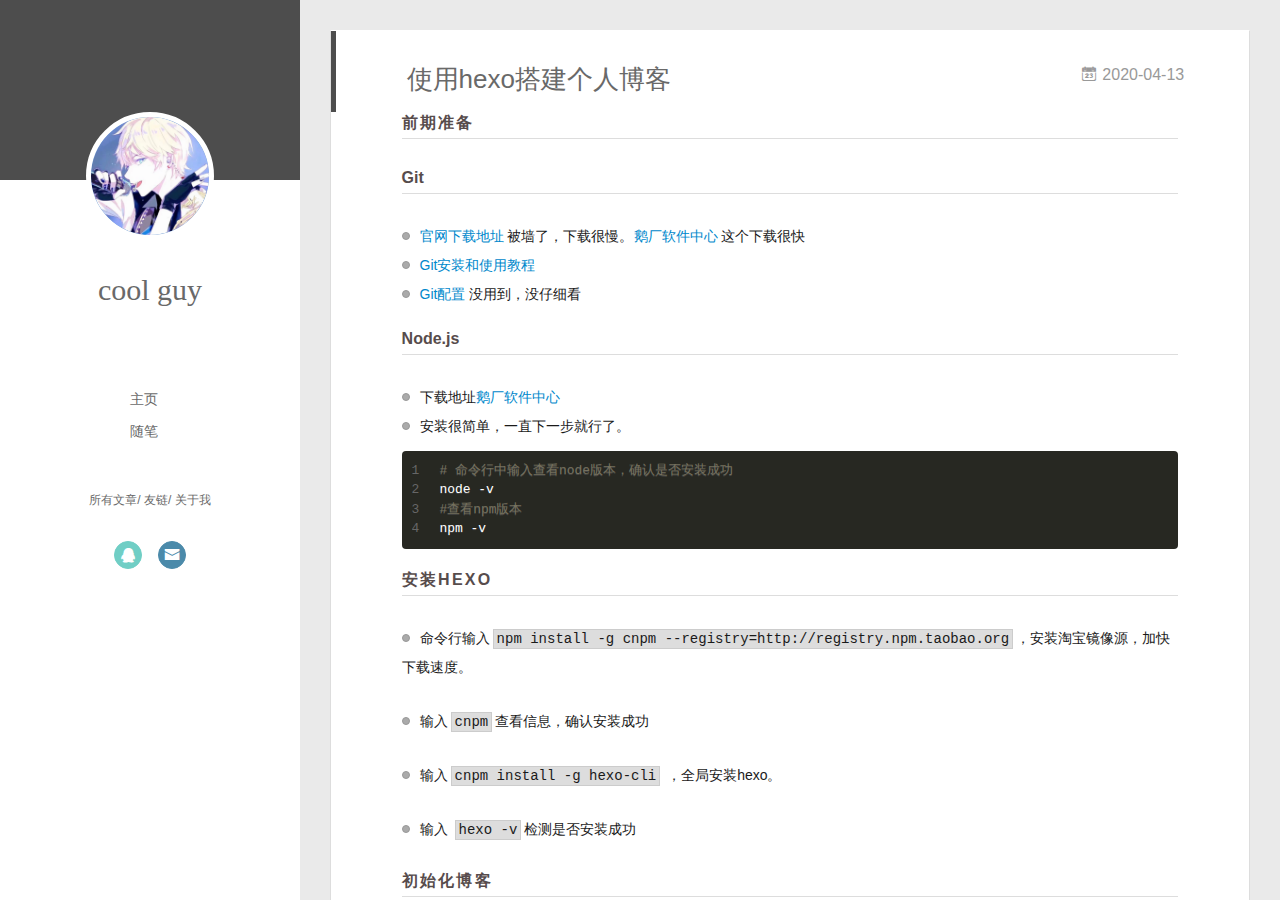
<file: index.html>
<!DOCTYPE html>
<html>
<head>
  <meta charset="utf-8">
  
  <meta name="renderer" content="webkit">
  <meta http-equiv="X-UA-Compatible" content="IE=edge" >
  <link rel="dns-prefetch" href="http://yoursite.com">
  <title>BestWebSite</title>
  <meta name="viewport" content="width=device-width, initial-scale=1, maximum-scale=1">
  <meta property="og:type" content="website">
<meta property="og:title" content="BestWebSite">
<meta property="og:url" content="http://yoursite.com/index.html">
<meta property="og:site_name" content="BestWebSite">
<meta property="og:locale" content="en_US">
<meta property="article:author" content="cool guy">
<meta name="twitter:card" content="summary">
  
    <link rel="alternative" href="/atom.xml" title="BestWebSite" type="application/atom+xml">
  
  
    <link rel="icon" href="/favicon.png">
  
  <link rel="stylesheet" type="text/css" href="/./main.0cf68a.css">
  <style type="text/css">
  
    #container.show {
      background: linear-gradient(200deg,#a0cfe4,#e8c37e);
    }
  </style>
  

  

<meta name="generator" content="Hexo 4.2.0"></head>

<body>
  <div id="container" q-class="show:isCtnShow">
    <canvas id="anm-canvas" class="anm-canvas"></canvas>
    <div class="left-col" q-class="show:isShow">
      
<div class="overlay" style="background: #4d4d4d"></div>
<div class="intrude-less">
	<header id="header" class="inner">
		<a href="/" class="profilepic">
			<img src="/assets/head.jpg" class="js-avatar">
		</a>
		<hgroup>
		  <h1 class="header-author"><a href="/">cool guy</a></h1>
		</hgroup>
		

		<nav class="header-menu">
			<ul>
			
				<li><a href="/">主页</a></li>
	        
				<li><a href="/tags/%E9%9A%8F%E7%AC%94/">随笔</a></li>
	        
			</ul>
		</nav>
		<nav class="header-smart-menu">
    		
    			
    			<a q-on="click: openSlider(e, 'innerArchive')" href="javascript:void(0)">所有文章</a>
    			
            
    			
    			<a q-on="click: openSlider(e, 'friends')" href="javascript:void(0)">友链</a>
    			
            
    			
    			<a q-on="click: openSlider(e, 'aboutme')" href="javascript:void(0)">关于我</a>
    			
            
		</nav>
		<nav class="header-nav">
			<div class="social">
				
					<a class="qq" target="_blank" href="/assets/qq.jpg" title="qq"><i class="icon-qq"></i></a>
		        
					<a class="mail" target="_blank" href="mailto:1715109157@qq.com" title="mail"><i class="icon-mail"></i></a>
		        
			</div>
		</nav>
	</header>		
</div>

    </div>
    <div class="mid-col" q-class="show:isShow,hide:isShow|isFalse">
      
<nav id="mobile-nav">
  	<div class="overlay js-overlay" style="background: #4d4d4d"></div>
	<div class="btnctn js-mobile-btnctn">
  		<div class="slider-trigger list" q-on="click: openSlider(e)"><i class="icon icon-sort"></i></div>
	</div>
	<div class="intrude-less">
		<header id="header" class="inner">
			<div class="profilepic">
				<img src="/assets/head.jpg" class="js-avatar">
			</div>
			<hgroup>
			  <h1 class="header-author js-header-author">cool guy</h1>
			</hgroup>
			
			
			
				
			
				
			
			
			
			<nav class="header-nav">
				<div class="social">
					
						<a class="qq" target="_blank" href="/assets/qq.jpg" title="qq"><i class="icon-qq"></i></a>
			        
						<a class="mail" target="_blank" href="mailto:1715109157@qq.com" title="mail"><i class="icon-mail"></i></a>
			        
				</div>
			</nav>

			<nav class="header-menu js-header-menu">
				<ul style="width: 50%">
				
				
					<li style="width: 50%"><a href="/">主页</a></li>
		        
					<li style="width: 50%"><a href="/tags/%E9%9A%8F%E7%AC%94/">随笔</a></li>
		        
				</ul>
			</nav>
		</header>				
	</div>
	<div class="mobile-mask" style="display:none" q-show="isShow"></div>
</nav>

      <div id="wrapper" class="body-wrap">
        <div class="menu-l">
          <div class="canvas-wrap">
            <canvas data-colors="#eaeaea" data-sectionHeight="100" data-contentId="js-content" id="myCanvas1" class="anm-canvas"></canvas>
          </div>
          <div id="js-content" class="content-ll">
            
  
    <article id="post-使用hexo搭建个人博客" class="article article-type-post  article-index" itemscope itemprop="blogPost">
  <div class="article-inner">
    
      <header class="article-header">
        
  
    <h1 itemprop="name">
      <a class="article-title" href="/2020/04/13/%E4%BD%BF%E7%94%A8hexo%E6%90%AD%E5%BB%BA%E4%B8%AA%E4%BA%BA%E5%8D%9A%E5%AE%A2/">使用hexo搭建个人博客</a>
    </h1>
  

        
        <a href="/2020/04/13/%E4%BD%BF%E7%94%A8hexo%E6%90%AD%E5%BB%BA%E4%B8%AA%E4%BA%BA%E5%8D%9A%E5%AE%A2/" class="archive-article-date">
  	<time datetime="2020-04-13T13:53:31.000Z" itemprop="datePublished"><i class="icon-calendar icon"></i>2020-04-13</time>
</a>
        
      </header>
    
    <div class="article-entry" itemprop="articleBody">
      
        <h4 id="前期准备"><a href="#前期准备" class="headerlink" title="前期准备"></a>前期准备</h4><h5 id="Git"><a href="#Git" class="headerlink" title="Git"></a>Git</h5><ul>
<li><a href="https://git-scm.com/" target="_blank" rel="noopener">官网下载地址</a> 被墙了，下载很慢。<a href="https://pc.qq.com/category/c13.html" target="_blank" rel="noopener">鹅厂软件中心</a> 这个下载很快</li>
<li><a href="https://www.cnblogs.com/ximiaomiao/p/7140456.html" target="_blank" rel="noopener">Git安装和使用教程</a></li>
<li><a href="http://www.xuanfengge.com/using-ssh-key-link-github-photo-tour.html" target="_blank" rel="noopener">Git配置</a> 没用到，没仔细看</li>
</ul>
<h5 id="Node-js"><a href="#Node-js" class="headerlink" title="Node.js"></a>Node.js</h5><ul>
<li>下载地址<a href="https://pc.qq.com/category/c13.html" target="_blank" rel="noopener">鹅厂软件中心</a></li>
<li>安装很简单，一直下一步就行了。</li>
</ul>
<figure class="highlight bash"><table><tr><td class="gutter"><pre><span class="line">1</span><br><span class="line">2</span><br><span class="line">3</span><br><span class="line">4</span><br></pre></td><td class="code"><pre><span class="line"><span class="comment"># 命令行中输入查看node版本，确认是否安装成功</span></span><br><span class="line">node -v   </span><br><span class="line"><span class="comment">#查看npm版本</span></span><br><span class="line">npm -v</span><br></pre></td></tr></table></figure>



<h4 id="安装hexo"><a href="#安装hexo" class="headerlink" title="安装hexo"></a>安装hexo</h4><ul>
<li><p>命令行输入<code>npm install -g cnpm --registry=http://registry.npm.taobao.org</code>，安装淘宝镜像源，加快下载速度。</p>
</li>
<li><p>输入<code>cnpm</code>查看信息，确认安装成功</p>
</li>
<li><p>输入<code>cnpm install -g hexo-cli</code> ，全局安装hexo。</p>
</li>
<li><p>输入 <code>hexo -v</code>检测是否安装成功</p>
</li>
</ul>
<h4 id="初始化博客"><a href="#初始化博客" class="headerlink" title="初始化博客"></a>初始化博客</h4><pre><code>- 在本地创建一个文件夹，命名为blog。之后的操作都在这个文件夹之内，如果出现问题可以删掉文件夹重来。
- 在blog目录下右键，点击git bash here。
- 输入 `hexo init` ，作用是初始化hexo。 这时可以看到blog目录下出现了一些文件。
- 输入`hexo s` ，启动hexo。这样就可以在http://localhost:4000 中查看网站了，按&lt;kbd&gt;Ctrl&lt;/kbd&gt; + &lt;kbd&gt;C&lt;/kbd&gt; 可以关闭。</code></pre><h4 id="创建一篇博客"><a href="#创建一篇博客" class="headerlink" title="创建一篇博客"></a>创建一篇博客</h4><ul>
<li>在blog目录下命令行输入<code>hexo new &quot;博客的标题&quot;</code> ， 创建新文章，之后可以用  Typora编写markdown文件。E:\Blog\source\_posts 这个目录下会出现一个新的.md文件。</li>
<li><code>hexo clean</code> 清理</li>
<li><code>hexo g</code> 生成</li>
<li><code>hexo s</code> 可以看到网站内多了一篇文章</li>
</ul>
<h4 id="将个人博客部署到github上"><a href="#将个人博客部署到github上" class="headerlink" title="将个人博客部署到github上"></a>将个人博客部署到github上</h4><ul>
<li><p>注册一个github账号，创建一个新的仓库，取名为 <code>你的github用户名.github.io</code> </p>
</li>
<li><p>命令 <code>cnpm install --save hexo-deployer-git</code> ， 在blog目录下安装git部署插件。</p>
<p>（后来有一次$ hexo d  时出现了 ERROR Deployer not found: git， 再安装一次就好了）</p>
</li>
<li><p>配置 blog\_config.yml 文件 ，再文件末尾添加下面几句</p>
<figure class="highlight yml"><table><tr><td class="gutter"><pre><span class="line">1</span><br><span class="line">2</span><br><span class="line">3</span><br><span class="line">4</span><br><span class="line">5</span><br><span class="line">6</span><br></pre></td><td class="code"><pre><span class="line"><span class="comment"># Deployment</span></span><br><span class="line"><span class="comment">## Docs: https://hexo.io/docs/deployment.html</span></span><br><span class="line"><span class="attr">deploy:</span></span><br><span class="line">  <span class="attr">type:</span> <span class="string">git</span></span><br><span class="line">  <span class="attr">repo:</span> <span class="string">https://github.com/YourGithubName/YourGithubName.github.io.git</span></span><br><span class="line">  <span class="attr">branch:</span> <span class="string">master</span></span><br></pre></td></tr></table></figure>
</li>
<li><p><code>git config --global user.name &quot;yourname&quot;</code> git中设置用户名。<code>git config --global user.email &quot;aa@qq.com&quot;</code> 设置邮箱。用户名和邮箱应与github账号的相同。</p>
</li>
<li><p>命令行输入<code>hexo d</code> ， 将网站部署到github仓库里。中途会询问用户名和密码，输入github中注册的账号的用户名和密码即可。</p>
</li>
<li><p>部署完成，<a href="http://YourGithubName.github.io/" target="_blank" rel="noopener">http://YourGithubName.github.io/</a> 这个网址可以访问个人博客。</p>
</li>
</ul>
<h4 id="更换博客主题"><a href="#更换博客主题" class="headerlink" title="更换博客主题"></a>更换博客主题</h4><ul>
<li><code>git clone https://github.com/litten/hexo-theme-yilia.git themes/yilia</code> ，这个命令用来下载yilia主题到themes目录下。可以到<a href="https://hexo.io/themes/" target="_blank" rel="noopener">官方网站</a>自由选择其他的博客主题下载。</li>
<li>修改hexo根目录下的 _config.yml 文件 ： theme: yilia</li>
<li><code>hexo clean</code> + <code>hexo g</code> + <code>hexo d</code> 重新查看个人博客，发现主题已经更换成功！</li>
</ul>

      

      
    </div>
    <div class="article-info article-info-index">
      
      
      

      
        <p class="article-more-link">
          <a class="article-more-a" href="/2020/04/13/%E4%BD%BF%E7%94%A8hexo%E6%90%AD%E5%BB%BA%E4%B8%AA%E4%BA%BA%E5%8D%9A%E5%AE%A2/">展开全文 >></a>
        </p>
      

      
      <div class="clearfix"></div>
    </div>
  </div>
</article>

<aside class="wrap-side-operation">
    <div class="mod-side-operation">
        
        <div class="jump-container" id="js-jump-container" style="display:none;">
            <a href="javascript:void(0)" class="mod-side-operation__jump-to-top">
                <i class="icon-font icon-back"></i>
            </a>
            <div id="js-jump-plan-container" class="jump-plan-container" style="top: -11px;">
                <i class="icon-font icon-plane jump-plane"></i>
            </div>
        </div>
        
        
    </div>
</aside>




  
    <article id="post-我的第一篇博客文章" class="article article-type-post  article-index" itemscope itemprop="blogPost">
  <div class="article-inner">
    
      <header class="article-header">
        
  
    <h1 itemprop="name">
      <a class="article-title" href="/2020/04/13/%E6%88%91%E7%9A%84%E7%AC%AC%E4%B8%80%E7%AF%87%E5%8D%9A%E5%AE%A2%E6%96%87%E7%AB%A0/">我的第一篇博客文章</a>
    </h1>
  

        
        <a href="/2020/04/13/%E6%88%91%E7%9A%84%E7%AC%AC%E4%B8%80%E7%AF%87%E5%8D%9A%E5%AE%A2%E6%96%87%E7%AB%A0/" class="archive-article-date">
  	<time datetime="2020-04-13T13:35:43.000Z" itemprop="datePublished"><i class="icon-calendar icon"></i>2020-04-13</time>
</a>
        
      </header>
    
    <div class="article-entry" itemprop="articleBody">
      
        <h3 id="我的第一篇博客文章"><a href="#我的第一篇博客文章" class="headerlink" title="我的第一篇博客文章"></a>我的第一篇博客文章</h3><h4 id="第一章"><a href="#第一章" class="headerlink" title="第一章"></a>第一章</h4><p>内容</p>
<hr>
<h4 id="第二章"><a href="#第二章" class="headerlink" title="第二章"></a>第二章</h4><p>内容</p>
<hr>
<h4 id="参考文献"><a href="#参考文献" class="headerlink" title="参考文献"></a>参考文献</h4><p><a href="http://www.baidu.com" target="_blank" rel="noopener">www.baidu.com</a></p>
<hr>

      

      
    </div>
    <div class="article-info article-info-index">
      
      
      

      
        <p class="article-more-link">
          <a class="article-more-a" href="/2020/04/13/%E6%88%91%E7%9A%84%E7%AC%AC%E4%B8%80%E7%AF%87%E5%8D%9A%E5%AE%A2%E6%96%87%E7%AB%A0/">展开全文 >></a>
        </p>
      

      
      <div class="clearfix"></div>
    </div>
  </div>
</article>

<aside class="wrap-side-operation">
    <div class="mod-side-operation">
        
        <div class="jump-container" id="js-jump-container" style="display:none;">
            <a href="javascript:void(0)" class="mod-side-operation__jump-to-top">
                <i class="icon-font icon-back"></i>
            </a>
            <div id="js-jump-plan-container" class="jump-plan-container" style="top: -11px;">
                <i class="icon-font icon-plane jump-plane"></i>
            </div>
        </div>
        
        
    </div>
</aside>




  
    <article id="post-hello-world" class="article article-type-post  article-index" itemscope itemprop="blogPost">
  <div class="article-inner">
    
      <header class="article-header">
        
  
    <h1 itemprop="name">
      <a class="article-title" href="/2020/04/11/hello-world/">Hello World</a>
    </h1>
  

        
        <a href="/2020/04/11/hello-world/" class="archive-article-date">
  	<time datetime="2020-04-11T07:18:00.422Z" itemprop="datePublished"><i class="icon-calendar icon"></i>2020-04-11</time>
</a>
        
      </header>
    
    <div class="article-entry" itemprop="articleBody">
      
        <p>Welcome to <a href="https://hexo.io/" target="_blank" rel="noopener">Hexo</a>! This is your very first post. Check <a href="https://hexo.io/docs/" target="_blank" rel="noopener">documentation</a> for more info. If you get any problems when using Hexo, you can find the answer in <a href="https://hexo.io/docs/troubleshooting.html" target="_blank" rel="noopener">troubleshooting</a> or you can ask me on <a href="https://github.com/hexojs/hexo/issues" target="_blank" rel="noopener">GitHub</a>.</p>
<h2 id="Quick-Start"><a href="#Quick-Start" class="headerlink" title="Quick Start"></a>Quick Start</h2><h3 id="Create-a-new-post"><a href="#Create-a-new-post" class="headerlink" title="Create a new post"></a>Create a new post</h3><figure class="highlight bash"><table><tr><td class="gutter"><pre><span class="line">1</span><br></pre></td><td class="code"><pre><span class="line">$ hexo new <span class="string">"My New Post"</span></span><br></pre></td></tr></table></figure>

<p>More info: <a href="https://hexo.io/docs/writing.html" target="_blank" rel="noopener">Writing</a></p>
        
      

      
    </div>
    <div class="article-info article-info-index">
      
      
      

      
        <p class="article-more-link">
          <a class="article-more-a" href="/2020/04/11/hello-world/">展开全文 >></a>
        </p>
      

      
      <div class="clearfix"></div>
    </div>
  </div>
</article>

<aside class="wrap-side-operation">
    <div class="mod-side-operation">
        
        <div class="jump-container" id="js-jump-container" style="display:none;">
            <a href="javascript:void(0)" class="mod-side-operation__jump-to-top">
                <i class="icon-font icon-back"></i>
            </a>
            <div id="js-jump-plan-container" class="jump-plan-container" style="top: -11px;">
                <i class="icon-font icon-plane jump-plane"></i>
            </div>
        </div>
        
        
    </div>
</aside>




  
  


          </div>
        </div>
      </div>
      <footer id="footer">
  <div class="outer">
    <div id="footer-info">
    	<div class="footer-left">
    		&copy; 2020 cool guy
    	</div>
      	<div class="footer-right">
      		<a href="http://hexo.io/" target="_blank">Hexo</a>  Theme <a href="https://github.com/litten/hexo-theme-yilia" target="_blank">Yilia</a> by Litten
      	</div>
    </div>
  </div>
</footer>
    </div>
    <script>
	var yiliaConfig = {
		mathjax: false,
		isHome: true,
		isPost: false,
		isArchive: false,
		isTag: false,
		isCategory: false,
		open_in_new: false,
		toc_hide_index: true,
		root: "/",
		innerArchive: true,
		showTags: false
	}
</script>

<script>!function(t){function n(e){if(r[e])return r[e].exports;var i=r[e]={exports:{},id:e,loaded:!1};return t[e].call(i.exports,i,i.exports,n),i.loaded=!0,i.exports}var r={};n.m=t,n.c=r,n.p="./",n(0)}([function(t,n,r){r(195),t.exports=r(191)},function(t,n,r){var e=r(3),i=r(52),o=r(27),u=r(28),c=r(53),f="prototype",a=function(t,n,r){var s,l,h,v,p=t&a.F,d=t&a.G,y=t&a.S,g=t&a.P,b=t&a.B,m=d?e:y?e[n]||(e[n]={}):(e[n]||{})[f],x=d?i:i[n]||(i[n]={}),w=x[f]||(x[f]={});d&&(r=n);for(s in r)l=!p&&m&&void 0!==m[s],h=(l?m:r)[s],v=b&&l?c(h,e):g&&"function"==typeof h?c(Function.call,h):h,m&&u(m,s,h,t&a.U),x[s]!=h&&o(x,s,v),g&&w[s]!=h&&(w[s]=h)};e.core=i,a.F=1,a.G=2,a.S=4,a.P=8,a.B=16,a.W=32,a.U=64,a.R=128,t.exports=a},function(t,n,r){var e=r(6);t.exports=function(t){if(!e(t))throw TypeError(t+" is not an object!");return t}},function(t,n){var r=t.exports="undefined"!=typeof window&&window.Math==Math?window:"undefined"!=typeof self&&self.Math==Math?self:Function("return this")();"number"==typeof __g&&(__g=r)},function(t,n){t.exports=function(t){try{return!!t()}catch(t){return!0}}},function(t,n){var r=t.exports="undefined"!=typeof window&&window.Math==Math?window:"undefined"!=typeof self&&self.Math==Math?self:Function("return this")();"number"==typeof __g&&(__g=r)},function(t,n){t.exports=function(t){return"object"==typeof t?null!==t:"function"==typeof t}},function(t,n,r){var e=r(126)("wks"),i=r(76),o=r(3).Symbol,u="function"==typeof o;(t.exports=function(t){return e[t]||(e[t]=u&&o[t]||(u?o:i)("Symbol."+t))}).store=e},function(t,n){var r={}.hasOwnProperty;t.exports=function(t,n){return r.call(t,n)}},function(t,n,r){var e=r(94),i=r(33);t.exports=function(t){return e(i(t))}},function(t,n,r){t.exports=!r(4)(function(){return 7!=Object.defineProperty({},"a",{get:function(){return 7}}).a})},function(t,n,r){var e=r(2),i=r(167),o=r(50),u=Object.defineProperty;n.f=r(10)?Object.defineProperty:function(t,n,r){if(e(t),n=o(n,!0),e(r),i)try{return u(t,n,r)}catch(t){}if("get"in r||"set"in r)throw TypeError("Accessors not supported!");return"value"in r&&(t[n]=r.value),t}},function(t,n,r){t.exports=!r(18)(function(){return 7!=Object.defineProperty({},"a",{get:function(){return 7}}).a})},function(t,n,r){var e=r(14),i=r(22);t.exports=r(12)?function(t,n,r){return e.f(t,n,i(1,r))}:function(t,n,r){return t[n]=r,t}},function(t,n,r){var e=r(20),i=r(58),o=r(42),u=Object.defineProperty;n.f=r(12)?Object.defineProperty:function(t,n,r){if(e(t),n=o(n,!0),e(r),i)try{return u(t,n,r)}catch(t){}if("get"in r||"set"in r)throw TypeError("Accessors not supported!");return"value"in r&&(t[n]=r.value),t}},function(t,n,r){var e=r(40)("wks"),i=r(23),o=r(5).Symbol,u="function"==typeof o;(t.exports=function(t){return e[t]||(e[t]=u&&o[t]||(u?o:i)("Symbol."+t))}).store=e},function(t,n,r){var e=r(67),i=Math.min;t.exports=function(t){return t>0?i(e(t),9007199254740991):0}},function(t,n,r){var e=r(46);t.exports=function(t){return Object(e(t))}},function(t,n){t.exports=function(t){try{return!!t()}catch(t){return!0}}},function(t,n,r){var e=r(63),i=r(34);t.exports=Object.keys||function(t){return e(t,i)}},function(t,n,r){var e=r(21);t.exports=function(t){if(!e(t))throw TypeError(t+" is not an object!");return t}},function(t,n){t.exports=function(t){return"object"==typeof t?null!==t:"function"==typeof t}},function(t,n){t.exports=function(t,n){return{enumerable:!(1&t),configurable:!(2&t),writable:!(4&t),value:n}}},function(t,n){var r=0,e=Math.random();t.exports=function(t){return"Symbol(".concat(void 0===t?"":t,")_",(++r+e).toString(36))}},function(t,n){var r={}.hasOwnProperty;t.exports=function(t,n){return r.call(t,n)}},function(t,n){var r=t.exports={version:"2.4.0"};"number"==typeof __e&&(__e=r)},function(t,n){t.exports=function(t){if("function"!=typeof t)throw TypeError(t+" is not a function!");return t}},function(t,n,r){var e=r(11),i=r(66);t.exports=r(10)?function(t,n,r){return e.f(t,n,i(1,r))}:function(t,n,r){return t[n]=r,t}},function(t,n,r){var e=r(3),i=r(27),o=r(24),u=r(76)("src"),c="toString",f=Function[c],a=(""+f).split(c);r(52).inspectSource=function(t){return f.call(t)},(t.exports=function(t,n,r,c){var f="function"==typeof r;f&&(o(r,"name")||i(r,"name",n)),t[n]!==r&&(f&&(o(r,u)||i(r,u,t[n]?""+t[n]:a.join(String(n)))),t===e?t[n]=r:c?t[n]?t[n]=r:i(t,n,r):(delete t[n],i(t,n,r)))})(Function.prototype,c,function(){return"function"==typeof this&&this[u]||f.call(this)})},function(t,n,r){var e=r(1),i=r(4),o=r(46),u=function(t,n,r,e){var i=String(o(t)),u="<"+n;return""!==r&&(u+=" "+r+'="'+String(e).replace(/"/g,"&quot;")+'"'),u+">"+i+"</"+n+">"};t.exports=function(t,n){var r={};r[t]=n(u),e(e.P+e.F*i(function(){var n=""[t]('"');return n!==n.toLowerCase()||n.split('"').length>3}),"String",r)}},function(t,n,r){var e=r(115),i=r(46);t.exports=function(t){return e(i(t))}},function(t,n,r){var e=r(116),i=r(66),o=r(30),u=r(50),c=r(24),f=r(167),a=Object.getOwnPropertyDescriptor;n.f=r(10)?a:function(t,n){if(t=o(t),n=u(n,!0),f)try{return a(t,n)}catch(t){}if(c(t,n))return i(!e.f.call(t,n),t[n])}},function(t,n,r){var e=r(24),i=r(17),o=r(145)("IE_PROTO"),u=Object.prototype;t.exports=Object.getPrototypeOf||function(t){return t=i(t),e(t,o)?t[o]:"function"==typeof t.constructor&&t instanceof t.constructor?t.constructor.prototype:t instanceof Object?u:null}},function(t,n){t.exports=function(t){if(void 0==t)throw TypeError("Can't call method on  "+t);return t}},function(t,n){t.exports="constructor,hasOwnProperty,isPrototypeOf,propertyIsEnumerable,toLocaleString,toString,valueOf".split(",")},function(t,n){t.exports={}},function(t,n){t.exports=!0},function(t,n){n.f={}.propertyIsEnumerable},function(t,n,r){var e=r(14).f,i=r(8),o=r(15)("toStringTag");t.exports=function(t,n,r){t&&!i(t=r?t:t.prototype,o)&&e(t,o,{configurable:!0,value:n})}},function(t,n,r){var e=r(40)("keys"),i=r(23);t.exports=function(t){return e[t]||(e[t]=i(t))}},function(t,n,r){var e=r(5),i="__core-js_shared__",o=e[i]||(e[i]={});t.exports=function(t){return o[t]||(o[t]={})}},function(t,n){var r=Math.ceil,e=Math.floor;t.exports=function(t){return isNaN(t=+t)?0:(t>0?e:r)(t)}},function(t,n,r){var e=r(21);t.exports=function(t,n){if(!e(t))return t;var r,i;if(n&&"function"==typeof(r=t.toString)&&!e(i=r.call(t)))return i;if("function"==typeof(r=t.valueOf)&&!e(i=r.call(t)))return i;if(!n&&"function"==typeof(r=t.toString)&&!e(i=r.call(t)))return i;throw TypeError("Can't convert object to primitive value")}},function(t,n,r){var e=r(5),i=r(25),o=r(36),u=r(44),c=r(14).f;t.exports=function(t){var n=i.Symbol||(i.Symbol=o?{}:e.Symbol||{});"_"==t.charAt(0)||t in n||c(n,t,{value:u.f(t)})}},function(t,n,r){n.f=r(15)},function(t,n){var r={}.toString;t.exports=function(t){return r.call(t).slice(8,-1)}},function(t,n){t.exports=function(t){if(void 0==t)throw TypeError("Can't call method on  "+t);return t}},function(t,n,r){var e=r(4);t.exports=function(t,n){return!!t&&e(function(){n?t.call(null,function(){},1):t.call(null)})}},function(t,n,r){var e=r(53),i=r(115),o=r(17),u=r(16),c=r(203);t.exports=function(t,n){var r=1==t,f=2==t,a=3==t,s=4==t,l=6==t,h=5==t||l,v=n||c;return function(n,c,p){for(var d,y,g=o(n),b=i(g),m=e(c,p,3),x=u(b.length),w=0,S=r?v(n,x):f?v(n,0):void 0;x>w;w++)if((h||w in b)&&(d=b[w],y=m(d,w,g),t))if(r)S[w]=y;else if(y)switch(t){case 3:return!0;case 5:return d;case 6:return w;case 2:S.push(d)}else if(s)return!1;return l?-1:a||s?s:S}}},function(t,n,r){var e=r(1),i=r(52),o=r(4);t.exports=function(t,n){var r=(i.Object||{})[t]||Object[t],u={};u[t]=n(r),e(e.S+e.F*o(function(){r(1)}),"Object",u)}},function(t,n,r){var e=r(6);t.exports=function(t,n){if(!e(t))return t;var r,i;if(n&&"function"==typeof(r=t.toString)&&!e(i=r.call(t)))return i;if("function"==typeof(r=t.valueOf)&&!e(i=r.call(t)))return i;if(!n&&"function"==typeof(r=t.toString)&&!e(i=r.call(t)))return i;throw TypeError("Can't convert object to primitive value")}},function(t,n,r){var e=r(5),i=r(25),o=r(91),u=r(13),c="prototype",f=function(t,n,r){var a,s,l,h=t&f.F,v=t&f.G,p=t&f.S,d=t&f.P,y=t&f.B,g=t&f.W,b=v?i:i[n]||(i[n]={}),m=b[c],x=v?e:p?e[n]:(e[n]||{})[c];v&&(r=n);for(a in r)(s=!h&&x&&void 0!==x[a])&&a in b||(l=s?x[a]:r[a],b[a]=v&&"function"!=typeof x[a]?r[a]:y&&s?o(l,e):g&&x[a]==l?function(t){var n=function(n,r,e){if(this instanceof t){switch(arguments.length){case 0:return new t;case 1:return new t(n);case 2:return new t(n,r)}return new t(n,r,e)}return t.apply(this,arguments)};return n[c]=t[c],n}(l):d&&"function"==typeof l?o(Function.call,l):l,d&&((b.virtual||(b.virtual={}))[a]=l,t&f.R&&m&&!m[a]&&u(m,a,l)))};f.F=1,f.G=2,f.S=4,f.P=8,f.B=16,f.W=32,f.U=64,f.R=128,t.exports=f},function(t,n){var r=t.exports={version:"2.4.0"};"number"==typeof __e&&(__e=r)},function(t,n,r){var e=r(26);t.exports=function(t,n,r){if(e(t),void 0===n)return t;switch(r){case 1:return function(r){return t.call(n,r)};case 2:return function(r,e){return t.call(n,r,e)};case 3:return function(r,e,i){return t.call(n,r,e,i)}}return function(){return t.apply(n,arguments)}}},function(t,n,r){var e=r(183),i=r(1),o=r(126)("metadata"),u=o.store||(o.store=new(r(186))),c=function(t,n,r){var i=u.get(t);if(!i){if(!r)return;u.set(t,i=new e)}var o=i.get(n);if(!o){if(!r)return;i.set(n,o=new e)}return o},f=function(t,n,r){var e=c(n,r,!1);return void 0!==e&&e.has(t)},a=function(t,n,r){var e=c(n,r,!1);return void 0===e?void 0:e.get(t)},s=function(t,n,r,e){c(r,e,!0).set(t,n)},l=function(t,n){var r=c(t,n,!1),e=[];return r&&r.forEach(function(t,n){e.push(n)}),e},h=function(t){return void 0===t||"symbol"==typeof t?t:String(t)},v=function(t){i(i.S,"Reflect",t)};t.exports={store:u,map:c,has:f,get:a,set:s,keys:l,key:h,exp:v}},function(t,n,r){"use strict";if(r(10)){var e=r(69),i=r(3),o=r(4),u=r(1),c=r(127),f=r(152),a=r(53),s=r(68),l=r(66),h=r(27),v=r(73),p=r(67),d=r(16),y=r(75),g=r(50),b=r(24),m=r(180),x=r(114),w=r(6),S=r(17),_=r(137),O=r(70),E=r(32),P=r(71).f,j=r(154),F=r(76),M=r(7),A=r(48),N=r(117),T=r(146),I=r(155),k=r(80),L=r(123),R=r(74),C=r(130),D=r(160),U=r(11),W=r(31),G=U.f,B=W.f,V=i.RangeError,z=i.TypeError,q=i.Uint8Array,K="ArrayBuffer",J="Shared"+K,Y="BYTES_PER_ELEMENT",H="prototype",$=Array[H],X=f.ArrayBuffer,Q=f.DataView,Z=A(0),tt=A(2),nt=A(3),rt=A(4),et=A(5),it=A(6),ot=N(!0),ut=N(!1),ct=I.values,ft=I.keys,at=I.entries,st=$.lastIndexOf,lt=$.reduce,ht=$.reduceRight,vt=$.join,pt=$.sort,dt=$.slice,yt=$.toString,gt=$.toLocaleString,bt=M("iterator"),mt=M("toStringTag"),xt=F("typed_constructor"),wt=F("def_constructor"),St=c.CONSTR,_t=c.TYPED,Ot=c.VIEW,Et="Wrong length!",Pt=A(1,function(t,n){return Tt(T(t,t[wt]),n)}),jt=o(function(){return 1===new q(new Uint16Array([1]).buffer)[0]}),Ft=!!q&&!!q[H].set&&o(function(){new q(1).set({})}),Mt=function(t,n){if(void 0===t)throw z(Et);var r=+t,e=d(t);if(n&&!m(r,e))throw V(Et);return e},At=function(t,n){var r=p(t);if(r<0||r%n)throw V("Wrong offset!");return r},Nt=function(t){if(w(t)&&_t in t)return t;throw z(t+" is not a typed array!")},Tt=function(t,n){if(!(w(t)&&xt in t))throw z("It is not a typed array constructor!");return new t(n)},It=function(t,n){return kt(T(t,t[wt]),n)},kt=function(t,n){for(var r=0,e=n.length,i=Tt(t,e);e>r;)i[r]=n[r++];return i},Lt=function(t,n,r){G(t,n,{get:function(){return this._d[r]}})},Rt=function(t){var n,r,e,i,o,u,c=S(t),f=arguments.length,s=f>1?arguments[1]:void 0,l=void 0!==s,h=j(c);if(void 0!=h&&!_(h)){for(u=h.call(c),e=[],n=0;!(o=u.next()).done;n++)e.push(o.value);c=e}for(l&&f>2&&(s=a(s,arguments[2],2)),n=0,r=d(c.length),i=Tt(this,r);r>n;n++)i[n]=l?s(c[n],n):c[n];return i},Ct=function(){for(var t=0,n=arguments.length,r=Tt(this,n);n>t;)r[t]=arguments[t++];return r},Dt=!!q&&o(function(){gt.call(new q(1))}),Ut=function(){return gt.apply(Dt?dt.call(Nt(this)):Nt(this),arguments)},Wt={copyWithin:function(t,n){return D.call(Nt(this),t,n,arguments.length>2?arguments[2]:void 0)},every:function(t){return rt(Nt(this),t,arguments.length>1?arguments[1]:void 0)},fill:function(t){return C.apply(Nt(this),arguments)},filter:function(t){return It(this,tt(Nt(this),t,arguments.length>1?arguments[1]:void 0))},find:function(t){return et(Nt(this),t,arguments.length>1?arguments[1]:void 0)},findIndex:function(t){return it(Nt(this),t,arguments.length>1?arguments[1]:void 0)},forEach:function(t){Z(Nt(this),t,arguments.length>1?arguments[1]:void 0)},indexOf:function(t){return ut(Nt(this),t,arguments.length>1?arguments[1]:void 0)},includes:function(t){return ot(Nt(this),t,arguments.length>1?arguments[1]:void 0)},join:function(t){return vt.apply(Nt(this),arguments)},lastIndexOf:function(t){return st.apply(Nt(this),arguments)},map:function(t){return Pt(Nt(this),t,arguments.length>1?arguments[1]:void 0)},reduce:function(t){return lt.apply(Nt(this),arguments)},reduceRight:function(t){return ht.apply(Nt(this),arguments)},reverse:function(){for(var t,n=this,r=Nt(n).length,e=Math.floor(r/2),i=0;i<e;)t=n[i],n[i++]=n[--r],n[r]=t;return n},some:function(t){return nt(Nt(this),t,arguments.length>1?arguments[1]:void 0)},sort:function(t){return pt.call(Nt(this),t)},subarray:function(t,n){var r=Nt(this),e=r.length,i=y(t,e);return new(T(r,r[wt]))(r.buffer,r.byteOffset+i*r.BYTES_PER_ELEMENT,d((void 0===n?e:y(n,e))-i))}},Gt=function(t,n){return It(this,dt.call(Nt(this),t,n))},Bt=function(t){Nt(this);var n=At(arguments[1],1),r=this.length,e=S(t),i=d(e.length),o=0;if(i+n>r)throw V(Et);for(;o<i;)this[n+o]=e[o++]},Vt={entries:function(){return at.call(Nt(this))},keys:function(){return ft.call(Nt(this))},values:function(){return ct.call(Nt(this))}},zt=function(t,n){return w(t)&&t[_t]&&"symbol"!=typeof n&&n in t&&String(+n)==String(n)},qt=function(t,n){return zt(t,n=g(n,!0))?l(2,t[n]):B(t,n)},Kt=function(t,n,r){return!(zt(t,n=g(n,!0))&&w(r)&&b(r,"value"))||b(r,"get")||b(r,"set")||r.configurable||b(r,"writable")&&!r.writable||b(r,"enumerable")&&!r.enumerable?G(t,n,r):(t[n]=r.value,t)};St||(W.f=qt,U.f=Kt),u(u.S+u.F*!St,"Object",{getOwnPropertyDescriptor:qt,defineProperty:Kt}),o(function(){yt.call({})})&&(yt=gt=function(){return vt.call(this)});var Jt=v({},Wt);v(Jt,Vt),h(Jt,bt,Vt.values),v(Jt,{slice:Gt,set:Bt,constructor:function(){},toString:yt,toLocaleString:Ut}),Lt(Jt,"buffer","b"),Lt(Jt,"byteOffset","o"),Lt(Jt,"byteLength","l"),Lt(Jt,"length","e"),G(Jt,mt,{get:function(){return this[_t]}}),t.exports=function(t,n,r,f){f=!!f;var a=t+(f?"Clamped":"")+"Array",l="Uint8Array"!=a,v="get"+t,p="set"+t,y=i[a],g=y||{},b=y&&E(y),m=!y||!c.ABV,S={},_=y&&y[H],j=function(t,r){var e=t._d;return e.v[v](r*n+e.o,jt)},F=function(t,r,e){var i=t._d;f&&(e=(e=Math.round(e))<0?0:e>255?255:255&e),i.v[p](r*n+i.o,e,jt)},M=function(t,n){G(t,n,{get:function(){return j(this,n)},set:function(t){return F(this,n,t)},enumerable:!0})};m?(y=r(function(t,r,e,i){s(t,y,a,"_d");var o,u,c,f,l=0,v=0;if(w(r)){if(!(r instanceof X||(f=x(r))==K||f==J))return _t in r?kt(y,r):Rt.call(y,r);o=r,v=At(e,n);var p=r.byteLength;if(void 0===i){if(p%n)throw V(Et);if((u=p-v)<0)throw V(Et)}else if((u=d(i)*n)+v>p)throw V(Et);c=u/n}else c=Mt(r,!0),u=c*n,o=new X(u);for(h(t,"_d",{b:o,o:v,l:u,e:c,v:new Q(o)});l<c;)M(t,l++)}),_=y[H]=O(Jt),h(_,"constructor",y)):L(function(t){new y(null),new y(t)},!0)||(y=r(function(t,r,e,i){s(t,y,a);var o;return w(r)?r instanceof X||(o=x(r))==K||o==J?void 0!==i?new g(r,At(e,n),i):void 0!==e?new g(r,At(e,n)):new g(r):_t in r?kt(y,r):Rt.call(y,r):new g(Mt(r,l))}),Z(b!==Function.prototype?P(g).concat(P(b)):P(g),function(t){t in y||h(y,t,g[t])}),y[H]=_,e||(_.constructor=y));var A=_[bt],N=!!A&&("values"==A.name||void 0==A.name),T=Vt.values;h(y,xt,!0),h(_,_t,a),h(_,Ot,!0),h(_,wt,y),(f?new y(1)[mt]==a:mt in _)||G(_,mt,{get:function(){return a}}),S[a]=y,u(u.G+u.W+u.F*(y!=g),S),u(u.S,a,{BYTES_PER_ELEMENT:n,from:Rt,of:Ct}),Y in _||h(_,Y,n),u(u.P,a,Wt),R(a),u(u.P+u.F*Ft,a,{set:Bt}),u(u.P+u.F*!N,a,Vt),u(u.P+u.F*(_.toString!=yt),a,{toString:yt}),u(u.P+u.F*o(function(){new y(1).slice()}),a,{slice:Gt}),u(u.P+u.F*(o(function(){return[1,2].toLocaleString()!=new y([1,2]).toLocaleString()})||!o(function(){_.toLocaleString.call([1,2])})),a,{toLocaleString:Ut}),k[a]=N?A:T,e||N||h(_,bt,T)}}else t.exports=function(){}},function(t,n){var r={}.toString;t.exports=function(t){return r.call(t).slice(8,-1)}},function(t,n,r){var e=r(21),i=r(5).document,o=e(i)&&e(i.createElement);t.exports=function(t){return o?i.createElement(t):{}}},function(t,n,r){t.exports=!r(12)&&!r(18)(function(){return 7!=Object.defineProperty(r(57)("div"),"a",{get:function(){return 7}}).a})},function(t,n,r){"use strict";var e=r(36),i=r(51),o=r(64),u=r(13),c=r(8),f=r(35),a=r(96),s=r(38),l=r(103),h=r(15)("iterator"),v=!([].keys&&"next"in[].keys()),p="keys",d="values",y=function(){return this};t.exports=function(t,n,r,g,b,m,x){a(r,n,g);var w,S,_,O=function(t){if(!v&&t in F)return F[t];switch(t){case p:case d:return function(){return new r(this,t)}}return function(){return new r(this,t)}},E=n+" Iterator",P=b==d,j=!1,F=t.prototype,M=F[h]||F["@@iterator"]||b&&F[b],A=M||O(b),N=b?P?O("entries"):A:void 0,T="Array"==n?F.entries||M:M;if(T&&(_=l(T.call(new t)))!==Object.prototype&&(s(_,E,!0),e||c(_,h)||u(_,h,y)),P&&M&&M.name!==d&&(j=!0,A=function(){return M.call(this)}),e&&!x||!v&&!j&&F[h]||u(F,h,A),f[n]=A,f[E]=y,b)if(w={values:P?A:O(d),keys:m?A:O(p),entries:N},x)for(S in w)S in F||o(F,S,w[S]);else i(i.P+i.F*(v||j),n,w);return w}},function(t,n,r){var e=r(20),i=r(100),o=r(34),u=r(39)("IE_PROTO"),c=function(){},f="prototype",a=function(){var t,n=r(57)("iframe"),e=o.length;for(n.style.display="none",r(93).appendChild(n),n.src="javascript:",t=n.contentWindow.document,t.open(),t.write("<script>document.F=Object<\/script>"),t.close(),a=t.F;e--;)delete a[f][o[e]];return a()};t.exports=Object.create||function(t,n){var r;return null!==t?(c[f]=e(t),r=new c,c[f]=null,r[u]=t):r=a(),void 0===n?r:i(r,n)}},function(t,n,r){var e=r(63),i=r(34).concat("length","prototype");n.f=Object.getOwnPropertyNames||function(t){return e(t,i)}},function(t,n){n.f=Object.getOwnPropertySymbols},function(t,n,r){var e=r(8),i=r(9),o=r(90)(!1),u=r(39)("IE_PROTO");t.exports=function(t,n){var r,c=i(t),f=0,a=[];for(r in c)r!=u&&e(c,r)&&a.push(r);for(;n.length>f;)e(c,r=n[f++])&&(~o(a,r)||a.push(r));return a}},function(t,n,r){t.exports=r(13)},function(t,n,r){var e=r(76)("meta"),i=r(6),o=r(24),u=r(11).f,c=0,f=Object.isExtensible||function(){return!0},a=!r(4)(function(){return f(Object.preventExtensions({}))}),s=function(t){u(t,e,{value:{i:"O"+ ++c,w:{}}})},l=function(t,n){if(!i(t))return"symbol"==typeof t?t:("string"==typeof t?"S":"P")+t;if(!o(t,e)){if(!f(t))return"F";if(!n)return"E";s(t)}return t[e].i},h=function(t,n){if(!o(t,e)){if(!f(t))return!0;if(!n)return!1;s(t)}return t[e].w},v=function(t){return a&&p.NEED&&f(t)&&!o(t,e)&&s(t),t},p=t.exports={KEY:e,NEED:!1,fastKey:l,getWeak:h,onFreeze:v}},function(t,n){t.exports=function(t,n){return{enumerable:!(1&t),configurable:!(2&t),writable:!(4&t),value:n}}},function(t,n){var r=Math.ceil,e=Math.floor;t.exports=function(t){return isNaN(t=+t)?0:(t>0?e:r)(t)}},function(t,n){t.exports=function(t,n,r,e){if(!(t instanceof n)||void 0!==e&&e in t)throw TypeError(r+": incorrect invocation!");return t}},function(t,n){t.exports=!1},function(t,n,r){var e=r(2),i=r(173),o=r(133),u=r(145)("IE_PROTO"),c=function(){},f="prototype",a=function(){var t,n=r(132)("iframe"),e=o.length;for(n.style.display="none",r(135).appendChild(n),n.src="javascript:",t=n.contentWindow.document,t.open(),t.write("<script>document.F=Object<\/script>"),t.close(),a=t.F;e--;)delete a[f][o[e]];return a()};t.exports=Object.create||function(t,n){var r;return null!==t?(c[f]=e(t),r=new c,c[f]=null,r[u]=t):r=a(),void 0===n?r:i(r,n)}},function(t,n,r){var e=r(175),i=r(133).concat("length","prototype");n.f=Object.getOwnPropertyNames||function(t){return e(t,i)}},function(t,n,r){var e=r(175),i=r(133);t.exports=Object.keys||function(t){return e(t,i)}},function(t,n,r){var e=r(28);t.exports=function(t,n,r){for(var i in n)e(t,i,n[i],r);return t}},function(t,n,r){"use strict";var e=r(3),i=r(11),o=r(10),u=r(7)("species");t.exports=function(t){var n=e[t];o&&n&&!n[u]&&i.f(n,u,{configurable:!0,get:function(){return this}})}},function(t,n,r){var e=r(67),i=Math.max,o=Math.min;t.exports=function(t,n){return t=e(t),t<0?i(t+n,0):o(t,n)}},function(t,n){var r=0,e=Math.random();t.exports=function(t){return"Symbol(".concat(void 0===t?"":t,")_",(++r+e).toString(36))}},function(t,n,r){var e=r(33);t.exports=function(t){return Object(e(t))}},function(t,n,r){var e=r(7)("unscopables"),i=Array.prototype;void 0==i[e]&&r(27)(i,e,{}),t.exports=function(t){i[e][t]=!0}},function(t,n,r){var e=r(53),i=r(169),o=r(137),u=r(2),c=r(16),f=r(154),a={},s={},n=t.exports=function(t,n,r,l,h){var v,p,d,y,g=h?function(){return t}:f(t),b=e(r,l,n?2:1),m=0;if("function"!=typeof g)throw TypeError(t+" is not iterable!");if(o(g)){for(v=c(t.length);v>m;m++)if((y=n?b(u(p=t[m])[0],p[1]):b(t[m]))===a||y===s)return y}else for(d=g.call(t);!(p=d.next()).done;)if((y=i(d,b,p.value,n))===a||y===s)return y};n.BREAK=a,n.RETURN=s},function(t,n){t.exports={}},function(t,n,r){var e=r(11).f,i=r(24),o=r(7)("toStringTag");t.exports=function(t,n,r){t&&!i(t=r?t:t.prototype,o)&&e(t,o,{configurable:!0,value:n})}},function(t,n,r){var e=r(1),i=r(46),o=r(4),u=r(150),c="["+u+"]",f="​",a=RegExp("^"+c+c+"*"),s=RegExp(c+c+"*$"),l=function(t,n,r){var i={},c=o(function(){return!!u[t]()||f[t]()!=f}),a=i[t]=c?n(h):u[t];r&&(i[r]=a),e(e.P+e.F*c,"String",i)},h=l.trim=function(t,n){return t=String(i(t)),1&n&&(t=t.replace(a,"")),2&n&&(t=t.replace(s,"")),t};t.exports=l},function(t,n,r){t.exports={default:r(86),__esModule:!0}},function(t,n,r){t.exports={default:r(87),__esModule:!0}},function(t,n,r){"use strict";function e(t){return t&&t.__esModule?t:{default:t}}n.__esModule=!0;var i=r(84),o=e(i),u=r(83),c=e(u),f="function"==typeof c.default&&"symbol"==typeof o.default?function(t){return typeof t}:function(t){return t&&"function"==typeof c.default&&t.constructor===c.default&&t!==c.default.prototype?"symbol":typeof t};n.default="function"==typeof c.default&&"symbol"===f(o.default)?function(t){return void 0===t?"undefined":f(t)}:function(t){return t&&"function"==typeof c.default&&t.constructor===c.default&&t!==c.default.prototype?"symbol":void 0===t?"undefined":f(t)}},function(t,n,r){r(110),r(108),r(111),r(112),t.exports=r(25).Symbol},function(t,n,r){r(109),r(113),t.exports=r(44).f("iterator")},function(t,n){t.exports=function(t){if("function"!=typeof t)throw TypeError(t+" is not a function!");return t}},function(t,n){t.exports=function(){}},function(t,n,r){var e=r(9),i=r(106),o=r(105);t.exports=function(t){return function(n,r,u){var c,f=e(n),a=i(f.length),s=o(u,a);if(t&&r!=r){for(;a>s;)if((c=f[s++])!=c)return!0}else for(;a>s;s++)if((t||s in f)&&f[s]===r)return t||s||0;return!t&&-1}}},function(t,n,r){var e=r(88);t.exports=function(t,n,r){if(e(t),void 0===n)return t;switch(r){case 1:return function(r){return t.call(n,r)};case 2:return function(r,e){return t.call(n,r,e)};case 3:return function(r,e,i){return t.call(n,r,e,i)}}return function(){return t.apply(n,arguments)}}},function(t,n,r){var e=r(19),i=r(62),o=r(37);t.exports=function(t){var n=e(t),r=i.f;if(r)for(var u,c=r(t),f=o.f,a=0;c.length>a;)f.call(t,u=c[a++])&&n.push(u);return n}},function(t,n,r){t.exports=r(5).document&&document.documentElement},function(t,n,r){var e=r(56);t.exports=Object("z").propertyIsEnumerable(0)?Object:function(t){return"String"==e(t)?t.split(""):Object(t)}},function(t,n,r){var e=r(56);t.exports=Array.isArray||function(t){return"Array"==e(t)}},function(t,n,r){"use strict";var e=r(60),i=r(22),o=r(38),u={};r(13)(u,r(15)("iterator"),function(){return this}),t.exports=function(t,n,r){t.prototype=e(u,{next:i(1,r)}),o(t,n+" Iterator")}},function(t,n){t.exports=function(t,n){return{value:n,done:!!t}}},function(t,n,r){var e=r(19),i=r(9);t.exports=function(t,n){for(var r,o=i(t),u=e(o),c=u.length,f=0;c>f;)if(o[r=u[f++]]===n)return r}},function(t,n,r){var e=r(23)("meta"),i=r(21),o=r(8),u=r(14).f,c=0,f=Object.isExtensible||function(){return!0},a=!r(18)(function(){return f(Object.preventExtensions({}))}),s=function(t){u(t,e,{value:{i:"O"+ ++c,w:{}}})},l=function(t,n){if(!i(t))return"symbol"==typeof t?t:("string"==typeof t?"S":"P")+t;if(!o(t,e)){if(!f(t))return"F";if(!n)return"E";s(t)}return t[e].i},h=function(t,n){if(!o(t,e)){if(!f(t))return!0;if(!n)return!1;s(t)}return t[e].w},v=function(t){return a&&p.NEED&&f(t)&&!o(t,e)&&s(t),t},p=t.exports={KEY:e,NEED:!1,fastKey:l,getWeak:h,onFreeze:v}},function(t,n,r){var e=r(14),i=r(20),o=r(19);t.exports=r(12)?Object.defineProperties:function(t,n){i(t);for(var r,u=o(n),c=u.length,f=0;c>f;)e.f(t,r=u[f++],n[r]);return t}},function(t,n,r){var e=r(37),i=r(22),o=r(9),u=r(42),c=r(8),f=r(58),a=Object.getOwnPropertyDescriptor;n.f=r(12)?a:function(t,n){if(t=o(t),n=u(n,!0),f)try{return a(t,n)}catch(t){}if(c(t,n))return i(!e.f.call(t,n),t[n])}},function(t,n,r){var e=r(9),i=r(61).f,o={}.toString,u="object"==typeof window&&window&&Object.getOwnPropertyNames?Object.getOwnPropertyNames(window):[],c=function(t){try{return i(t)}catch(t){return u.slice()}};t.exports.f=function(t){return u&&"[object Window]"==o.call(t)?c(t):i(e(t))}},function(t,n,r){var e=r(8),i=r(77),o=r(39)("IE_PROTO"),u=Object.prototype;t.exports=Object.getPrototypeOf||function(t){return t=i(t),e(t,o)?t[o]:"function"==typeof t.constructor&&t instanceof t.constructor?t.constructor.prototype:t instanceof Object?u:null}},function(t,n,r){var e=r(41),i=r(33);t.exports=function(t){return function(n,r){var o,u,c=String(i(n)),f=e(r),a=c.length;return f<0||f>=a?t?"":void 0:(o=c.charCodeAt(f),o<55296||o>56319||f+1===a||(u=c.charCodeAt(f+1))<56320||u>57343?t?c.charAt(f):o:t?c.slice(f,f+2):u-56320+(o-55296<<10)+65536)}}},function(t,n,r){var e=r(41),i=Math.max,o=Math.min;t.exports=function(t,n){return t=e(t),t<0?i(t+n,0):o(t,n)}},function(t,n,r){var e=r(41),i=Math.min;t.exports=function(t){return t>0?i(e(t),9007199254740991):0}},function(t,n,r){"use strict";var e=r(89),i=r(97),o=r(35),u=r(9);t.exports=r(59)(Array,"Array",function(t,n){this._t=u(t),this._i=0,this._k=n},function(){var t=this._t,n=this._k,r=this._i++;return!t||r>=t.length?(this._t=void 0,i(1)):"keys"==n?i(0,r):"values"==n?i(0,t[r]):i(0,[r,t[r]])},"values"),o.Arguments=o.Array,e("keys"),e("values"),e("entries")},function(t,n){},function(t,n,r){"use strict";var e=r(104)(!0);r(59)(String,"String",function(t){this._t=String(t),this._i=0},function(){var t,n=this._t,r=this._i;return r>=n.length?{value:void 0,done:!0}:(t=e(n,r),this._i+=t.length,{value:t,done:!1})})},function(t,n,r){"use strict";var e=r(5),i=r(8),o=r(12),u=r(51),c=r(64),f=r(99).KEY,a=r(18),s=r(40),l=r(38),h=r(23),v=r(15),p=r(44),d=r(43),y=r(98),g=r(92),b=r(95),m=r(20),x=r(9),w=r(42),S=r(22),_=r(60),O=r(102),E=r(101),P=r(14),j=r(19),F=E.f,M=P.f,A=O.f,N=e.Symbol,T=e.JSON,I=T&&T.stringify,k="prototype",L=v("_hidden"),R=v("toPrimitive"),C={}.propertyIsEnumerable,D=s("symbol-registry"),U=s("symbols"),W=s("op-symbols"),G=Object[k],B="function"==typeof N,V=e.QObject,z=!V||!V[k]||!V[k].findChild,q=o&&a(function(){return 7!=_(M({},"a",{get:function(){return M(this,"a",{value:7}).a}})).a})?function(t,n,r){var e=F(G,n);e&&delete G[n],M(t,n,r),e&&t!==G&&M(G,n,e)}:M,K=function(t){var n=U[t]=_(N[k]);return n._k=t,n},J=B&&"symbol"==typeof N.iterator?function(t){return"symbol"==typeof t}:function(t){return t instanceof N},Y=function(t,n,r){return t===G&&Y(W,n,r),m(t),n=w(n,!0),m(r),i(U,n)?(r.enumerable?(i(t,L)&&t[L][n]&&(t[L][n]=!1),r=_(r,{enumerable:S(0,!1)})):(i(t,L)||M(t,L,S(1,{})),t[L][n]=!0),q(t,n,r)):M(t,n,r)},H=function(t,n){m(t);for(var r,e=g(n=x(n)),i=0,o=e.length;o>i;)Y(t,r=e[i++],n[r]);return t},$=function(t,n){return void 0===n?_(t):H(_(t),n)},X=function(t){var n=C.call(this,t=w(t,!0));return!(this===G&&i(U,t)&&!i(W,t))&&(!(n||!i(this,t)||!i(U,t)||i(this,L)&&this[L][t])||n)},Q=function(t,n){if(t=x(t),n=w(n,!0),t!==G||!i(U,n)||i(W,n)){var r=F(t,n);return!r||!i(U,n)||i(t,L)&&t[L][n]||(r.enumerable=!0),r}},Z=function(t){for(var n,r=A(x(t)),e=[],o=0;r.length>o;)i(U,n=r[o++])||n==L||n==f||e.push(n);return e},tt=function(t){for(var n,r=t===G,e=A(r?W:x(t)),o=[],u=0;e.length>u;)!i(U,n=e[u++])||r&&!i(G,n)||o.push(U[n]);return o};B||(N=function(){if(this instanceof N)throw TypeError("Symbol is not a constructor!");var t=h(arguments.length>0?arguments[0]:void 0),n=function(r){this===G&&n.call(W,r),i(this,L)&&i(this[L],t)&&(this[L][t]=!1),q(this,t,S(1,r))};return o&&z&&q(G,t,{configurable:!0,set:n}),K(t)},c(N[k],"toString",function(){return this._k}),E.f=Q,P.f=Y,r(61).f=O.f=Z,r(37).f=X,r(62).f=tt,o&&!r(36)&&c(G,"propertyIsEnumerable",X,!0),p.f=function(t){return K(v(t))}),u(u.G+u.W+u.F*!B,{Symbol:N});for(var nt="hasInstance,isConcatSpreadable,iterator,match,replace,search,species,split,toPrimitive,toStringTag,unscopables".split(","),rt=0;nt.length>rt;)v(nt[rt++]);for(var nt=j(v.store),rt=0;nt.length>rt;)d(nt[rt++]);u(u.S+u.F*!B,"Symbol",{for:function(t){return i(D,t+="")?D[t]:D[t]=N(t)},keyFor:function(t){if(J(t))return y(D,t);throw TypeError(t+" is not a symbol!")},useSetter:function(){z=!0},useSimple:function(){z=!1}}),u(u.S+u.F*!B,"Object",{create:$,defineProperty:Y,defineProperties:H,getOwnPropertyDescriptor:Q,getOwnPropertyNames:Z,getOwnPropertySymbols:tt}),T&&u(u.S+u.F*(!B||a(function(){var t=N();return"[null]"!=I([t])||"{}"!=I({a:t})||"{}"!=I(Object(t))})),"JSON",{stringify:function(t){if(void 0!==t&&!J(t)){for(var n,r,e=[t],i=1;arguments.length>i;)e.push(arguments[i++]);return n=e[1],"function"==typeof n&&(r=n),!r&&b(n)||(n=function(t,n){if(r&&(n=r.call(this,t,n)),!J(n))return n}),e[1]=n,I.apply(T,e)}}}),N[k][R]||r(13)(N[k],R,N[k].valueOf),l(N,"Symbol"),l(Math,"Math",!0),l(e.JSON,"JSON",!0)},function(t,n,r){r(43)("asyncIterator")},function(t,n,r){r(43)("observable")},function(t,n,r){r(107);for(var e=r(5),i=r(13),o=r(35),u=r(15)("toStringTag"),c=["NodeList","DOMTokenList","MediaList","StyleSheetList","CSSRuleList"],f=0;f<5;f++){var a=c[f],s=e[a],l=s&&s.prototype;l&&!l[u]&&i(l,u,a),o[a]=o.Array}},function(t,n,r){var e=r(45),i=r(7)("toStringTag"),o="Arguments"==e(function(){return arguments}()),u=function(t,n){try{return t[n]}catch(t){}};t.exports=function(t){var n,r,c;return void 0===t?"Undefined":null===t?"Null":"string"==typeof(r=u(n=Object(t),i))?r:o?e(n):"Object"==(c=e(n))&&"function"==typeof n.callee?"Arguments":c}},function(t,n,r){var e=r(45);t.exports=Object("z").propertyIsEnumerable(0)?Object:function(t){return"String"==e(t)?t.split(""):Object(t)}},function(t,n){n.f={}.propertyIsEnumerable},function(t,n,r){var e=r(30),i=r(16),o=r(75);t.exports=function(t){return function(n,r,u){var c,f=e(n),a=i(f.length),s=o(u,a);if(t&&r!=r){for(;a>s;)if((c=f[s++])!=c)return!0}else for(;a>s;s++)if((t||s in f)&&f[s]===r)return t||s||0;return!t&&-1}}},function(t,n,r){"use strict";var e=r(3),i=r(1),o=r(28),u=r(73),c=r(65),f=r(79),a=r(68),s=r(6),l=r(4),h=r(123),v=r(81),p=r(136);t.exports=function(t,n,r,d,y,g){var b=e[t],m=b,x=y?"set":"add",w=m&&m.prototype,S={},_=function(t){var n=w[t];o(w,t,"delete"==t?function(t){return!(g&&!s(t))&&n.call(this,0===t?0:t)}:"has"==t?function(t){return!(g&&!s(t))&&n.call(this,0===t?0:t)}:"get"==t?function(t){return g&&!s(t)?void 0:n.call(this,0===t?0:t)}:"add"==t?function(t){return n.call(this,0===t?0:t),this}:function(t,r){return n.call(this,0===t?0:t,r),this})};if("function"==typeof m&&(g||w.forEach&&!l(function(){(new m).entries().next()}))){var O=new m,E=O[x](g?{}:-0,1)!=O,P=l(function(){O.has(1)}),j=h(function(t){new m(t)}),F=!g&&l(function(){for(var t=new m,n=5;n--;)t[x](n,n);return!t.has(-0)});j||(m=n(function(n,r){a(n,m,t);var e=p(new b,n,m);return void 0!=r&&f(r,y,e[x],e),e}),m.prototype=w,w.constructor=m),(P||F)&&(_("delete"),_("has"),y&&_("get")),(F||E)&&_(x),g&&w.clear&&delete w.clear}else m=d.getConstructor(n,t,y,x),u(m.prototype,r),c.NEED=!0;return v(m,t),S[t]=m,i(i.G+i.W+i.F*(m!=b),S),g||d.setStrong(m,t,y),m}},function(t,n,r){"use strict";var e=r(27),i=r(28),o=r(4),u=r(46),c=r(7);t.exports=function(t,n,r){var f=c(t),a=r(u,f,""[t]),s=a[0],l=a[1];o(function(){var n={};return n[f]=function(){return 7},7!=""[t](n)})&&(i(String.prototype,t,s),e(RegExp.prototype,f,2==n?function(t,n){return l.call(t,this,n)}:function(t){return l.call(t,this)}))}
},function(t,n,r){"use strict";var e=r(2);t.exports=function(){var t=e(this),n="";return t.global&&(n+="g"),t.ignoreCase&&(n+="i"),t.multiline&&(n+="m"),t.unicode&&(n+="u"),t.sticky&&(n+="y"),n}},function(t,n){t.exports=function(t,n,r){var e=void 0===r;switch(n.length){case 0:return e?t():t.call(r);case 1:return e?t(n[0]):t.call(r,n[0]);case 2:return e?t(n[0],n[1]):t.call(r,n[0],n[1]);case 3:return e?t(n[0],n[1],n[2]):t.call(r,n[0],n[1],n[2]);case 4:return e?t(n[0],n[1],n[2],n[3]):t.call(r,n[0],n[1],n[2],n[3])}return t.apply(r,n)}},function(t,n,r){var e=r(6),i=r(45),o=r(7)("match");t.exports=function(t){var n;return e(t)&&(void 0!==(n=t[o])?!!n:"RegExp"==i(t))}},function(t,n,r){var e=r(7)("iterator"),i=!1;try{var o=[7][e]();o.return=function(){i=!0},Array.from(o,function(){throw 2})}catch(t){}t.exports=function(t,n){if(!n&&!i)return!1;var r=!1;try{var o=[7],u=o[e]();u.next=function(){return{done:r=!0}},o[e]=function(){return u},t(o)}catch(t){}return r}},function(t,n,r){t.exports=r(69)||!r(4)(function(){var t=Math.random();__defineSetter__.call(null,t,function(){}),delete r(3)[t]})},function(t,n){n.f=Object.getOwnPropertySymbols},function(t,n,r){var e=r(3),i="__core-js_shared__",o=e[i]||(e[i]={});t.exports=function(t){return o[t]||(o[t]={})}},function(t,n,r){for(var e,i=r(3),o=r(27),u=r(76),c=u("typed_array"),f=u("view"),a=!(!i.ArrayBuffer||!i.DataView),s=a,l=0,h="Int8Array,Uint8Array,Uint8ClampedArray,Int16Array,Uint16Array,Int32Array,Uint32Array,Float32Array,Float64Array".split(",");l<9;)(e=i[h[l++]])?(o(e.prototype,c,!0),o(e.prototype,f,!0)):s=!1;t.exports={ABV:a,CONSTR:s,TYPED:c,VIEW:f}},function(t,n){"use strict";var r={versions:function(){var t=window.navigator.userAgent;return{trident:t.indexOf("Trident")>-1,presto:t.indexOf("Presto")>-1,webKit:t.indexOf("AppleWebKit")>-1,gecko:t.indexOf("Gecko")>-1&&-1==t.indexOf("KHTML"),mobile:!!t.match(/AppleWebKit.*Mobile.*/),ios:!!t.match(/\(i[^;]+;( U;)? CPU.+Mac OS X/),android:t.indexOf("Android")>-1||t.indexOf("Linux")>-1,iPhone:t.indexOf("iPhone")>-1||t.indexOf("Mac")>-1,iPad:t.indexOf("iPad")>-1,webApp:-1==t.indexOf("Safari"),weixin:-1==t.indexOf("MicroMessenger")}}()};t.exports=r},function(t,n,r){"use strict";var e=r(85),i=function(t){return t&&t.__esModule?t:{default:t}}(e),o=function(){function t(t,n,e){return n||e?String.fromCharCode(n||e):r[t]||t}function n(t){return e[t]}var r={"&quot;":'"',"&lt;":"<","&gt;":">","&amp;":"&","&nbsp;":" "},e={};for(var u in r)e[r[u]]=u;return r["&apos;"]="'",e["'"]="&#39;",{encode:function(t){return t?(""+t).replace(/['<> "&]/g,n).replace(/\r?\n/g,"<br/>").replace(/\s/g,"&nbsp;"):""},decode:function(n){return n?(""+n).replace(/<br\s*\/?>/gi,"\n").replace(/&quot;|&lt;|&gt;|&amp;|&nbsp;|&apos;|&#(\d+);|&#(\d+)/g,t).replace(/\u00a0/g," "):""},encodeBase16:function(t){if(!t)return t;t+="";for(var n=[],r=0,e=t.length;e>r;r++)n.push(t.charCodeAt(r).toString(16).toUpperCase());return n.join("")},encodeBase16forJSON:function(t){if(!t)return t;t=t.replace(/[\u4E00-\u9FBF]/gi,function(t){return escape(t).replace("%u","\\u")});for(var n=[],r=0,e=t.length;e>r;r++)n.push(t.charCodeAt(r).toString(16).toUpperCase());return n.join("")},decodeBase16:function(t){if(!t)return t;t+="";for(var n=[],r=0,e=t.length;e>r;r+=2)n.push(String.fromCharCode("0x"+t.slice(r,r+2)));return n.join("")},encodeObject:function(t){if(t instanceof Array)for(var n=0,r=t.length;r>n;n++)t[n]=o.encodeObject(t[n]);else if("object"==(void 0===t?"undefined":(0,i.default)(t)))for(var e in t)t[e]=o.encodeObject(t[e]);else if("string"==typeof t)return o.encode(t);return t},loadScript:function(t){var n=document.createElement("script");document.getElementsByTagName("body")[0].appendChild(n),n.setAttribute("src",t)},addLoadEvent:function(t){var n=window.onload;"function"!=typeof window.onload?window.onload=t:window.onload=function(){n(),t()}}}}();t.exports=o},function(t,n,r){"use strict";var e=r(17),i=r(75),o=r(16);t.exports=function(t){for(var n=e(this),r=o(n.length),u=arguments.length,c=i(u>1?arguments[1]:void 0,r),f=u>2?arguments[2]:void 0,a=void 0===f?r:i(f,r);a>c;)n[c++]=t;return n}},function(t,n,r){"use strict";var e=r(11),i=r(66);t.exports=function(t,n,r){n in t?e.f(t,n,i(0,r)):t[n]=r}},function(t,n,r){var e=r(6),i=r(3).document,o=e(i)&&e(i.createElement);t.exports=function(t){return o?i.createElement(t):{}}},function(t,n){t.exports="constructor,hasOwnProperty,isPrototypeOf,propertyIsEnumerable,toLocaleString,toString,valueOf".split(",")},function(t,n,r){var e=r(7)("match");t.exports=function(t){var n=/./;try{"/./"[t](n)}catch(r){try{return n[e]=!1,!"/./"[t](n)}catch(t){}}return!0}},function(t,n,r){t.exports=r(3).document&&document.documentElement},function(t,n,r){var e=r(6),i=r(144).set;t.exports=function(t,n,r){var o,u=n.constructor;return u!==r&&"function"==typeof u&&(o=u.prototype)!==r.prototype&&e(o)&&i&&i(t,o),t}},function(t,n,r){var e=r(80),i=r(7)("iterator"),o=Array.prototype;t.exports=function(t){return void 0!==t&&(e.Array===t||o[i]===t)}},function(t,n,r){var e=r(45);t.exports=Array.isArray||function(t){return"Array"==e(t)}},function(t,n,r){"use strict";var e=r(70),i=r(66),o=r(81),u={};r(27)(u,r(7)("iterator"),function(){return this}),t.exports=function(t,n,r){t.prototype=e(u,{next:i(1,r)}),o(t,n+" Iterator")}},function(t,n,r){"use strict";var e=r(69),i=r(1),o=r(28),u=r(27),c=r(24),f=r(80),a=r(139),s=r(81),l=r(32),h=r(7)("iterator"),v=!([].keys&&"next"in[].keys()),p="keys",d="values",y=function(){return this};t.exports=function(t,n,r,g,b,m,x){a(r,n,g);var w,S,_,O=function(t){if(!v&&t in F)return F[t];switch(t){case p:case d:return function(){return new r(this,t)}}return function(){return new r(this,t)}},E=n+" Iterator",P=b==d,j=!1,F=t.prototype,M=F[h]||F["@@iterator"]||b&&F[b],A=M||O(b),N=b?P?O("entries"):A:void 0,T="Array"==n?F.entries||M:M;if(T&&(_=l(T.call(new t)))!==Object.prototype&&(s(_,E,!0),e||c(_,h)||u(_,h,y)),P&&M&&M.name!==d&&(j=!0,A=function(){return M.call(this)}),e&&!x||!v&&!j&&F[h]||u(F,h,A),f[n]=A,f[E]=y,b)if(w={values:P?A:O(d),keys:m?A:O(p),entries:N},x)for(S in w)S in F||o(F,S,w[S]);else i(i.P+i.F*(v||j),n,w);return w}},function(t,n){var r=Math.expm1;t.exports=!r||r(10)>22025.465794806718||r(10)<22025.465794806718||-2e-17!=r(-2e-17)?function(t){return 0==(t=+t)?t:t>-1e-6&&t<1e-6?t+t*t/2:Math.exp(t)-1}:r},function(t,n){t.exports=Math.sign||function(t){return 0==(t=+t)||t!=t?t:t<0?-1:1}},function(t,n,r){var e=r(3),i=r(151).set,o=e.MutationObserver||e.WebKitMutationObserver,u=e.process,c=e.Promise,f="process"==r(45)(u);t.exports=function(){var t,n,r,a=function(){var e,i;for(f&&(e=u.domain)&&e.exit();t;){i=t.fn,t=t.next;try{i()}catch(e){throw t?r():n=void 0,e}}n=void 0,e&&e.enter()};if(f)r=function(){u.nextTick(a)};else if(o){var s=!0,l=document.createTextNode("");new o(a).observe(l,{characterData:!0}),r=function(){l.data=s=!s}}else if(c&&c.resolve){var h=c.resolve();r=function(){h.then(a)}}else r=function(){i.call(e,a)};return function(e){var i={fn:e,next:void 0};n&&(n.next=i),t||(t=i,r()),n=i}}},function(t,n,r){var e=r(6),i=r(2),o=function(t,n){if(i(t),!e(n)&&null!==n)throw TypeError(n+": can't set as prototype!")};t.exports={set:Object.setPrototypeOf||("__proto__"in{}?function(t,n,e){try{e=r(53)(Function.call,r(31).f(Object.prototype,"__proto__").set,2),e(t,[]),n=!(t instanceof Array)}catch(t){n=!0}return function(t,r){return o(t,r),n?t.__proto__=r:e(t,r),t}}({},!1):void 0),check:o}},function(t,n,r){var e=r(126)("keys"),i=r(76);t.exports=function(t){return e[t]||(e[t]=i(t))}},function(t,n,r){var e=r(2),i=r(26),o=r(7)("species");t.exports=function(t,n){var r,u=e(t).constructor;return void 0===u||void 0==(r=e(u)[o])?n:i(r)}},function(t,n,r){var e=r(67),i=r(46);t.exports=function(t){return function(n,r){var o,u,c=String(i(n)),f=e(r),a=c.length;return f<0||f>=a?t?"":void 0:(o=c.charCodeAt(f),o<55296||o>56319||f+1===a||(u=c.charCodeAt(f+1))<56320||u>57343?t?c.charAt(f):o:t?c.slice(f,f+2):u-56320+(o-55296<<10)+65536)}}},function(t,n,r){var e=r(122),i=r(46);t.exports=function(t,n,r){if(e(n))throw TypeError("String#"+r+" doesn't accept regex!");return String(i(t))}},function(t,n,r){"use strict";var e=r(67),i=r(46);t.exports=function(t){var n=String(i(this)),r="",o=e(t);if(o<0||o==1/0)throw RangeError("Count can't be negative");for(;o>0;(o>>>=1)&&(n+=n))1&o&&(r+=n);return r}},function(t,n){t.exports="\t\n\v\f\r   ᠎             　\u2028\u2029\ufeff"},function(t,n,r){var e,i,o,u=r(53),c=r(121),f=r(135),a=r(132),s=r(3),l=s.process,h=s.setImmediate,v=s.clearImmediate,p=s.MessageChannel,d=0,y={},g="onreadystatechange",b=function(){var t=+this;if(y.hasOwnProperty(t)){var n=y[t];delete y[t],n()}},m=function(t){b.call(t.data)};h&&v||(h=function(t){for(var n=[],r=1;arguments.length>r;)n.push(arguments[r++]);return y[++d]=function(){c("function"==typeof t?t:Function(t),n)},e(d),d},v=function(t){delete y[t]},"process"==r(45)(l)?e=function(t){l.nextTick(u(b,t,1))}:p?(i=new p,o=i.port2,i.port1.onmessage=m,e=u(o.postMessage,o,1)):s.addEventListener&&"function"==typeof postMessage&&!s.importScripts?(e=function(t){s.postMessage(t+"","*")},s.addEventListener("message",m,!1)):e=g in a("script")?function(t){f.appendChild(a("script"))[g]=function(){f.removeChild(this),b.call(t)}}:function(t){setTimeout(u(b,t,1),0)}),t.exports={set:h,clear:v}},function(t,n,r){"use strict";var e=r(3),i=r(10),o=r(69),u=r(127),c=r(27),f=r(73),a=r(4),s=r(68),l=r(67),h=r(16),v=r(71).f,p=r(11).f,d=r(130),y=r(81),g="ArrayBuffer",b="DataView",m="prototype",x="Wrong length!",w="Wrong index!",S=e[g],_=e[b],O=e.Math,E=e.RangeError,P=e.Infinity,j=S,F=O.abs,M=O.pow,A=O.floor,N=O.log,T=O.LN2,I="buffer",k="byteLength",L="byteOffset",R=i?"_b":I,C=i?"_l":k,D=i?"_o":L,U=function(t,n,r){var e,i,o,u=Array(r),c=8*r-n-1,f=(1<<c)-1,a=f>>1,s=23===n?M(2,-24)-M(2,-77):0,l=0,h=t<0||0===t&&1/t<0?1:0;for(t=F(t),t!=t||t===P?(i=t!=t?1:0,e=f):(e=A(N(t)/T),t*(o=M(2,-e))<1&&(e--,o*=2),t+=e+a>=1?s/o:s*M(2,1-a),t*o>=2&&(e++,o/=2),e+a>=f?(i=0,e=f):e+a>=1?(i=(t*o-1)*M(2,n),e+=a):(i=t*M(2,a-1)*M(2,n),e=0));n>=8;u[l++]=255&i,i/=256,n-=8);for(e=e<<n|i,c+=n;c>0;u[l++]=255&e,e/=256,c-=8);return u[--l]|=128*h,u},W=function(t,n,r){var e,i=8*r-n-1,o=(1<<i)-1,u=o>>1,c=i-7,f=r-1,a=t[f--],s=127&a;for(a>>=7;c>0;s=256*s+t[f],f--,c-=8);for(e=s&(1<<-c)-1,s>>=-c,c+=n;c>0;e=256*e+t[f],f--,c-=8);if(0===s)s=1-u;else{if(s===o)return e?NaN:a?-P:P;e+=M(2,n),s-=u}return(a?-1:1)*e*M(2,s-n)},G=function(t){return t[3]<<24|t[2]<<16|t[1]<<8|t[0]},B=function(t){return[255&t]},V=function(t){return[255&t,t>>8&255]},z=function(t){return[255&t,t>>8&255,t>>16&255,t>>24&255]},q=function(t){return U(t,52,8)},K=function(t){return U(t,23,4)},J=function(t,n,r){p(t[m],n,{get:function(){return this[r]}})},Y=function(t,n,r,e){var i=+r,o=l(i);if(i!=o||o<0||o+n>t[C])throw E(w);var u=t[R]._b,c=o+t[D],f=u.slice(c,c+n);return e?f:f.reverse()},H=function(t,n,r,e,i,o){var u=+r,c=l(u);if(u!=c||c<0||c+n>t[C])throw E(w);for(var f=t[R]._b,a=c+t[D],s=e(+i),h=0;h<n;h++)f[a+h]=s[o?h:n-h-1]},$=function(t,n){s(t,S,g);var r=+n,e=h(r);if(r!=e)throw E(x);return e};if(u.ABV){if(!a(function(){new S})||!a(function(){new S(.5)})){S=function(t){return new j($(this,t))};for(var X,Q=S[m]=j[m],Z=v(j),tt=0;Z.length>tt;)(X=Z[tt++])in S||c(S,X,j[X]);o||(Q.constructor=S)}var nt=new _(new S(2)),rt=_[m].setInt8;nt.setInt8(0,2147483648),nt.setInt8(1,2147483649),!nt.getInt8(0)&&nt.getInt8(1)||f(_[m],{setInt8:function(t,n){rt.call(this,t,n<<24>>24)},setUint8:function(t,n){rt.call(this,t,n<<24>>24)}},!0)}else S=function(t){var n=$(this,t);this._b=d.call(Array(n),0),this[C]=n},_=function(t,n,r){s(this,_,b),s(t,S,b);var e=t[C],i=l(n);if(i<0||i>e)throw E("Wrong offset!");if(r=void 0===r?e-i:h(r),i+r>e)throw E(x);this[R]=t,this[D]=i,this[C]=r},i&&(J(S,k,"_l"),J(_,I,"_b"),J(_,k,"_l"),J(_,L,"_o")),f(_[m],{getInt8:function(t){return Y(this,1,t)[0]<<24>>24},getUint8:function(t){return Y(this,1,t)[0]},getInt16:function(t){var n=Y(this,2,t,arguments[1]);return(n[1]<<8|n[0])<<16>>16},getUint16:function(t){var n=Y(this,2,t,arguments[1]);return n[1]<<8|n[0]},getInt32:function(t){return G(Y(this,4,t,arguments[1]))},getUint32:function(t){return G(Y(this,4,t,arguments[1]))>>>0},getFloat32:function(t){return W(Y(this,4,t,arguments[1]),23,4)},getFloat64:function(t){return W(Y(this,8,t,arguments[1]),52,8)},setInt8:function(t,n){H(this,1,t,B,n)},setUint8:function(t,n){H(this,1,t,B,n)},setInt16:function(t,n){H(this,2,t,V,n,arguments[2])},setUint16:function(t,n){H(this,2,t,V,n,arguments[2])},setInt32:function(t,n){H(this,4,t,z,n,arguments[2])},setUint32:function(t,n){H(this,4,t,z,n,arguments[2])},setFloat32:function(t,n){H(this,4,t,K,n,arguments[2])},setFloat64:function(t,n){H(this,8,t,q,n,arguments[2])}});y(S,g),y(_,b),c(_[m],u.VIEW,!0),n[g]=S,n[b]=_},function(t,n,r){var e=r(3),i=r(52),o=r(69),u=r(182),c=r(11).f;t.exports=function(t){var n=i.Symbol||(i.Symbol=o?{}:e.Symbol||{});"_"==t.charAt(0)||t in n||c(n,t,{value:u.f(t)})}},function(t,n,r){var e=r(114),i=r(7)("iterator"),o=r(80);t.exports=r(52).getIteratorMethod=function(t){if(void 0!=t)return t[i]||t["@@iterator"]||o[e(t)]}},function(t,n,r){"use strict";var e=r(78),i=r(170),o=r(80),u=r(30);t.exports=r(140)(Array,"Array",function(t,n){this._t=u(t),this._i=0,this._k=n},function(){var t=this._t,n=this._k,r=this._i++;return!t||r>=t.length?(this._t=void 0,i(1)):"keys"==n?i(0,r):"values"==n?i(0,t[r]):i(0,[r,t[r]])},"values"),o.Arguments=o.Array,e("keys"),e("values"),e("entries")},function(t,n){function r(t,n){t.classList?t.classList.add(n):t.className+=" "+n}t.exports=r},function(t,n){function r(t,n){if(t.classList)t.classList.remove(n);else{var r=new RegExp("(^|\\b)"+n.split(" ").join("|")+"(\\b|$)","gi");t.className=t.className.replace(r," ")}}t.exports=r},function(t,n){function r(){throw new Error("setTimeout has not been defined")}function e(){throw new Error("clearTimeout has not been defined")}function i(t){if(s===setTimeout)return setTimeout(t,0);if((s===r||!s)&&setTimeout)return s=setTimeout,setTimeout(t,0);try{return s(t,0)}catch(n){try{return s.call(null,t,0)}catch(n){return s.call(this,t,0)}}}function o(t){if(l===clearTimeout)return clearTimeout(t);if((l===e||!l)&&clearTimeout)return l=clearTimeout,clearTimeout(t);try{return l(t)}catch(n){try{return l.call(null,t)}catch(n){return l.call(this,t)}}}function u(){d&&v&&(d=!1,v.length?p=v.concat(p):y=-1,p.length&&c())}function c(){if(!d){var t=i(u);d=!0;for(var n=p.length;n;){for(v=p,p=[];++y<n;)v&&v[y].run();y=-1,n=p.length}v=null,d=!1,o(t)}}function f(t,n){this.fun=t,this.array=n}function a(){}var s,l,h=t.exports={};!function(){try{s="function"==typeof setTimeout?setTimeout:r}catch(t){s=r}try{l="function"==typeof clearTimeout?clearTimeout:e}catch(t){l=e}}();var v,p=[],d=!1,y=-1;h.nextTick=function(t){var n=new Array(arguments.length-1);if(arguments.length>1)for(var r=1;r<arguments.length;r++)n[r-1]=arguments[r];p.push(new f(t,n)),1!==p.length||d||i(c)},f.prototype.run=function(){this.fun.apply(null,this.array)},h.title="browser",h.browser=!0,h.env={},h.argv=[],h.version="",h.versions={},h.on=a,h.addListener=a,h.once=a,h.off=a,h.removeListener=a,h.removeAllListeners=a,h.emit=a,h.prependListener=a,h.prependOnceListener=a,h.listeners=function(t){return[]},h.binding=function(t){throw new Error("process.binding is not supported")},h.cwd=function(){return"/"},h.chdir=function(t){throw new Error("process.chdir is not supported")},h.umask=function(){return 0}},function(t,n,r){var e=r(45);t.exports=function(t,n){if("number"!=typeof t&&"Number"!=e(t))throw TypeError(n);return+t}},function(t,n,r){"use strict";var e=r(17),i=r(75),o=r(16);t.exports=[].copyWithin||function(t,n){var r=e(this),u=o(r.length),c=i(t,u),f=i(n,u),a=arguments.length>2?arguments[2]:void 0,s=Math.min((void 0===a?u:i(a,u))-f,u-c),l=1;for(f<c&&c<f+s&&(l=-1,f+=s-1,c+=s-1);s-- >0;)f in r?r[c]=r[f]:delete r[c],c+=l,f+=l;return r}},function(t,n,r){var e=r(79);t.exports=function(t,n){var r=[];return e(t,!1,r.push,r,n),r}},function(t,n,r){var e=r(26),i=r(17),o=r(115),u=r(16);t.exports=function(t,n,r,c,f){e(n);var a=i(t),s=o(a),l=u(a.length),h=f?l-1:0,v=f?-1:1;if(r<2)for(;;){if(h in s){c=s[h],h+=v;break}if(h+=v,f?h<0:l<=h)throw TypeError("Reduce of empty array with no initial value")}for(;f?h>=0:l>h;h+=v)h in s&&(c=n(c,s[h],h,a));return c}},function(t,n,r){"use strict";var e=r(26),i=r(6),o=r(121),u=[].slice,c={},f=function(t,n,r){if(!(n in c)){for(var e=[],i=0;i<n;i++)e[i]="a["+i+"]";c[n]=Function("F,a","return new F("+e.join(",")+")")}return c[n](t,r)};t.exports=Function.bind||function(t){var n=e(this),r=u.call(arguments,1),c=function(){var e=r.concat(u.call(arguments));return this instanceof c?f(n,e.length,e):o(n,e,t)};return i(n.prototype)&&(c.prototype=n.prototype),c}},function(t,n,r){"use strict";var e=r(11).f,i=r(70),o=r(73),u=r(53),c=r(68),f=r(46),a=r(79),s=r(140),l=r(170),h=r(74),v=r(10),p=r(65).fastKey,d=v?"_s":"size",y=function(t,n){var r,e=p(n);if("F"!==e)return t._i[e];for(r=t._f;r;r=r.n)if(r.k==n)return r};t.exports={getConstructor:function(t,n,r,s){var l=t(function(t,e){c(t,l,n,"_i"),t._i=i(null),t._f=void 0,t._l=void 0,t[d]=0,void 0!=e&&a(e,r,t[s],t)});return o(l.prototype,{clear:function(){for(var t=this,n=t._i,r=t._f;r;r=r.n)r.r=!0,r.p&&(r.p=r.p.n=void 0),delete n[r.i];t._f=t._l=void 0,t[d]=0},delete:function(t){var n=this,r=y(n,t);if(r){var e=r.n,i=r.p;delete n._i[r.i],r.r=!0,i&&(i.n=e),e&&(e.p=i),n._f==r&&(n._f=e),n._l==r&&(n._l=i),n[d]--}return!!r},forEach:function(t){c(this,l,"forEach");for(var n,r=u(t,arguments.length>1?arguments[1]:void 0,3);n=n?n.n:this._f;)for(r(n.v,n.k,this);n&&n.r;)n=n.p},has:function(t){return!!y(this,t)}}),v&&e(l.prototype,"size",{get:function(){return f(this[d])}}),l},def:function(t,n,r){var e,i,o=y(t,n);return o?o.v=r:(t._l=o={i:i=p(n,!0),k:n,v:r,p:e=t._l,n:void 0,r:!1},t._f||(t._f=o),e&&(e.n=o),t[d]++,"F"!==i&&(t._i[i]=o)),t},getEntry:y,setStrong:function(t,n,r){s(t,n,function(t,n){this._t=t,this._k=n,this._l=void 0},function(){for(var t=this,n=t._k,r=t._l;r&&r.r;)r=r.p;return t._t&&(t._l=r=r?r.n:t._t._f)?"keys"==n?l(0,r.k):"values"==n?l(0,r.v):l(0,[r.k,r.v]):(t._t=void 0,l(1))},r?"entries":"values",!r,!0),h(n)}}},function(t,n,r){var e=r(114),i=r(161);t.exports=function(t){return function(){if(e(this)!=t)throw TypeError(t+"#toJSON isn't generic");return i(this)}}},function(t,n,r){"use strict";var e=r(73),i=r(65).getWeak,o=r(2),u=r(6),c=r(68),f=r(79),a=r(48),s=r(24),l=a(5),h=a(6),v=0,p=function(t){return t._l||(t._l=new d)},d=function(){this.a=[]},y=function(t,n){return l(t.a,function(t){return t[0]===n})};d.prototype={get:function(t){var n=y(this,t);if(n)return n[1]},has:function(t){return!!y(this,t)},set:function(t,n){var r=y(this,t);r?r[1]=n:this.a.push([t,n])},delete:function(t){var n=h(this.a,function(n){return n[0]===t});return~n&&this.a.splice(n,1),!!~n}},t.exports={getConstructor:function(t,n,r,o){var a=t(function(t,e){c(t,a,n,"_i"),t._i=v++,t._l=void 0,void 0!=e&&f(e,r,t[o],t)});return e(a.prototype,{delete:function(t){if(!u(t))return!1;var n=i(t);return!0===n?p(this).delete(t):n&&s(n,this._i)&&delete n[this._i]},has:function(t){if(!u(t))return!1;var n=i(t);return!0===n?p(this).has(t):n&&s(n,this._i)}}),a},def:function(t,n,r){var e=i(o(n),!0);return!0===e?p(t).set(n,r):e[t._i]=r,t},ufstore:p}},function(t,n,r){t.exports=!r(10)&&!r(4)(function(){return 7!=Object.defineProperty(r(132)("div"),"a",{get:function(){return 7}}).a})},function(t,n,r){var e=r(6),i=Math.floor;t.exports=function(t){return!e(t)&&isFinite(t)&&i(t)===t}},function(t,n,r){var e=r(2);t.exports=function(t,n,r,i){try{return i?n(e(r)[0],r[1]):n(r)}catch(n){var o=t.return;throw void 0!==o&&e(o.call(t)),n}}},function(t,n){t.exports=function(t,n){return{value:n,done:!!t}}},function(t,n){t.exports=Math.log1p||function(t){return(t=+t)>-1e-8&&t<1e-8?t-t*t/2:Math.log(1+t)}},function(t,n,r){"use strict";var e=r(72),i=r(125),o=r(116),u=r(17),c=r(115),f=Object.assign;t.exports=!f||r(4)(function(){var t={},n={},r=Symbol(),e="abcdefghijklmnopqrst";return t[r]=7,e.split("").forEach(function(t){n[t]=t}),7!=f({},t)[r]||Object.keys(f({},n)).join("")!=e})?function(t,n){for(var r=u(t),f=arguments.length,a=1,s=i.f,l=o.f;f>a;)for(var h,v=c(arguments[a++]),p=s?e(v).concat(s(v)):e(v),d=p.length,y=0;d>y;)l.call(v,h=p[y++])&&(r[h]=v[h]);return r}:f},function(t,n,r){var e=r(11),i=r(2),o=r(72);t.exports=r(10)?Object.defineProperties:function(t,n){i(t);for(var r,u=o(n),c=u.length,f=0;c>f;)e.f(t,r=u[f++],n[r]);return t}},function(t,n,r){var e=r(30),i=r(71).f,o={}.toString,u="object"==typeof window&&window&&Object.getOwnPropertyNames?Object.getOwnPropertyNames(window):[],c=function(t){try{return i(t)}catch(t){return u.slice()}};t.exports.f=function(t){return u&&"[object Window]"==o.call(t)?c(t):i(e(t))}},function(t,n,r){var e=r(24),i=r(30),o=r(117)(!1),u=r(145)("IE_PROTO");t.exports=function(t,n){var r,c=i(t),f=0,a=[];for(r in c)r!=u&&e(c,r)&&a.push(r);for(;n.length>f;)e(c,r=n[f++])&&(~o(a,r)||a.push(r));return a}},function(t,n,r){var e=r(72),i=r(30),o=r(116).f;t.exports=function(t){return function(n){for(var r,u=i(n),c=e(u),f=c.length,a=0,s=[];f>a;)o.call(u,r=c[a++])&&s.push(t?[r,u[r]]:u[r]);return s}}},function(t,n,r){var e=r(71),i=r(125),o=r(2),u=r(3).Reflect;t.exports=u&&u.ownKeys||function(t){var n=e.f(o(t)),r=i.f;return r?n.concat(r(t)):n}},function(t,n,r){var e=r(3).parseFloat,i=r(82).trim;t.exports=1/e(r(150)+"-0")!=-1/0?function(t){var n=i(String(t),3),r=e(n);return 0===r&&"-"==n.charAt(0)?-0:r}:e},function(t,n,r){var e=r(3).parseInt,i=r(82).trim,o=r(150),u=/^[\-+]?0[xX]/;t.exports=8!==e(o+"08")||22!==e(o+"0x16")?function(t,n){var r=i(String(t),3);return e(r,n>>>0||(u.test(r)?16:10))}:e},function(t,n){t.exports=Object.is||function(t,n){return t===n?0!==t||1/t==1/n:t!=t&&n!=n}},function(t,n,r){var e=r(16),i=r(149),o=r(46);t.exports=function(t,n,r,u){var c=String(o(t)),f=c.length,a=void 0===r?" ":String(r),s=e(n);if(s<=f||""==a)return c;var l=s-f,h=i.call(a,Math.ceil(l/a.length));return h.length>l&&(h=h.slice(0,l)),u?h+c:c+h}},function(t,n,r){n.f=r(7)},function(t,n,r){"use strict";var e=r(164);t.exports=r(118)("Map",function(t){return function(){return t(this,arguments.length>0?arguments[0]:void 0)}},{get:function(t){var n=e.getEntry(this,t);return n&&n.v},set:function(t,n){return e.def(this,0===t?0:t,n)}},e,!0)},function(t,n,r){r(10)&&"g"!=/./g.flags&&r(11).f(RegExp.prototype,"flags",{configurable:!0,get:r(120)})},function(t,n,r){"use strict";var e=r(164);t.exports=r(118)("Set",function(t){return function(){return t(this,arguments.length>0?arguments[0]:void 0)}},{add:function(t){return e.def(this,t=0===t?0:t,t)}},e)},function(t,n,r){"use strict";var e,i=r(48)(0),o=r(28),u=r(65),c=r(172),f=r(166),a=r(6),s=u.getWeak,l=Object.isExtensible,h=f.ufstore,v={},p=function(t){return function(){return t(this,arguments.length>0?arguments[0]:void 0)}},d={get:function(t){if(a(t)){var n=s(t);return!0===n?h(this).get(t):n?n[this._i]:void 0}},set:function(t,n){return f.def(this,t,n)}},y=t.exports=r(118)("WeakMap",p,d,f,!0,!0);7!=(new y).set((Object.freeze||Object)(v),7).get(v)&&(e=f.getConstructor(p),c(e.prototype,d),u.NEED=!0,i(["delete","has","get","set"],function(t){var n=y.prototype,r=n[t];o(n,t,function(n,i){if(a(n)&&!l(n)){this._f||(this._f=new e);var o=this._f[t](n,i);return"set"==t?this:o}return r.call(this,n,i)})}))},,,,function(t,n){"use strict";function r(){var t=document.querySelector("#page-nav");if(t&&!document.querySelector("#page-nav .extend.prev")&&(t.innerHTML='<a class="extend prev disabled" rel="prev">&laquo; Prev</a>'+t.innerHTML),t&&!document.querySelector("#page-nav .extend.next")&&(t.innerHTML=t.innerHTML+'<a class="extend next disabled" rel="next">Next &raquo;</a>'),yiliaConfig&&yiliaConfig.open_in_new){document.querySelectorAll(".article-entry a:not(.article-more-a)").forEach(function(t){var n=t.getAttribute("target");n&&""!==n||t.setAttribute("target","_blank")})}if(yiliaConfig&&yiliaConfig.toc_hide_index){document.querySelectorAll(".toc-number").forEach(function(t){t.style.display="none"})}var n=document.querySelector("#js-aboutme");n&&0!==n.length&&(n.innerHTML=n.innerText)}t.exports={init:r}},function(t,n,r){"use strict";function e(t){return t&&t.__esModule?t:{default:t}}function i(t,n){var r=/\/|index.html/g;return t.replace(r,"")===n.replace(r,"")}function o(){for(var t=document.querySelectorAll(".js-header-menu li a"),n=window.location.pathname,r=0,e=t.length;r<e;r++){var o=t[r];i(n,o.getAttribute("href"))&&(0,h.default)(o,"active")}}function u(t){for(var n=t.offsetLeft,r=t.offsetParent;null!==r;)n+=r.offsetLeft,r=r.offsetParent;return n}function c(t){for(var n=t.offsetTop,r=t.offsetParent;null!==r;)n+=r.offsetTop,r=r.offsetParent;return n}function f(t,n,r,e,i){var o=u(t),f=c(t)-n;if(f-r<=i){var a=t.$newDom;a||(a=t.cloneNode(!0),(0,d.default)(t,a),t.$newDom=a,a.style.position="fixed",a.style.top=(r||f)+"px",a.style.left=o+"px",a.style.zIndex=e||2,a.style.width="100%",a.style.color="#fff"),a.style.visibility="visible",t.style.visibility="hidden"}else{t.style.visibility="visible";var s=t.$newDom;s&&(s.style.visibility="hidden")}}function a(){var t=document.querySelector(".js-overlay"),n=document.querySelector(".js-header-menu");f(t,document.body.scrollTop,-63,2,0),f(n,document.body.scrollTop,1,3,0)}function s(){document.querySelector("#container").addEventListener("scroll",function(t){a()}),window.addEventListener("scroll",function(t){a()}),a()}var l=r(156),h=e(l),v=r(157),p=(e(v),r(382)),d=e(p),y=r(128),g=e(y),b=r(190),m=e(b),x=r(129);(function(){g.default.versions.mobile&&window.screen.width<800&&(o(),s())})(),(0,x.addLoadEvent)(function(){m.default.init()}),t.exports={}},,,,function(t,n,r){(function(t){"use strict";function n(t,n,r){t[n]||Object[e](t,n,{writable:!0,configurable:!0,value:r})}if(r(381),r(391),r(198),t._babelPolyfill)throw new Error("only one instance of babel-polyfill is allowed");t._babelPolyfill=!0;var e="defineProperty";n(String.prototype,"padLeft","".padStart),n(String.prototype,"padRight","".padEnd),"pop,reverse,shift,keys,values,entries,indexOf,every,some,forEach,map,filter,find,findIndex,includes,join,slice,concat,push,splice,unshift,sort,lastIndexOf,reduce,reduceRight,copyWithin,fill".split(",").forEach(function(t){[][t]&&n(Array,t,Function.call.bind([][t]))})}).call(n,function(){return this}())},,,function(t,n,r){r(210),t.exports=r(52).RegExp.escape},,,,function(t,n,r){var e=r(6),i=r(138),o=r(7)("species");t.exports=function(t){var n;return i(t)&&(n=t.constructor,"function"!=typeof n||n!==Array&&!i(n.prototype)||(n=void 0),e(n)&&null===(n=n[o])&&(n=void 0)),void 0===n?Array:n}},function(t,n,r){var e=r(202);t.exports=function(t,n){return new(e(t))(n)}},function(t,n,r){"use strict";var e=r(2),i=r(50),o="number";t.exports=function(t){if("string"!==t&&t!==o&&"default"!==t)throw TypeError("Incorrect hint");return i(e(this),t!=o)}},function(t,n,r){var e=r(72),i=r(125),o=r(116);t.exports=function(t){var n=e(t),r=i.f;if(r)for(var u,c=r(t),f=o.f,a=0;c.length>a;)f.call(t,u=c[a++])&&n.push(u);return n}},function(t,n,r){var e=r(72),i=r(30);t.exports=function(t,n){for(var r,o=i(t),u=e(o),c=u.length,f=0;c>f;)if(o[r=u[f++]]===n)return r}},function(t,n,r){"use strict";var e=r(208),i=r(121),o=r(26);t.exports=function(){for(var t=o(this),n=arguments.length,r=Array(n),u=0,c=e._,f=!1;n>u;)(r[u]=arguments[u++])===c&&(f=!0);return function(){var e,o=this,u=arguments.length,a=0,s=0;if(!f&&!u)return i(t,r,o);if(e=r.slice(),f)for(;n>a;a++)e[a]===c&&(e[a]=arguments[s++]);for(;u>s;)e.push(arguments[s++]);return i(t,e,o)}}},function(t,n,r){t.exports=r(3)},function(t,n){t.exports=function(t,n){var r=n===Object(n)?function(t){return n[t]}:n;return function(n){return String(n).replace(t,r)}}},function(t,n,r){var e=r(1),i=r(209)(/[\\^$*+?.()|[\]{}]/g,"\\$&");e(e.S,"RegExp",{escape:function(t){return i(t)}})},function(t,n,r){var e=r(1);e(e.P,"Array",{copyWithin:r(160)}),r(78)("copyWithin")},function(t,n,r){"use strict";var e=r(1),i=r(48)(4);e(e.P+e.F*!r(47)([].every,!0),"Array",{every:function(t){return i(this,t,arguments[1])}})},function(t,n,r){var e=r(1);e(e.P,"Array",{fill:r(130)}),r(78)("fill")},function(t,n,r){"use strict";var e=r(1),i=r(48)(2);e(e.P+e.F*!r(47)([].filter,!0),"Array",{filter:function(t){return i(this,t,arguments[1])}})},function(t,n,r){"use strict";var e=r(1),i=r(48)(6),o="findIndex",u=!0;o in[]&&Array(1)[o](function(){u=!1}),e(e.P+e.F*u,"Array",{findIndex:function(t){return i(this,t,arguments.length>1?arguments[1]:void 0)}}),r(78)(o)},function(t,n,r){"use strict";var e=r(1),i=r(48)(5),o="find",u=!0;o in[]&&Array(1)[o](function(){u=!1}),e(e.P+e.F*u,"Array",{find:function(t){return i(this,t,arguments.length>1?arguments[1]:void 0)}}),r(78)(o)},function(t,n,r){"use strict";var e=r(1),i=r(48)(0),o=r(47)([].forEach,!0);e(e.P+e.F*!o,"Array",{forEach:function(t){return i(this,t,arguments[1])}})},function(t,n,r){"use strict";var e=r(53),i=r(1),o=r(17),u=r(169),c=r(137),f=r(16),a=r(131),s=r(154);i(i.S+i.F*!r(123)(function(t){Array.from(t)}),"Array",{from:function(t){var n,r,i,l,h=o(t),v="function"==typeof this?this:Array,p=arguments.length,d=p>1?arguments[1]:void 0,y=void 0!==d,g=0,b=s(h);if(y&&(d=e(d,p>2?arguments[2]:void 0,2)),void 0==b||v==Array&&c(b))for(n=f(h.length),r=new v(n);n>g;g++)a(r,g,y?d(h[g],g):h[g]);else for(l=b.call(h),r=new v;!(i=l.next()).done;g++)a(r,g,y?u(l,d,[i.value,g],!0):i.value);return r.length=g,r}})},function(t,n,r){"use strict";var e=r(1),i=r(117)(!1),o=[].indexOf,u=!!o&&1/[1].indexOf(1,-0)<0;e(e.P+e.F*(u||!r(47)(o)),"Array",{indexOf:function(t){return u?o.apply(this,arguments)||0:i(this,t,arguments[1])}})},function(t,n,r){var e=r(1);e(e.S,"Array",{isArray:r(138)})},function(t,n,r){"use strict";var e=r(1),i=r(30),o=[].join;e(e.P+e.F*(r(115)!=Object||!r(47)(o)),"Array",{join:function(t){return o.call(i(this),void 0===t?",":t)}})},function(t,n,r){"use strict";var e=r(1),i=r(30),o=r(67),u=r(16),c=[].lastIndexOf,f=!!c&&1/[1].lastIndexOf(1,-0)<0;e(e.P+e.F*(f||!r(47)(c)),"Array",{lastIndexOf:function(t){if(f)return c.apply(this,arguments)||0;var n=i(this),r=u(n.length),e=r-1;for(arguments.length>1&&(e=Math.min(e,o(arguments[1]))),e<0&&(e=r+e);e>=0;e--)if(e in n&&n[e]===t)return e||0;return-1}})},function(t,n,r){"use strict";var e=r(1),i=r(48)(1);e(e.P+e.F*!r(47)([].map,!0),"Array",{map:function(t){return i(this,t,arguments[1])}})},function(t,n,r){"use strict";var e=r(1),i=r(131);e(e.S+e.F*r(4)(function(){function t(){}return!(Array.of.call(t)instanceof t)}),"Array",{of:function(){for(var t=0,n=arguments.length,r=new("function"==typeof this?this:Array)(n);n>t;)i(r,t,arguments[t++]);return r.length=n,r}})},function(t,n,r){"use strict";var e=r(1),i=r(162);e(e.P+e.F*!r(47)([].reduceRight,!0),"Array",{reduceRight:function(t){return i(this,t,arguments.length,arguments[1],!0)}})},function(t,n,r){"use strict";var e=r(1),i=r(162);e(e.P+e.F*!r(47)([].reduce,!0),"Array",{reduce:function(t){return i(this,t,arguments.length,arguments[1],!1)}})},function(t,n,r){"use strict";var e=r(1),i=r(135),o=r(45),u=r(75),c=r(16),f=[].slice;e(e.P+e.F*r(4)(function(){i&&f.call(i)}),"Array",{slice:function(t,n){var r=c(this.length),e=o(this);if(n=void 0===n?r:n,"Array"==e)return f.call(this,t,n);for(var i=u(t,r),a=u(n,r),s=c(a-i),l=Array(s),h=0;h<s;h++)l[h]="String"==e?this.charAt(i+h):this[i+h];return l}})},function(t,n,r){"use strict";var e=r(1),i=r(48)(3);e(e.P+e.F*!r(47)([].some,!0),"Array",{some:function(t){return i(this,t,arguments[1])}})},function(t,n,r){"use strict";var e=r(1),i=r(26),o=r(17),u=r(4),c=[].sort,f=[1,2,3];e(e.P+e.F*(u(function(){f.sort(void 0)})||!u(function(){f.sort(null)})||!r(47)(c)),"Array",{sort:function(t){return void 0===t?c.call(o(this)):c.call(o(this),i(t))}})},function(t,n,r){r(74)("Array")},function(t,n,r){var e=r(1);e(e.S,"Date",{now:function(){return(new Date).getTime()}})},function(t,n,r){"use strict";var e=r(1),i=r(4),o=Date.prototype.getTime,u=function(t){return t>9?t:"0"+t};e(e.P+e.F*(i(function(){return"0385-07-25T07:06:39.999Z"!=new Date(-5e13-1).toISOString()})||!i(function(){new Date(NaN).toISOString()})),"Date",{toISOString:function(){
if(!isFinite(o.call(this)))throw RangeError("Invalid time value");var t=this,n=t.getUTCFullYear(),r=t.getUTCMilliseconds(),e=n<0?"-":n>9999?"+":"";return e+("00000"+Math.abs(n)).slice(e?-6:-4)+"-"+u(t.getUTCMonth()+1)+"-"+u(t.getUTCDate())+"T"+u(t.getUTCHours())+":"+u(t.getUTCMinutes())+":"+u(t.getUTCSeconds())+"."+(r>99?r:"0"+u(r))+"Z"}})},function(t,n,r){"use strict";var e=r(1),i=r(17),o=r(50);e(e.P+e.F*r(4)(function(){return null!==new Date(NaN).toJSON()||1!==Date.prototype.toJSON.call({toISOString:function(){return 1}})}),"Date",{toJSON:function(t){var n=i(this),r=o(n);return"number"!=typeof r||isFinite(r)?n.toISOString():null}})},function(t,n,r){var e=r(7)("toPrimitive"),i=Date.prototype;e in i||r(27)(i,e,r(204))},function(t,n,r){var e=Date.prototype,i="Invalid Date",o="toString",u=e[o],c=e.getTime;new Date(NaN)+""!=i&&r(28)(e,o,function(){var t=c.call(this);return t===t?u.call(this):i})},function(t,n,r){var e=r(1);e(e.P,"Function",{bind:r(163)})},function(t,n,r){"use strict";var e=r(6),i=r(32),o=r(7)("hasInstance"),u=Function.prototype;o in u||r(11).f(u,o,{value:function(t){if("function"!=typeof this||!e(t))return!1;if(!e(this.prototype))return t instanceof this;for(;t=i(t);)if(this.prototype===t)return!0;return!1}})},function(t,n,r){var e=r(11).f,i=r(66),o=r(24),u=Function.prototype,c="name",f=Object.isExtensible||function(){return!0};c in u||r(10)&&e(u,c,{configurable:!0,get:function(){try{var t=this,n=(""+t).match(/^\s*function ([^ (]*)/)[1];return o(t,c)||!f(t)||e(t,c,i(5,n)),n}catch(t){return""}}})},function(t,n,r){var e=r(1),i=r(171),o=Math.sqrt,u=Math.acosh;e(e.S+e.F*!(u&&710==Math.floor(u(Number.MAX_VALUE))&&u(1/0)==1/0),"Math",{acosh:function(t){return(t=+t)<1?NaN:t>94906265.62425156?Math.log(t)+Math.LN2:i(t-1+o(t-1)*o(t+1))}})},function(t,n,r){function e(t){return isFinite(t=+t)&&0!=t?t<0?-e(-t):Math.log(t+Math.sqrt(t*t+1)):t}var i=r(1),o=Math.asinh;i(i.S+i.F*!(o&&1/o(0)>0),"Math",{asinh:e})},function(t,n,r){var e=r(1),i=Math.atanh;e(e.S+e.F*!(i&&1/i(-0)<0),"Math",{atanh:function(t){return 0==(t=+t)?t:Math.log((1+t)/(1-t))/2}})},function(t,n,r){var e=r(1),i=r(142);e(e.S,"Math",{cbrt:function(t){return i(t=+t)*Math.pow(Math.abs(t),1/3)}})},function(t,n,r){var e=r(1);e(e.S,"Math",{clz32:function(t){return(t>>>=0)?31-Math.floor(Math.log(t+.5)*Math.LOG2E):32}})},function(t,n,r){var e=r(1),i=Math.exp;e(e.S,"Math",{cosh:function(t){return(i(t=+t)+i(-t))/2}})},function(t,n,r){var e=r(1),i=r(141);e(e.S+e.F*(i!=Math.expm1),"Math",{expm1:i})},function(t,n,r){var e=r(1),i=r(142),o=Math.pow,u=o(2,-52),c=o(2,-23),f=o(2,127)*(2-c),a=o(2,-126),s=function(t){return t+1/u-1/u};e(e.S,"Math",{fround:function(t){var n,r,e=Math.abs(t),o=i(t);return e<a?o*s(e/a/c)*a*c:(n=(1+c/u)*e,r=n-(n-e),r>f||r!=r?o*(1/0):o*r)}})},function(t,n,r){var e=r(1),i=Math.abs;e(e.S,"Math",{hypot:function(t,n){for(var r,e,o=0,u=0,c=arguments.length,f=0;u<c;)r=i(arguments[u++]),f<r?(e=f/r,o=o*e*e+1,f=r):r>0?(e=r/f,o+=e*e):o+=r;return f===1/0?1/0:f*Math.sqrt(o)}})},function(t,n,r){var e=r(1),i=Math.imul;e(e.S+e.F*r(4)(function(){return-5!=i(4294967295,5)||2!=i.length}),"Math",{imul:function(t,n){var r=65535,e=+t,i=+n,o=r&e,u=r&i;return 0|o*u+((r&e>>>16)*u+o*(r&i>>>16)<<16>>>0)}})},function(t,n,r){var e=r(1);e(e.S,"Math",{log10:function(t){return Math.log(t)/Math.LN10}})},function(t,n,r){var e=r(1);e(e.S,"Math",{log1p:r(171)})},function(t,n,r){var e=r(1);e(e.S,"Math",{log2:function(t){return Math.log(t)/Math.LN2}})},function(t,n,r){var e=r(1);e(e.S,"Math",{sign:r(142)})},function(t,n,r){var e=r(1),i=r(141),o=Math.exp;e(e.S+e.F*r(4)(function(){return-2e-17!=!Math.sinh(-2e-17)}),"Math",{sinh:function(t){return Math.abs(t=+t)<1?(i(t)-i(-t))/2:(o(t-1)-o(-t-1))*(Math.E/2)}})},function(t,n,r){var e=r(1),i=r(141),o=Math.exp;e(e.S,"Math",{tanh:function(t){var n=i(t=+t),r=i(-t);return n==1/0?1:r==1/0?-1:(n-r)/(o(t)+o(-t))}})},function(t,n,r){var e=r(1);e(e.S,"Math",{trunc:function(t){return(t>0?Math.floor:Math.ceil)(t)}})},function(t,n,r){"use strict";var e=r(3),i=r(24),o=r(45),u=r(136),c=r(50),f=r(4),a=r(71).f,s=r(31).f,l=r(11).f,h=r(82).trim,v="Number",p=e[v],d=p,y=p.prototype,g=o(r(70)(y))==v,b="trim"in String.prototype,m=function(t){var n=c(t,!1);if("string"==typeof n&&n.length>2){n=b?n.trim():h(n,3);var r,e,i,o=n.charCodeAt(0);if(43===o||45===o){if(88===(r=n.charCodeAt(2))||120===r)return NaN}else if(48===o){switch(n.charCodeAt(1)){case 66:case 98:e=2,i=49;break;case 79:case 111:e=8,i=55;break;default:return+n}for(var u,f=n.slice(2),a=0,s=f.length;a<s;a++)if((u=f.charCodeAt(a))<48||u>i)return NaN;return parseInt(f,e)}}return+n};if(!p(" 0o1")||!p("0b1")||p("+0x1")){p=function(t){var n=arguments.length<1?0:t,r=this;return r instanceof p&&(g?f(function(){y.valueOf.call(r)}):o(r)!=v)?u(new d(m(n)),r,p):m(n)};for(var x,w=r(10)?a(d):"MAX_VALUE,MIN_VALUE,NaN,NEGATIVE_INFINITY,POSITIVE_INFINITY,EPSILON,isFinite,isInteger,isNaN,isSafeInteger,MAX_SAFE_INTEGER,MIN_SAFE_INTEGER,parseFloat,parseInt,isInteger".split(","),S=0;w.length>S;S++)i(d,x=w[S])&&!i(p,x)&&l(p,x,s(d,x));p.prototype=y,y.constructor=p,r(28)(e,v,p)}},function(t,n,r){var e=r(1);e(e.S,"Number",{EPSILON:Math.pow(2,-52)})},function(t,n,r){var e=r(1),i=r(3).isFinite;e(e.S,"Number",{isFinite:function(t){return"number"==typeof t&&i(t)}})},function(t,n,r){var e=r(1);e(e.S,"Number",{isInteger:r(168)})},function(t,n,r){var e=r(1);e(e.S,"Number",{isNaN:function(t){return t!=t}})},function(t,n,r){var e=r(1),i=r(168),o=Math.abs;e(e.S,"Number",{isSafeInteger:function(t){return i(t)&&o(t)<=9007199254740991}})},function(t,n,r){var e=r(1);e(e.S,"Number",{MAX_SAFE_INTEGER:9007199254740991})},function(t,n,r){var e=r(1);e(e.S,"Number",{MIN_SAFE_INTEGER:-9007199254740991})},function(t,n,r){var e=r(1),i=r(178);e(e.S+e.F*(Number.parseFloat!=i),"Number",{parseFloat:i})},function(t,n,r){var e=r(1),i=r(179);e(e.S+e.F*(Number.parseInt!=i),"Number",{parseInt:i})},function(t,n,r){"use strict";var e=r(1),i=r(67),o=r(159),u=r(149),c=1..toFixed,f=Math.floor,a=[0,0,0,0,0,0],s="Number.toFixed: incorrect invocation!",l="0",h=function(t,n){for(var r=-1,e=n;++r<6;)e+=t*a[r],a[r]=e%1e7,e=f(e/1e7)},v=function(t){for(var n=6,r=0;--n>=0;)r+=a[n],a[n]=f(r/t),r=r%t*1e7},p=function(){for(var t=6,n="";--t>=0;)if(""!==n||0===t||0!==a[t]){var r=String(a[t]);n=""===n?r:n+u.call(l,7-r.length)+r}return n},d=function(t,n,r){return 0===n?r:n%2==1?d(t,n-1,r*t):d(t*t,n/2,r)},y=function(t){for(var n=0,r=t;r>=4096;)n+=12,r/=4096;for(;r>=2;)n+=1,r/=2;return n};e(e.P+e.F*(!!c&&("0.000"!==8e-5.toFixed(3)||"1"!==.9.toFixed(0)||"1.25"!==1.255.toFixed(2)||"1000000000000000128"!==(0xde0b6b3a7640080).toFixed(0))||!r(4)(function(){c.call({})})),"Number",{toFixed:function(t){var n,r,e,c,f=o(this,s),a=i(t),g="",b=l;if(a<0||a>20)throw RangeError(s);if(f!=f)return"NaN";if(f<=-1e21||f>=1e21)return String(f);if(f<0&&(g="-",f=-f),f>1e-21)if(n=y(f*d(2,69,1))-69,r=n<0?f*d(2,-n,1):f/d(2,n,1),r*=4503599627370496,(n=52-n)>0){for(h(0,r),e=a;e>=7;)h(1e7,0),e-=7;for(h(d(10,e,1),0),e=n-1;e>=23;)v(1<<23),e-=23;v(1<<e),h(1,1),v(2),b=p()}else h(0,r),h(1<<-n,0),b=p()+u.call(l,a);return a>0?(c=b.length,b=g+(c<=a?"0."+u.call(l,a-c)+b:b.slice(0,c-a)+"."+b.slice(c-a))):b=g+b,b}})},function(t,n,r){"use strict";var e=r(1),i=r(4),o=r(159),u=1..toPrecision;e(e.P+e.F*(i(function(){return"1"!==u.call(1,void 0)})||!i(function(){u.call({})})),"Number",{toPrecision:function(t){var n=o(this,"Number#toPrecision: incorrect invocation!");return void 0===t?u.call(n):u.call(n,t)}})},function(t,n,r){var e=r(1);e(e.S+e.F,"Object",{assign:r(172)})},function(t,n,r){var e=r(1);e(e.S,"Object",{create:r(70)})},function(t,n,r){var e=r(1);e(e.S+e.F*!r(10),"Object",{defineProperties:r(173)})},function(t,n,r){var e=r(1);e(e.S+e.F*!r(10),"Object",{defineProperty:r(11).f})},function(t,n,r){var e=r(6),i=r(65).onFreeze;r(49)("freeze",function(t){return function(n){return t&&e(n)?t(i(n)):n}})},function(t,n,r){var e=r(30),i=r(31).f;r(49)("getOwnPropertyDescriptor",function(){return function(t,n){return i(e(t),n)}})},function(t,n,r){r(49)("getOwnPropertyNames",function(){return r(174).f})},function(t,n,r){var e=r(17),i=r(32);r(49)("getPrototypeOf",function(){return function(t){return i(e(t))}})},function(t,n,r){var e=r(6);r(49)("isExtensible",function(t){return function(n){return!!e(n)&&(!t||t(n))}})},function(t,n,r){var e=r(6);r(49)("isFrozen",function(t){return function(n){return!e(n)||!!t&&t(n)}})},function(t,n,r){var e=r(6);r(49)("isSealed",function(t){return function(n){return!e(n)||!!t&&t(n)}})},function(t,n,r){var e=r(1);e(e.S,"Object",{is:r(180)})},function(t,n,r){var e=r(17),i=r(72);r(49)("keys",function(){return function(t){return i(e(t))}})},function(t,n,r){var e=r(6),i=r(65).onFreeze;r(49)("preventExtensions",function(t){return function(n){return t&&e(n)?t(i(n)):n}})},function(t,n,r){var e=r(6),i=r(65).onFreeze;r(49)("seal",function(t){return function(n){return t&&e(n)?t(i(n)):n}})},function(t,n,r){var e=r(1);e(e.S,"Object",{setPrototypeOf:r(144).set})},function(t,n,r){"use strict";var e=r(114),i={};i[r(7)("toStringTag")]="z",i+""!="[object z]"&&r(28)(Object.prototype,"toString",function(){return"[object "+e(this)+"]"},!0)},function(t,n,r){var e=r(1),i=r(178);e(e.G+e.F*(parseFloat!=i),{parseFloat:i})},function(t,n,r){var e=r(1),i=r(179);e(e.G+e.F*(parseInt!=i),{parseInt:i})},function(t,n,r){"use strict";var e,i,o,u=r(69),c=r(3),f=r(53),a=r(114),s=r(1),l=r(6),h=r(26),v=r(68),p=r(79),d=r(146),y=r(151).set,g=r(143)(),b="Promise",m=c.TypeError,x=c.process,w=c[b],x=c.process,S="process"==a(x),_=function(){},O=!!function(){try{var t=w.resolve(1),n=(t.constructor={})[r(7)("species")]=function(t){t(_,_)};return(S||"function"==typeof PromiseRejectionEvent)&&t.then(_)instanceof n}catch(t){}}(),E=function(t,n){return t===n||t===w&&n===o},P=function(t){var n;return!(!l(t)||"function"!=typeof(n=t.then))&&n},j=function(t){return E(w,t)?new F(t):new i(t)},F=i=function(t){var n,r;this.promise=new t(function(t,e){if(void 0!==n||void 0!==r)throw m("Bad Promise constructor");n=t,r=e}),this.resolve=h(n),this.reject=h(r)},M=function(t){try{t()}catch(t){return{error:t}}},A=function(t,n){if(!t._n){t._n=!0;var r=t._c;g(function(){for(var e=t._v,i=1==t._s,o=0;r.length>o;)!function(n){var r,o,u=i?n.ok:n.fail,c=n.resolve,f=n.reject,a=n.domain;try{u?(i||(2==t._h&&I(t),t._h=1),!0===u?r=e:(a&&a.enter(),r=u(e),a&&a.exit()),r===n.promise?f(m("Promise-chain cycle")):(o=P(r))?o.call(r,c,f):c(r)):f(e)}catch(t){f(t)}}(r[o++]);t._c=[],t._n=!1,n&&!t._h&&N(t)})}},N=function(t){y.call(c,function(){var n,r,e,i=t._v;if(T(t)&&(n=M(function(){S?x.emit("unhandledRejection",i,t):(r=c.onunhandledrejection)?r({promise:t,reason:i}):(e=c.console)&&e.error&&e.error("Unhandled promise rejection",i)}),t._h=S||T(t)?2:1),t._a=void 0,n)throw n.error})},T=function(t){if(1==t._h)return!1;for(var n,r=t._a||t._c,e=0;r.length>e;)if(n=r[e++],n.fail||!T(n.promise))return!1;return!0},I=function(t){y.call(c,function(){var n;S?x.emit("rejectionHandled",t):(n=c.onrejectionhandled)&&n({promise:t,reason:t._v})})},k=function(t){var n=this;n._d||(n._d=!0,n=n._w||n,n._v=t,n._s=2,n._a||(n._a=n._c.slice()),A(n,!0))},L=function(t){var n,r=this;if(!r._d){r._d=!0,r=r._w||r;try{if(r===t)throw m("Promise can't be resolved itself");(n=P(t))?g(function(){var e={_w:r,_d:!1};try{n.call(t,f(L,e,1),f(k,e,1))}catch(t){k.call(e,t)}}):(r._v=t,r._s=1,A(r,!1))}catch(t){k.call({_w:r,_d:!1},t)}}};O||(w=function(t){v(this,w,b,"_h"),h(t),e.call(this);try{t(f(L,this,1),f(k,this,1))}catch(t){k.call(this,t)}},e=function(t){this._c=[],this._a=void 0,this._s=0,this._d=!1,this._v=void 0,this._h=0,this._n=!1},e.prototype=r(73)(w.prototype,{then:function(t,n){var r=j(d(this,w));return r.ok="function"!=typeof t||t,r.fail="function"==typeof n&&n,r.domain=S?x.domain:void 0,this._c.push(r),this._a&&this._a.push(r),this._s&&A(this,!1),r.promise},catch:function(t){return this.then(void 0,t)}}),F=function(){var t=new e;this.promise=t,this.resolve=f(L,t,1),this.reject=f(k,t,1)}),s(s.G+s.W+s.F*!O,{Promise:w}),r(81)(w,b),r(74)(b),o=r(52)[b],s(s.S+s.F*!O,b,{reject:function(t){var n=j(this);return(0,n.reject)(t),n.promise}}),s(s.S+s.F*(u||!O),b,{resolve:function(t){if(t instanceof w&&E(t.constructor,this))return t;var n=j(this);return(0,n.resolve)(t),n.promise}}),s(s.S+s.F*!(O&&r(123)(function(t){w.all(t).catch(_)})),b,{all:function(t){var n=this,r=j(n),e=r.resolve,i=r.reject,o=M(function(){var r=[],o=0,u=1;p(t,!1,function(t){var c=o++,f=!1;r.push(void 0),u++,n.resolve(t).then(function(t){f||(f=!0,r[c]=t,--u||e(r))},i)}),--u||e(r)});return o&&i(o.error),r.promise},race:function(t){var n=this,r=j(n),e=r.reject,i=M(function(){p(t,!1,function(t){n.resolve(t).then(r.resolve,e)})});return i&&e(i.error),r.promise}})},function(t,n,r){var e=r(1),i=r(26),o=r(2),u=(r(3).Reflect||{}).apply,c=Function.apply;e(e.S+e.F*!r(4)(function(){u(function(){})}),"Reflect",{apply:function(t,n,r){var e=i(t),f=o(r);return u?u(e,n,f):c.call(e,n,f)}})},function(t,n,r){var e=r(1),i=r(70),o=r(26),u=r(2),c=r(6),f=r(4),a=r(163),s=(r(3).Reflect||{}).construct,l=f(function(){function t(){}return!(s(function(){},[],t)instanceof t)}),h=!f(function(){s(function(){})});e(e.S+e.F*(l||h),"Reflect",{construct:function(t,n){o(t),u(n);var r=arguments.length<3?t:o(arguments[2]);if(h&&!l)return s(t,n,r);if(t==r){switch(n.length){case 0:return new t;case 1:return new t(n[0]);case 2:return new t(n[0],n[1]);case 3:return new t(n[0],n[1],n[2]);case 4:return new t(n[0],n[1],n[2],n[3])}var e=[null];return e.push.apply(e,n),new(a.apply(t,e))}var f=r.prototype,v=i(c(f)?f:Object.prototype),p=Function.apply.call(t,v,n);return c(p)?p:v}})},function(t,n,r){var e=r(11),i=r(1),o=r(2),u=r(50);i(i.S+i.F*r(4)(function(){Reflect.defineProperty(e.f({},1,{value:1}),1,{value:2})}),"Reflect",{defineProperty:function(t,n,r){o(t),n=u(n,!0),o(r);try{return e.f(t,n,r),!0}catch(t){return!1}}})},function(t,n,r){var e=r(1),i=r(31).f,o=r(2);e(e.S,"Reflect",{deleteProperty:function(t,n){var r=i(o(t),n);return!(r&&!r.configurable)&&delete t[n]}})},function(t,n,r){"use strict";var e=r(1),i=r(2),o=function(t){this._t=i(t),this._i=0;var n,r=this._k=[];for(n in t)r.push(n)};r(139)(o,"Object",function(){var t,n=this,r=n._k;do{if(n._i>=r.length)return{value:void 0,done:!0}}while(!((t=r[n._i++])in n._t));return{value:t,done:!1}}),e(e.S,"Reflect",{enumerate:function(t){return new o(t)}})},function(t,n,r){var e=r(31),i=r(1),o=r(2);i(i.S,"Reflect",{getOwnPropertyDescriptor:function(t,n){return e.f(o(t),n)}})},function(t,n,r){var e=r(1),i=r(32),o=r(2);e(e.S,"Reflect",{getPrototypeOf:function(t){return i(o(t))}})},function(t,n,r){function e(t,n){var r,c,s=arguments.length<3?t:arguments[2];return a(t)===s?t[n]:(r=i.f(t,n))?u(r,"value")?r.value:void 0!==r.get?r.get.call(s):void 0:f(c=o(t))?e(c,n,s):void 0}var i=r(31),o=r(32),u=r(24),c=r(1),f=r(6),a=r(2);c(c.S,"Reflect",{get:e})},function(t,n,r){var e=r(1);e(e.S,"Reflect",{has:function(t,n){return n in t}})},function(t,n,r){var e=r(1),i=r(2),o=Object.isExtensible;e(e.S,"Reflect",{isExtensible:function(t){return i(t),!o||o(t)}})},function(t,n,r){var e=r(1);e(e.S,"Reflect",{ownKeys:r(177)})},function(t,n,r){var e=r(1),i=r(2),o=Object.preventExtensions;e(e.S,"Reflect",{preventExtensions:function(t){i(t);try{return o&&o(t),!0}catch(t){return!1}}})},function(t,n,r){var e=r(1),i=r(144);i&&e(e.S,"Reflect",{setPrototypeOf:function(t,n){i.check(t,n);try{return i.set(t,n),!0}catch(t){return!1}}})},function(t,n,r){function e(t,n,r){var f,h,v=arguments.length<4?t:arguments[3],p=o.f(s(t),n);if(!p){if(l(h=u(t)))return e(h,n,r,v);p=a(0)}return c(p,"value")?!(!1===p.writable||!l(v)||(f=o.f(v,n)||a(0),f.value=r,i.f(v,n,f),0)):void 0!==p.set&&(p.set.call(v,r),!0)}var i=r(11),o=r(31),u=r(32),c=r(24),f=r(1),a=r(66),s=r(2),l=r(6);f(f.S,"Reflect",{set:e})},function(t,n,r){var e=r(3),i=r(136),o=r(11).f,u=r(71).f,c=r(122),f=r(120),a=e.RegExp,s=a,l=a.prototype,h=/a/g,v=/a/g,p=new a(h)!==h;if(r(10)&&(!p||r(4)(function(){return v[r(7)("match")]=!1,a(h)!=h||a(v)==v||"/a/i"!=a(h,"i")}))){a=function(t,n){var r=this instanceof a,e=c(t),o=void 0===n;return!r&&e&&t.constructor===a&&o?t:i(p?new s(e&&!o?t.source:t,n):s((e=t instanceof a)?t.source:t,e&&o?f.call(t):n),r?this:l,a)};for(var d=u(s),y=0;d.length>y;)!function(t){t in a||o(a,t,{configurable:!0,get:function(){return s[t]},set:function(n){s[t]=n}})}(d[y++]);l.constructor=a,a.prototype=l,r(28)(e,"RegExp",a)}r(74)("RegExp")},function(t,n,r){r(119)("match",1,function(t,n,r){return[function(r){"use strict";var e=t(this),i=void 0==r?void 0:r[n];return void 0!==i?i.call(r,e):new RegExp(r)[n](String(e))},r]})},function(t,n,r){r(119)("replace",2,function(t,n,r){return[function(e,i){"use strict";var o=t(this),u=void 0==e?void 0:e[n];return void 0!==u?u.call(e,o,i):r.call(String(o),e,i)},r]})},function(t,n,r){r(119)("search",1,function(t,n,r){return[function(r){"use strict";var e=t(this),i=void 0==r?void 0:r[n];return void 0!==i?i.call(r,e):new RegExp(r)[n](String(e))},r]})},function(t,n,r){r(119)("split",2,function(t,n,e){"use strict";var i=r(122),o=e,u=[].push,c="split",f="length",a="lastIndex";if("c"=="abbc"[c](/(b)*/)[1]||4!="test"[c](/(?:)/,-1)[f]||2!="ab"[c](/(?:ab)*/)[f]||4!="."[c](/(.?)(.?)/)[f]||"."[c](/()()/)[f]>1||""[c](/.?/)[f]){var s=void 0===/()??/.exec("")[1];e=function(t,n){var r=String(this);if(void 0===t&&0===n)return[];if(!i(t))return o.call(r,t,n);var e,c,l,h,v,p=[],d=(t.ignoreCase?"i":"")+(t.multiline?"m":"")+(t.unicode?"u":"")+(t.sticky?"y":""),y=0,g=void 0===n?4294967295:n>>>0,b=new RegExp(t.source,d+"g");for(s||(e=new RegExp("^"+b.source+"$(?!\\s)",d));(c=b.exec(r))&&!((l=c.index+c[0][f])>y&&(p.push(r.slice(y,c.index)),!s&&c[f]>1&&c[0].replace(e,function(){for(v=1;v<arguments[f]-2;v++)void 0===arguments[v]&&(c[v]=void 0)}),c[f]>1&&c.index<r[f]&&u.apply(p,c.slice(1)),h=c[0][f],y=l,p[f]>=g));)b[a]===c.index&&b[a]++;return y===r[f]?!h&&b.test("")||p.push(""):p.push(r.slice(y)),p[f]>g?p.slice(0,g):p}}else"0"[c](void 0,0)[f]&&(e=function(t,n){return void 0===t&&0===n?[]:o.call(this,t,n)});return[function(r,i){var o=t(this),u=void 0==r?void 0:r[n];return void 0!==u?u.call(r,o,i):e.call(String(o),r,i)},e]})},function(t,n,r){"use strict";r(184);var e=r(2),i=r(120),o=r(10),u="toString",c=/./[u],f=function(t){r(28)(RegExp.prototype,u,t,!0)};r(4)(function(){return"/a/b"!=c.call({source:"a",flags:"b"})})?f(function(){var t=e(this);return"/".concat(t.source,"/","flags"in t?t.flags:!o&&t instanceof RegExp?i.call(t):void 0)}):c.name!=u&&f(function(){return c.call(this)})},function(t,n,r){"use strict";r(29)("anchor",function(t){return function(n){return t(this,"a","name",n)}})},function(t,n,r){"use strict";r(29)("big",function(t){return function(){return t(this,"big","","")}})},function(t,n,r){"use strict";r(29)("blink",function(t){return function(){return t(this,"blink","","")}})},function(t,n,r){"use strict";r(29)("bold",function(t){return function(){return t(this,"b","","")}})},function(t,n,r){"use strict";var e=r(1),i=r(147)(!1);e(e.P,"String",{codePointAt:function(t){return i(this,t)}})},function(t,n,r){"use strict";var e=r(1),i=r(16),o=r(148),u="endsWith",c=""[u];e(e.P+e.F*r(134)(u),"String",{endsWith:function(t){var n=o(this,t,u),r=arguments.length>1?arguments[1]:void 0,e=i(n.length),f=void 0===r?e:Math.min(i(r),e),a=String(t);return c?c.call(n,a,f):n.slice(f-a.length,f)===a}})},function(t,n,r){"use strict";r(29)("fixed",function(t){return function(){return t(this,"tt","","")}})},function(t,n,r){"use strict";r(29)("fontcolor",function(t){return function(n){return t(this,"font","color",n)}})},function(t,n,r){"use strict";r(29)("fontsize",function(t){return function(n){return t(this,"font","size",n)}})},function(t,n,r){var e=r(1),i=r(75),o=String.fromCharCode,u=String.fromCodePoint;e(e.S+e.F*(!!u&&1!=u.length),"String",{fromCodePoint:function(t){for(var n,r=[],e=arguments.length,u=0;e>u;){if(n=+arguments[u++],i(n,1114111)!==n)throw RangeError(n+" is not a valid code point");r.push(n<65536?o(n):o(55296+((n-=65536)>>10),n%1024+56320))}return r.join("")}})},function(t,n,r){"use strict";var e=r(1),i=r(148),o="includes";e(e.P+e.F*r(134)(o),"String",{includes:function(t){return!!~i(this,t,o).indexOf(t,arguments.length>1?arguments[1]:void 0)}})},function(t,n,r){"use strict";r(29)("italics",function(t){return function(){return t(this,"i","","")}})},function(t,n,r){"use strict";var e=r(147)(!0);r(140)(String,"String",function(t){this._t=String(t),this._i=0},function(){var t,n=this._t,r=this._i;return r>=n.length?{value:void 0,done:!0}:(t=e(n,r),this._i+=t.length,{value:t,done:!1})})},function(t,n,r){"use strict";r(29)("link",function(t){return function(n){return t(this,"a","href",n)}})},function(t,n,r){var e=r(1),i=r(30),o=r(16);e(e.S,"String",{raw:function(t){for(var n=i(t.raw),r=o(n.length),e=arguments.length,u=[],c=0;r>c;)u.push(String(n[c++])),c<e&&u.push(String(arguments[c]));return u.join("")}})},function(t,n,r){var e=r(1);e(e.P,"String",{repeat:r(149)})},function(t,n,r){"use strict";r(29)("small",function(t){return function(){return t(this,"small","","")}})},function(t,n,r){"use strict";var e=r(1),i=r(16),o=r(148),u="startsWith",c=""[u];e(e.P+e.F*r(134)(u),"String",{startsWith:function(t){var n=o(this,t,u),r=i(Math.min(arguments.length>1?arguments[1]:void 0,n.length)),e=String(t);return c?c.call(n,e,r):n.slice(r,r+e.length)===e}})},function(t,n,r){"use strict";r(29)("strike",function(t){return function(){return t(this,"strike","","")}})},function(t,n,r){"use strict";r(29)("sub",function(t){return function(){return t(this,"sub","","")}})},function(t,n,r){"use strict";r(29)("sup",function(t){return function(){return t(this,"sup","","")}})},function(t,n,r){"use strict";r(82)("trim",function(t){return function(){return t(this,3)}})},function(t,n,r){"use strict";var e=r(3),i=r(24),o=r(10),u=r(1),c=r(28),f=r(65).KEY,a=r(4),s=r(126),l=r(81),h=r(76),v=r(7),p=r(182),d=r(153),y=r(206),g=r(205),b=r(138),m=r(2),x=r(30),w=r(50),S=r(66),_=r(70),O=r(174),E=r(31),P=r(11),j=r(72),F=E.f,M=P.f,A=O.f,N=e.Symbol,T=e.JSON,I=T&&T.stringify,k="prototype",L=v("_hidden"),R=v("toPrimitive"),C={}.propertyIsEnumerable,D=s("symbol-registry"),U=s("symbols"),W=s("op-symbols"),G=Object[k],B="function"==typeof N,V=e.QObject,z=!V||!V[k]||!V[k].findChild,q=o&&a(function(){return 7!=_(M({},"a",{get:function(){return M(this,"a",{value:7}).a}})).a})?function(t,n,r){var e=F(G,n);e&&delete G[n],M(t,n,r),e&&t!==G&&M(G,n,e)}:M,K=function(t){var n=U[t]=_(N[k]);return n._k=t,n},J=B&&"symbol"==typeof N.iterator?function(t){return"symbol"==typeof t}:function(t){return t instanceof N},Y=function(t,n,r){return t===G&&Y(W,n,r),m(t),n=w(n,!0),m(r),i(U,n)?(r.enumerable?(i(t,L)&&t[L][n]&&(t[L][n]=!1),r=_(r,{enumerable:S(0,!1)})):(i(t,L)||M(t,L,S(1,{})),t[L][n]=!0),q(t,n,r)):M(t,n,r)},H=function(t,n){m(t);for(var r,e=g(n=x(n)),i=0,o=e.length;o>i;)Y(t,r=e[i++],n[r]);return t},$=function(t,n){return void 0===n?_(t):H(_(t),n)},X=function(t){var n=C.call(this,t=w(t,!0));return!(this===G&&i(U,t)&&!i(W,t))&&(!(n||!i(this,t)||!i(U,t)||i(this,L)&&this[L][t])||n)},Q=function(t,n){if(t=x(t),n=w(n,!0),t!==G||!i(U,n)||i(W,n)){var r=F(t,n);return!r||!i(U,n)||i(t,L)&&t[L][n]||(r.enumerable=!0),r}},Z=function(t){for(var n,r=A(x(t)),e=[],o=0;r.length>o;)i(U,n=r[o++])||n==L||n==f||e.push(n);return e},tt=function(t){for(var n,r=t===G,e=A(r?W:x(t)),o=[],u=0;e.length>u;)!i(U,n=e[u++])||r&&!i(G,n)||o.push(U[n]);return o};B||(N=function(){if(this instanceof N)throw TypeError("Symbol is not a constructor!");var t=h(arguments.length>0?arguments[0]:void 0),n=function(r){this===G&&n.call(W,r),i(this,L)&&i(this[L],t)&&(this[L][t]=!1),q(this,t,S(1,r))};return o&&z&&q(G,t,{configurable:!0,set:n}),K(t)},c(N[k],"toString",function(){return this._k}),E.f=Q,P.f=Y,r(71).f=O.f=Z,r(116).f=X,r(125).f=tt,o&&!r(69)&&c(G,"propertyIsEnumerable",X,!0),p.f=function(t){return K(v(t))}),u(u.G+u.W+u.F*!B,{Symbol:N});for(var nt="hasInstance,isConcatSpreadable,iterator,match,replace,search,species,split,toPrimitive,toStringTag,unscopables".split(","),rt=0;nt.length>rt;)v(nt[rt++]);for(var nt=j(v.store),rt=0;nt.length>rt;)d(nt[rt++]);u(u.S+u.F*!B,"Symbol",{for:function(t){return i(D,t+="")?D[t]:D[t]=N(t)},keyFor:function(t){if(J(t))return y(D,t);throw TypeError(t+" is not a symbol!")},useSetter:function(){z=!0},useSimple:function(){z=!1}}),u(u.S+u.F*!B,"Object",{create:$,defineProperty:Y,defineProperties:H,getOwnPropertyDescriptor:Q,getOwnPropertyNames:Z,getOwnPropertySymbols:tt}),T&&u(u.S+u.F*(!B||a(function(){var t=N();return"[null]"!=I([t])||"{}"!=I({a:t})||"{}"!=I(Object(t))})),"JSON",{stringify:function(t){if(void 0!==t&&!J(t)){for(var n,r,e=[t],i=1;arguments.length>i;)e.push(arguments[i++]);return n=e[1],"function"==typeof n&&(r=n),!r&&b(n)||(n=function(t,n){if(r&&(n=r.call(this,t,n)),!J(n))return n}),e[1]=n,I.apply(T,e)}}}),N[k][R]||r(27)(N[k],R,N[k].valueOf),l(N,"Symbol"),l(Math,"Math",!0),l(e.JSON,"JSON",!0)},function(t,n,r){"use strict";var e=r(1),i=r(127),o=r(152),u=r(2),c=r(75),f=r(16),a=r(6),s=r(3).ArrayBuffer,l=r(146),h=o.ArrayBuffer,v=o.DataView,p=i.ABV&&s.isView,d=h.prototype.slice,y=i.VIEW,g="ArrayBuffer";e(e.G+e.W+e.F*(s!==h),{ArrayBuffer:h}),e(e.S+e.F*!i.CONSTR,g,{isView:function(t){return p&&p(t)||a(t)&&y in t}}),e(e.P+e.U+e.F*r(4)(function(){return!new h(2).slice(1,void 0).byteLength}),g,{slice:function(t,n){if(void 0!==d&&void 0===n)return d.call(u(this),t);for(var r=u(this).byteLength,e=c(t,r),i=c(void 0===n?r:n,r),o=new(l(this,h))(f(i-e)),a=new v(this),s=new v(o),p=0;e<i;)s.setUint8(p++,a.getUint8(e++));return o}}),r(74)(g)},function(t,n,r){var e=r(1);e(e.G+e.W+e.F*!r(127).ABV,{DataView:r(152).DataView})},function(t,n,r){r(55)("Float32",4,function(t){return function(n,r,e){return t(this,n,r,e)}})},function(t,n,r){r(55)("Float64",8,function(t){return function(n,r,e){return t(this,n,r,e)}})},function(t,n,r){r(55)("Int16",2,function(t){return function(n,r,e){return t(this,n,r,e)}})},function(t,n,r){r(55)("Int32",4,function(t){return function(n,r,e){return t(this,n,r,e)}})},function(t,n,r){r(55)("Int8",1,function(t){return function(n,r,e){return t(this,n,r,e)}})},function(t,n,r){r(55)("Uint16",2,function(t){return function(n,r,e){return t(this,n,r,e)}})},function(t,n,r){r(55)("Uint32",4,function(t){return function(n,r,e){return t(this,n,r,e)}})},function(t,n,r){r(55)("Uint8",1,function(t){return function(n,r,e){return t(this,n,r,e)}})},function(t,n,r){r(55)("Uint8",1,function(t){return function(n,r,e){return t(this,n,r,e)}},!0)},function(t,n,r){"use strict";var e=r(166);r(118)("WeakSet",function(t){return function(){return t(this,arguments.length>0?arguments[0]:void 0)}},{add:function(t){return e.def(this,t,!0)}},e,!1,!0)},function(t,n,r){"use strict";var e=r(1),i=r(117)(!0);e(e.P,"Array",{includes:function(t){return i(this,t,arguments.length>1?arguments[1]:void 0)}}),r(78)("includes")},function(t,n,r){var e=r(1),i=r(143)(),o=r(3).process,u="process"==r(45)(o);e(e.G,{asap:function(t){var n=u&&o.domain;i(n?n.bind(t):t)}})},function(t,n,r){var e=r(1),i=r(45);e(e.S,"Error",{isError:function(t){return"Error"===i(t)}})},function(t,n,r){var e=r(1);e(e.P+e.R,"Map",{toJSON:r(165)("Map")})},function(t,n,r){var e=r(1);e(e.S,"Math",{iaddh:function(t,n,r,e){var i=t>>>0,o=n>>>0,u=r>>>0;return o+(e>>>0)+((i&u|(i|u)&~(i+u>>>0))>>>31)|0}})},function(t,n,r){var e=r(1);e(e.S,"Math",{imulh:function(t,n){var r=65535,e=+t,i=+n,o=e&r,u=i&r,c=e>>16,f=i>>16,a=(c*u>>>0)+(o*u>>>16);return c*f+(a>>16)+((o*f>>>0)+(a&r)>>16)}})},function(t,n,r){var e=r(1);e(e.S,"Math",{isubh:function(t,n,r,e){var i=t>>>0,o=n>>>0,u=r>>>0;return o-(e>>>0)-((~i&u|~(i^u)&i-u>>>0)>>>31)|0}})},function(t,n,r){var e=r(1);e(e.S,"Math",{umulh:function(t,n){var r=65535,e=+t,i=+n,o=e&r,u=i&r,c=e>>>16,f=i>>>16,a=(c*u>>>0)+(o*u>>>16);return c*f+(a>>>16)+((o*f>>>0)+(a&r)>>>16)}})},function(t,n,r){"use strict";var e=r(1),i=r(17),o=r(26),u=r(11);r(10)&&e(e.P+r(124),"Object",{__defineGetter__:function(t,n){u.f(i(this),t,{get:o(n),enumerable:!0,configurable:!0})}})},function(t,n,r){"use strict";var e=r(1),i=r(17),o=r(26),u=r(11);r(10)&&e(e.P+r(124),"Object",{__defineSetter__:function(t,n){u.f(i(this),t,{set:o(n),enumerable:!0,configurable:!0})}})},function(t,n,r){var e=r(1),i=r(176)(!0);e(e.S,"Object",{entries:function(t){return i(t)}})},function(t,n,r){var e=r(1),i=r(177),o=r(30),u=r(31),c=r(131);e(e.S,"Object",{getOwnPropertyDescriptors:function(t){for(var n,r=o(t),e=u.f,f=i(r),a={},s=0;f.length>s;)c(a,n=f[s++],e(r,n));return a}})},function(t,n,r){"use strict";var e=r(1),i=r(17),o=r(50),u=r(32),c=r(31).f;r(10)&&e(e.P+r(124),"Object",{__lookupGetter__:function(t){var n,r=i(this),e=o(t,!0);do{if(n=c(r,e))return n.get}while(r=u(r))}})},function(t,n,r){"use strict";var e=r(1),i=r(17),o=r(50),u=r(32),c=r(31).f;r(10)&&e(e.P+r(124),"Object",{__lookupSetter__:function(t){var n,r=i(this),e=o(t,!0);do{if(n=c(r,e))return n.set}while(r=u(r))}})},function(t,n,r){var e=r(1),i=r(176)(!1);e(e.S,"Object",{values:function(t){return i(t)}})},function(t,n,r){"use strict";var e=r(1),i=r(3),o=r(52),u=r(143)(),c=r(7)("observable"),f=r(26),a=r(2),s=r(68),l=r(73),h=r(27),v=r(79),p=v.RETURN,d=function(t){return null==t?void 0:f(t)},y=function(t){var n=t._c;n&&(t._c=void 0,n())},g=function(t){return void 0===t._o},b=function(t){g(t)||(t._o=void 0,y(t))},m=function(t,n){a(t),this._c=void 0,this._o=t,t=new x(this);try{var r=n(t),e=r;null!=r&&("function"==typeof r.unsubscribe?r=function(){e.unsubscribe()}:f(r),this._c=r)}catch(n){return void t.error(n)}g(this)&&y(this)};m.prototype=l({},{unsubscribe:function(){b(this)}});var x=function(t){this._s=t};x.prototype=l({},{next:function(t){var n=this._s;if(!g(n)){var r=n._o;try{var e=d(r.next);if(e)return e.call(r,t)}catch(t){try{b(n)}finally{throw t}}}},error:function(t){var n=this._s;if(g(n))throw t;var r=n._o;n._o=void 0;try{var e=d(r.error);if(!e)throw t;t=e.call(r,t)}catch(t){try{y(n)}finally{throw t}}return y(n),t},complete:function(t){var n=this._s;if(!g(n)){var r=n._o;n._o=void 0;try{var e=d(r.complete);t=e?e.call(r,t):void 0}catch(t){try{y(n)}finally{throw t}}return y(n),t}}});var w=function(t){s(this,w,"Observable","_f")._f=f(t)};l(w.prototype,{subscribe:function(t){return new m(t,this._f)},forEach:function(t){var n=this;return new(o.Promise||i.Promise)(function(r,e){f(t);var i=n.subscribe({next:function(n){try{return t(n)}catch(t){e(t),i.unsubscribe()}},error:e,complete:r})})}}),l(w,{from:function(t){var n="function"==typeof this?this:w,r=d(a(t)[c]);if(r){var e=a(r.call(t));return e.constructor===n?e:new n(function(t){return e.subscribe(t)})}return new n(function(n){var r=!1;return u(function(){if(!r){try{if(v(t,!1,function(t){if(n.next(t),r)return p})===p)return}catch(t){if(r)throw t;return void n.error(t)}n.complete()}}),function(){r=!0}})},of:function(){for(var t=0,n=arguments.length,r=Array(n);t<n;)r[t]=arguments[t++];return new("function"==typeof this?this:w)(function(t){var n=!1;return u(function(){if(!n){for(var e=0;e<r.length;++e)if(t.next(r[e]),n)return;t.complete()}}),function(){n=!0}})}}),h(w.prototype,c,function(){return this}),e(e.G,{Observable:w}),r(74)("Observable")},function(t,n,r){var e=r(54),i=r(2),o=e.key,u=e.set;e.exp({defineMetadata:function(t,n,r,e){u(t,n,i(r),o(e))}})},function(t,n,r){var e=r(54),i=r(2),o=e.key,u=e.map,c=e.store;e.exp({deleteMetadata:function(t,n){var r=arguments.length<3?void 0:o(arguments[2]),e=u(i(n),r,!1);if(void 0===e||!e.delete(t))return!1;if(e.size)return!0;var f=c.get(n);return f.delete(r),!!f.size||c.delete(n)}})},function(t,n,r){var e=r(185),i=r(161),o=r(54),u=r(2),c=r(32),f=o.keys,a=o.key,s=function(t,n){var r=f(t,n),o=c(t);if(null===o)return r;var u=s(o,n);return u.length?r.length?i(new e(r.concat(u))):u:r};o.exp({getMetadataKeys:function(t){return s(u(t),arguments.length<2?void 0:a(arguments[1]))}})},function(t,n,r){var e=r(54),i=r(2),o=r(32),u=e.has,c=e.get,f=e.key,a=function(t,n,r){if(u(t,n,r))return c(t,n,r);var e=o(n);return null!==e?a(t,e,r):void 0};e.exp({getMetadata:function(t,n){return a(t,i(n),arguments.length<3?void 0:f(arguments[2]))}})},function(t,n,r){var e=r(54),i=r(2),o=e.keys,u=e.key;e.exp({getOwnMetadataKeys:function(t){
return o(i(t),arguments.length<2?void 0:u(arguments[1]))}})},function(t,n,r){var e=r(54),i=r(2),o=e.get,u=e.key;e.exp({getOwnMetadata:function(t,n){return o(t,i(n),arguments.length<3?void 0:u(arguments[2]))}})},function(t,n,r){var e=r(54),i=r(2),o=r(32),u=e.has,c=e.key,f=function(t,n,r){if(u(t,n,r))return!0;var e=o(n);return null!==e&&f(t,e,r)};e.exp({hasMetadata:function(t,n){return f(t,i(n),arguments.length<3?void 0:c(arguments[2]))}})},function(t,n,r){var e=r(54),i=r(2),o=e.has,u=e.key;e.exp({hasOwnMetadata:function(t,n){return o(t,i(n),arguments.length<3?void 0:u(arguments[2]))}})},function(t,n,r){var e=r(54),i=r(2),o=r(26),u=e.key,c=e.set;e.exp({metadata:function(t,n){return function(r,e){c(t,n,(void 0!==e?i:o)(r),u(e))}}})},function(t,n,r){var e=r(1);e(e.P+e.R,"Set",{toJSON:r(165)("Set")})},function(t,n,r){"use strict";var e=r(1),i=r(147)(!0);e(e.P,"String",{at:function(t){return i(this,t)}})},function(t,n,r){"use strict";var e=r(1),i=r(46),o=r(16),u=r(122),c=r(120),f=RegExp.prototype,a=function(t,n){this._r=t,this._s=n};r(139)(a,"RegExp String",function(){var t=this._r.exec(this._s);return{value:t,done:null===t}}),e(e.P,"String",{matchAll:function(t){if(i(this),!u(t))throw TypeError(t+" is not a regexp!");var n=String(this),r="flags"in f?String(t.flags):c.call(t),e=new RegExp(t.source,~r.indexOf("g")?r:"g"+r);return e.lastIndex=o(t.lastIndex),new a(e,n)}})},function(t,n,r){"use strict";var e=r(1),i=r(181);e(e.P,"String",{padEnd:function(t){return i(this,t,arguments.length>1?arguments[1]:void 0,!1)}})},function(t,n,r){"use strict";var e=r(1),i=r(181);e(e.P,"String",{padStart:function(t){return i(this,t,arguments.length>1?arguments[1]:void 0,!0)}})},function(t,n,r){"use strict";r(82)("trimLeft",function(t){return function(){return t(this,1)}},"trimStart")},function(t,n,r){"use strict";r(82)("trimRight",function(t){return function(){return t(this,2)}},"trimEnd")},function(t,n,r){r(153)("asyncIterator")},function(t,n,r){r(153)("observable")},function(t,n,r){var e=r(1);e(e.S,"System",{global:r(3)})},function(t,n,r){for(var e=r(155),i=r(28),o=r(3),u=r(27),c=r(80),f=r(7),a=f("iterator"),s=f("toStringTag"),l=c.Array,h=["NodeList","DOMTokenList","MediaList","StyleSheetList","CSSRuleList"],v=0;v<5;v++){var p,d=h[v],y=o[d],g=y&&y.prototype;if(g){g[a]||u(g,a,l),g[s]||u(g,s,d),c[d]=l;for(p in e)g[p]||i(g,p,e[p],!0)}}},function(t,n,r){var e=r(1),i=r(151);e(e.G+e.B,{setImmediate:i.set,clearImmediate:i.clear})},function(t,n,r){var e=r(3),i=r(1),o=r(121),u=r(207),c=e.navigator,f=!!c&&/MSIE .\./.test(c.userAgent),a=function(t){return f?function(n,r){return t(o(u,[].slice.call(arguments,2),"function"==typeof n?n:Function(n)),r)}:t};i(i.G+i.B+i.F*f,{setTimeout:a(e.setTimeout),setInterval:a(e.setInterval)})},function(t,n,r){r(330),r(269),r(271),r(270),r(273),r(275),r(280),r(274),r(272),r(282),r(281),r(277),r(278),r(276),r(268),r(279),r(283),r(284),r(236),r(238),r(237),r(286),r(285),r(256),r(266),r(267),r(257),r(258),r(259),r(260),r(261),r(262),r(263),r(264),r(265),r(239),r(240),r(241),r(242),r(243),r(244),r(245),r(246),r(247),r(248),r(249),r(250),r(251),r(252),r(253),r(254),r(255),r(317),r(322),r(329),r(320),r(312),r(313),r(318),r(323),r(325),r(308),r(309),r(310),r(311),r(314),r(315),r(316),r(319),r(321),r(324),r(326),r(327),r(328),r(231),r(233),r(232),r(235),r(234),r(220),r(218),r(224),r(221),r(227),r(229),r(217),r(223),r(214),r(228),r(212),r(226),r(225),r(219),r(222),r(211),r(213),r(216),r(215),r(230),r(155),r(302),r(307),r(184),r(303),r(304),r(305),r(306),r(287),r(183),r(185),r(186),r(342),r(331),r(332),r(337),r(340),r(341),r(335),r(338),r(336),r(339),r(333),r(334),r(288),r(289),r(290),r(291),r(292),r(295),r(293),r(294),r(296),r(297),r(298),r(299),r(301),r(300),r(343),r(369),r(372),r(371),r(373),r(374),r(370),r(375),r(376),r(354),r(357),r(353),r(351),r(352),r(355),r(356),r(346),r(368),r(377),r(345),r(347),r(349),r(348),r(350),r(359),r(360),r(362),r(361),r(364),r(363),r(365),r(366),r(367),r(344),r(358),r(380),r(379),r(378),t.exports=r(52)},function(t,n){function r(t,n){if("string"==typeof n)return t.insertAdjacentHTML("afterend",n);var r=t.nextSibling;return r?t.parentNode.insertBefore(n,r):t.parentNode.appendChild(n)}t.exports=r},,,,,,,,,function(t,n,r){(function(n,r){!function(n){"use strict";function e(t,n,r,e){var i=n&&n.prototype instanceof o?n:o,u=Object.create(i.prototype),c=new p(e||[]);return u._invoke=s(t,r,c),u}function i(t,n,r){try{return{type:"normal",arg:t.call(n,r)}}catch(t){return{type:"throw",arg:t}}}function o(){}function u(){}function c(){}function f(t){["next","throw","return"].forEach(function(n){t[n]=function(t){return this._invoke(n,t)}})}function a(t){function n(r,e,o,u){var c=i(t[r],t,e);if("throw"!==c.type){var f=c.arg,a=f.value;return a&&"object"==typeof a&&m.call(a,"__await")?Promise.resolve(a.__await).then(function(t){n("next",t,o,u)},function(t){n("throw",t,o,u)}):Promise.resolve(a).then(function(t){f.value=t,o(f)},u)}u(c.arg)}function e(t,r){function e(){return new Promise(function(e,i){n(t,r,e,i)})}return o=o?o.then(e,e):e()}"object"==typeof r&&r.domain&&(n=r.domain.bind(n));var o;this._invoke=e}function s(t,n,r){var e=P;return function(o,u){if(e===F)throw new Error("Generator is already running");if(e===M){if("throw"===o)throw u;return y()}for(r.method=o,r.arg=u;;){var c=r.delegate;if(c){var f=l(c,r);if(f){if(f===A)continue;return f}}if("next"===r.method)r.sent=r._sent=r.arg;else if("throw"===r.method){if(e===P)throw e=M,r.arg;r.dispatchException(r.arg)}else"return"===r.method&&r.abrupt("return",r.arg);e=F;var a=i(t,n,r);if("normal"===a.type){if(e=r.done?M:j,a.arg===A)continue;return{value:a.arg,done:r.done}}"throw"===a.type&&(e=M,r.method="throw",r.arg=a.arg)}}}function l(t,n){var r=t.iterator[n.method];if(r===g){if(n.delegate=null,"throw"===n.method){if(t.iterator.return&&(n.method="return",n.arg=g,l(t,n),"throw"===n.method))return A;n.method="throw",n.arg=new TypeError("The iterator does not provide a 'throw' method")}return A}var e=i(r,t.iterator,n.arg);if("throw"===e.type)return n.method="throw",n.arg=e.arg,n.delegate=null,A;var o=e.arg;return o?o.done?(n[t.resultName]=o.value,n.next=t.nextLoc,"return"!==n.method&&(n.method="next",n.arg=g),n.delegate=null,A):o:(n.method="throw",n.arg=new TypeError("iterator result is not an object"),n.delegate=null,A)}function h(t){var n={tryLoc:t[0]};1 in t&&(n.catchLoc=t[1]),2 in t&&(n.finallyLoc=t[2],n.afterLoc=t[3]),this.tryEntries.push(n)}function v(t){var n=t.completion||{};n.type="normal",delete n.arg,t.completion=n}function p(t){this.tryEntries=[{tryLoc:"root"}],t.forEach(h,this),this.reset(!0)}function d(t){if(t){var n=t[w];if(n)return n.call(t);if("function"==typeof t.next)return t;if(!isNaN(t.length)){var r=-1,e=function n(){for(;++r<t.length;)if(m.call(t,r))return n.value=t[r],n.done=!1,n;return n.value=g,n.done=!0,n};return e.next=e}}return{next:y}}function y(){return{value:g,done:!0}}var g,b=Object.prototype,m=b.hasOwnProperty,x="function"==typeof Symbol?Symbol:{},w=x.iterator||"@@iterator",S=x.asyncIterator||"@@asyncIterator",_=x.toStringTag||"@@toStringTag",O="object"==typeof t,E=n.regeneratorRuntime;if(E)return void(O&&(t.exports=E));E=n.regeneratorRuntime=O?t.exports:{},E.wrap=e;var P="suspendedStart",j="suspendedYield",F="executing",M="completed",A={},N={};N[w]=function(){return this};var T=Object.getPrototypeOf,I=T&&T(T(d([])));I&&I!==b&&m.call(I,w)&&(N=I);var k=c.prototype=o.prototype=Object.create(N);u.prototype=k.constructor=c,c.constructor=u,c[_]=u.displayName="GeneratorFunction",E.isGeneratorFunction=function(t){var n="function"==typeof t&&t.constructor;return!!n&&(n===u||"GeneratorFunction"===(n.displayName||n.name))},E.mark=function(t){return Object.setPrototypeOf?Object.setPrototypeOf(t,c):(t.__proto__=c,_ in t||(t[_]="GeneratorFunction")),t.prototype=Object.create(k),t},E.awrap=function(t){return{__await:t}},f(a.prototype),a.prototype[S]=function(){return this},E.AsyncIterator=a,E.async=function(t,n,r,i){var o=new a(e(t,n,r,i));return E.isGeneratorFunction(n)?o:o.next().then(function(t){return t.done?t.value:o.next()})},f(k),k[_]="Generator",k.toString=function(){return"[object Generator]"},E.keys=function(t){var n=[];for(var r in t)n.push(r);return n.reverse(),function r(){for(;n.length;){var e=n.pop();if(e in t)return r.value=e,r.done=!1,r}return r.done=!0,r}},E.values=d,p.prototype={constructor:p,reset:function(t){if(this.prev=0,this.next=0,this.sent=this._sent=g,this.done=!1,this.delegate=null,this.method="next",this.arg=g,this.tryEntries.forEach(v),!t)for(var n in this)"t"===n.charAt(0)&&m.call(this,n)&&!isNaN(+n.slice(1))&&(this[n]=g)},stop:function(){this.done=!0;var t=this.tryEntries[0],n=t.completion;if("throw"===n.type)throw n.arg;return this.rval},dispatchException:function(t){function n(n,e){return o.type="throw",o.arg=t,r.next=n,e&&(r.method="next",r.arg=g),!!e}if(this.done)throw t;for(var r=this,e=this.tryEntries.length-1;e>=0;--e){var i=this.tryEntries[e],o=i.completion;if("root"===i.tryLoc)return n("end");if(i.tryLoc<=this.prev){var u=m.call(i,"catchLoc"),c=m.call(i,"finallyLoc");if(u&&c){if(this.prev<i.catchLoc)return n(i.catchLoc,!0);if(this.prev<i.finallyLoc)return n(i.finallyLoc)}else if(u){if(this.prev<i.catchLoc)return n(i.catchLoc,!0)}else{if(!c)throw new Error("try statement without catch or finally");if(this.prev<i.finallyLoc)return n(i.finallyLoc)}}}},abrupt:function(t,n){for(var r=this.tryEntries.length-1;r>=0;--r){var e=this.tryEntries[r];if(e.tryLoc<=this.prev&&m.call(e,"finallyLoc")&&this.prev<e.finallyLoc){var i=e;break}}i&&("break"===t||"continue"===t)&&i.tryLoc<=n&&n<=i.finallyLoc&&(i=null);var o=i?i.completion:{};return o.type=t,o.arg=n,i?(this.method="next",this.next=i.finallyLoc,A):this.complete(o)},complete:function(t,n){if("throw"===t.type)throw t.arg;return"break"===t.type||"continue"===t.type?this.next=t.arg:"return"===t.type?(this.rval=this.arg=t.arg,this.method="return",this.next="end"):"normal"===t.type&&n&&(this.next=n),A},finish:function(t){for(var n=this.tryEntries.length-1;n>=0;--n){var r=this.tryEntries[n];if(r.finallyLoc===t)return this.complete(r.completion,r.afterLoc),v(r),A}},catch:function(t){for(var n=this.tryEntries.length-1;n>=0;--n){var r=this.tryEntries[n];if(r.tryLoc===t){var e=r.completion;if("throw"===e.type){var i=e.arg;v(r)}return i}}throw new Error("illegal catch attempt")},delegateYield:function(t,n,r){return this.delegate={iterator:d(t),resultName:n,nextLoc:r},"next"===this.method&&(this.arg=g),A}}}("object"==typeof n?n:"object"==typeof window?window:"object"==typeof self?self:this)}).call(n,function(){return this}(),r(158))}])</script><script src="/./main.0cf68a.js"></script><script>!function(){!function(e){var t=document.createElement("script");document.getElementsByTagName("body")[0].appendChild(t),t.setAttribute("src",e)}("/slider.e37972.js")}()</script>


    
<div class="tools-col" q-class="show:isShow,hide:isShow|isFalse" q-on="click:stop(e)">
  <div class="tools-nav header-menu">
    
    
      
      
      
    
      
      
      
    
      
      
      
    
    

    <ul style="width: 70%">
    
    
      
      <li style="width: 33.333333333333336%" q-on="click: openSlider(e, 'innerArchive')"><a href="javascript:void(0)" q-class="active:innerArchive">所有文章</a></li>
      
        
      
      <li style="width: 33.333333333333336%" q-on="click: openSlider(e, 'friends')"><a href="javascript:void(0)" q-class="active:friends">友链</a></li>
      
        
      
      <li style="width: 33.333333333333336%" q-on="click: openSlider(e, 'aboutme')"><a href="javascript:void(0)" q-class="active:aboutme">关于我</a></li>
      
        
    </ul>
  </div>
  <div class="tools-wrap">
    
    	<section class="tools-section tools-section-all" q-show="innerArchive">
        <div class="search-wrap">
          <input class="search-ipt" q-model="search" type="text" placeholder="find something…">
          <i class="icon-search icon" q-show="search|isEmptyStr"></i>
          <i class="icon-close icon" q-show="search|isNotEmptyStr" q-on="click:clearChose(e)"></i>
        </div>
        <div class="widget tagcloud search-tag">
          <p class="search-tag-wording">tag:</p>
          <label class="search-switch">
            <input type="checkbox" q-on="click:toggleTag(e)" q-attr="checked:showTags">
          </label>
          <ul class="article-tag-list" q-show="showTags">
            
            <div class="clearfix"></div>
          </ul>
        </div>
        <ul class="search-ul">
          <p q-show="jsonFail" style="padding: 20px; font-size: 12px;">
            缺失模块。<br/>1、请确保node版本大于6.2<br/>2、在博客根目录（注意不是yilia根目录）执行以下命令：<br/> npm i hexo-generator-json-content --save<br/><br/>
            3、在根目录_config.yml里添加配置：
<pre style="font-size: 12px;" q-show="jsonFail">
  jsonContent:
    meta: false
    pages: false
    posts:
      title: true
      date: true
      path: true
      text: false
      raw: false
      content: false
      slug: false
      updated: false
      comments: false
      link: false
      permalink: false
      excerpt: false
      categories: false
      tags: true
</pre>
          </p>
          <li class="search-li" q-repeat="items" q-show="isShow">
            <a q-attr="href:path|urlformat" class="search-title"><i class="icon-quo-left icon"></i><span q-text="title"></span></a>
            <p class="search-time">
              <i class="icon-calendar icon"></i>
              <span q-text="date|dateformat"></span>
            </p>
            <p class="search-tag">
              <i class="icon-price-tags icon"></i>
              <span q-repeat="tags" q-on="click:choseTag(e, name)" q-text="name|tagformat"></span>
            </p>
          </li>
        </ul>
    	</section>
    

    
    	<section class="tools-section tools-section-friends" q-show="friends">
  		
        <ul class="search-ul">
          
            <li class="search-li">
              <a href="http://localhost:4000/" target="_blank" class="search-title"><i class="icon-quo-left icon"></i>友情链接1</a>
            </li>
          
            <li class="search-li">
              <a href="http://localhost:4000/" target="_blank" class="search-title"><i class="icon-quo-left icon"></i>友情链接2</a>
            </li>
          
            <li class="search-li">
              <a href="http://localhost:4000/" target="_blank" class="search-title"><i class="icon-quo-left icon"></i>友情链接3</a>
            </li>
          
            <li class="search-li">
              <a href="http://localhost:4000/" target="_blank" class="search-title"><i class="icon-quo-left icon"></i>友情链接4</a>
            </li>
          
            <li class="search-li">
              <a href="http://localhost:4000/" target="_blank" class="search-title"><i class="icon-quo-left icon"></i>友情链接5</a>
            </li>
          
            <li class="search-li">
              <a href="http://localhost:4000/" target="_blank" class="search-title"><i class="icon-quo-left icon"></i>友情链接6</a>
            </li>
          
        </ul>
  		
    	</section>
    

    
    	<section class="tools-section tools-section-me" q-show="aboutme">
  	  	
  	  		<div class="aboutme-wrap" id="js-aboutme">很惭愧&lt;br&gt;&lt;br&gt;只做了一点微小的工作&lt;br&gt;谢谢大家</div>
  	  	
    	</section>
    
  </div>
  
</div>
    <!-- Root element of PhotoSwipe. Must have class pswp. -->
<div class="pswp" tabindex="-1" role="dialog" aria-hidden="true">

    <!-- Background of PhotoSwipe. 
         It's a separate element as animating opacity is faster than rgba(). -->
    <div class="pswp__bg"></div>

    <!-- Slides wrapper with overflow:hidden. -->
    <div class="pswp__scroll-wrap">

        <!-- Container that holds slides. 
            PhotoSwipe keeps only 3 of them in the DOM to save memory.
            Don't modify these 3 pswp__item elements, data is added later on. -->
        <div class="pswp__container">
            <div class="pswp__item"></div>
            <div class="pswp__item"></div>
            <div class="pswp__item"></div>
        </div>

        <!-- Default (PhotoSwipeUI_Default) interface on top of sliding area. Can be changed. -->
        <div class="pswp__ui pswp__ui--hidden">

            <div class="pswp__top-bar">

                <!--  Controls are self-explanatory. Order can be changed. -->

                <div class="pswp__counter"></div>

                <button class="pswp__button pswp__button--close" title="Close (Esc)"></button>

                <button class="pswp__button pswp__button--share" style="display:none" title="Share"></button>

                <button class="pswp__button pswp__button--fs" title="Toggle fullscreen"></button>

                <button class="pswp__button pswp__button--zoom" title="Zoom in/out"></button>

                <!-- Preloader demo http://codepen.io/dimsemenov/pen/yyBWoR -->
                <!-- element will get class pswp__preloader--active when preloader is running -->
                <div class="pswp__preloader">
                    <div class="pswp__preloader__icn">
                      <div class="pswp__preloader__cut">
                        <div class="pswp__preloader__donut"></div>
                      </div>
                    </div>
                </div>
            </div>

            <div class="pswp__share-modal pswp__share-modal--hidden pswp__single-tap">
                <div class="pswp__share-tooltip"></div> 
            </div>

            <button class="pswp__button pswp__button--arrow--left" title="Previous (arrow left)">
            </button>

            <button class="pswp__button pswp__button--arrow--right" title="Next (arrow right)">
            </button>

            <div class="pswp__caption">
                <div class="pswp__caption__center"></div>
            </div>

        </div>

    </div>

</div>
  </div>
</body>
</html>
</file>
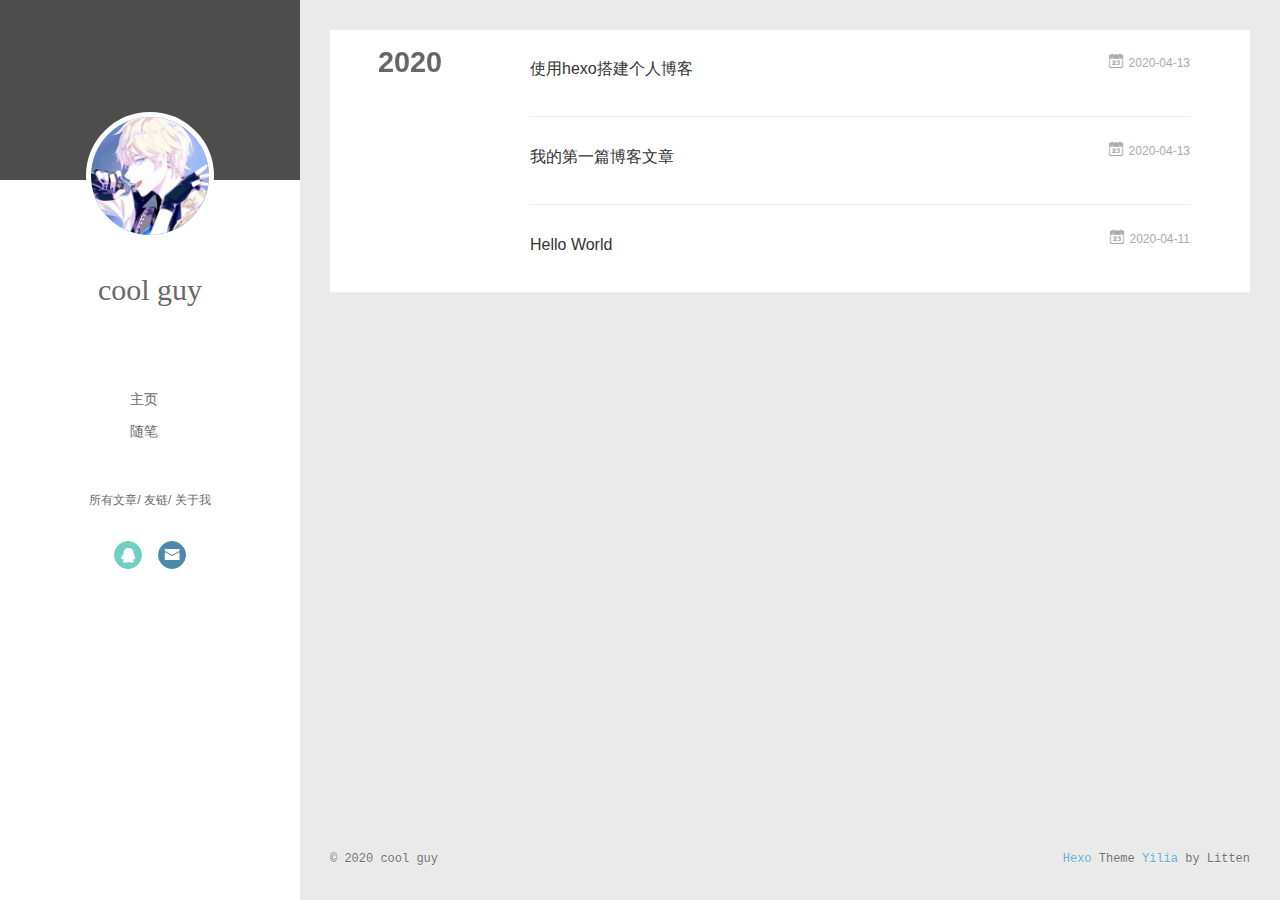
<file: archives/index.html>
<!DOCTYPE html>
<html>
<head>
  <meta charset="utf-8">
  
  <meta name="renderer" content="webkit">
  <meta http-equiv="X-UA-Compatible" content="IE=edge" >
  <link rel="dns-prefetch" href="http://yoursite.com">
  <title>Archives | BestWebSite</title>
  <meta name="viewport" content="width=device-width, initial-scale=1, maximum-scale=1">
  <meta property="og:type" content="website">
<meta property="og:title" content="BestWebSite">
<meta property="og:url" content="http://yoursite.com/archives/index.html">
<meta property="og:site_name" content="BestWebSite">
<meta property="og:locale" content="en_US">
<meta property="article:author" content="cool guy">
<meta name="twitter:card" content="summary">
  
    <link rel="alternative" href="/atom.xml" title="BestWebSite" type="application/atom+xml">
  
  
    <link rel="icon" href="/favicon.png">
  
  <link rel="stylesheet" type="text/css" href="/./main.0cf68a.css">
  <style type="text/css">
  
    #container.show {
      background: linear-gradient(200deg,#a0cfe4,#e8c37e);
    }
  </style>
  

  

<meta name="generator" content="Hexo 4.2.0"></head>

<body>
  <div id="container" q-class="show:isCtnShow">
    <canvas id="anm-canvas" class="anm-canvas"></canvas>
    <div class="left-col" q-class="show:isShow">
      
<div class="overlay" style="background: #4d4d4d"></div>
<div class="intrude-less">
	<header id="header" class="inner">
		<a href="/" class="profilepic">
			<img src="/assets/head.jpg" class="js-avatar">
		</a>
		<hgroup>
		  <h1 class="header-author"><a href="/">cool guy</a></h1>
		</hgroup>
		

		<nav class="header-menu">
			<ul>
			
				<li><a href="/">主页</a></li>
	        
				<li><a href="/tags/%E9%9A%8F%E7%AC%94/">随笔</a></li>
	        
			</ul>
		</nav>
		<nav class="header-smart-menu">
    		
    			
    			<a q-on="click: openSlider(e, 'innerArchive')" href="javascript:void(0)">所有文章</a>
    			
            
    			
    			<a q-on="click: openSlider(e, 'friends')" href="javascript:void(0)">友链</a>
    			
            
    			
    			<a q-on="click: openSlider(e, 'aboutme')" href="javascript:void(0)">关于我</a>
    			
            
		</nav>
		<nav class="header-nav">
			<div class="social">
				
					<a class="qq" target="_blank" href="/assets/qq.jpg" title="qq"><i class="icon-qq"></i></a>
		        
					<a class="mail" target="_blank" href="mailto:1715109157@qq.com" title="mail"><i class="icon-mail"></i></a>
		        
			</div>
		</nav>
	</header>		
</div>

    </div>
    <div class="mid-col" q-class="show:isShow,hide:isShow|isFalse">
      
<nav id="mobile-nav">
  	<div class="overlay js-overlay" style="background: #4d4d4d"></div>
	<div class="btnctn js-mobile-btnctn">
  		<div class="slider-trigger list" q-on="click: openSlider(e)"><i class="icon icon-sort"></i></div>
	</div>
	<div class="intrude-less">
		<header id="header" class="inner">
			<div class="profilepic">
				<img src="/assets/head.jpg" class="js-avatar">
			</div>
			<hgroup>
			  <h1 class="header-author js-header-author">cool guy</h1>
			</hgroup>
			
			
			
				
			
				
			
			
			
			<nav class="header-nav">
				<div class="social">
					
						<a class="qq" target="_blank" href="/assets/qq.jpg" title="qq"><i class="icon-qq"></i></a>
			        
						<a class="mail" target="_blank" href="mailto:1715109157@qq.com" title="mail"><i class="icon-mail"></i></a>
			        
				</div>
			</nav>

			<nav class="header-menu js-header-menu">
				<ul style="width: 50%">
				
				
					<li style="width: 50%"><a href="/">主页</a></li>
		        
					<li style="width: 50%"><a href="/tags/%E9%9A%8F%E7%AC%94/">随笔</a></li>
		        
				</ul>
			</nav>
		</header>				
	</div>
	<div class="mobile-mask" style="display:none" q-show="isShow"></div>
</nav>

      <div id="wrapper" class="body-wrap">
        <div class="menu-l">
          <div class="canvas-wrap">
            <canvas data-colors="#eaeaea" data-sectionHeight="100" data-contentId="js-content" id="myCanvas1" class="anm-canvas"></canvas>
          </div>
          <div id="js-content" class="content-ll">
            
  
  
    
    
      
      
      <section class="archives-wrap">
        <div class="archive-year-wrap">
          <a href="/archives/2020" class="archive-year">2020</a>
        </div>
        <div class="archives">
    
    <article class="archive-article archive-type-post">
  <div class="archive-article-inner">
    <header class="archive-article-header">
      	<div class="article-meta">
	      	<a href="/2020/04/13/%E4%BD%BF%E7%94%A8hexo%E6%90%AD%E5%BB%BA%E4%B8%AA%E4%BA%BA%E5%8D%9A%E5%AE%A2/" class="archive-article-date">
  	<time datetime="2020-04-13T13:53:31.000Z" itemprop="datePublished"><i class="icon-calendar icon"></i>2020-04-13</time>
</a>
        </div>
    	 
  
    <h1 itemprop="name">
      <a class="archive-article-title" href="/2020/04/13/%E4%BD%BF%E7%94%A8hexo%E6%90%AD%E5%BB%BA%E4%B8%AA%E4%BA%BA%E5%8D%9A%E5%AE%A2/">使用hexo搭建个人博客</a>
    </h1>
  

        <div class="article-info info-on-right">
          
          

        </div>
        <div class="clearfix"></div>
    </header>
  </div>
</article>
  
    
    
    <article class="archive-article archive-type-post">
  <div class="archive-article-inner">
    <header class="archive-article-header">
      	<div class="article-meta">
	      	<a href="/2020/04/13/%E6%88%91%E7%9A%84%E7%AC%AC%E4%B8%80%E7%AF%87%E5%8D%9A%E5%AE%A2%E6%96%87%E7%AB%A0/" class="archive-article-date">
  	<time datetime="2020-04-13T13:35:43.000Z" itemprop="datePublished"><i class="icon-calendar icon"></i>2020-04-13</time>
</a>
        </div>
    	 
  
    <h1 itemprop="name">
      <a class="archive-article-title" href="/2020/04/13/%E6%88%91%E7%9A%84%E7%AC%AC%E4%B8%80%E7%AF%87%E5%8D%9A%E5%AE%A2%E6%96%87%E7%AB%A0/">我的第一篇博客文章</a>
    </h1>
  

        <div class="article-info info-on-right">
          
          

        </div>
        <div class="clearfix"></div>
    </header>
  </div>
</article>
  
    
    
    <article class="archive-article archive-type-post">
  <div class="archive-article-inner">
    <header class="archive-article-header">
      	<div class="article-meta">
	      	<a href="/2020/04/11/hello-world/" class="archive-article-date">
  	<time datetime="2020-04-11T07:18:00.422Z" itemprop="datePublished"><i class="icon-calendar icon"></i>2020-04-11</time>
</a>
        </div>
    	 
  
    <h1 itemprop="name">
      <a class="archive-article-title" href="/2020/04/11/hello-world/">Hello World</a>
    </h1>
  

        <div class="article-info info-on-right">
          
          

        </div>
        <div class="clearfix"></div>
    </header>
  </div>
</article>
  
  
    </div></section>
  

    


          </div>
        </div>
      </div>
      <footer id="footer">
  <div class="outer">
    <div id="footer-info">
    	<div class="footer-left">
    		&copy; 2020 cool guy
    	</div>
      	<div class="footer-right">
      		<a href="http://hexo.io/" target="_blank">Hexo</a>  Theme <a href="https://github.com/litten/hexo-theme-yilia" target="_blank">Yilia</a> by Litten
      	</div>
    </div>
  </div>
</footer>
    </div>
    <script>
	var yiliaConfig = {
		mathjax: false,
		isHome: false,
		isPost: false,
		isArchive: true,
		isTag: false,
		isCategory: false,
		open_in_new: false,
		toc_hide_index: true,
		root: "/",
		innerArchive: true,
		showTags: false
	}
</script>

<script>!function(t){function n(e){if(r[e])return r[e].exports;var i=r[e]={exports:{},id:e,loaded:!1};return t[e].call(i.exports,i,i.exports,n),i.loaded=!0,i.exports}var r={};n.m=t,n.c=r,n.p="./",n(0)}([function(t,n,r){r(195),t.exports=r(191)},function(t,n,r){var e=r(3),i=r(52),o=r(27),u=r(28),c=r(53),f="prototype",a=function(t,n,r){var s,l,h,v,p=t&a.F,d=t&a.G,y=t&a.S,g=t&a.P,b=t&a.B,m=d?e:y?e[n]||(e[n]={}):(e[n]||{})[f],x=d?i:i[n]||(i[n]={}),w=x[f]||(x[f]={});d&&(r=n);for(s in r)l=!p&&m&&void 0!==m[s],h=(l?m:r)[s],v=b&&l?c(h,e):g&&"function"==typeof h?c(Function.call,h):h,m&&u(m,s,h,t&a.U),x[s]!=h&&o(x,s,v),g&&w[s]!=h&&(w[s]=h)};e.core=i,a.F=1,a.G=2,a.S=4,a.P=8,a.B=16,a.W=32,a.U=64,a.R=128,t.exports=a},function(t,n,r){var e=r(6);t.exports=function(t){if(!e(t))throw TypeError(t+" is not an object!");return t}},function(t,n){var r=t.exports="undefined"!=typeof window&&window.Math==Math?window:"undefined"!=typeof self&&self.Math==Math?self:Function("return this")();"number"==typeof __g&&(__g=r)},function(t,n){t.exports=function(t){try{return!!t()}catch(t){return!0}}},function(t,n){var r=t.exports="undefined"!=typeof window&&window.Math==Math?window:"undefined"!=typeof self&&self.Math==Math?self:Function("return this")();"number"==typeof __g&&(__g=r)},function(t,n){t.exports=function(t){return"object"==typeof t?null!==t:"function"==typeof t}},function(t,n,r){var e=r(126)("wks"),i=r(76),o=r(3).Symbol,u="function"==typeof o;(t.exports=function(t){return e[t]||(e[t]=u&&o[t]||(u?o:i)("Symbol."+t))}).store=e},function(t,n){var r={}.hasOwnProperty;t.exports=function(t,n){return r.call(t,n)}},function(t,n,r){var e=r(94),i=r(33);t.exports=function(t){return e(i(t))}},function(t,n,r){t.exports=!r(4)(function(){return 7!=Object.defineProperty({},"a",{get:function(){return 7}}).a})},function(t,n,r){var e=r(2),i=r(167),o=r(50),u=Object.defineProperty;n.f=r(10)?Object.defineProperty:function(t,n,r){if(e(t),n=o(n,!0),e(r),i)try{return u(t,n,r)}catch(t){}if("get"in r||"set"in r)throw TypeError("Accessors not supported!");return"value"in r&&(t[n]=r.value),t}},function(t,n,r){t.exports=!r(18)(function(){return 7!=Object.defineProperty({},"a",{get:function(){return 7}}).a})},function(t,n,r){var e=r(14),i=r(22);t.exports=r(12)?function(t,n,r){return e.f(t,n,i(1,r))}:function(t,n,r){return t[n]=r,t}},function(t,n,r){var e=r(20),i=r(58),o=r(42),u=Object.defineProperty;n.f=r(12)?Object.defineProperty:function(t,n,r){if(e(t),n=o(n,!0),e(r),i)try{return u(t,n,r)}catch(t){}if("get"in r||"set"in r)throw TypeError("Accessors not supported!");return"value"in r&&(t[n]=r.value),t}},function(t,n,r){var e=r(40)("wks"),i=r(23),o=r(5).Symbol,u="function"==typeof o;(t.exports=function(t){return e[t]||(e[t]=u&&o[t]||(u?o:i)("Symbol."+t))}).store=e},function(t,n,r){var e=r(67),i=Math.min;t.exports=function(t){return t>0?i(e(t),9007199254740991):0}},function(t,n,r){var e=r(46);t.exports=function(t){return Object(e(t))}},function(t,n){t.exports=function(t){try{return!!t()}catch(t){return!0}}},function(t,n,r){var e=r(63),i=r(34);t.exports=Object.keys||function(t){return e(t,i)}},function(t,n,r){var e=r(21);t.exports=function(t){if(!e(t))throw TypeError(t+" is not an object!");return t}},function(t,n){t.exports=function(t){return"object"==typeof t?null!==t:"function"==typeof t}},function(t,n){t.exports=function(t,n){return{enumerable:!(1&t),configurable:!(2&t),writable:!(4&t),value:n}}},function(t,n){var r=0,e=Math.random();t.exports=function(t){return"Symbol(".concat(void 0===t?"":t,")_",(++r+e).toString(36))}},function(t,n){var r={}.hasOwnProperty;t.exports=function(t,n){return r.call(t,n)}},function(t,n){var r=t.exports={version:"2.4.0"};"number"==typeof __e&&(__e=r)},function(t,n){t.exports=function(t){if("function"!=typeof t)throw TypeError(t+" is not a function!");return t}},function(t,n,r){var e=r(11),i=r(66);t.exports=r(10)?function(t,n,r){return e.f(t,n,i(1,r))}:function(t,n,r){return t[n]=r,t}},function(t,n,r){var e=r(3),i=r(27),o=r(24),u=r(76)("src"),c="toString",f=Function[c],a=(""+f).split(c);r(52).inspectSource=function(t){return f.call(t)},(t.exports=function(t,n,r,c){var f="function"==typeof r;f&&(o(r,"name")||i(r,"name",n)),t[n]!==r&&(f&&(o(r,u)||i(r,u,t[n]?""+t[n]:a.join(String(n)))),t===e?t[n]=r:c?t[n]?t[n]=r:i(t,n,r):(delete t[n],i(t,n,r)))})(Function.prototype,c,function(){return"function"==typeof this&&this[u]||f.call(this)})},function(t,n,r){var e=r(1),i=r(4),o=r(46),u=function(t,n,r,e){var i=String(o(t)),u="<"+n;return""!==r&&(u+=" "+r+'="'+String(e).replace(/"/g,"&quot;")+'"'),u+">"+i+"</"+n+">"};t.exports=function(t,n){var r={};r[t]=n(u),e(e.P+e.F*i(function(){var n=""[t]('"');return n!==n.toLowerCase()||n.split('"').length>3}),"String",r)}},function(t,n,r){var e=r(115),i=r(46);t.exports=function(t){return e(i(t))}},function(t,n,r){var e=r(116),i=r(66),o=r(30),u=r(50),c=r(24),f=r(167),a=Object.getOwnPropertyDescriptor;n.f=r(10)?a:function(t,n){if(t=o(t),n=u(n,!0),f)try{return a(t,n)}catch(t){}if(c(t,n))return i(!e.f.call(t,n),t[n])}},function(t,n,r){var e=r(24),i=r(17),o=r(145)("IE_PROTO"),u=Object.prototype;t.exports=Object.getPrototypeOf||function(t){return t=i(t),e(t,o)?t[o]:"function"==typeof t.constructor&&t instanceof t.constructor?t.constructor.prototype:t instanceof Object?u:null}},function(t,n){t.exports=function(t){if(void 0==t)throw TypeError("Can't call method on  "+t);return t}},function(t,n){t.exports="constructor,hasOwnProperty,isPrototypeOf,propertyIsEnumerable,toLocaleString,toString,valueOf".split(",")},function(t,n){t.exports={}},function(t,n){t.exports=!0},function(t,n){n.f={}.propertyIsEnumerable},function(t,n,r){var e=r(14).f,i=r(8),o=r(15)("toStringTag");t.exports=function(t,n,r){t&&!i(t=r?t:t.prototype,o)&&e(t,o,{configurable:!0,value:n})}},function(t,n,r){var e=r(40)("keys"),i=r(23);t.exports=function(t){return e[t]||(e[t]=i(t))}},function(t,n,r){var e=r(5),i="__core-js_shared__",o=e[i]||(e[i]={});t.exports=function(t){return o[t]||(o[t]={})}},function(t,n){var r=Math.ceil,e=Math.floor;t.exports=function(t){return isNaN(t=+t)?0:(t>0?e:r)(t)}},function(t,n,r){var e=r(21);t.exports=function(t,n){if(!e(t))return t;var r,i;if(n&&"function"==typeof(r=t.toString)&&!e(i=r.call(t)))return i;if("function"==typeof(r=t.valueOf)&&!e(i=r.call(t)))return i;if(!n&&"function"==typeof(r=t.toString)&&!e(i=r.call(t)))return i;throw TypeError("Can't convert object to primitive value")}},function(t,n,r){var e=r(5),i=r(25),o=r(36),u=r(44),c=r(14).f;t.exports=function(t){var n=i.Symbol||(i.Symbol=o?{}:e.Symbol||{});"_"==t.charAt(0)||t in n||c(n,t,{value:u.f(t)})}},function(t,n,r){n.f=r(15)},function(t,n){var r={}.toString;t.exports=function(t){return r.call(t).slice(8,-1)}},function(t,n){t.exports=function(t){if(void 0==t)throw TypeError("Can't call method on  "+t);return t}},function(t,n,r){var e=r(4);t.exports=function(t,n){return!!t&&e(function(){n?t.call(null,function(){},1):t.call(null)})}},function(t,n,r){var e=r(53),i=r(115),o=r(17),u=r(16),c=r(203);t.exports=function(t,n){var r=1==t,f=2==t,a=3==t,s=4==t,l=6==t,h=5==t||l,v=n||c;return function(n,c,p){for(var d,y,g=o(n),b=i(g),m=e(c,p,3),x=u(b.length),w=0,S=r?v(n,x):f?v(n,0):void 0;x>w;w++)if((h||w in b)&&(d=b[w],y=m(d,w,g),t))if(r)S[w]=y;else if(y)switch(t){case 3:return!0;case 5:return d;case 6:return w;case 2:S.push(d)}else if(s)return!1;return l?-1:a||s?s:S}}},function(t,n,r){var e=r(1),i=r(52),o=r(4);t.exports=function(t,n){var r=(i.Object||{})[t]||Object[t],u={};u[t]=n(r),e(e.S+e.F*o(function(){r(1)}),"Object",u)}},function(t,n,r){var e=r(6);t.exports=function(t,n){if(!e(t))return t;var r,i;if(n&&"function"==typeof(r=t.toString)&&!e(i=r.call(t)))return i;if("function"==typeof(r=t.valueOf)&&!e(i=r.call(t)))return i;if(!n&&"function"==typeof(r=t.toString)&&!e(i=r.call(t)))return i;throw TypeError("Can't convert object to primitive value")}},function(t,n,r){var e=r(5),i=r(25),o=r(91),u=r(13),c="prototype",f=function(t,n,r){var a,s,l,h=t&f.F,v=t&f.G,p=t&f.S,d=t&f.P,y=t&f.B,g=t&f.W,b=v?i:i[n]||(i[n]={}),m=b[c],x=v?e:p?e[n]:(e[n]||{})[c];v&&(r=n);for(a in r)(s=!h&&x&&void 0!==x[a])&&a in b||(l=s?x[a]:r[a],b[a]=v&&"function"!=typeof x[a]?r[a]:y&&s?o(l,e):g&&x[a]==l?function(t){var n=function(n,r,e){if(this instanceof t){switch(arguments.length){case 0:return new t;case 1:return new t(n);case 2:return new t(n,r)}return new t(n,r,e)}return t.apply(this,arguments)};return n[c]=t[c],n}(l):d&&"function"==typeof l?o(Function.call,l):l,d&&((b.virtual||(b.virtual={}))[a]=l,t&f.R&&m&&!m[a]&&u(m,a,l)))};f.F=1,f.G=2,f.S=4,f.P=8,f.B=16,f.W=32,f.U=64,f.R=128,t.exports=f},function(t,n){var r=t.exports={version:"2.4.0"};"number"==typeof __e&&(__e=r)},function(t,n,r){var e=r(26);t.exports=function(t,n,r){if(e(t),void 0===n)return t;switch(r){case 1:return function(r){return t.call(n,r)};case 2:return function(r,e){return t.call(n,r,e)};case 3:return function(r,e,i){return t.call(n,r,e,i)}}return function(){return t.apply(n,arguments)}}},function(t,n,r){var e=r(183),i=r(1),o=r(126)("metadata"),u=o.store||(o.store=new(r(186))),c=function(t,n,r){var i=u.get(t);if(!i){if(!r)return;u.set(t,i=new e)}var o=i.get(n);if(!o){if(!r)return;i.set(n,o=new e)}return o},f=function(t,n,r){var e=c(n,r,!1);return void 0!==e&&e.has(t)},a=function(t,n,r){var e=c(n,r,!1);return void 0===e?void 0:e.get(t)},s=function(t,n,r,e){c(r,e,!0).set(t,n)},l=function(t,n){var r=c(t,n,!1),e=[];return r&&r.forEach(function(t,n){e.push(n)}),e},h=function(t){return void 0===t||"symbol"==typeof t?t:String(t)},v=function(t){i(i.S,"Reflect",t)};t.exports={store:u,map:c,has:f,get:a,set:s,keys:l,key:h,exp:v}},function(t,n,r){"use strict";if(r(10)){var e=r(69),i=r(3),o=r(4),u=r(1),c=r(127),f=r(152),a=r(53),s=r(68),l=r(66),h=r(27),v=r(73),p=r(67),d=r(16),y=r(75),g=r(50),b=r(24),m=r(180),x=r(114),w=r(6),S=r(17),_=r(137),O=r(70),E=r(32),P=r(71).f,j=r(154),F=r(76),M=r(7),A=r(48),N=r(117),T=r(146),I=r(155),k=r(80),L=r(123),R=r(74),C=r(130),D=r(160),U=r(11),W=r(31),G=U.f,B=W.f,V=i.RangeError,z=i.TypeError,q=i.Uint8Array,K="ArrayBuffer",J="Shared"+K,Y="BYTES_PER_ELEMENT",H="prototype",$=Array[H],X=f.ArrayBuffer,Q=f.DataView,Z=A(0),tt=A(2),nt=A(3),rt=A(4),et=A(5),it=A(6),ot=N(!0),ut=N(!1),ct=I.values,ft=I.keys,at=I.entries,st=$.lastIndexOf,lt=$.reduce,ht=$.reduceRight,vt=$.join,pt=$.sort,dt=$.slice,yt=$.toString,gt=$.toLocaleString,bt=M("iterator"),mt=M("toStringTag"),xt=F("typed_constructor"),wt=F("def_constructor"),St=c.CONSTR,_t=c.TYPED,Ot=c.VIEW,Et="Wrong length!",Pt=A(1,function(t,n){return Tt(T(t,t[wt]),n)}),jt=o(function(){return 1===new q(new Uint16Array([1]).buffer)[0]}),Ft=!!q&&!!q[H].set&&o(function(){new q(1).set({})}),Mt=function(t,n){if(void 0===t)throw z(Et);var r=+t,e=d(t);if(n&&!m(r,e))throw V(Et);return e},At=function(t,n){var r=p(t);if(r<0||r%n)throw V("Wrong offset!");return r},Nt=function(t){if(w(t)&&_t in t)return t;throw z(t+" is not a typed array!")},Tt=function(t,n){if(!(w(t)&&xt in t))throw z("It is not a typed array constructor!");return new t(n)},It=function(t,n){return kt(T(t,t[wt]),n)},kt=function(t,n){for(var r=0,e=n.length,i=Tt(t,e);e>r;)i[r]=n[r++];return i},Lt=function(t,n,r){G(t,n,{get:function(){return this._d[r]}})},Rt=function(t){var n,r,e,i,o,u,c=S(t),f=arguments.length,s=f>1?arguments[1]:void 0,l=void 0!==s,h=j(c);if(void 0!=h&&!_(h)){for(u=h.call(c),e=[],n=0;!(o=u.next()).done;n++)e.push(o.value);c=e}for(l&&f>2&&(s=a(s,arguments[2],2)),n=0,r=d(c.length),i=Tt(this,r);r>n;n++)i[n]=l?s(c[n],n):c[n];return i},Ct=function(){for(var t=0,n=arguments.length,r=Tt(this,n);n>t;)r[t]=arguments[t++];return r},Dt=!!q&&o(function(){gt.call(new q(1))}),Ut=function(){return gt.apply(Dt?dt.call(Nt(this)):Nt(this),arguments)},Wt={copyWithin:function(t,n){return D.call(Nt(this),t,n,arguments.length>2?arguments[2]:void 0)},every:function(t){return rt(Nt(this),t,arguments.length>1?arguments[1]:void 0)},fill:function(t){return C.apply(Nt(this),arguments)},filter:function(t){return It(this,tt(Nt(this),t,arguments.length>1?arguments[1]:void 0))},find:function(t){return et(Nt(this),t,arguments.length>1?arguments[1]:void 0)},findIndex:function(t){return it(Nt(this),t,arguments.length>1?arguments[1]:void 0)},forEach:function(t){Z(Nt(this),t,arguments.length>1?arguments[1]:void 0)},indexOf:function(t){return ut(Nt(this),t,arguments.length>1?arguments[1]:void 0)},includes:function(t){return ot(Nt(this),t,arguments.length>1?arguments[1]:void 0)},join:function(t){return vt.apply(Nt(this),arguments)},lastIndexOf:function(t){return st.apply(Nt(this),arguments)},map:function(t){return Pt(Nt(this),t,arguments.length>1?arguments[1]:void 0)},reduce:function(t){return lt.apply(Nt(this),arguments)},reduceRight:function(t){return ht.apply(Nt(this),arguments)},reverse:function(){for(var t,n=this,r=Nt(n).length,e=Math.floor(r/2),i=0;i<e;)t=n[i],n[i++]=n[--r],n[r]=t;return n},some:function(t){return nt(Nt(this),t,arguments.length>1?arguments[1]:void 0)},sort:function(t){return pt.call(Nt(this),t)},subarray:function(t,n){var r=Nt(this),e=r.length,i=y(t,e);return new(T(r,r[wt]))(r.buffer,r.byteOffset+i*r.BYTES_PER_ELEMENT,d((void 0===n?e:y(n,e))-i))}},Gt=function(t,n){return It(this,dt.call(Nt(this),t,n))},Bt=function(t){Nt(this);var n=At(arguments[1],1),r=this.length,e=S(t),i=d(e.length),o=0;if(i+n>r)throw V(Et);for(;o<i;)this[n+o]=e[o++]},Vt={entries:function(){return at.call(Nt(this))},keys:function(){return ft.call(Nt(this))},values:function(){return ct.call(Nt(this))}},zt=function(t,n){return w(t)&&t[_t]&&"symbol"!=typeof n&&n in t&&String(+n)==String(n)},qt=function(t,n){return zt(t,n=g(n,!0))?l(2,t[n]):B(t,n)},Kt=function(t,n,r){return!(zt(t,n=g(n,!0))&&w(r)&&b(r,"value"))||b(r,"get")||b(r,"set")||r.configurable||b(r,"writable")&&!r.writable||b(r,"enumerable")&&!r.enumerable?G(t,n,r):(t[n]=r.value,t)};St||(W.f=qt,U.f=Kt),u(u.S+u.F*!St,"Object",{getOwnPropertyDescriptor:qt,defineProperty:Kt}),o(function(){yt.call({})})&&(yt=gt=function(){return vt.call(this)});var Jt=v({},Wt);v(Jt,Vt),h(Jt,bt,Vt.values),v(Jt,{slice:Gt,set:Bt,constructor:function(){},toString:yt,toLocaleString:Ut}),Lt(Jt,"buffer","b"),Lt(Jt,"byteOffset","o"),Lt(Jt,"byteLength","l"),Lt(Jt,"length","e"),G(Jt,mt,{get:function(){return this[_t]}}),t.exports=function(t,n,r,f){f=!!f;var a=t+(f?"Clamped":"")+"Array",l="Uint8Array"!=a,v="get"+t,p="set"+t,y=i[a],g=y||{},b=y&&E(y),m=!y||!c.ABV,S={},_=y&&y[H],j=function(t,r){var e=t._d;return e.v[v](r*n+e.o,jt)},F=function(t,r,e){var i=t._d;f&&(e=(e=Math.round(e))<0?0:e>255?255:255&e),i.v[p](r*n+i.o,e,jt)},M=function(t,n){G(t,n,{get:function(){return j(this,n)},set:function(t){return F(this,n,t)},enumerable:!0})};m?(y=r(function(t,r,e,i){s(t,y,a,"_d");var o,u,c,f,l=0,v=0;if(w(r)){if(!(r instanceof X||(f=x(r))==K||f==J))return _t in r?kt(y,r):Rt.call(y,r);o=r,v=At(e,n);var p=r.byteLength;if(void 0===i){if(p%n)throw V(Et);if((u=p-v)<0)throw V(Et)}else if((u=d(i)*n)+v>p)throw V(Et);c=u/n}else c=Mt(r,!0),u=c*n,o=new X(u);for(h(t,"_d",{b:o,o:v,l:u,e:c,v:new Q(o)});l<c;)M(t,l++)}),_=y[H]=O(Jt),h(_,"constructor",y)):L(function(t){new y(null),new y(t)},!0)||(y=r(function(t,r,e,i){s(t,y,a);var o;return w(r)?r instanceof X||(o=x(r))==K||o==J?void 0!==i?new g(r,At(e,n),i):void 0!==e?new g(r,At(e,n)):new g(r):_t in r?kt(y,r):Rt.call(y,r):new g(Mt(r,l))}),Z(b!==Function.prototype?P(g).concat(P(b)):P(g),function(t){t in y||h(y,t,g[t])}),y[H]=_,e||(_.constructor=y));var A=_[bt],N=!!A&&("values"==A.name||void 0==A.name),T=Vt.values;h(y,xt,!0),h(_,_t,a),h(_,Ot,!0),h(_,wt,y),(f?new y(1)[mt]==a:mt in _)||G(_,mt,{get:function(){return a}}),S[a]=y,u(u.G+u.W+u.F*(y!=g),S),u(u.S,a,{BYTES_PER_ELEMENT:n,from:Rt,of:Ct}),Y in _||h(_,Y,n),u(u.P,a,Wt),R(a),u(u.P+u.F*Ft,a,{set:Bt}),u(u.P+u.F*!N,a,Vt),u(u.P+u.F*(_.toString!=yt),a,{toString:yt}),u(u.P+u.F*o(function(){new y(1).slice()}),a,{slice:Gt}),u(u.P+u.F*(o(function(){return[1,2].toLocaleString()!=new y([1,2]).toLocaleString()})||!o(function(){_.toLocaleString.call([1,2])})),a,{toLocaleString:Ut}),k[a]=N?A:T,e||N||h(_,bt,T)}}else t.exports=function(){}},function(t,n){var r={}.toString;t.exports=function(t){return r.call(t).slice(8,-1)}},function(t,n,r){var e=r(21),i=r(5).document,o=e(i)&&e(i.createElement);t.exports=function(t){return o?i.createElement(t):{}}},function(t,n,r){t.exports=!r(12)&&!r(18)(function(){return 7!=Object.defineProperty(r(57)("div"),"a",{get:function(){return 7}}).a})},function(t,n,r){"use strict";var e=r(36),i=r(51),o=r(64),u=r(13),c=r(8),f=r(35),a=r(96),s=r(38),l=r(103),h=r(15)("iterator"),v=!([].keys&&"next"in[].keys()),p="keys",d="values",y=function(){return this};t.exports=function(t,n,r,g,b,m,x){a(r,n,g);var w,S,_,O=function(t){if(!v&&t in F)return F[t];switch(t){case p:case d:return function(){return new r(this,t)}}return function(){return new r(this,t)}},E=n+" Iterator",P=b==d,j=!1,F=t.prototype,M=F[h]||F["@@iterator"]||b&&F[b],A=M||O(b),N=b?P?O("entries"):A:void 0,T="Array"==n?F.entries||M:M;if(T&&(_=l(T.call(new t)))!==Object.prototype&&(s(_,E,!0),e||c(_,h)||u(_,h,y)),P&&M&&M.name!==d&&(j=!0,A=function(){return M.call(this)}),e&&!x||!v&&!j&&F[h]||u(F,h,A),f[n]=A,f[E]=y,b)if(w={values:P?A:O(d),keys:m?A:O(p),entries:N},x)for(S in w)S in F||o(F,S,w[S]);else i(i.P+i.F*(v||j),n,w);return w}},function(t,n,r){var e=r(20),i=r(100),o=r(34),u=r(39)("IE_PROTO"),c=function(){},f="prototype",a=function(){var t,n=r(57)("iframe"),e=o.length;for(n.style.display="none",r(93).appendChild(n),n.src="javascript:",t=n.contentWindow.document,t.open(),t.write("<script>document.F=Object<\/script>"),t.close(),a=t.F;e--;)delete a[f][o[e]];return a()};t.exports=Object.create||function(t,n){var r;return null!==t?(c[f]=e(t),r=new c,c[f]=null,r[u]=t):r=a(),void 0===n?r:i(r,n)}},function(t,n,r){var e=r(63),i=r(34).concat("length","prototype");n.f=Object.getOwnPropertyNames||function(t){return e(t,i)}},function(t,n){n.f=Object.getOwnPropertySymbols},function(t,n,r){var e=r(8),i=r(9),o=r(90)(!1),u=r(39)("IE_PROTO");t.exports=function(t,n){var r,c=i(t),f=0,a=[];for(r in c)r!=u&&e(c,r)&&a.push(r);for(;n.length>f;)e(c,r=n[f++])&&(~o(a,r)||a.push(r));return a}},function(t,n,r){t.exports=r(13)},function(t,n,r){var e=r(76)("meta"),i=r(6),o=r(24),u=r(11).f,c=0,f=Object.isExtensible||function(){return!0},a=!r(4)(function(){return f(Object.preventExtensions({}))}),s=function(t){u(t,e,{value:{i:"O"+ ++c,w:{}}})},l=function(t,n){if(!i(t))return"symbol"==typeof t?t:("string"==typeof t?"S":"P")+t;if(!o(t,e)){if(!f(t))return"F";if(!n)return"E";s(t)}return t[e].i},h=function(t,n){if(!o(t,e)){if(!f(t))return!0;if(!n)return!1;s(t)}return t[e].w},v=function(t){return a&&p.NEED&&f(t)&&!o(t,e)&&s(t),t},p=t.exports={KEY:e,NEED:!1,fastKey:l,getWeak:h,onFreeze:v}},function(t,n){t.exports=function(t,n){return{enumerable:!(1&t),configurable:!(2&t),writable:!(4&t),value:n}}},function(t,n){var r=Math.ceil,e=Math.floor;t.exports=function(t){return isNaN(t=+t)?0:(t>0?e:r)(t)}},function(t,n){t.exports=function(t,n,r,e){if(!(t instanceof n)||void 0!==e&&e in t)throw TypeError(r+": incorrect invocation!");return t}},function(t,n){t.exports=!1},function(t,n,r){var e=r(2),i=r(173),o=r(133),u=r(145)("IE_PROTO"),c=function(){},f="prototype",a=function(){var t,n=r(132)("iframe"),e=o.length;for(n.style.display="none",r(135).appendChild(n),n.src="javascript:",t=n.contentWindow.document,t.open(),t.write("<script>document.F=Object<\/script>"),t.close(),a=t.F;e--;)delete a[f][o[e]];return a()};t.exports=Object.create||function(t,n){var r;return null!==t?(c[f]=e(t),r=new c,c[f]=null,r[u]=t):r=a(),void 0===n?r:i(r,n)}},function(t,n,r){var e=r(175),i=r(133).concat("length","prototype");n.f=Object.getOwnPropertyNames||function(t){return e(t,i)}},function(t,n,r){var e=r(175),i=r(133);t.exports=Object.keys||function(t){return e(t,i)}},function(t,n,r){var e=r(28);t.exports=function(t,n,r){for(var i in n)e(t,i,n[i],r);return t}},function(t,n,r){"use strict";var e=r(3),i=r(11),o=r(10),u=r(7)("species");t.exports=function(t){var n=e[t];o&&n&&!n[u]&&i.f(n,u,{configurable:!0,get:function(){return this}})}},function(t,n,r){var e=r(67),i=Math.max,o=Math.min;t.exports=function(t,n){return t=e(t),t<0?i(t+n,0):o(t,n)}},function(t,n){var r=0,e=Math.random();t.exports=function(t){return"Symbol(".concat(void 0===t?"":t,")_",(++r+e).toString(36))}},function(t,n,r){var e=r(33);t.exports=function(t){return Object(e(t))}},function(t,n,r){var e=r(7)("unscopables"),i=Array.prototype;void 0==i[e]&&r(27)(i,e,{}),t.exports=function(t){i[e][t]=!0}},function(t,n,r){var e=r(53),i=r(169),o=r(137),u=r(2),c=r(16),f=r(154),a={},s={},n=t.exports=function(t,n,r,l,h){var v,p,d,y,g=h?function(){return t}:f(t),b=e(r,l,n?2:1),m=0;if("function"!=typeof g)throw TypeError(t+" is not iterable!");if(o(g)){for(v=c(t.length);v>m;m++)if((y=n?b(u(p=t[m])[0],p[1]):b(t[m]))===a||y===s)return y}else for(d=g.call(t);!(p=d.next()).done;)if((y=i(d,b,p.value,n))===a||y===s)return y};n.BREAK=a,n.RETURN=s},function(t,n){t.exports={}},function(t,n,r){var e=r(11).f,i=r(24),o=r(7)("toStringTag");t.exports=function(t,n,r){t&&!i(t=r?t:t.prototype,o)&&e(t,o,{configurable:!0,value:n})}},function(t,n,r){var e=r(1),i=r(46),o=r(4),u=r(150),c="["+u+"]",f="​",a=RegExp("^"+c+c+"*"),s=RegExp(c+c+"*$"),l=function(t,n,r){var i={},c=o(function(){return!!u[t]()||f[t]()!=f}),a=i[t]=c?n(h):u[t];r&&(i[r]=a),e(e.P+e.F*c,"String",i)},h=l.trim=function(t,n){return t=String(i(t)),1&n&&(t=t.replace(a,"")),2&n&&(t=t.replace(s,"")),t};t.exports=l},function(t,n,r){t.exports={default:r(86),__esModule:!0}},function(t,n,r){t.exports={default:r(87),__esModule:!0}},function(t,n,r){"use strict";function e(t){return t&&t.__esModule?t:{default:t}}n.__esModule=!0;var i=r(84),o=e(i),u=r(83),c=e(u),f="function"==typeof c.default&&"symbol"==typeof o.default?function(t){return typeof t}:function(t){return t&&"function"==typeof c.default&&t.constructor===c.default&&t!==c.default.prototype?"symbol":typeof t};n.default="function"==typeof c.default&&"symbol"===f(o.default)?function(t){return void 0===t?"undefined":f(t)}:function(t){return t&&"function"==typeof c.default&&t.constructor===c.default&&t!==c.default.prototype?"symbol":void 0===t?"undefined":f(t)}},function(t,n,r){r(110),r(108),r(111),r(112),t.exports=r(25).Symbol},function(t,n,r){r(109),r(113),t.exports=r(44).f("iterator")},function(t,n){t.exports=function(t){if("function"!=typeof t)throw TypeError(t+" is not a function!");return t}},function(t,n){t.exports=function(){}},function(t,n,r){var e=r(9),i=r(106),o=r(105);t.exports=function(t){return function(n,r,u){var c,f=e(n),a=i(f.length),s=o(u,a);if(t&&r!=r){for(;a>s;)if((c=f[s++])!=c)return!0}else for(;a>s;s++)if((t||s in f)&&f[s]===r)return t||s||0;return!t&&-1}}},function(t,n,r){var e=r(88);t.exports=function(t,n,r){if(e(t),void 0===n)return t;switch(r){case 1:return function(r){return t.call(n,r)};case 2:return function(r,e){return t.call(n,r,e)};case 3:return function(r,e,i){return t.call(n,r,e,i)}}return function(){return t.apply(n,arguments)}}},function(t,n,r){var e=r(19),i=r(62),o=r(37);t.exports=function(t){var n=e(t),r=i.f;if(r)for(var u,c=r(t),f=o.f,a=0;c.length>a;)f.call(t,u=c[a++])&&n.push(u);return n}},function(t,n,r){t.exports=r(5).document&&document.documentElement},function(t,n,r){var e=r(56);t.exports=Object("z").propertyIsEnumerable(0)?Object:function(t){return"String"==e(t)?t.split(""):Object(t)}},function(t,n,r){var e=r(56);t.exports=Array.isArray||function(t){return"Array"==e(t)}},function(t,n,r){"use strict";var e=r(60),i=r(22),o=r(38),u={};r(13)(u,r(15)("iterator"),function(){return this}),t.exports=function(t,n,r){t.prototype=e(u,{next:i(1,r)}),o(t,n+" Iterator")}},function(t,n){t.exports=function(t,n){return{value:n,done:!!t}}},function(t,n,r){var e=r(19),i=r(9);t.exports=function(t,n){for(var r,o=i(t),u=e(o),c=u.length,f=0;c>f;)if(o[r=u[f++]]===n)return r}},function(t,n,r){var e=r(23)("meta"),i=r(21),o=r(8),u=r(14).f,c=0,f=Object.isExtensible||function(){return!0},a=!r(18)(function(){return f(Object.preventExtensions({}))}),s=function(t){u(t,e,{value:{i:"O"+ ++c,w:{}}})},l=function(t,n){if(!i(t))return"symbol"==typeof t?t:("string"==typeof t?"S":"P")+t;if(!o(t,e)){if(!f(t))return"F";if(!n)return"E";s(t)}return t[e].i},h=function(t,n){if(!o(t,e)){if(!f(t))return!0;if(!n)return!1;s(t)}return t[e].w},v=function(t){return a&&p.NEED&&f(t)&&!o(t,e)&&s(t),t},p=t.exports={KEY:e,NEED:!1,fastKey:l,getWeak:h,onFreeze:v}},function(t,n,r){var e=r(14),i=r(20),o=r(19);t.exports=r(12)?Object.defineProperties:function(t,n){i(t);for(var r,u=o(n),c=u.length,f=0;c>f;)e.f(t,r=u[f++],n[r]);return t}},function(t,n,r){var e=r(37),i=r(22),o=r(9),u=r(42),c=r(8),f=r(58),a=Object.getOwnPropertyDescriptor;n.f=r(12)?a:function(t,n){if(t=o(t),n=u(n,!0),f)try{return a(t,n)}catch(t){}if(c(t,n))return i(!e.f.call(t,n),t[n])}},function(t,n,r){var e=r(9),i=r(61).f,o={}.toString,u="object"==typeof window&&window&&Object.getOwnPropertyNames?Object.getOwnPropertyNames(window):[],c=function(t){try{return i(t)}catch(t){return u.slice()}};t.exports.f=function(t){return u&&"[object Window]"==o.call(t)?c(t):i(e(t))}},function(t,n,r){var e=r(8),i=r(77),o=r(39)("IE_PROTO"),u=Object.prototype;t.exports=Object.getPrototypeOf||function(t){return t=i(t),e(t,o)?t[o]:"function"==typeof t.constructor&&t instanceof t.constructor?t.constructor.prototype:t instanceof Object?u:null}},function(t,n,r){var e=r(41),i=r(33);t.exports=function(t){return function(n,r){var o,u,c=String(i(n)),f=e(r),a=c.length;return f<0||f>=a?t?"":void 0:(o=c.charCodeAt(f),o<55296||o>56319||f+1===a||(u=c.charCodeAt(f+1))<56320||u>57343?t?c.charAt(f):o:t?c.slice(f,f+2):u-56320+(o-55296<<10)+65536)}}},function(t,n,r){var e=r(41),i=Math.max,o=Math.min;t.exports=function(t,n){return t=e(t),t<0?i(t+n,0):o(t,n)}},function(t,n,r){var e=r(41),i=Math.min;t.exports=function(t){return t>0?i(e(t),9007199254740991):0}},function(t,n,r){"use strict";var e=r(89),i=r(97),o=r(35),u=r(9);t.exports=r(59)(Array,"Array",function(t,n){this._t=u(t),this._i=0,this._k=n},function(){var t=this._t,n=this._k,r=this._i++;return!t||r>=t.length?(this._t=void 0,i(1)):"keys"==n?i(0,r):"values"==n?i(0,t[r]):i(0,[r,t[r]])},"values"),o.Arguments=o.Array,e("keys"),e("values"),e("entries")},function(t,n){},function(t,n,r){"use strict";var e=r(104)(!0);r(59)(String,"String",function(t){this._t=String(t),this._i=0},function(){var t,n=this._t,r=this._i;return r>=n.length?{value:void 0,done:!0}:(t=e(n,r),this._i+=t.length,{value:t,done:!1})})},function(t,n,r){"use strict";var e=r(5),i=r(8),o=r(12),u=r(51),c=r(64),f=r(99).KEY,a=r(18),s=r(40),l=r(38),h=r(23),v=r(15),p=r(44),d=r(43),y=r(98),g=r(92),b=r(95),m=r(20),x=r(9),w=r(42),S=r(22),_=r(60),O=r(102),E=r(101),P=r(14),j=r(19),F=E.f,M=P.f,A=O.f,N=e.Symbol,T=e.JSON,I=T&&T.stringify,k="prototype",L=v("_hidden"),R=v("toPrimitive"),C={}.propertyIsEnumerable,D=s("symbol-registry"),U=s("symbols"),W=s("op-symbols"),G=Object[k],B="function"==typeof N,V=e.QObject,z=!V||!V[k]||!V[k].findChild,q=o&&a(function(){return 7!=_(M({},"a",{get:function(){return M(this,"a",{value:7}).a}})).a})?function(t,n,r){var e=F(G,n);e&&delete G[n],M(t,n,r),e&&t!==G&&M(G,n,e)}:M,K=function(t){var n=U[t]=_(N[k]);return n._k=t,n},J=B&&"symbol"==typeof N.iterator?function(t){return"symbol"==typeof t}:function(t){return t instanceof N},Y=function(t,n,r){return t===G&&Y(W,n,r),m(t),n=w(n,!0),m(r),i(U,n)?(r.enumerable?(i(t,L)&&t[L][n]&&(t[L][n]=!1),r=_(r,{enumerable:S(0,!1)})):(i(t,L)||M(t,L,S(1,{})),t[L][n]=!0),q(t,n,r)):M(t,n,r)},H=function(t,n){m(t);for(var r,e=g(n=x(n)),i=0,o=e.length;o>i;)Y(t,r=e[i++],n[r]);return t},$=function(t,n){return void 0===n?_(t):H(_(t),n)},X=function(t){var n=C.call(this,t=w(t,!0));return!(this===G&&i(U,t)&&!i(W,t))&&(!(n||!i(this,t)||!i(U,t)||i(this,L)&&this[L][t])||n)},Q=function(t,n){if(t=x(t),n=w(n,!0),t!==G||!i(U,n)||i(W,n)){var r=F(t,n);return!r||!i(U,n)||i(t,L)&&t[L][n]||(r.enumerable=!0),r}},Z=function(t){for(var n,r=A(x(t)),e=[],o=0;r.length>o;)i(U,n=r[o++])||n==L||n==f||e.push(n);return e},tt=function(t){for(var n,r=t===G,e=A(r?W:x(t)),o=[],u=0;e.length>u;)!i(U,n=e[u++])||r&&!i(G,n)||o.push(U[n]);return o};B||(N=function(){if(this instanceof N)throw TypeError("Symbol is not a constructor!");var t=h(arguments.length>0?arguments[0]:void 0),n=function(r){this===G&&n.call(W,r),i(this,L)&&i(this[L],t)&&(this[L][t]=!1),q(this,t,S(1,r))};return o&&z&&q(G,t,{configurable:!0,set:n}),K(t)},c(N[k],"toString",function(){return this._k}),E.f=Q,P.f=Y,r(61).f=O.f=Z,r(37).f=X,r(62).f=tt,o&&!r(36)&&c(G,"propertyIsEnumerable",X,!0),p.f=function(t){return K(v(t))}),u(u.G+u.W+u.F*!B,{Symbol:N});for(var nt="hasInstance,isConcatSpreadable,iterator,match,replace,search,species,split,toPrimitive,toStringTag,unscopables".split(","),rt=0;nt.length>rt;)v(nt[rt++]);for(var nt=j(v.store),rt=0;nt.length>rt;)d(nt[rt++]);u(u.S+u.F*!B,"Symbol",{for:function(t){return i(D,t+="")?D[t]:D[t]=N(t)},keyFor:function(t){if(J(t))return y(D,t);throw TypeError(t+" is not a symbol!")},useSetter:function(){z=!0},useSimple:function(){z=!1}}),u(u.S+u.F*!B,"Object",{create:$,defineProperty:Y,defineProperties:H,getOwnPropertyDescriptor:Q,getOwnPropertyNames:Z,getOwnPropertySymbols:tt}),T&&u(u.S+u.F*(!B||a(function(){var t=N();return"[null]"!=I([t])||"{}"!=I({a:t})||"{}"!=I(Object(t))})),"JSON",{stringify:function(t){if(void 0!==t&&!J(t)){for(var n,r,e=[t],i=1;arguments.length>i;)e.push(arguments[i++]);return n=e[1],"function"==typeof n&&(r=n),!r&&b(n)||(n=function(t,n){if(r&&(n=r.call(this,t,n)),!J(n))return n}),e[1]=n,I.apply(T,e)}}}),N[k][R]||r(13)(N[k],R,N[k].valueOf),l(N,"Symbol"),l(Math,"Math",!0),l(e.JSON,"JSON",!0)},function(t,n,r){r(43)("asyncIterator")},function(t,n,r){r(43)("observable")},function(t,n,r){r(107);for(var e=r(5),i=r(13),o=r(35),u=r(15)("toStringTag"),c=["NodeList","DOMTokenList","MediaList","StyleSheetList","CSSRuleList"],f=0;f<5;f++){var a=c[f],s=e[a],l=s&&s.prototype;l&&!l[u]&&i(l,u,a),o[a]=o.Array}},function(t,n,r){var e=r(45),i=r(7)("toStringTag"),o="Arguments"==e(function(){return arguments}()),u=function(t,n){try{return t[n]}catch(t){}};t.exports=function(t){var n,r,c;return void 0===t?"Undefined":null===t?"Null":"string"==typeof(r=u(n=Object(t),i))?r:o?e(n):"Object"==(c=e(n))&&"function"==typeof n.callee?"Arguments":c}},function(t,n,r){var e=r(45);t.exports=Object("z").propertyIsEnumerable(0)?Object:function(t){return"String"==e(t)?t.split(""):Object(t)}},function(t,n){n.f={}.propertyIsEnumerable},function(t,n,r){var e=r(30),i=r(16),o=r(75);t.exports=function(t){return function(n,r,u){var c,f=e(n),a=i(f.length),s=o(u,a);if(t&&r!=r){for(;a>s;)if((c=f[s++])!=c)return!0}else for(;a>s;s++)if((t||s in f)&&f[s]===r)return t||s||0;return!t&&-1}}},function(t,n,r){"use strict";var e=r(3),i=r(1),o=r(28),u=r(73),c=r(65),f=r(79),a=r(68),s=r(6),l=r(4),h=r(123),v=r(81),p=r(136);t.exports=function(t,n,r,d,y,g){var b=e[t],m=b,x=y?"set":"add",w=m&&m.prototype,S={},_=function(t){var n=w[t];o(w,t,"delete"==t?function(t){return!(g&&!s(t))&&n.call(this,0===t?0:t)}:"has"==t?function(t){return!(g&&!s(t))&&n.call(this,0===t?0:t)}:"get"==t?function(t){return g&&!s(t)?void 0:n.call(this,0===t?0:t)}:"add"==t?function(t){return n.call(this,0===t?0:t),this}:function(t,r){return n.call(this,0===t?0:t,r),this})};if("function"==typeof m&&(g||w.forEach&&!l(function(){(new m).entries().next()}))){var O=new m,E=O[x](g?{}:-0,1)!=O,P=l(function(){O.has(1)}),j=h(function(t){new m(t)}),F=!g&&l(function(){for(var t=new m,n=5;n--;)t[x](n,n);return!t.has(-0)});j||(m=n(function(n,r){a(n,m,t);var e=p(new b,n,m);return void 0!=r&&f(r,y,e[x],e),e}),m.prototype=w,w.constructor=m),(P||F)&&(_("delete"),_("has"),y&&_("get")),(F||E)&&_(x),g&&w.clear&&delete w.clear}else m=d.getConstructor(n,t,y,x),u(m.prototype,r),c.NEED=!0;return v(m,t),S[t]=m,i(i.G+i.W+i.F*(m!=b),S),g||d.setStrong(m,t,y),m}},function(t,n,r){"use strict";var e=r(27),i=r(28),o=r(4),u=r(46),c=r(7);t.exports=function(t,n,r){var f=c(t),a=r(u,f,""[t]),s=a[0],l=a[1];o(function(){var n={};return n[f]=function(){return 7},7!=""[t](n)})&&(i(String.prototype,t,s),e(RegExp.prototype,f,2==n?function(t,n){return l.call(t,this,n)}:function(t){return l.call(t,this)}))}
},function(t,n,r){"use strict";var e=r(2);t.exports=function(){var t=e(this),n="";return t.global&&(n+="g"),t.ignoreCase&&(n+="i"),t.multiline&&(n+="m"),t.unicode&&(n+="u"),t.sticky&&(n+="y"),n}},function(t,n){t.exports=function(t,n,r){var e=void 0===r;switch(n.length){case 0:return e?t():t.call(r);case 1:return e?t(n[0]):t.call(r,n[0]);case 2:return e?t(n[0],n[1]):t.call(r,n[0],n[1]);case 3:return e?t(n[0],n[1],n[2]):t.call(r,n[0],n[1],n[2]);case 4:return e?t(n[0],n[1],n[2],n[3]):t.call(r,n[0],n[1],n[2],n[3])}return t.apply(r,n)}},function(t,n,r){var e=r(6),i=r(45),o=r(7)("match");t.exports=function(t){var n;return e(t)&&(void 0!==(n=t[o])?!!n:"RegExp"==i(t))}},function(t,n,r){var e=r(7)("iterator"),i=!1;try{var o=[7][e]();o.return=function(){i=!0},Array.from(o,function(){throw 2})}catch(t){}t.exports=function(t,n){if(!n&&!i)return!1;var r=!1;try{var o=[7],u=o[e]();u.next=function(){return{done:r=!0}},o[e]=function(){return u},t(o)}catch(t){}return r}},function(t,n,r){t.exports=r(69)||!r(4)(function(){var t=Math.random();__defineSetter__.call(null,t,function(){}),delete r(3)[t]})},function(t,n){n.f=Object.getOwnPropertySymbols},function(t,n,r){var e=r(3),i="__core-js_shared__",o=e[i]||(e[i]={});t.exports=function(t){return o[t]||(o[t]={})}},function(t,n,r){for(var e,i=r(3),o=r(27),u=r(76),c=u("typed_array"),f=u("view"),a=!(!i.ArrayBuffer||!i.DataView),s=a,l=0,h="Int8Array,Uint8Array,Uint8ClampedArray,Int16Array,Uint16Array,Int32Array,Uint32Array,Float32Array,Float64Array".split(",");l<9;)(e=i[h[l++]])?(o(e.prototype,c,!0),o(e.prototype,f,!0)):s=!1;t.exports={ABV:a,CONSTR:s,TYPED:c,VIEW:f}},function(t,n){"use strict";var r={versions:function(){var t=window.navigator.userAgent;return{trident:t.indexOf("Trident")>-1,presto:t.indexOf("Presto")>-1,webKit:t.indexOf("AppleWebKit")>-1,gecko:t.indexOf("Gecko")>-1&&-1==t.indexOf("KHTML"),mobile:!!t.match(/AppleWebKit.*Mobile.*/),ios:!!t.match(/\(i[^;]+;( U;)? CPU.+Mac OS X/),android:t.indexOf("Android")>-1||t.indexOf("Linux")>-1,iPhone:t.indexOf("iPhone")>-1||t.indexOf("Mac")>-1,iPad:t.indexOf("iPad")>-1,webApp:-1==t.indexOf("Safari"),weixin:-1==t.indexOf("MicroMessenger")}}()};t.exports=r},function(t,n,r){"use strict";var e=r(85),i=function(t){return t&&t.__esModule?t:{default:t}}(e),o=function(){function t(t,n,e){return n||e?String.fromCharCode(n||e):r[t]||t}function n(t){return e[t]}var r={"&quot;":'"',"&lt;":"<","&gt;":">","&amp;":"&","&nbsp;":" "},e={};for(var u in r)e[r[u]]=u;return r["&apos;"]="'",e["'"]="&#39;",{encode:function(t){return t?(""+t).replace(/['<> "&]/g,n).replace(/\r?\n/g,"<br/>").replace(/\s/g,"&nbsp;"):""},decode:function(n){return n?(""+n).replace(/<br\s*\/?>/gi,"\n").replace(/&quot;|&lt;|&gt;|&amp;|&nbsp;|&apos;|&#(\d+);|&#(\d+)/g,t).replace(/\u00a0/g," "):""},encodeBase16:function(t){if(!t)return t;t+="";for(var n=[],r=0,e=t.length;e>r;r++)n.push(t.charCodeAt(r).toString(16).toUpperCase());return n.join("")},encodeBase16forJSON:function(t){if(!t)return t;t=t.replace(/[\u4E00-\u9FBF]/gi,function(t){return escape(t).replace("%u","\\u")});for(var n=[],r=0,e=t.length;e>r;r++)n.push(t.charCodeAt(r).toString(16).toUpperCase());return n.join("")},decodeBase16:function(t){if(!t)return t;t+="";for(var n=[],r=0,e=t.length;e>r;r+=2)n.push(String.fromCharCode("0x"+t.slice(r,r+2)));return n.join("")},encodeObject:function(t){if(t instanceof Array)for(var n=0,r=t.length;r>n;n++)t[n]=o.encodeObject(t[n]);else if("object"==(void 0===t?"undefined":(0,i.default)(t)))for(var e in t)t[e]=o.encodeObject(t[e]);else if("string"==typeof t)return o.encode(t);return t},loadScript:function(t){var n=document.createElement("script");document.getElementsByTagName("body")[0].appendChild(n),n.setAttribute("src",t)},addLoadEvent:function(t){var n=window.onload;"function"!=typeof window.onload?window.onload=t:window.onload=function(){n(),t()}}}}();t.exports=o},function(t,n,r){"use strict";var e=r(17),i=r(75),o=r(16);t.exports=function(t){for(var n=e(this),r=o(n.length),u=arguments.length,c=i(u>1?arguments[1]:void 0,r),f=u>2?arguments[2]:void 0,a=void 0===f?r:i(f,r);a>c;)n[c++]=t;return n}},function(t,n,r){"use strict";var e=r(11),i=r(66);t.exports=function(t,n,r){n in t?e.f(t,n,i(0,r)):t[n]=r}},function(t,n,r){var e=r(6),i=r(3).document,o=e(i)&&e(i.createElement);t.exports=function(t){return o?i.createElement(t):{}}},function(t,n){t.exports="constructor,hasOwnProperty,isPrototypeOf,propertyIsEnumerable,toLocaleString,toString,valueOf".split(",")},function(t,n,r){var e=r(7)("match");t.exports=function(t){var n=/./;try{"/./"[t](n)}catch(r){try{return n[e]=!1,!"/./"[t](n)}catch(t){}}return!0}},function(t,n,r){t.exports=r(3).document&&document.documentElement},function(t,n,r){var e=r(6),i=r(144).set;t.exports=function(t,n,r){var o,u=n.constructor;return u!==r&&"function"==typeof u&&(o=u.prototype)!==r.prototype&&e(o)&&i&&i(t,o),t}},function(t,n,r){var e=r(80),i=r(7)("iterator"),o=Array.prototype;t.exports=function(t){return void 0!==t&&(e.Array===t||o[i]===t)}},function(t,n,r){var e=r(45);t.exports=Array.isArray||function(t){return"Array"==e(t)}},function(t,n,r){"use strict";var e=r(70),i=r(66),o=r(81),u={};r(27)(u,r(7)("iterator"),function(){return this}),t.exports=function(t,n,r){t.prototype=e(u,{next:i(1,r)}),o(t,n+" Iterator")}},function(t,n,r){"use strict";var e=r(69),i=r(1),o=r(28),u=r(27),c=r(24),f=r(80),a=r(139),s=r(81),l=r(32),h=r(7)("iterator"),v=!([].keys&&"next"in[].keys()),p="keys",d="values",y=function(){return this};t.exports=function(t,n,r,g,b,m,x){a(r,n,g);var w,S,_,O=function(t){if(!v&&t in F)return F[t];switch(t){case p:case d:return function(){return new r(this,t)}}return function(){return new r(this,t)}},E=n+" Iterator",P=b==d,j=!1,F=t.prototype,M=F[h]||F["@@iterator"]||b&&F[b],A=M||O(b),N=b?P?O("entries"):A:void 0,T="Array"==n?F.entries||M:M;if(T&&(_=l(T.call(new t)))!==Object.prototype&&(s(_,E,!0),e||c(_,h)||u(_,h,y)),P&&M&&M.name!==d&&(j=!0,A=function(){return M.call(this)}),e&&!x||!v&&!j&&F[h]||u(F,h,A),f[n]=A,f[E]=y,b)if(w={values:P?A:O(d),keys:m?A:O(p),entries:N},x)for(S in w)S in F||o(F,S,w[S]);else i(i.P+i.F*(v||j),n,w);return w}},function(t,n){var r=Math.expm1;t.exports=!r||r(10)>22025.465794806718||r(10)<22025.465794806718||-2e-17!=r(-2e-17)?function(t){return 0==(t=+t)?t:t>-1e-6&&t<1e-6?t+t*t/2:Math.exp(t)-1}:r},function(t,n){t.exports=Math.sign||function(t){return 0==(t=+t)||t!=t?t:t<0?-1:1}},function(t,n,r){var e=r(3),i=r(151).set,o=e.MutationObserver||e.WebKitMutationObserver,u=e.process,c=e.Promise,f="process"==r(45)(u);t.exports=function(){var t,n,r,a=function(){var e,i;for(f&&(e=u.domain)&&e.exit();t;){i=t.fn,t=t.next;try{i()}catch(e){throw t?r():n=void 0,e}}n=void 0,e&&e.enter()};if(f)r=function(){u.nextTick(a)};else if(o){var s=!0,l=document.createTextNode("");new o(a).observe(l,{characterData:!0}),r=function(){l.data=s=!s}}else if(c&&c.resolve){var h=c.resolve();r=function(){h.then(a)}}else r=function(){i.call(e,a)};return function(e){var i={fn:e,next:void 0};n&&(n.next=i),t||(t=i,r()),n=i}}},function(t,n,r){var e=r(6),i=r(2),o=function(t,n){if(i(t),!e(n)&&null!==n)throw TypeError(n+": can't set as prototype!")};t.exports={set:Object.setPrototypeOf||("__proto__"in{}?function(t,n,e){try{e=r(53)(Function.call,r(31).f(Object.prototype,"__proto__").set,2),e(t,[]),n=!(t instanceof Array)}catch(t){n=!0}return function(t,r){return o(t,r),n?t.__proto__=r:e(t,r),t}}({},!1):void 0),check:o}},function(t,n,r){var e=r(126)("keys"),i=r(76);t.exports=function(t){return e[t]||(e[t]=i(t))}},function(t,n,r){var e=r(2),i=r(26),o=r(7)("species");t.exports=function(t,n){var r,u=e(t).constructor;return void 0===u||void 0==(r=e(u)[o])?n:i(r)}},function(t,n,r){var e=r(67),i=r(46);t.exports=function(t){return function(n,r){var o,u,c=String(i(n)),f=e(r),a=c.length;return f<0||f>=a?t?"":void 0:(o=c.charCodeAt(f),o<55296||o>56319||f+1===a||(u=c.charCodeAt(f+1))<56320||u>57343?t?c.charAt(f):o:t?c.slice(f,f+2):u-56320+(o-55296<<10)+65536)}}},function(t,n,r){var e=r(122),i=r(46);t.exports=function(t,n,r){if(e(n))throw TypeError("String#"+r+" doesn't accept regex!");return String(i(t))}},function(t,n,r){"use strict";var e=r(67),i=r(46);t.exports=function(t){var n=String(i(this)),r="",o=e(t);if(o<0||o==1/0)throw RangeError("Count can't be negative");for(;o>0;(o>>>=1)&&(n+=n))1&o&&(r+=n);return r}},function(t,n){t.exports="\t\n\v\f\r   ᠎             　\u2028\u2029\ufeff"},function(t,n,r){var e,i,o,u=r(53),c=r(121),f=r(135),a=r(132),s=r(3),l=s.process,h=s.setImmediate,v=s.clearImmediate,p=s.MessageChannel,d=0,y={},g="onreadystatechange",b=function(){var t=+this;if(y.hasOwnProperty(t)){var n=y[t];delete y[t],n()}},m=function(t){b.call(t.data)};h&&v||(h=function(t){for(var n=[],r=1;arguments.length>r;)n.push(arguments[r++]);return y[++d]=function(){c("function"==typeof t?t:Function(t),n)},e(d),d},v=function(t){delete y[t]},"process"==r(45)(l)?e=function(t){l.nextTick(u(b,t,1))}:p?(i=new p,o=i.port2,i.port1.onmessage=m,e=u(o.postMessage,o,1)):s.addEventListener&&"function"==typeof postMessage&&!s.importScripts?(e=function(t){s.postMessage(t+"","*")},s.addEventListener("message",m,!1)):e=g in a("script")?function(t){f.appendChild(a("script"))[g]=function(){f.removeChild(this),b.call(t)}}:function(t){setTimeout(u(b,t,1),0)}),t.exports={set:h,clear:v}},function(t,n,r){"use strict";var e=r(3),i=r(10),o=r(69),u=r(127),c=r(27),f=r(73),a=r(4),s=r(68),l=r(67),h=r(16),v=r(71).f,p=r(11).f,d=r(130),y=r(81),g="ArrayBuffer",b="DataView",m="prototype",x="Wrong length!",w="Wrong index!",S=e[g],_=e[b],O=e.Math,E=e.RangeError,P=e.Infinity,j=S,F=O.abs,M=O.pow,A=O.floor,N=O.log,T=O.LN2,I="buffer",k="byteLength",L="byteOffset",R=i?"_b":I,C=i?"_l":k,D=i?"_o":L,U=function(t,n,r){var e,i,o,u=Array(r),c=8*r-n-1,f=(1<<c)-1,a=f>>1,s=23===n?M(2,-24)-M(2,-77):0,l=0,h=t<0||0===t&&1/t<0?1:0;for(t=F(t),t!=t||t===P?(i=t!=t?1:0,e=f):(e=A(N(t)/T),t*(o=M(2,-e))<1&&(e--,o*=2),t+=e+a>=1?s/o:s*M(2,1-a),t*o>=2&&(e++,o/=2),e+a>=f?(i=0,e=f):e+a>=1?(i=(t*o-1)*M(2,n),e+=a):(i=t*M(2,a-1)*M(2,n),e=0));n>=8;u[l++]=255&i,i/=256,n-=8);for(e=e<<n|i,c+=n;c>0;u[l++]=255&e,e/=256,c-=8);return u[--l]|=128*h,u},W=function(t,n,r){var e,i=8*r-n-1,o=(1<<i)-1,u=o>>1,c=i-7,f=r-1,a=t[f--],s=127&a;for(a>>=7;c>0;s=256*s+t[f],f--,c-=8);for(e=s&(1<<-c)-1,s>>=-c,c+=n;c>0;e=256*e+t[f],f--,c-=8);if(0===s)s=1-u;else{if(s===o)return e?NaN:a?-P:P;e+=M(2,n),s-=u}return(a?-1:1)*e*M(2,s-n)},G=function(t){return t[3]<<24|t[2]<<16|t[1]<<8|t[0]},B=function(t){return[255&t]},V=function(t){return[255&t,t>>8&255]},z=function(t){return[255&t,t>>8&255,t>>16&255,t>>24&255]},q=function(t){return U(t,52,8)},K=function(t){return U(t,23,4)},J=function(t,n,r){p(t[m],n,{get:function(){return this[r]}})},Y=function(t,n,r,e){var i=+r,o=l(i);if(i!=o||o<0||o+n>t[C])throw E(w);var u=t[R]._b,c=o+t[D],f=u.slice(c,c+n);return e?f:f.reverse()},H=function(t,n,r,e,i,o){var u=+r,c=l(u);if(u!=c||c<0||c+n>t[C])throw E(w);for(var f=t[R]._b,a=c+t[D],s=e(+i),h=0;h<n;h++)f[a+h]=s[o?h:n-h-1]},$=function(t,n){s(t,S,g);var r=+n,e=h(r);if(r!=e)throw E(x);return e};if(u.ABV){if(!a(function(){new S})||!a(function(){new S(.5)})){S=function(t){return new j($(this,t))};for(var X,Q=S[m]=j[m],Z=v(j),tt=0;Z.length>tt;)(X=Z[tt++])in S||c(S,X,j[X]);o||(Q.constructor=S)}var nt=new _(new S(2)),rt=_[m].setInt8;nt.setInt8(0,2147483648),nt.setInt8(1,2147483649),!nt.getInt8(0)&&nt.getInt8(1)||f(_[m],{setInt8:function(t,n){rt.call(this,t,n<<24>>24)},setUint8:function(t,n){rt.call(this,t,n<<24>>24)}},!0)}else S=function(t){var n=$(this,t);this._b=d.call(Array(n),0),this[C]=n},_=function(t,n,r){s(this,_,b),s(t,S,b);var e=t[C],i=l(n);if(i<0||i>e)throw E("Wrong offset!");if(r=void 0===r?e-i:h(r),i+r>e)throw E(x);this[R]=t,this[D]=i,this[C]=r},i&&(J(S,k,"_l"),J(_,I,"_b"),J(_,k,"_l"),J(_,L,"_o")),f(_[m],{getInt8:function(t){return Y(this,1,t)[0]<<24>>24},getUint8:function(t){return Y(this,1,t)[0]},getInt16:function(t){var n=Y(this,2,t,arguments[1]);return(n[1]<<8|n[0])<<16>>16},getUint16:function(t){var n=Y(this,2,t,arguments[1]);return n[1]<<8|n[0]},getInt32:function(t){return G(Y(this,4,t,arguments[1]))},getUint32:function(t){return G(Y(this,4,t,arguments[1]))>>>0},getFloat32:function(t){return W(Y(this,4,t,arguments[1]),23,4)},getFloat64:function(t){return W(Y(this,8,t,arguments[1]),52,8)},setInt8:function(t,n){H(this,1,t,B,n)},setUint8:function(t,n){H(this,1,t,B,n)},setInt16:function(t,n){H(this,2,t,V,n,arguments[2])},setUint16:function(t,n){H(this,2,t,V,n,arguments[2])},setInt32:function(t,n){H(this,4,t,z,n,arguments[2])},setUint32:function(t,n){H(this,4,t,z,n,arguments[2])},setFloat32:function(t,n){H(this,4,t,K,n,arguments[2])},setFloat64:function(t,n){H(this,8,t,q,n,arguments[2])}});y(S,g),y(_,b),c(_[m],u.VIEW,!0),n[g]=S,n[b]=_},function(t,n,r){var e=r(3),i=r(52),o=r(69),u=r(182),c=r(11).f;t.exports=function(t){var n=i.Symbol||(i.Symbol=o?{}:e.Symbol||{});"_"==t.charAt(0)||t in n||c(n,t,{value:u.f(t)})}},function(t,n,r){var e=r(114),i=r(7)("iterator"),o=r(80);t.exports=r(52).getIteratorMethod=function(t){if(void 0!=t)return t[i]||t["@@iterator"]||o[e(t)]}},function(t,n,r){"use strict";var e=r(78),i=r(170),o=r(80),u=r(30);t.exports=r(140)(Array,"Array",function(t,n){this._t=u(t),this._i=0,this._k=n},function(){var t=this._t,n=this._k,r=this._i++;return!t||r>=t.length?(this._t=void 0,i(1)):"keys"==n?i(0,r):"values"==n?i(0,t[r]):i(0,[r,t[r]])},"values"),o.Arguments=o.Array,e("keys"),e("values"),e("entries")},function(t,n){function r(t,n){t.classList?t.classList.add(n):t.className+=" "+n}t.exports=r},function(t,n){function r(t,n){if(t.classList)t.classList.remove(n);else{var r=new RegExp("(^|\\b)"+n.split(" ").join("|")+"(\\b|$)","gi");t.className=t.className.replace(r," ")}}t.exports=r},function(t,n){function r(){throw new Error("setTimeout has not been defined")}function e(){throw new Error("clearTimeout has not been defined")}function i(t){if(s===setTimeout)return setTimeout(t,0);if((s===r||!s)&&setTimeout)return s=setTimeout,setTimeout(t,0);try{return s(t,0)}catch(n){try{return s.call(null,t,0)}catch(n){return s.call(this,t,0)}}}function o(t){if(l===clearTimeout)return clearTimeout(t);if((l===e||!l)&&clearTimeout)return l=clearTimeout,clearTimeout(t);try{return l(t)}catch(n){try{return l.call(null,t)}catch(n){return l.call(this,t)}}}function u(){d&&v&&(d=!1,v.length?p=v.concat(p):y=-1,p.length&&c())}function c(){if(!d){var t=i(u);d=!0;for(var n=p.length;n;){for(v=p,p=[];++y<n;)v&&v[y].run();y=-1,n=p.length}v=null,d=!1,o(t)}}function f(t,n){this.fun=t,this.array=n}function a(){}var s,l,h=t.exports={};!function(){try{s="function"==typeof setTimeout?setTimeout:r}catch(t){s=r}try{l="function"==typeof clearTimeout?clearTimeout:e}catch(t){l=e}}();var v,p=[],d=!1,y=-1;h.nextTick=function(t){var n=new Array(arguments.length-1);if(arguments.length>1)for(var r=1;r<arguments.length;r++)n[r-1]=arguments[r];p.push(new f(t,n)),1!==p.length||d||i(c)},f.prototype.run=function(){this.fun.apply(null,this.array)},h.title="browser",h.browser=!0,h.env={},h.argv=[],h.version="",h.versions={},h.on=a,h.addListener=a,h.once=a,h.off=a,h.removeListener=a,h.removeAllListeners=a,h.emit=a,h.prependListener=a,h.prependOnceListener=a,h.listeners=function(t){return[]},h.binding=function(t){throw new Error("process.binding is not supported")},h.cwd=function(){return"/"},h.chdir=function(t){throw new Error("process.chdir is not supported")},h.umask=function(){return 0}},function(t,n,r){var e=r(45);t.exports=function(t,n){if("number"!=typeof t&&"Number"!=e(t))throw TypeError(n);return+t}},function(t,n,r){"use strict";var e=r(17),i=r(75),o=r(16);t.exports=[].copyWithin||function(t,n){var r=e(this),u=o(r.length),c=i(t,u),f=i(n,u),a=arguments.length>2?arguments[2]:void 0,s=Math.min((void 0===a?u:i(a,u))-f,u-c),l=1;for(f<c&&c<f+s&&(l=-1,f+=s-1,c+=s-1);s-- >0;)f in r?r[c]=r[f]:delete r[c],c+=l,f+=l;return r}},function(t,n,r){var e=r(79);t.exports=function(t,n){var r=[];return e(t,!1,r.push,r,n),r}},function(t,n,r){var e=r(26),i=r(17),o=r(115),u=r(16);t.exports=function(t,n,r,c,f){e(n);var a=i(t),s=o(a),l=u(a.length),h=f?l-1:0,v=f?-1:1;if(r<2)for(;;){if(h in s){c=s[h],h+=v;break}if(h+=v,f?h<0:l<=h)throw TypeError("Reduce of empty array with no initial value")}for(;f?h>=0:l>h;h+=v)h in s&&(c=n(c,s[h],h,a));return c}},function(t,n,r){"use strict";var e=r(26),i=r(6),o=r(121),u=[].slice,c={},f=function(t,n,r){if(!(n in c)){for(var e=[],i=0;i<n;i++)e[i]="a["+i+"]";c[n]=Function("F,a","return new F("+e.join(",")+")")}return c[n](t,r)};t.exports=Function.bind||function(t){var n=e(this),r=u.call(arguments,1),c=function(){var e=r.concat(u.call(arguments));return this instanceof c?f(n,e.length,e):o(n,e,t)};return i(n.prototype)&&(c.prototype=n.prototype),c}},function(t,n,r){"use strict";var e=r(11).f,i=r(70),o=r(73),u=r(53),c=r(68),f=r(46),a=r(79),s=r(140),l=r(170),h=r(74),v=r(10),p=r(65).fastKey,d=v?"_s":"size",y=function(t,n){var r,e=p(n);if("F"!==e)return t._i[e];for(r=t._f;r;r=r.n)if(r.k==n)return r};t.exports={getConstructor:function(t,n,r,s){var l=t(function(t,e){c(t,l,n,"_i"),t._i=i(null),t._f=void 0,t._l=void 0,t[d]=0,void 0!=e&&a(e,r,t[s],t)});return o(l.prototype,{clear:function(){for(var t=this,n=t._i,r=t._f;r;r=r.n)r.r=!0,r.p&&(r.p=r.p.n=void 0),delete n[r.i];t._f=t._l=void 0,t[d]=0},delete:function(t){var n=this,r=y(n,t);if(r){var e=r.n,i=r.p;delete n._i[r.i],r.r=!0,i&&(i.n=e),e&&(e.p=i),n._f==r&&(n._f=e),n._l==r&&(n._l=i),n[d]--}return!!r},forEach:function(t){c(this,l,"forEach");for(var n,r=u(t,arguments.length>1?arguments[1]:void 0,3);n=n?n.n:this._f;)for(r(n.v,n.k,this);n&&n.r;)n=n.p},has:function(t){return!!y(this,t)}}),v&&e(l.prototype,"size",{get:function(){return f(this[d])}}),l},def:function(t,n,r){var e,i,o=y(t,n);return o?o.v=r:(t._l=o={i:i=p(n,!0),k:n,v:r,p:e=t._l,n:void 0,r:!1},t._f||(t._f=o),e&&(e.n=o),t[d]++,"F"!==i&&(t._i[i]=o)),t},getEntry:y,setStrong:function(t,n,r){s(t,n,function(t,n){this._t=t,this._k=n,this._l=void 0},function(){for(var t=this,n=t._k,r=t._l;r&&r.r;)r=r.p;return t._t&&(t._l=r=r?r.n:t._t._f)?"keys"==n?l(0,r.k):"values"==n?l(0,r.v):l(0,[r.k,r.v]):(t._t=void 0,l(1))},r?"entries":"values",!r,!0),h(n)}}},function(t,n,r){var e=r(114),i=r(161);t.exports=function(t){return function(){if(e(this)!=t)throw TypeError(t+"#toJSON isn't generic");return i(this)}}},function(t,n,r){"use strict";var e=r(73),i=r(65).getWeak,o=r(2),u=r(6),c=r(68),f=r(79),a=r(48),s=r(24),l=a(5),h=a(6),v=0,p=function(t){return t._l||(t._l=new d)},d=function(){this.a=[]},y=function(t,n){return l(t.a,function(t){return t[0]===n})};d.prototype={get:function(t){var n=y(this,t);if(n)return n[1]},has:function(t){return!!y(this,t)},set:function(t,n){var r=y(this,t);r?r[1]=n:this.a.push([t,n])},delete:function(t){var n=h(this.a,function(n){return n[0]===t});return~n&&this.a.splice(n,1),!!~n}},t.exports={getConstructor:function(t,n,r,o){var a=t(function(t,e){c(t,a,n,"_i"),t._i=v++,t._l=void 0,void 0!=e&&f(e,r,t[o],t)});return e(a.prototype,{delete:function(t){if(!u(t))return!1;var n=i(t);return!0===n?p(this).delete(t):n&&s(n,this._i)&&delete n[this._i]},has:function(t){if(!u(t))return!1;var n=i(t);return!0===n?p(this).has(t):n&&s(n,this._i)}}),a},def:function(t,n,r){var e=i(o(n),!0);return!0===e?p(t).set(n,r):e[t._i]=r,t},ufstore:p}},function(t,n,r){t.exports=!r(10)&&!r(4)(function(){return 7!=Object.defineProperty(r(132)("div"),"a",{get:function(){return 7}}).a})},function(t,n,r){var e=r(6),i=Math.floor;t.exports=function(t){return!e(t)&&isFinite(t)&&i(t)===t}},function(t,n,r){var e=r(2);t.exports=function(t,n,r,i){try{return i?n(e(r)[0],r[1]):n(r)}catch(n){var o=t.return;throw void 0!==o&&e(o.call(t)),n}}},function(t,n){t.exports=function(t,n){return{value:n,done:!!t}}},function(t,n){t.exports=Math.log1p||function(t){return(t=+t)>-1e-8&&t<1e-8?t-t*t/2:Math.log(1+t)}},function(t,n,r){"use strict";var e=r(72),i=r(125),o=r(116),u=r(17),c=r(115),f=Object.assign;t.exports=!f||r(4)(function(){var t={},n={},r=Symbol(),e="abcdefghijklmnopqrst";return t[r]=7,e.split("").forEach(function(t){n[t]=t}),7!=f({},t)[r]||Object.keys(f({},n)).join("")!=e})?function(t,n){for(var r=u(t),f=arguments.length,a=1,s=i.f,l=o.f;f>a;)for(var h,v=c(arguments[a++]),p=s?e(v).concat(s(v)):e(v),d=p.length,y=0;d>y;)l.call(v,h=p[y++])&&(r[h]=v[h]);return r}:f},function(t,n,r){var e=r(11),i=r(2),o=r(72);t.exports=r(10)?Object.defineProperties:function(t,n){i(t);for(var r,u=o(n),c=u.length,f=0;c>f;)e.f(t,r=u[f++],n[r]);return t}},function(t,n,r){var e=r(30),i=r(71).f,o={}.toString,u="object"==typeof window&&window&&Object.getOwnPropertyNames?Object.getOwnPropertyNames(window):[],c=function(t){try{return i(t)}catch(t){return u.slice()}};t.exports.f=function(t){return u&&"[object Window]"==o.call(t)?c(t):i(e(t))}},function(t,n,r){var e=r(24),i=r(30),o=r(117)(!1),u=r(145)("IE_PROTO");t.exports=function(t,n){var r,c=i(t),f=0,a=[];for(r in c)r!=u&&e(c,r)&&a.push(r);for(;n.length>f;)e(c,r=n[f++])&&(~o(a,r)||a.push(r));return a}},function(t,n,r){var e=r(72),i=r(30),o=r(116).f;t.exports=function(t){return function(n){for(var r,u=i(n),c=e(u),f=c.length,a=0,s=[];f>a;)o.call(u,r=c[a++])&&s.push(t?[r,u[r]]:u[r]);return s}}},function(t,n,r){var e=r(71),i=r(125),o=r(2),u=r(3).Reflect;t.exports=u&&u.ownKeys||function(t){var n=e.f(o(t)),r=i.f;return r?n.concat(r(t)):n}},function(t,n,r){var e=r(3).parseFloat,i=r(82).trim;t.exports=1/e(r(150)+"-0")!=-1/0?function(t){var n=i(String(t),3),r=e(n);return 0===r&&"-"==n.charAt(0)?-0:r}:e},function(t,n,r){var e=r(3).parseInt,i=r(82).trim,o=r(150),u=/^[\-+]?0[xX]/;t.exports=8!==e(o+"08")||22!==e(o+"0x16")?function(t,n){var r=i(String(t),3);return e(r,n>>>0||(u.test(r)?16:10))}:e},function(t,n){t.exports=Object.is||function(t,n){return t===n?0!==t||1/t==1/n:t!=t&&n!=n}},function(t,n,r){var e=r(16),i=r(149),o=r(46);t.exports=function(t,n,r,u){var c=String(o(t)),f=c.length,a=void 0===r?" ":String(r),s=e(n);if(s<=f||""==a)return c;var l=s-f,h=i.call(a,Math.ceil(l/a.length));return h.length>l&&(h=h.slice(0,l)),u?h+c:c+h}},function(t,n,r){n.f=r(7)},function(t,n,r){"use strict";var e=r(164);t.exports=r(118)("Map",function(t){return function(){return t(this,arguments.length>0?arguments[0]:void 0)}},{get:function(t){var n=e.getEntry(this,t);return n&&n.v},set:function(t,n){return e.def(this,0===t?0:t,n)}},e,!0)},function(t,n,r){r(10)&&"g"!=/./g.flags&&r(11).f(RegExp.prototype,"flags",{configurable:!0,get:r(120)})},function(t,n,r){"use strict";var e=r(164);t.exports=r(118)("Set",function(t){return function(){return t(this,arguments.length>0?arguments[0]:void 0)}},{add:function(t){return e.def(this,t=0===t?0:t,t)}},e)},function(t,n,r){"use strict";var e,i=r(48)(0),o=r(28),u=r(65),c=r(172),f=r(166),a=r(6),s=u.getWeak,l=Object.isExtensible,h=f.ufstore,v={},p=function(t){return function(){return t(this,arguments.length>0?arguments[0]:void 0)}},d={get:function(t){if(a(t)){var n=s(t);return!0===n?h(this).get(t):n?n[this._i]:void 0}},set:function(t,n){return f.def(this,t,n)}},y=t.exports=r(118)("WeakMap",p,d,f,!0,!0);7!=(new y).set((Object.freeze||Object)(v),7).get(v)&&(e=f.getConstructor(p),c(e.prototype,d),u.NEED=!0,i(["delete","has","get","set"],function(t){var n=y.prototype,r=n[t];o(n,t,function(n,i){if(a(n)&&!l(n)){this._f||(this._f=new e);var o=this._f[t](n,i);return"set"==t?this:o}return r.call(this,n,i)})}))},,,,function(t,n){"use strict";function r(){var t=document.querySelector("#page-nav");if(t&&!document.querySelector("#page-nav .extend.prev")&&(t.innerHTML='<a class="extend prev disabled" rel="prev">&laquo; Prev</a>'+t.innerHTML),t&&!document.querySelector("#page-nav .extend.next")&&(t.innerHTML=t.innerHTML+'<a class="extend next disabled" rel="next">Next &raquo;</a>'),yiliaConfig&&yiliaConfig.open_in_new){document.querySelectorAll(".article-entry a:not(.article-more-a)").forEach(function(t){var n=t.getAttribute("target");n&&""!==n||t.setAttribute("target","_blank")})}if(yiliaConfig&&yiliaConfig.toc_hide_index){document.querySelectorAll(".toc-number").forEach(function(t){t.style.display="none"})}var n=document.querySelector("#js-aboutme");n&&0!==n.length&&(n.innerHTML=n.innerText)}t.exports={init:r}},function(t,n,r){"use strict";function e(t){return t&&t.__esModule?t:{default:t}}function i(t,n){var r=/\/|index.html/g;return t.replace(r,"")===n.replace(r,"")}function o(){for(var t=document.querySelectorAll(".js-header-menu li a"),n=window.location.pathname,r=0,e=t.length;r<e;r++){var o=t[r];i(n,o.getAttribute("href"))&&(0,h.default)(o,"active")}}function u(t){for(var n=t.offsetLeft,r=t.offsetParent;null!==r;)n+=r.offsetLeft,r=r.offsetParent;return n}function c(t){for(var n=t.offsetTop,r=t.offsetParent;null!==r;)n+=r.offsetTop,r=r.offsetParent;return n}function f(t,n,r,e,i){var o=u(t),f=c(t)-n;if(f-r<=i){var a=t.$newDom;a||(a=t.cloneNode(!0),(0,d.default)(t,a),t.$newDom=a,a.style.position="fixed",a.style.top=(r||f)+"px",a.style.left=o+"px",a.style.zIndex=e||2,a.style.width="100%",a.style.color="#fff"),a.style.visibility="visible",t.style.visibility="hidden"}else{t.style.visibility="visible";var s=t.$newDom;s&&(s.style.visibility="hidden")}}function a(){var t=document.querySelector(".js-overlay"),n=document.querySelector(".js-header-menu");f(t,document.body.scrollTop,-63,2,0),f(n,document.body.scrollTop,1,3,0)}function s(){document.querySelector("#container").addEventListener("scroll",function(t){a()}),window.addEventListener("scroll",function(t){a()}),a()}var l=r(156),h=e(l),v=r(157),p=(e(v),r(382)),d=e(p),y=r(128),g=e(y),b=r(190),m=e(b),x=r(129);(function(){g.default.versions.mobile&&window.screen.width<800&&(o(),s())})(),(0,x.addLoadEvent)(function(){m.default.init()}),t.exports={}},,,,function(t,n,r){(function(t){"use strict";function n(t,n,r){t[n]||Object[e](t,n,{writable:!0,configurable:!0,value:r})}if(r(381),r(391),r(198),t._babelPolyfill)throw new Error("only one instance of babel-polyfill is allowed");t._babelPolyfill=!0;var e="defineProperty";n(String.prototype,"padLeft","".padStart),n(String.prototype,"padRight","".padEnd),"pop,reverse,shift,keys,values,entries,indexOf,every,some,forEach,map,filter,find,findIndex,includes,join,slice,concat,push,splice,unshift,sort,lastIndexOf,reduce,reduceRight,copyWithin,fill".split(",").forEach(function(t){[][t]&&n(Array,t,Function.call.bind([][t]))})}).call(n,function(){return this}())},,,function(t,n,r){r(210),t.exports=r(52).RegExp.escape},,,,function(t,n,r){var e=r(6),i=r(138),o=r(7)("species");t.exports=function(t){var n;return i(t)&&(n=t.constructor,"function"!=typeof n||n!==Array&&!i(n.prototype)||(n=void 0),e(n)&&null===(n=n[o])&&(n=void 0)),void 0===n?Array:n}},function(t,n,r){var e=r(202);t.exports=function(t,n){return new(e(t))(n)}},function(t,n,r){"use strict";var e=r(2),i=r(50),o="number";t.exports=function(t){if("string"!==t&&t!==o&&"default"!==t)throw TypeError("Incorrect hint");return i(e(this),t!=o)}},function(t,n,r){var e=r(72),i=r(125),o=r(116);t.exports=function(t){var n=e(t),r=i.f;if(r)for(var u,c=r(t),f=o.f,a=0;c.length>a;)f.call(t,u=c[a++])&&n.push(u);return n}},function(t,n,r){var e=r(72),i=r(30);t.exports=function(t,n){for(var r,o=i(t),u=e(o),c=u.length,f=0;c>f;)if(o[r=u[f++]]===n)return r}},function(t,n,r){"use strict";var e=r(208),i=r(121),o=r(26);t.exports=function(){for(var t=o(this),n=arguments.length,r=Array(n),u=0,c=e._,f=!1;n>u;)(r[u]=arguments[u++])===c&&(f=!0);return function(){var e,o=this,u=arguments.length,a=0,s=0;if(!f&&!u)return i(t,r,o);if(e=r.slice(),f)for(;n>a;a++)e[a]===c&&(e[a]=arguments[s++]);for(;u>s;)e.push(arguments[s++]);return i(t,e,o)}}},function(t,n,r){t.exports=r(3)},function(t,n){t.exports=function(t,n){var r=n===Object(n)?function(t){return n[t]}:n;return function(n){return String(n).replace(t,r)}}},function(t,n,r){var e=r(1),i=r(209)(/[\\^$*+?.()|[\]{}]/g,"\\$&");e(e.S,"RegExp",{escape:function(t){return i(t)}})},function(t,n,r){var e=r(1);e(e.P,"Array",{copyWithin:r(160)}),r(78)("copyWithin")},function(t,n,r){"use strict";var e=r(1),i=r(48)(4);e(e.P+e.F*!r(47)([].every,!0),"Array",{every:function(t){return i(this,t,arguments[1])}})},function(t,n,r){var e=r(1);e(e.P,"Array",{fill:r(130)}),r(78)("fill")},function(t,n,r){"use strict";var e=r(1),i=r(48)(2);e(e.P+e.F*!r(47)([].filter,!0),"Array",{filter:function(t){return i(this,t,arguments[1])}})},function(t,n,r){"use strict";var e=r(1),i=r(48)(6),o="findIndex",u=!0;o in[]&&Array(1)[o](function(){u=!1}),e(e.P+e.F*u,"Array",{findIndex:function(t){return i(this,t,arguments.length>1?arguments[1]:void 0)}}),r(78)(o)},function(t,n,r){"use strict";var e=r(1),i=r(48)(5),o="find",u=!0;o in[]&&Array(1)[o](function(){u=!1}),e(e.P+e.F*u,"Array",{find:function(t){return i(this,t,arguments.length>1?arguments[1]:void 0)}}),r(78)(o)},function(t,n,r){"use strict";var e=r(1),i=r(48)(0),o=r(47)([].forEach,!0);e(e.P+e.F*!o,"Array",{forEach:function(t){return i(this,t,arguments[1])}})},function(t,n,r){"use strict";var e=r(53),i=r(1),o=r(17),u=r(169),c=r(137),f=r(16),a=r(131),s=r(154);i(i.S+i.F*!r(123)(function(t){Array.from(t)}),"Array",{from:function(t){var n,r,i,l,h=o(t),v="function"==typeof this?this:Array,p=arguments.length,d=p>1?arguments[1]:void 0,y=void 0!==d,g=0,b=s(h);if(y&&(d=e(d,p>2?arguments[2]:void 0,2)),void 0==b||v==Array&&c(b))for(n=f(h.length),r=new v(n);n>g;g++)a(r,g,y?d(h[g],g):h[g]);else for(l=b.call(h),r=new v;!(i=l.next()).done;g++)a(r,g,y?u(l,d,[i.value,g],!0):i.value);return r.length=g,r}})},function(t,n,r){"use strict";var e=r(1),i=r(117)(!1),o=[].indexOf,u=!!o&&1/[1].indexOf(1,-0)<0;e(e.P+e.F*(u||!r(47)(o)),"Array",{indexOf:function(t){return u?o.apply(this,arguments)||0:i(this,t,arguments[1])}})},function(t,n,r){var e=r(1);e(e.S,"Array",{isArray:r(138)})},function(t,n,r){"use strict";var e=r(1),i=r(30),o=[].join;e(e.P+e.F*(r(115)!=Object||!r(47)(o)),"Array",{join:function(t){return o.call(i(this),void 0===t?",":t)}})},function(t,n,r){"use strict";var e=r(1),i=r(30),o=r(67),u=r(16),c=[].lastIndexOf,f=!!c&&1/[1].lastIndexOf(1,-0)<0;e(e.P+e.F*(f||!r(47)(c)),"Array",{lastIndexOf:function(t){if(f)return c.apply(this,arguments)||0;var n=i(this),r=u(n.length),e=r-1;for(arguments.length>1&&(e=Math.min(e,o(arguments[1]))),e<0&&(e=r+e);e>=0;e--)if(e in n&&n[e]===t)return e||0;return-1}})},function(t,n,r){"use strict";var e=r(1),i=r(48)(1);e(e.P+e.F*!r(47)([].map,!0),"Array",{map:function(t){return i(this,t,arguments[1])}})},function(t,n,r){"use strict";var e=r(1),i=r(131);e(e.S+e.F*r(4)(function(){function t(){}return!(Array.of.call(t)instanceof t)}),"Array",{of:function(){for(var t=0,n=arguments.length,r=new("function"==typeof this?this:Array)(n);n>t;)i(r,t,arguments[t++]);return r.length=n,r}})},function(t,n,r){"use strict";var e=r(1),i=r(162);e(e.P+e.F*!r(47)([].reduceRight,!0),"Array",{reduceRight:function(t){return i(this,t,arguments.length,arguments[1],!0)}})},function(t,n,r){"use strict";var e=r(1),i=r(162);e(e.P+e.F*!r(47)([].reduce,!0),"Array",{reduce:function(t){return i(this,t,arguments.length,arguments[1],!1)}})},function(t,n,r){"use strict";var e=r(1),i=r(135),o=r(45),u=r(75),c=r(16),f=[].slice;e(e.P+e.F*r(4)(function(){i&&f.call(i)}),"Array",{slice:function(t,n){var r=c(this.length),e=o(this);if(n=void 0===n?r:n,"Array"==e)return f.call(this,t,n);for(var i=u(t,r),a=u(n,r),s=c(a-i),l=Array(s),h=0;h<s;h++)l[h]="String"==e?this.charAt(i+h):this[i+h];return l}})},function(t,n,r){"use strict";var e=r(1),i=r(48)(3);e(e.P+e.F*!r(47)([].some,!0),"Array",{some:function(t){return i(this,t,arguments[1])}})},function(t,n,r){"use strict";var e=r(1),i=r(26),o=r(17),u=r(4),c=[].sort,f=[1,2,3];e(e.P+e.F*(u(function(){f.sort(void 0)})||!u(function(){f.sort(null)})||!r(47)(c)),"Array",{sort:function(t){return void 0===t?c.call(o(this)):c.call(o(this),i(t))}})},function(t,n,r){r(74)("Array")},function(t,n,r){var e=r(1);e(e.S,"Date",{now:function(){return(new Date).getTime()}})},function(t,n,r){"use strict";var e=r(1),i=r(4),o=Date.prototype.getTime,u=function(t){return t>9?t:"0"+t};e(e.P+e.F*(i(function(){return"0385-07-25T07:06:39.999Z"!=new Date(-5e13-1).toISOString()})||!i(function(){new Date(NaN).toISOString()})),"Date",{toISOString:function(){
if(!isFinite(o.call(this)))throw RangeError("Invalid time value");var t=this,n=t.getUTCFullYear(),r=t.getUTCMilliseconds(),e=n<0?"-":n>9999?"+":"";return e+("00000"+Math.abs(n)).slice(e?-6:-4)+"-"+u(t.getUTCMonth()+1)+"-"+u(t.getUTCDate())+"T"+u(t.getUTCHours())+":"+u(t.getUTCMinutes())+":"+u(t.getUTCSeconds())+"."+(r>99?r:"0"+u(r))+"Z"}})},function(t,n,r){"use strict";var e=r(1),i=r(17),o=r(50);e(e.P+e.F*r(4)(function(){return null!==new Date(NaN).toJSON()||1!==Date.prototype.toJSON.call({toISOString:function(){return 1}})}),"Date",{toJSON:function(t){var n=i(this),r=o(n);return"number"!=typeof r||isFinite(r)?n.toISOString():null}})},function(t,n,r){var e=r(7)("toPrimitive"),i=Date.prototype;e in i||r(27)(i,e,r(204))},function(t,n,r){var e=Date.prototype,i="Invalid Date",o="toString",u=e[o],c=e.getTime;new Date(NaN)+""!=i&&r(28)(e,o,function(){var t=c.call(this);return t===t?u.call(this):i})},function(t,n,r){var e=r(1);e(e.P,"Function",{bind:r(163)})},function(t,n,r){"use strict";var e=r(6),i=r(32),o=r(7)("hasInstance"),u=Function.prototype;o in u||r(11).f(u,o,{value:function(t){if("function"!=typeof this||!e(t))return!1;if(!e(this.prototype))return t instanceof this;for(;t=i(t);)if(this.prototype===t)return!0;return!1}})},function(t,n,r){var e=r(11).f,i=r(66),o=r(24),u=Function.prototype,c="name",f=Object.isExtensible||function(){return!0};c in u||r(10)&&e(u,c,{configurable:!0,get:function(){try{var t=this,n=(""+t).match(/^\s*function ([^ (]*)/)[1];return o(t,c)||!f(t)||e(t,c,i(5,n)),n}catch(t){return""}}})},function(t,n,r){var e=r(1),i=r(171),o=Math.sqrt,u=Math.acosh;e(e.S+e.F*!(u&&710==Math.floor(u(Number.MAX_VALUE))&&u(1/0)==1/0),"Math",{acosh:function(t){return(t=+t)<1?NaN:t>94906265.62425156?Math.log(t)+Math.LN2:i(t-1+o(t-1)*o(t+1))}})},function(t,n,r){function e(t){return isFinite(t=+t)&&0!=t?t<0?-e(-t):Math.log(t+Math.sqrt(t*t+1)):t}var i=r(1),o=Math.asinh;i(i.S+i.F*!(o&&1/o(0)>0),"Math",{asinh:e})},function(t,n,r){var e=r(1),i=Math.atanh;e(e.S+e.F*!(i&&1/i(-0)<0),"Math",{atanh:function(t){return 0==(t=+t)?t:Math.log((1+t)/(1-t))/2}})},function(t,n,r){var e=r(1),i=r(142);e(e.S,"Math",{cbrt:function(t){return i(t=+t)*Math.pow(Math.abs(t),1/3)}})},function(t,n,r){var e=r(1);e(e.S,"Math",{clz32:function(t){return(t>>>=0)?31-Math.floor(Math.log(t+.5)*Math.LOG2E):32}})},function(t,n,r){var e=r(1),i=Math.exp;e(e.S,"Math",{cosh:function(t){return(i(t=+t)+i(-t))/2}})},function(t,n,r){var e=r(1),i=r(141);e(e.S+e.F*(i!=Math.expm1),"Math",{expm1:i})},function(t,n,r){var e=r(1),i=r(142),o=Math.pow,u=o(2,-52),c=o(2,-23),f=o(2,127)*(2-c),a=o(2,-126),s=function(t){return t+1/u-1/u};e(e.S,"Math",{fround:function(t){var n,r,e=Math.abs(t),o=i(t);return e<a?o*s(e/a/c)*a*c:(n=(1+c/u)*e,r=n-(n-e),r>f||r!=r?o*(1/0):o*r)}})},function(t,n,r){var e=r(1),i=Math.abs;e(e.S,"Math",{hypot:function(t,n){for(var r,e,o=0,u=0,c=arguments.length,f=0;u<c;)r=i(arguments[u++]),f<r?(e=f/r,o=o*e*e+1,f=r):r>0?(e=r/f,o+=e*e):o+=r;return f===1/0?1/0:f*Math.sqrt(o)}})},function(t,n,r){var e=r(1),i=Math.imul;e(e.S+e.F*r(4)(function(){return-5!=i(4294967295,5)||2!=i.length}),"Math",{imul:function(t,n){var r=65535,e=+t,i=+n,o=r&e,u=r&i;return 0|o*u+((r&e>>>16)*u+o*(r&i>>>16)<<16>>>0)}})},function(t,n,r){var e=r(1);e(e.S,"Math",{log10:function(t){return Math.log(t)/Math.LN10}})},function(t,n,r){var e=r(1);e(e.S,"Math",{log1p:r(171)})},function(t,n,r){var e=r(1);e(e.S,"Math",{log2:function(t){return Math.log(t)/Math.LN2}})},function(t,n,r){var e=r(1);e(e.S,"Math",{sign:r(142)})},function(t,n,r){var e=r(1),i=r(141),o=Math.exp;e(e.S+e.F*r(4)(function(){return-2e-17!=!Math.sinh(-2e-17)}),"Math",{sinh:function(t){return Math.abs(t=+t)<1?(i(t)-i(-t))/2:(o(t-1)-o(-t-1))*(Math.E/2)}})},function(t,n,r){var e=r(1),i=r(141),o=Math.exp;e(e.S,"Math",{tanh:function(t){var n=i(t=+t),r=i(-t);return n==1/0?1:r==1/0?-1:(n-r)/(o(t)+o(-t))}})},function(t,n,r){var e=r(1);e(e.S,"Math",{trunc:function(t){return(t>0?Math.floor:Math.ceil)(t)}})},function(t,n,r){"use strict";var e=r(3),i=r(24),o=r(45),u=r(136),c=r(50),f=r(4),a=r(71).f,s=r(31).f,l=r(11).f,h=r(82).trim,v="Number",p=e[v],d=p,y=p.prototype,g=o(r(70)(y))==v,b="trim"in String.prototype,m=function(t){var n=c(t,!1);if("string"==typeof n&&n.length>2){n=b?n.trim():h(n,3);var r,e,i,o=n.charCodeAt(0);if(43===o||45===o){if(88===(r=n.charCodeAt(2))||120===r)return NaN}else if(48===o){switch(n.charCodeAt(1)){case 66:case 98:e=2,i=49;break;case 79:case 111:e=8,i=55;break;default:return+n}for(var u,f=n.slice(2),a=0,s=f.length;a<s;a++)if((u=f.charCodeAt(a))<48||u>i)return NaN;return parseInt(f,e)}}return+n};if(!p(" 0o1")||!p("0b1")||p("+0x1")){p=function(t){var n=arguments.length<1?0:t,r=this;return r instanceof p&&(g?f(function(){y.valueOf.call(r)}):o(r)!=v)?u(new d(m(n)),r,p):m(n)};for(var x,w=r(10)?a(d):"MAX_VALUE,MIN_VALUE,NaN,NEGATIVE_INFINITY,POSITIVE_INFINITY,EPSILON,isFinite,isInteger,isNaN,isSafeInteger,MAX_SAFE_INTEGER,MIN_SAFE_INTEGER,parseFloat,parseInt,isInteger".split(","),S=0;w.length>S;S++)i(d,x=w[S])&&!i(p,x)&&l(p,x,s(d,x));p.prototype=y,y.constructor=p,r(28)(e,v,p)}},function(t,n,r){var e=r(1);e(e.S,"Number",{EPSILON:Math.pow(2,-52)})},function(t,n,r){var e=r(1),i=r(3).isFinite;e(e.S,"Number",{isFinite:function(t){return"number"==typeof t&&i(t)}})},function(t,n,r){var e=r(1);e(e.S,"Number",{isInteger:r(168)})},function(t,n,r){var e=r(1);e(e.S,"Number",{isNaN:function(t){return t!=t}})},function(t,n,r){var e=r(1),i=r(168),o=Math.abs;e(e.S,"Number",{isSafeInteger:function(t){return i(t)&&o(t)<=9007199254740991}})},function(t,n,r){var e=r(1);e(e.S,"Number",{MAX_SAFE_INTEGER:9007199254740991})},function(t,n,r){var e=r(1);e(e.S,"Number",{MIN_SAFE_INTEGER:-9007199254740991})},function(t,n,r){var e=r(1),i=r(178);e(e.S+e.F*(Number.parseFloat!=i),"Number",{parseFloat:i})},function(t,n,r){var e=r(1),i=r(179);e(e.S+e.F*(Number.parseInt!=i),"Number",{parseInt:i})},function(t,n,r){"use strict";var e=r(1),i=r(67),o=r(159),u=r(149),c=1..toFixed,f=Math.floor,a=[0,0,0,0,0,0],s="Number.toFixed: incorrect invocation!",l="0",h=function(t,n){for(var r=-1,e=n;++r<6;)e+=t*a[r],a[r]=e%1e7,e=f(e/1e7)},v=function(t){for(var n=6,r=0;--n>=0;)r+=a[n],a[n]=f(r/t),r=r%t*1e7},p=function(){for(var t=6,n="";--t>=0;)if(""!==n||0===t||0!==a[t]){var r=String(a[t]);n=""===n?r:n+u.call(l,7-r.length)+r}return n},d=function(t,n,r){return 0===n?r:n%2==1?d(t,n-1,r*t):d(t*t,n/2,r)},y=function(t){for(var n=0,r=t;r>=4096;)n+=12,r/=4096;for(;r>=2;)n+=1,r/=2;return n};e(e.P+e.F*(!!c&&("0.000"!==8e-5.toFixed(3)||"1"!==.9.toFixed(0)||"1.25"!==1.255.toFixed(2)||"1000000000000000128"!==(0xde0b6b3a7640080).toFixed(0))||!r(4)(function(){c.call({})})),"Number",{toFixed:function(t){var n,r,e,c,f=o(this,s),a=i(t),g="",b=l;if(a<0||a>20)throw RangeError(s);if(f!=f)return"NaN";if(f<=-1e21||f>=1e21)return String(f);if(f<0&&(g="-",f=-f),f>1e-21)if(n=y(f*d(2,69,1))-69,r=n<0?f*d(2,-n,1):f/d(2,n,1),r*=4503599627370496,(n=52-n)>0){for(h(0,r),e=a;e>=7;)h(1e7,0),e-=7;for(h(d(10,e,1),0),e=n-1;e>=23;)v(1<<23),e-=23;v(1<<e),h(1,1),v(2),b=p()}else h(0,r),h(1<<-n,0),b=p()+u.call(l,a);return a>0?(c=b.length,b=g+(c<=a?"0."+u.call(l,a-c)+b:b.slice(0,c-a)+"."+b.slice(c-a))):b=g+b,b}})},function(t,n,r){"use strict";var e=r(1),i=r(4),o=r(159),u=1..toPrecision;e(e.P+e.F*(i(function(){return"1"!==u.call(1,void 0)})||!i(function(){u.call({})})),"Number",{toPrecision:function(t){var n=o(this,"Number#toPrecision: incorrect invocation!");return void 0===t?u.call(n):u.call(n,t)}})},function(t,n,r){var e=r(1);e(e.S+e.F,"Object",{assign:r(172)})},function(t,n,r){var e=r(1);e(e.S,"Object",{create:r(70)})},function(t,n,r){var e=r(1);e(e.S+e.F*!r(10),"Object",{defineProperties:r(173)})},function(t,n,r){var e=r(1);e(e.S+e.F*!r(10),"Object",{defineProperty:r(11).f})},function(t,n,r){var e=r(6),i=r(65).onFreeze;r(49)("freeze",function(t){return function(n){return t&&e(n)?t(i(n)):n}})},function(t,n,r){var e=r(30),i=r(31).f;r(49)("getOwnPropertyDescriptor",function(){return function(t,n){return i(e(t),n)}})},function(t,n,r){r(49)("getOwnPropertyNames",function(){return r(174).f})},function(t,n,r){var e=r(17),i=r(32);r(49)("getPrototypeOf",function(){return function(t){return i(e(t))}})},function(t,n,r){var e=r(6);r(49)("isExtensible",function(t){return function(n){return!!e(n)&&(!t||t(n))}})},function(t,n,r){var e=r(6);r(49)("isFrozen",function(t){return function(n){return!e(n)||!!t&&t(n)}})},function(t,n,r){var e=r(6);r(49)("isSealed",function(t){return function(n){return!e(n)||!!t&&t(n)}})},function(t,n,r){var e=r(1);e(e.S,"Object",{is:r(180)})},function(t,n,r){var e=r(17),i=r(72);r(49)("keys",function(){return function(t){return i(e(t))}})},function(t,n,r){var e=r(6),i=r(65).onFreeze;r(49)("preventExtensions",function(t){return function(n){return t&&e(n)?t(i(n)):n}})},function(t,n,r){var e=r(6),i=r(65).onFreeze;r(49)("seal",function(t){return function(n){return t&&e(n)?t(i(n)):n}})},function(t,n,r){var e=r(1);e(e.S,"Object",{setPrototypeOf:r(144).set})},function(t,n,r){"use strict";var e=r(114),i={};i[r(7)("toStringTag")]="z",i+""!="[object z]"&&r(28)(Object.prototype,"toString",function(){return"[object "+e(this)+"]"},!0)},function(t,n,r){var e=r(1),i=r(178);e(e.G+e.F*(parseFloat!=i),{parseFloat:i})},function(t,n,r){var e=r(1),i=r(179);e(e.G+e.F*(parseInt!=i),{parseInt:i})},function(t,n,r){"use strict";var e,i,o,u=r(69),c=r(3),f=r(53),a=r(114),s=r(1),l=r(6),h=r(26),v=r(68),p=r(79),d=r(146),y=r(151).set,g=r(143)(),b="Promise",m=c.TypeError,x=c.process,w=c[b],x=c.process,S="process"==a(x),_=function(){},O=!!function(){try{var t=w.resolve(1),n=(t.constructor={})[r(7)("species")]=function(t){t(_,_)};return(S||"function"==typeof PromiseRejectionEvent)&&t.then(_)instanceof n}catch(t){}}(),E=function(t,n){return t===n||t===w&&n===o},P=function(t){var n;return!(!l(t)||"function"!=typeof(n=t.then))&&n},j=function(t){return E(w,t)?new F(t):new i(t)},F=i=function(t){var n,r;this.promise=new t(function(t,e){if(void 0!==n||void 0!==r)throw m("Bad Promise constructor");n=t,r=e}),this.resolve=h(n),this.reject=h(r)},M=function(t){try{t()}catch(t){return{error:t}}},A=function(t,n){if(!t._n){t._n=!0;var r=t._c;g(function(){for(var e=t._v,i=1==t._s,o=0;r.length>o;)!function(n){var r,o,u=i?n.ok:n.fail,c=n.resolve,f=n.reject,a=n.domain;try{u?(i||(2==t._h&&I(t),t._h=1),!0===u?r=e:(a&&a.enter(),r=u(e),a&&a.exit()),r===n.promise?f(m("Promise-chain cycle")):(o=P(r))?o.call(r,c,f):c(r)):f(e)}catch(t){f(t)}}(r[o++]);t._c=[],t._n=!1,n&&!t._h&&N(t)})}},N=function(t){y.call(c,function(){var n,r,e,i=t._v;if(T(t)&&(n=M(function(){S?x.emit("unhandledRejection",i,t):(r=c.onunhandledrejection)?r({promise:t,reason:i}):(e=c.console)&&e.error&&e.error("Unhandled promise rejection",i)}),t._h=S||T(t)?2:1),t._a=void 0,n)throw n.error})},T=function(t){if(1==t._h)return!1;for(var n,r=t._a||t._c,e=0;r.length>e;)if(n=r[e++],n.fail||!T(n.promise))return!1;return!0},I=function(t){y.call(c,function(){var n;S?x.emit("rejectionHandled",t):(n=c.onrejectionhandled)&&n({promise:t,reason:t._v})})},k=function(t){var n=this;n._d||(n._d=!0,n=n._w||n,n._v=t,n._s=2,n._a||(n._a=n._c.slice()),A(n,!0))},L=function(t){var n,r=this;if(!r._d){r._d=!0,r=r._w||r;try{if(r===t)throw m("Promise can't be resolved itself");(n=P(t))?g(function(){var e={_w:r,_d:!1};try{n.call(t,f(L,e,1),f(k,e,1))}catch(t){k.call(e,t)}}):(r._v=t,r._s=1,A(r,!1))}catch(t){k.call({_w:r,_d:!1},t)}}};O||(w=function(t){v(this,w,b,"_h"),h(t),e.call(this);try{t(f(L,this,1),f(k,this,1))}catch(t){k.call(this,t)}},e=function(t){this._c=[],this._a=void 0,this._s=0,this._d=!1,this._v=void 0,this._h=0,this._n=!1},e.prototype=r(73)(w.prototype,{then:function(t,n){var r=j(d(this,w));return r.ok="function"!=typeof t||t,r.fail="function"==typeof n&&n,r.domain=S?x.domain:void 0,this._c.push(r),this._a&&this._a.push(r),this._s&&A(this,!1),r.promise},catch:function(t){return this.then(void 0,t)}}),F=function(){var t=new e;this.promise=t,this.resolve=f(L,t,1),this.reject=f(k,t,1)}),s(s.G+s.W+s.F*!O,{Promise:w}),r(81)(w,b),r(74)(b),o=r(52)[b],s(s.S+s.F*!O,b,{reject:function(t){var n=j(this);return(0,n.reject)(t),n.promise}}),s(s.S+s.F*(u||!O),b,{resolve:function(t){if(t instanceof w&&E(t.constructor,this))return t;var n=j(this);return(0,n.resolve)(t),n.promise}}),s(s.S+s.F*!(O&&r(123)(function(t){w.all(t).catch(_)})),b,{all:function(t){var n=this,r=j(n),e=r.resolve,i=r.reject,o=M(function(){var r=[],o=0,u=1;p(t,!1,function(t){var c=o++,f=!1;r.push(void 0),u++,n.resolve(t).then(function(t){f||(f=!0,r[c]=t,--u||e(r))},i)}),--u||e(r)});return o&&i(o.error),r.promise},race:function(t){var n=this,r=j(n),e=r.reject,i=M(function(){p(t,!1,function(t){n.resolve(t).then(r.resolve,e)})});return i&&e(i.error),r.promise}})},function(t,n,r){var e=r(1),i=r(26),o=r(2),u=(r(3).Reflect||{}).apply,c=Function.apply;e(e.S+e.F*!r(4)(function(){u(function(){})}),"Reflect",{apply:function(t,n,r){var e=i(t),f=o(r);return u?u(e,n,f):c.call(e,n,f)}})},function(t,n,r){var e=r(1),i=r(70),o=r(26),u=r(2),c=r(6),f=r(4),a=r(163),s=(r(3).Reflect||{}).construct,l=f(function(){function t(){}return!(s(function(){},[],t)instanceof t)}),h=!f(function(){s(function(){})});e(e.S+e.F*(l||h),"Reflect",{construct:function(t,n){o(t),u(n);var r=arguments.length<3?t:o(arguments[2]);if(h&&!l)return s(t,n,r);if(t==r){switch(n.length){case 0:return new t;case 1:return new t(n[0]);case 2:return new t(n[0],n[1]);case 3:return new t(n[0],n[1],n[2]);case 4:return new t(n[0],n[1],n[2],n[3])}var e=[null];return e.push.apply(e,n),new(a.apply(t,e))}var f=r.prototype,v=i(c(f)?f:Object.prototype),p=Function.apply.call(t,v,n);return c(p)?p:v}})},function(t,n,r){var e=r(11),i=r(1),o=r(2),u=r(50);i(i.S+i.F*r(4)(function(){Reflect.defineProperty(e.f({},1,{value:1}),1,{value:2})}),"Reflect",{defineProperty:function(t,n,r){o(t),n=u(n,!0),o(r);try{return e.f(t,n,r),!0}catch(t){return!1}}})},function(t,n,r){var e=r(1),i=r(31).f,o=r(2);e(e.S,"Reflect",{deleteProperty:function(t,n){var r=i(o(t),n);return!(r&&!r.configurable)&&delete t[n]}})},function(t,n,r){"use strict";var e=r(1),i=r(2),o=function(t){this._t=i(t),this._i=0;var n,r=this._k=[];for(n in t)r.push(n)};r(139)(o,"Object",function(){var t,n=this,r=n._k;do{if(n._i>=r.length)return{value:void 0,done:!0}}while(!((t=r[n._i++])in n._t));return{value:t,done:!1}}),e(e.S,"Reflect",{enumerate:function(t){return new o(t)}})},function(t,n,r){var e=r(31),i=r(1),o=r(2);i(i.S,"Reflect",{getOwnPropertyDescriptor:function(t,n){return e.f(o(t),n)}})},function(t,n,r){var e=r(1),i=r(32),o=r(2);e(e.S,"Reflect",{getPrototypeOf:function(t){return i(o(t))}})},function(t,n,r){function e(t,n){var r,c,s=arguments.length<3?t:arguments[2];return a(t)===s?t[n]:(r=i.f(t,n))?u(r,"value")?r.value:void 0!==r.get?r.get.call(s):void 0:f(c=o(t))?e(c,n,s):void 0}var i=r(31),o=r(32),u=r(24),c=r(1),f=r(6),a=r(2);c(c.S,"Reflect",{get:e})},function(t,n,r){var e=r(1);e(e.S,"Reflect",{has:function(t,n){return n in t}})},function(t,n,r){var e=r(1),i=r(2),o=Object.isExtensible;e(e.S,"Reflect",{isExtensible:function(t){return i(t),!o||o(t)}})},function(t,n,r){var e=r(1);e(e.S,"Reflect",{ownKeys:r(177)})},function(t,n,r){var e=r(1),i=r(2),o=Object.preventExtensions;e(e.S,"Reflect",{preventExtensions:function(t){i(t);try{return o&&o(t),!0}catch(t){return!1}}})},function(t,n,r){var e=r(1),i=r(144);i&&e(e.S,"Reflect",{setPrototypeOf:function(t,n){i.check(t,n);try{return i.set(t,n),!0}catch(t){return!1}}})},function(t,n,r){function e(t,n,r){var f,h,v=arguments.length<4?t:arguments[3],p=o.f(s(t),n);if(!p){if(l(h=u(t)))return e(h,n,r,v);p=a(0)}return c(p,"value")?!(!1===p.writable||!l(v)||(f=o.f(v,n)||a(0),f.value=r,i.f(v,n,f),0)):void 0!==p.set&&(p.set.call(v,r),!0)}var i=r(11),o=r(31),u=r(32),c=r(24),f=r(1),a=r(66),s=r(2),l=r(6);f(f.S,"Reflect",{set:e})},function(t,n,r){var e=r(3),i=r(136),o=r(11).f,u=r(71).f,c=r(122),f=r(120),a=e.RegExp,s=a,l=a.prototype,h=/a/g,v=/a/g,p=new a(h)!==h;if(r(10)&&(!p||r(4)(function(){return v[r(7)("match")]=!1,a(h)!=h||a(v)==v||"/a/i"!=a(h,"i")}))){a=function(t,n){var r=this instanceof a,e=c(t),o=void 0===n;return!r&&e&&t.constructor===a&&o?t:i(p?new s(e&&!o?t.source:t,n):s((e=t instanceof a)?t.source:t,e&&o?f.call(t):n),r?this:l,a)};for(var d=u(s),y=0;d.length>y;)!function(t){t in a||o(a,t,{configurable:!0,get:function(){return s[t]},set:function(n){s[t]=n}})}(d[y++]);l.constructor=a,a.prototype=l,r(28)(e,"RegExp",a)}r(74)("RegExp")},function(t,n,r){r(119)("match",1,function(t,n,r){return[function(r){"use strict";var e=t(this),i=void 0==r?void 0:r[n];return void 0!==i?i.call(r,e):new RegExp(r)[n](String(e))},r]})},function(t,n,r){r(119)("replace",2,function(t,n,r){return[function(e,i){"use strict";var o=t(this),u=void 0==e?void 0:e[n];return void 0!==u?u.call(e,o,i):r.call(String(o),e,i)},r]})},function(t,n,r){r(119)("search",1,function(t,n,r){return[function(r){"use strict";var e=t(this),i=void 0==r?void 0:r[n];return void 0!==i?i.call(r,e):new RegExp(r)[n](String(e))},r]})},function(t,n,r){r(119)("split",2,function(t,n,e){"use strict";var i=r(122),o=e,u=[].push,c="split",f="length",a="lastIndex";if("c"=="abbc"[c](/(b)*/)[1]||4!="test"[c](/(?:)/,-1)[f]||2!="ab"[c](/(?:ab)*/)[f]||4!="."[c](/(.?)(.?)/)[f]||"."[c](/()()/)[f]>1||""[c](/.?/)[f]){var s=void 0===/()??/.exec("")[1];e=function(t,n){var r=String(this);if(void 0===t&&0===n)return[];if(!i(t))return o.call(r,t,n);var e,c,l,h,v,p=[],d=(t.ignoreCase?"i":"")+(t.multiline?"m":"")+(t.unicode?"u":"")+(t.sticky?"y":""),y=0,g=void 0===n?4294967295:n>>>0,b=new RegExp(t.source,d+"g");for(s||(e=new RegExp("^"+b.source+"$(?!\\s)",d));(c=b.exec(r))&&!((l=c.index+c[0][f])>y&&(p.push(r.slice(y,c.index)),!s&&c[f]>1&&c[0].replace(e,function(){for(v=1;v<arguments[f]-2;v++)void 0===arguments[v]&&(c[v]=void 0)}),c[f]>1&&c.index<r[f]&&u.apply(p,c.slice(1)),h=c[0][f],y=l,p[f]>=g));)b[a]===c.index&&b[a]++;return y===r[f]?!h&&b.test("")||p.push(""):p.push(r.slice(y)),p[f]>g?p.slice(0,g):p}}else"0"[c](void 0,0)[f]&&(e=function(t,n){return void 0===t&&0===n?[]:o.call(this,t,n)});return[function(r,i){var o=t(this),u=void 0==r?void 0:r[n];return void 0!==u?u.call(r,o,i):e.call(String(o),r,i)},e]})},function(t,n,r){"use strict";r(184);var e=r(2),i=r(120),o=r(10),u="toString",c=/./[u],f=function(t){r(28)(RegExp.prototype,u,t,!0)};r(4)(function(){return"/a/b"!=c.call({source:"a",flags:"b"})})?f(function(){var t=e(this);return"/".concat(t.source,"/","flags"in t?t.flags:!o&&t instanceof RegExp?i.call(t):void 0)}):c.name!=u&&f(function(){return c.call(this)})},function(t,n,r){"use strict";r(29)("anchor",function(t){return function(n){return t(this,"a","name",n)}})},function(t,n,r){"use strict";r(29)("big",function(t){return function(){return t(this,"big","","")}})},function(t,n,r){"use strict";r(29)("blink",function(t){return function(){return t(this,"blink","","")}})},function(t,n,r){"use strict";r(29)("bold",function(t){return function(){return t(this,"b","","")}})},function(t,n,r){"use strict";var e=r(1),i=r(147)(!1);e(e.P,"String",{codePointAt:function(t){return i(this,t)}})},function(t,n,r){"use strict";var e=r(1),i=r(16),o=r(148),u="endsWith",c=""[u];e(e.P+e.F*r(134)(u),"String",{endsWith:function(t){var n=o(this,t,u),r=arguments.length>1?arguments[1]:void 0,e=i(n.length),f=void 0===r?e:Math.min(i(r),e),a=String(t);return c?c.call(n,a,f):n.slice(f-a.length,f)===a}})},function(t,n,r){"use strict";r(29)("fixed",function(t){return function(){return t(this,"tt","","")}})},function(t,n,r){"use strict";r(29)("fontcolor",function(t){return function(n){return t(this,"font","color",n)}})},function(t,n,r){"use strict";r(29)("fontsize",function(t){return function(n){return t(this,"font","size",n)}})},function(t,n,r){var e=r(1),i=r(75),o=String.fromCharCode,u=String.fromCodePoint;e(e.S+e.F*(!!u&&1!=u.length),"String",{fromCodePoint:function(t){for(var n,r=[],e=arguments.length,u=0;e>u;){if(n=+arguments[u++],i(n,1114111)!==n)throw RangeError(n+" is not a valid code point");r.push(n<65536?o(n):o(55296+((n-=65536)>>10),n%1024+56320))}return r.join("")}})},function(t,n,r){"use strict";var e=r(1),i=r(148),o="includes";e(e.P+e.F*r(134)(o),"String",{includes:function(t){return!!~i(this,t,o).indexOf(t,arguments.length>1?arguments[1]:void 0)}})},function(t,n,r){"use strict";r(29)("italics",function(t){return function(){return t(this,"i","","")}})},function(t,n,r){"use strict";var e=r(147)(!0);r(140)(String,"String",function(t){this._t=String(t),this._i=0},function(){var t,n=this._t,r=this._i;return r>=n.length?{value:void 0,done:!0}:(t=e(n,r),this._i+=t.length,{value:t,done:!1})})},function(t,n,r){"use strict";r(29)("link",function(t){return function(n){return t(this,"a","href",n)}})},function(t,n,r){var e=r(1),i=r(30),o=r(16);e(e.S,"String",{raw:function(t){for(var n=i(t.raw),r=o(n.length),e=arguments.length,u=[],c=0;r>c;)u.push(String(n[c++])),c<e&&u.push(String(arguments[c]));return u.join("")}})},function(t,n,r){var e=r(1);e(e.P,"String",{repeat:r(149)})},function(t,n,r){"use strict";r(29)("small",function(t){return function(){return t(this,"small","","")}})},function(t,n,r){"use strict";var e=r(1),i=r(16),o=r(148),u="startsWith",c=""[u];e(e.P+e.F*r(134)(u),"String",{startsWith:function(t){var n=o(this,t,u),r=i(Math.min(arguments.length>1?arguments[1]:void 0,n.length)),e=String(t);return c?c.call(n,e,r):n.slice(r,r+e.length)===e}})},function(t,n,r){"use strict";r(29)("strike",function(t){return function(){return t(this,"strike","","")}})},function(t,n,r){"use strict";r(29)("sub",function(t){return function(){return t(this,"sub","","")}})},function(t,n,r){"use strict";r(29)("sup",function(t){return function(){return t(this,"sup","","")}})},function(t,n,r){"use strict";r(82)("trim",function(t){return function(){return t(this,3)}})},function(t,n,r){"use strict";var e=r(3),i=r(24),o=r(10),u=r(1),c=r(28),f=r(65).KEY,a=r(4),s=r(126),l=r(81),h=r(76),v=r(7),p=r(182),d=r(153),y=r(206),g=r(205),b=r(138),m=r(2),x=r(30),w=r(50),S=r(66),_=r(70),O=r(174),E=r(31),P=r(11),j=r(72),F=E.f,M=P.f,A=O.f,N=e.Symbol,T=e.JSON,I=T&&T.stringify,k="prototype",L=v("_hidden"),R=v("toPrimitive"),C={}.propertyIsEnumerable,D=s("symbol-registry"),U=s("symbols"),W=s("op-symbols"),G=Object[k],B="function"==typeof N,V=e.QObject,z=!V||!V[k]||!V[k].findChild,q=o&&a(function(){return 7!=_(M({},"a",{get:function(){return M(this,"a",{value:7}).a}})).a})?function(t,n,r){var e=F(G,n);e&&delete G[n],M(t,n,r),e&&t!==G&&M(G,n,e)}:M,K=function(t){var n=U[t]=_(N[k]);return n._k=t,n},J=B&&"symbol"==typeof N.iterator?function(t){return"symbol"==typeof t}:function(t){return t instanceof N},Y=function(t,n,r){return t===G&&Y(W,n,r),m(t),n=w(n,!0),m(r),i(U,n)?(r.enumerable?(i(t,L)&&t[L][n]&&(t[L][n]=!1),r=_(r,{enumerable:S(0,!1)})):(i(t,L)||M(t,L,S(1,{})),t[L][n]=!0),q(t,n,r)):M(t,n,r)},H=function(t,n){m(t);for(var r,e=g(n=x(n)),i=0,o=e.length;o>i;)Y(t,r=e[i++],n[r]);return t},$=function(t,n){return void 0===n?_(t):H(_(t),n)},X=function(t){var n=C.call(this,t=w(t,!0));return!(this===G&&i(U,t)&&!i(W,t))&&(!(n||!i(this,t)||!i(U,t)||i(this,L)&&this[L][t])||n)},Q=function(t,n){if(t=x(t),n=w(n,!0),t!==G||!i(U,n)||i(W,n)){var r=F(t,n);return!r||!i(U,n)||i(t,L)&&t[L][n]||(r.enumerable=!0),r}},Z=function(t){for(var n,r=A(x(t)),e=[],o=0;r.length>o;)i(U,n=r[o++])||n==L||n==f||e.push(n);return e},tt=function(t){for(var n,r=t===G,e=A(r?W:x(t)),o=[],u=0;e.length>u;)!i(U,n=e[u++])||r&&!i(G,n)||o.push(U[n]);return o};B||(N=function(){if(this instanceof N)throw TypeError("Symbol is not a constructor!");var t=h(arguments.length>0?arguments[0]:void 0),n=function(r){this===G&&n.call(W,r),i(this,L)&&i(this[L],t)&&(this[L][t]=!1),q(this,t,S(1,r))};return o&&z&&q(G,t,{configurable:!0,set:n}),K(t)},c(N[k],"toString",function(){return this._k}),E.f=Q,P.f=Y,r(71).f=O.f=Z,r(116).f=X,r(125).f=tt,o&&!r(69)&&c(G,"propertyIsEnumerable",X,!0),p.f=function(t){return K(v(t))}),u(u.G+u.W+u.F*!B,{Symbol:N});for(var nt="hasInstance,isConcatSpreadable,iterator,match,replace,search,species,split,toPrimitive,toStringTag,unscopables".split(","),rt=0;nt.length>rt;)v(nt[rt++]);for(var nt=j(v.store),rt=0;nt.length>rt;)d(nt[rt++]);u(u.S+u.F*!B,"Symbol",{for:function(t){return i(D,t+="")?D[t]:D[t]=N(t)},keyFor:function(t){if(J(t))return y(D,t);throw TypeError(t+" is not a symbol!")},useSetter:function(){z=!0},useSimple:function(){z=!1}}),u(u.S+u.F*!B,"Object",{create:$,defineProperty:Y,defineProperties:H,getOwnPropertyDescriptor:Q,getOwnPropertyNames:Z,getOwnPropertySymbols:tt}),T&&u(u.S+u.F*(!B||a(function(){var t=N();return"[null]"!=I([t])||"{}"!=I({a:t})||"{}"!=I(Object(t))})),"JSON",{stringify:function(t){if(void 0!==t&&!J(t)){for(var n,r,e=[t],i=1;arguments.length>i;)e.push(arguments[i++]);return n=e[1],"function"==typeof n&&(r=n),!r&&b(n)||(n=function(t,n){if(r&&(n=r.call(this,t,n)),!J(n))return n}),e[1]=n,I.apply(T,e)}}}),N[k][R]||r(27)(N[k],R,N[k].valueOf),l(N,"Symbol"),l(Math,"Math",!0),l(e.JSON,"JSON",!0)},function(t,n,r){"use strict";var e=r(1),i=r(127),o=r(152),u=r(2),c=r(75),f=r(16),a=r(6),s=r(3).ArrayBuffer,l=r(146),h=o.ArrayBuffer,v=o.DataView,p=i.ABV&&s.isView,d=h.prototype.slice,y=i.VIEW,g="ArrayBuffer";e(e.G+e.W+e.F*(s!==h),{ArrayBuffer:h}),e(e.S+e.F*!i.CONSTR,g,{isView:function(t){return p&&p(t)||a(t)&&y in t}}),e(e.P+e.U+e.F*r(4)(function(){return!new h(2).slice(1,void 0).byteLength}),g,{slice:function(t,n){if(void 0!==d&&void 0===n)return d.call(u(this),t);for(var r=u(this).byteLength,e=c(t,r),i=c(void 0===n?r:n,r),o=new(l(this,h))(f(i-e)),a=new v(this),s=new v(o),p=0;e<i;)s.setUint8(p++,a.getUint8(e++));return o}}),r(74)(g)},function(t,n,r){var e=r(1);e(e.G+e.W+e.F*!r(127).ABV,{DataView:r(152).DataView})},function(t,n,r){r(55)("Float32",4,function(t){return function(n,r,e){return t(this,n,r,e)}})},function(t,n,r){r(55)("Float64",8,function(t){return function(n,r,e){return t(this,n,r,e)}})},function(t,n,r){r(55)("Int16",2,function(t){return function(n,r,e){return t(this,n,r,e)}})},function(t,n,r){r(55)("Int32",4,function(t){return function(n,r,e){return t(this,n,r,e)}})},function(t,n,r){r(55)("Int8",1,function(t){return function(n,r,e){return t(this,n,r,e)}})},function(t,n,r){r(55)("Uint16",2,function(t){return function(n,r,e){return t(this,n,r,e)}})},function(t,n,r){r(55)("Uint32",4,function(t){return function(n,r,e){return t(this,n,r,e)}})},function(t,n,r){r(55)("Uint8",1,function(t){return function(n,r,e){return t(this,n,r,e)}})},function(t,n,r){r(55)("Uint8",1,function(t){return function(n,r,e){return t(this,n,r,e)}},!0)},function(t,n,r){"use strict";var e=r(166);r(118)("WeakSet",function(t){return function(){return t(this,arguments.length>0?arguments[0]:void 0)}},{add:function(t){return e.def(this,t,!0)}},e,!1,!0)},function(t,n,r){"use strict";var e=r(1),i=r(117)(!0);e(e.P,"Array",{includes:function(t){return i(this,t,arguments.length>1?arguments[1]:void 0)}}),r(78)("includes")},function(t,n,r){var e=r(1),i=r(143)(),o=r(3).process,u="process"==r(45)(o);e(e.G,{asap:function(t){var n=u&&o.domain;i(n?n.bind(t):t)}})},function(t,n,r){var e=r(1),i=r(45);e(e.S,"Error",{isError:function(t){return"Error"===i(t)}})},function(t,n,r){var e=r(1);e(e.P+e.R,"Map",{toJSON:r(165)("Map")})},function(t,n,r){var e=r(1);e(e.S,"Math",{iaddh:function(t,n,r,e){var i=t>>>0,o=n>>>0,u=r>>>0;return o+(e>>>0)+((i&u|(i|u)&~(i+u>>>0))>>>31)|0}})},function(t,n,r){var e=r(1);e(e.S,"Math",{imulh:function(t,n){var r=65535,e=+t,i=+n,o=e&r,u=i&r,c=e>>16,f=i>>16,a=(c*u>>>0)+(o*u>>>16);return c*f+(a>>16)+((o*f>>>0)+(a&r)>>16)}})},function(t,n,r){var e=r(1);e(e.S,"Math",{isubh:function(t,n,r,e){var i=t>>>0,o=n>>>0,u=r>>>0;return o-(e>>>0)-((~i&u|~(i^u)&i-u>>>0)>>>31)|0}})},function(t,n,r){var e=r(1);e(e.S,"Math",{umulh:function(t,n){var r=65535,e=+t,i=+n,o=e&r,u=i&r,c=e>>>16,f=i>>>16,a=(c*u>>>0)+(o*u>>>16);return c*f+(a>>>16)+((o*f>>>0)+(a&r)>>>16)}})},function(t,n,r){"use strict";var e=r(1),i=r(17),o=r(26),u=r(11);r(10)&&e(e.P+r(124),"Object",{__defineGetter__:function(t,n){u.f(i(this),t,{get:o(n),enumerable:!0,configurable:!0})}})},function(t,n,r){"use strict";var e=r(1),i=r(17),o=r(26),u=r(11);r(10)&&e(e.P+r(124),"Object",{__defineSetter__:function(t,n){u.f(i(this),t,{set:o(n),enumerable:!0,configurable:!0})}})},function(t,n,r){var e=r(1),i=r(176)(!0);e(e.S,"Object",{entries:function(t){return i(t)}})},function(t,n,r){var e=r(1),i=r(177),o=r(30),u=r(31),c=r(131);e(e.S,"Object",{getOwnPropertyDescriptors:function(t){for(var n,r=o(t),e=u.f,f=i(r),a={},s=0;f.length>s;)c(a,n=f[s++],e(r,n));return a}})},function(t,n,r){"use strict";var e=r(1),i=r(17),o=r(50),u=r(32),c=r(31).f;r(10)&&e(e.P+r(124),"Object",{__lookupGetter__:function(t){var n,r=i(this),e=o(t,!0);do{if(n=c(r,e))return n.get}while(r=u(r))}})},function(t,n,r){"use strict";var e=r(1),i=r(17),o=r(50),u=r(32),c=r(31).f;r(10)&&e(e.P+r(124),"Object",{__lookupSetter__:function(t){var n,r=i(this),e=o(t,!0);do{if(n=c(r,e))return n.set}while(r=u(r))}})},function(t,n,r){var e=r(1),i=r(176)(!1);e(e.S,"Object",{values:function(t){return i(t)}})},function(t,n,r){"use strict";var e=r(1),i=r(3),o=r(52),u=r(143)(),c=r(7)("observable"),f=r(26),a=r(2),s=r(68),l=r(73),h=r(27),v=r(79),p=v.RETURN,d=function(t){return null==t?void 0:f(t)},y=function(t){var n=t._c;n&&(t._c=void 0,n())},g=function(t){return void 0===t._o},b=function(t){g(t)||(t._o=void 0,y(t))},m=function(t,n){a(t),this._c=void 0,this._o=t,t=new x(this);try{var r=n(t),e=r;null!=r&&("function"==typeof r.unsubscribe?r=function(){e.unsubscribe()}:f(r),this._c=r)}catch(n){return void t.error(n)}g(this)&&y(this)};m.prototype=l({},{unsubscribe:function(){b(this)}});var x=function(t){this._s=t};x.prototype=l({},{next:function(t){var n=this._s;if(!g(n)){var r=n._o;try{var e=d(r.next);if(e)return e.call(r,t)}catch(t){try{b(n)}finally{throw t}}}},error:function(t){var n=this._s;if(g(n))throw t;var r=n._o;n._o=void 0;try{var e=d(r.error);if(!e)throw t;t=e.call(r,t)}catch(t){try{y(n)}finally{throw t}}return y(n),t},complete:function(t){var n=this._s;if(!g(n)){var r=n._o;n._o=void 0;try{var e=d(r.complete);t=e?e.call(r,t):void 0}catch(t){try{y(n)}finally{throw t}}return y(n),t}}});var w=function(t){s(this,w,"Observable","_f")._f=f(t)};l(w.prototype,{subscribe:function(t){return new m(t,this._f)},forEach:function(t){var n=this;return new(o.Promise||i.Promise)(function(r,e){f(t);var i=n.subscribe({next:function(n){try{return t(n)}catch(t){e(t),i.unsubscribe()}},error:e,complete:r})})}}),l(w,{from:function(t){var n="function"==typeof this?this:w,r=d(a(t)[c]);if(r){var e=a(r.call(t));return e.constructor===n?e:new n(function(t){return e.subscribe(t)})}return new n(function(n){var r=!1;return u(function(){if(!r){try{if(v(t,!1,function(t){if(n.next(t),r)return p})===p)return}catch(t){if(r)throw t;return void n.error(t)}n.complete()}}),function(){r=!0}})},of:function(){for(var t=0,n=arguments.length,r=Array(n);t<n;)r[t]=arguments[t++];return new("function"==typeof this?this:w)(function(t){var n=!1;return u(function(){if(!n){for(var e=0;e<r.length;++e)if(t.next(r[e]),n)return;t.complete()}}),function(){n=!0}})}}),h(w.prototype,c,function(){return this}),e(e.G,{Observable:w}),r(74)("Observable")},function(t,n,r){var e=r(54),i=r(2),o=e.key,u=e.set;e.exp({defineMetadata:function(t,n,r,e){u(t,n,i(r),o(e))}})},function(t,n,r){var e=r(54),i=r(2),o=e.key,u=e.map,c=e.store;e.exp({deleteMetadata:function(t,n){var r=arguments.length<3?void 0:o(arguments[2]),e=u(i(n),r,!1);if(void 0===e||!e.delete(t))return!1;if(e.size)return!0;var f=c.get(n);return f.delete(r),!!f.size||c.delete(n)}})},function(t,n,r){var e=r(185),i=r(161),o=r(54),u=r(2),c=r(32),f=o.keys,a=o.key,s=function(t,n){var r=f(t,n),o=c(t);if(null===o)return r;var u=s(o,n);return u.length?r.length?i(new e(r.concat(u))):u:r};o.exp({getMetadataKeys:function(t){return s(u(t),arguments.length<2?void 0:a(arguments[1]))}})},function(t,n,r){var e=r(54),i=r(2),o=r(32),u=e.has,c=e.get,f=e.key,a=function(t,n,r){if(u(t,n,r))return c(t,n,r);var e=o(n);return null!==e?a(t,e,r):void 0};e.exp({getMetadata:function(t,n){return a(t,i(n),arguments.length<3?void 0:f(arguments[2]))}})},function(t,n,r){var e=r(54),i=r(2),o=e.keys,u=e.key;e.exp({getOwnMetadataKeys:function(t){
return o(i(t),arguments.length<2?void 0:u(arguments[1]))}})},function(t,n,r){var e=r(54),i=r(2),o=e.get,u=e.key;e.exp({getOwnMetadata:function(t,n){return o(t,i(n),arguments.length<3?void 0:u(arguments[2]))}})},function(t,n,r){var e=r(54),i=r(2),o=r(32),u=e.has,c=e.key,f=function(t,n,r){if(u(t,n,r))return!0;var e=o(n);return null!==e&&f(t,e,r)};e.exp({hasMetadata:function(t,n){return f(t,i(n),arguments.length<3?void 0:c(arguments[2]))}})},function(t,n,r){var e=r(54),i=r(2),o=e.has,u=e.key;e.exp({hasOwnMetadata:function(t,n){return o(t,i(n),arguments.length<3?void 0:u(arguments[2]))}})},function(t,n,r){var e=r(54),i=r(2),o=r(26),u=e.key,c=e.set;e.exp({metadata:function(t,n){return function(r,e){c(t,n,(void 0!==e?i:o)(r),u(e))}}})},function(t,n,r){var e=r(1);e(e.P+e.R,"Set",{toJSON:r(165)("Set")})},function(t,n,r){"use strict";var e=r(1),i=r(147)(!0);e(e.P,"String",{at:function(t){return i(this,t)}})},function(t,n,r){"use strict";var e=r(1),i=r(46),o=r(16),u=r(122),c=r(120),f=RegExp.prototype,a=function(t,n){this._r=t,this._s=n};r(139)(a,"RegExp String",function(){var t=this._r.exec(this._s);return{value:t,done:null===t}}),e(e.P,"String",{matchAll:function(t){if(i(this),!u(t))throw TypeError(t+" is not a regexp!");var n=String(this),r="flags"in f?String(t.flags):c.call(t),e=new RegExp(t.source,~r.indexOf("g")?r:"g"+r);return e.lastIndex=o(t.lastIndex),new a(e,n)}})},function(t,n,r){"use strict";var e=r(1),i=r(181);e(e.P,"String",{padEnd:function(t){return i(this,t,arguments.length>1?arguments[1]:void 0,!1)}})},function(t,n,r){"use strict";var e=r(1),i=r(181);e(e.P,"String",{padStart:function(t){return i(this,t,arguments.length>1?arguments[1]:void 0,!0)}})},function(t,n,r){"use strict";r(82)("trimLeft",function(t){return function(){return t(this,1)}},"trimStart")},function(t,n,r){"use strict";r(82)("trimRight",function(t){return function(){return t(this,2)}},"trimEnd")},function(t,n,r){r(153)("asyncIterator")},function(t,n,r){r(153)("observable")},function(t,n,r){var e=r(1);e(e.S,"System",{global:r(3)})},function(t,n,r){for(var e=r(155),i=r(28),o=r(3),u=r(27),c=r(80),f=r(7),a=f("iterator"),s=f("toStringTag"),l=c.Array,h=["NodeList","DOMTokenList","MediaList","StyleSheetList","CSSRuleList"],v=0;v<5;v++){var p,d=h[v],y=o[d],g=y&&y.prototype;if(g){g[a]||u(g,a,l),g[s]||u(g,s,d),c[d]=l;for(p in e)g[p]||i(g,p,e[p],!0)}}},function(t,n,r){var e=r(1),i=r(151);e(e.G+e.B,{setImmediate:i.set,clearImmediate:i.clear})},function(t,n,r){var e=r(3),i=r(1),o=r(121),u=r(207),c=e.navigator,f=!!c&&/MSIE .\./.test(c.userAgent),a=function(t){return f?function(n,r){return t(o(u,[].slice.call(arguments,2),"function"==typeof n?n:Function(n)),r)}:t};i(i.G+i.B+i.F*f,{setTimeout:a(e.setTimeout),setInterval:a(e.setInterval)})},function(t,n,r){r(330),r(269),r(271),r(270),r(273),r(275),r(280),r(274),r(272),r(282),r(281),r(277),r(278),r(276),r(268),r(279),r(283),r(284),r(236),r(238),r(237),r(286),r(285),r(256),r(266),r(267),r(257),r(258),r(259),r(260),r(261),r(262),r(263),r(264),r(265),r(239),r(240),r(241),r(242),r(243),r(244),r(245),r(246),r(247),r(248),r(249),r(250),r(251),r(252),r(253),r(254),r(255),r(317),r(322),r(329),r(320),r(312),r(313),r(318),r(323),r(325),r(308),r(309),r(310),r(311),r(314),r(315),r(316),r(319),r(321),r(324),r(326),r(327),r(328),r(231),r(233),r(232),r(235),r(234),r(220),r(218),r(224),r(221),r(227),r(229),r(217),r(223),r(214),r(228),r(212),r(226),r(225),r(219),r(222),r(211),r(213),r(216),r(215),r(230),r(155),r(302),r(307),r(184),r(303),r(304),r(305),r(306),r(287),r(183),r(185),r(186),r(342),r(331),r(332),r(337),r(340),r(341),r(335),r(338),r(336),r(339),r(333),r(334),r(288),r(289),r(290),r(291),r(292),r(295),r(293),r(294),r(296),r(297),r(298),r(299),r(301),r(300),r(343),r(369),r(372),r(371),r(373),r(374),r(370),r(375),r(376),r(354),r(357),r(353),r(351),r(352),r(355),r(356),r(346),r(368),r(377),r(345),r(347),r(349),r(348),r(350),r(359),r(360),r(362),r(361),r(364),r(363),r(365),r(366),r(367),r(344),r(358),r(380),r(379),r(378),t.exports=r(52)},function(t,n){function r(t,n){if("string"==typeof n)return t.insertAdjacentHTML("afterend",n);var r=t.nextSibling;return r?t.parentNode.insertBefore(n,r):t.parentNode.appendChild(n)}t.exports=r},,,,,,,,,function(t,n,r){(function(n,r){!function(n){"use strict";function e(t,n,r,e){var i=n&&n.prototype instanceof o?n:o,u=Object.create(i.prototype),c=new p(e||[]);return u._invoke=s(t,r,c),u}function i(t,n,r){try{return{type:"normal",arg:t.call(n,r)}}catch(t){return{type:"throw",arg:t}}}function o(){}function u(){}function c(){}function f(t){["next","throw","return"].forEach(function(n){t[n]=function(t){return this._invoke(n,t)}})}function a(t){function n(r,e,o,u){var c=i(t[r],t,e);if("throw"!==c.type){var f=c.arg,a=f.value;return a&&"object"==typeof a&&m.call(a,"__await")?Promise.resolve(a.__await).then(function(t){n("next",t,o,u)},function(t){n("throw",t,o,u)}):Promise.resolve(a).then(function(t){f.value=t,o(f)},u)}u(c.arg)}function e(t,r){function e(){return new Promise(function(e,i){n(t,r,e,i)})}return o=o?o.then(e,e):e()}"object"==typeof r&&r.domain&&(n=r.domain.bind(n));var o;this._invoke=e}function s(t,n,r){var e=P;return function(o,u){if(e===F)throw new Error("Generator is already running");if(e===M){if("throw"===o)throw u;return y()}for(r.method=o,r.arg=u;;){var c=r.delegate;if(c){var f=l(c,r);if(f){if(f===A)continue;return f}}if("next"===r.method)r.sent=r._sent=r.arg;else if("throw"===r.method){if(e===P)throw e=M,r.arg;r.dispatchException(r.arg)}else"return"===r.method&&r.abrupt("return",r.arg);e=F;var a=i(t,n,r);if("normal"===a.type){if(e=r.done?M:j,a.arg===A)continue;return{value:a.arg,done:r.done}}"throw"===a.type&&(e=M,r.method="throw",r.arg=a.arg)}}}function l(t,n){var r=t.iterator[n.method];if(r===g){if(n.delegate=null,"throw"===n.method){if(t.iterator.return&&(n.method="return",n.arg=g,l(t,n),"throw"===n.method))return A;n.method="throw",n.arg=new TypeError("The iterator does not provide a 'throw' method")}return A}var e=i(r,t.iterator,n.arg);if("throw"===e.type)return n.method="throw",n.arg=e.arg,n.delegate=null,A;var o=e.arg;return o?o.done?(n[t.resultName]=o.value,n.next=t.nextLoc,"return"!==n.method&&(n.method="next",n.arg=g),n.delegate=null,A):o:(n.method="throw",n.arg=new TypeError("iterator result is not an object"),n.delegate=null,A)}function h(t){var n={tryLoc:t[0]};1 in t&&(n.catchLoc=t[1]),2 in t&&(n.finallyLoc=t[2],n.afterLoc=t[3]),this.tryEntries.push(n)}function v(t){var n=t.completion||{};n.type="normal",delete n.arg,t.completion=n}function p(t){this.tryEntries=[{tryLoc:"root"}],t.forEach(h,this),this.reset(!0)}function d(t){if(t){var n=t[w];if(n)return n.call(t);if("function"==typeof t.next)return t;if(!isNaN(t.length)){var r=-1,e=function n(){for(;++r<t.length;)if(m.call(t,r))return n.value=t[r],n.done=!1,n;return n.value=g,n.done=!0,n};return e.next=e}}return{next:y}}function y(){return{value:g,done:!0}}var g,b=Object.prototype,m=b.hasOwnProperty,x="function"==typeof Symbol?Symbol:{},w=x.iterator||"@@iterator",S=x.asyncIterator||"@@asyncIterator",_=x.toStringTag||"@@toStringTag",O="object"==typeof t,E=n.regeneratorRuntime;if(E)return void(O&&(t.exports=E));E=n.regeneratorRuntime=O?t.exports:{},E.wrap=e;var P="suspendedStart",j="suspendedYield",F="executing",M="completed",A={},N={};N[w]=function(){return this};var T=Object.getPrototypeOf,I=T&&T(T(d([])));I&&I!==b&&m.call(I,w)&&(N=I);var k=c.prototype=o.prototype=Object.create(N);u.prototype=k.constructor=c,c.constructor=u,c[_]=u.displayName="GeneratorFunction",E.isGeneratorFunction=function(t){var n="function"==typeof t&&t.constructor;return!!n&&(n===u||"GeneratorFunction"===(n.displayName||n.name))},E.mark=function(t){return Object.setPrototypeOf?Object.setPrototypeOf(t,c):(t.__proto__=c,_ in t||(t[_]="GeneratorFunction")),t.prototype=Object.create(k),t},E.awrap=function(t){return{__await:t}},f(a.prototype),a.prototype[S]=function(){return this},E.AsyncIterator=a,E.async=function(t,n,r,i){var o=new a(e(t,n,r,i));return E.isGeneratorFunction(n)?o:o.next().then(function(t){return t.done?t.value:o.next()})},f(k),k[_]="Generator",k.toString=function(){return"[object Generator]"},E.keys=function(t){var n=[];for(var r in t)n.push(r);return n.reverse(),function r(){for(;n.length;){var e=n.pop();if(e in t)return r.value=e,r.done=!1,r}return r.done=!0,r}},E.values=d,p.prototype={constructor:p,reset:function(t){if(this.prev=0,this.next=0,this.sent=this._sent=g,this.done=!1,this.delegate=null,this.method="next",this.arg=g,this.tryEntries.forEach(v),!t)for(var n in this)"t"===n.charAt(0)&&m.call(this,n)&&!isNaN(+n.slice(1))&&(this[n]=g)},stop:function(){this.done=!0;var t=this.tryEntries[0],n=t.completion;if("throw"===n.type)throw n.arg;return this.rval},dispatchException:function(t){function n(n,e){return o.type="throw",o.arg=t,r.next=n,e&&(r.method="next",r.arg=g),!!e}if(this.done)throw t;for(var r=this,e=this.tryEntries.length-1;e>=0;--e){var i=this.tryEntries[e],o=i.completion;if("root"===i.tryLoc)return n("end");if(i.tryLoc<=this.prev){var u=m.call(i,"catchLoc"),c=m.call(i,"finallyLoc");if(u&&c){if(this.prev<i.catchLoc)return n(i.catchLoc,!0);if(this.prev<i.finallyLoc)return n(i.finallyLoc)}else if(u){if(this.prev<i.catchLoc)return n(i.catchLoc,!0)}else{if(!c)throw new Error("try statement without catch or finally");if(this.prev<i.finallyLoc)return n(i.finallyLoc)}}}},abrupt:function(t,n){for(var r=this.tryEntries.length-1;r>=0;--r){var e=this.tryEntries[r];if(e.tryLoc<=this.prev&&m.call(e,"finallyLoc")&&this.prev<e.finallyLoc){var i=e;break}}i&&("break"===t||"continue"===t)&&i.tryLoc<=n&&n<=i.finallyLoc&&(i=null);var o=i?i.completion:{};return o.type=t,o.arg=n,i?(this.method="next",this.next=i.finallyLoc,A):this.complete(o)},complete:function(t,n){if("throw"===t.type)throw t.arg;return"break"===t.type||"continue"===t.type?this.next=t.arg:"return"===t.type?(this.rval=this.arg=t.arg,this.method="return",this.next="end"):"normal"===t.type&&n&&(this.next=n),A},finish:function(t){for(var n=this.tryEntries.length-1;n>=0;--n){var r=this.tryEntries[n];if(r.finallyLoc===t)return this.complete(r.completion,r.afterLoc),v(r),A}},catch:function(t){for(var n=this.tryEntries.length-1;n>=0;--n){var r=this.tryEntries[n];if(r.tryLoc===t){var e=r.completion;if("throw"===e.type){var i=e.arg;v(r)}return i}}throw new Error("illegal catch attempt")},delegateYield:function(t,n,r){return this.delegate={iterator:d(t),resultName:n,nextLoc:r},"next"===this.method&&(this.arg=g),A}}}("object"==typeof n?n:"object"==typeof window?window:"object"==typeof self?self:this)}).call(n,function(){return this}(),r(158))}])</script><script src="/./main.0cf68a.js"></script><script>!function(){!function(e){var t=document.createElement("script");document.getElementsByTagName("body")[0].appendChild(t),t.setAttribute("src",e)}("/slider.e37972.js")}()</script>


    
<div class="tools-col" q-class="show:isShow,hide:isShow|isFalse" q-on="click:stop(e)">
  <div class="tools-nav header-menu">
    
    
      
      
      
    
      
      
      
    
      
      
      
    
    

    <ul style="width: 70%">
    
    
      
      <li style="width: 33.333333333333336%" q-on="click: openSlider(e, 'innerArchive')"><a href="javascript:void(0)" q-class="active:innerArchive">所有文章</a></li>
      
        
      
      <li style="width: 33.333333333333336%" q-on="click: openSlider(e, 'friends')"><a href="javascript:void(0)" q-class="active:friends">友链</a></li>
      
        
      
      <li style="width: 33.333333333333336%" q-on="click: openSlider(e, 'aboutme')"><a href="javascript:void(0)" q-class="active:aboutme">关于我</a></li>
      
        
    </ul>
  </div>
  <div class="tools-wrap">
    
    	<section class="tools-section tools-section-all" q-show="innerArchive">
        <div class="search-wrap">
          <input class="search-ipt" q-model="search" type="text" placeholder="find something…">
          <i class="icon-search icon" q-show="search|isEmptyStr"></i>
          <i class="icon-close icon" q-show="search|isNotEmptyStr" q-on="click:clearChose(e)"></i>
        </div>
        <div class="widget tagcloud search-tag">
          <p class="search-tag-wording">tag:</p>
          <label class="search-switch">
            <input type="checkbox" q-on="click:toggleTag(e)" q-attr="checked:showTags">
          </label>
          <ul class="article-tag-list" q-show="showTags">
            
            <div class="clearfix"></div>
          </ul>
        </div>
        <ul class="search-ul">
          <p q-show="jsonFail" style="padding: 20px; font-size: 12px;">
            缺失模块。<br/>1、请确保node版本大于6.2<br/>2、在博客根目录（注意不是yilia根目录）执行以下命令：<br/> npm i hexo-generator-json-content --save<br/><br/>
            3、在根目录_config.yml里添加配置：
<pre style="font-size: 12px;" q-show="jsonFail">
  jsonContent:
    meta: false
    pages: false
    posts:
      title: true
      date: true
      path: true
      text: false
      raw: false
      content: false
      slug: false
      updated: false
      comments: false
      link: false
      permalink: false
      excerpt: false
      categories: false
      tags: true
</pre>
          </p>
          <li class="search-li" q-repeat="items" q-show="isShow">
            <a q-attr="href:path|urlformat" class="search-title"><i class="icon-quo-left icon"></i><span q-text="title"></span></a>
            <p class="search-time">
              <i class="icon-calendar icon"></i>
              <span q-text="date|dateformat"></span>
            </p>
            <p class="search-tag">
              <i class="icon-price-tags icon"></i>
              <span q-repeat="tags" q-on="click:choseTag(e, name)" q-text="name|tagformat"></span>
            </p>
          </li>
        </ul>
    	</section>
    

    
    	<section class="tools-section tools-section-friends" q-show="friends">
  		
        <ul class="search-ul">
          
            <li class="search-li">
              <a href="http://localhost:4000/" target="_blank" class="search-title"><i class="icon-quo-left icon"></i>友情链接1</a>
            </li>
          
            <li class="search-li">
              <a href="http://localhost:4000/" target="_blank" class="search-title"><i class="icon-quo-left icon"></i>友情链接2</a>
            </li>
          
            <li class="search-li">
              <a href="http://localhost:4000/" target="_blank" class="search-title"><i class="icon-quo-left icon"></i>友情链接3</a>
            </li>
          
            <li class="search-li">
              <a href="http://localhost:4000/" target="_blank" class="search-title"><i class="icon-quo-left icon"></i>友情链接4</a>
            </li>
          
            <li class="search-li">
              <a href="http://localhost:4000/" target="_blank" class="search-title"><i class="icon-quo-left icon"></i>友情链接5</a>
            </li>
          
            <li class="search-li">
              <a href="http://localhost:4000/" target="_blank" class="search-title"><i class="icon-quo-left icon"></i>友情链接6</a>
            </li>
          
        </ul>
  		
    	</section>
    

    
    	<section class="tools-section tools-section-me" q-show="aboutme">
  	  	
  	  		<div class="aboutme-wrap" id="js-aboutme">很惭愧&lt;br&gt;&lt;br&gt;只做了一点微小的工作&lt;br&gt;谢谢大家</div>
  	  	
    	</section>
    
  </div>
  
</div>
    <!-- Root element of PhotoSwipe. Must have class pswp. -->
<div class="pswp" tabindex="-1" role="dialog" aria-hidden="true">

    <!-- Background of PhotoSwipe. 
         It's a separate element as animating opacity is faster than rgba(). -->
    <div class="pswp__bg"></div>

    <!-- Slides wrapper with overflow:hidden. -->
    <div class="pswp__scroll-wrap">

        <!-- Container that holds slides. 
            PhotoSwipe keeps only 3 of them in the DOM to save memory.
            Don't modify these 3 pswp__item elements, data is added later on. -->
        <div class="pswp__container">
            <div class="pswp__item"></div>
            <div class="pswp__item"></div>
            <div class="pswp__item"></div>
        </div>

        <!-- Default (PhotoSwipeUI_Default) interface on top of sliding area. Can be changed. -->
        <div class="pswp__ui pswp__ui--hidden">

            <div class="pswp__top-bar">

                <!--  Controls are self-explanatory. Order can be changed. -->

                <div class="pswp__counter"></div>

                <button class="pswp__button pswp__button--close" title="Close (Esc)"></button>

                <button class="pswp__button pswp__button--share" style="display:none" title="Share"></button>

                <button class="pswp__button pswp__button--fs" title="Toggle fullscreen"></button>

                <button class="pswp__button pswp__button--zoom" title="Zoom in/out"></button>

                <!-- Preloader demo http://codepen.io/dimsemenov/pen/yyBWoR -->
                <!-- element will get class pswp__preloader--active when preloader is running -->
                <div class="pswp__preloader">
                    <div class="pswp__preloader__icn">
                      <div class="pswp__preloader__cut">
                        <div class="pswp__preloader__donut"></div>
                      </div>
                    </div>
                </div>
            </div>

            <div class="pswp__share-modal pswp__share-modal--hidden pswp__single-tap">
                <div class="pswp__share-tooltip"></div> 
            </div>

            <button class="pswp__button pswp__button--arrow--left" title="Previous (arrow left)">
            </button>

            <button class="pswp__button pswp__button--arrow--right" title="Next (arrow right)">
            </button>

            <div class="pswp__caption">
                <div class="pswp__caption__center"></div>
            </div>

        </div>

    </div>

</div>
  </div>
</body>
</html>
</file>
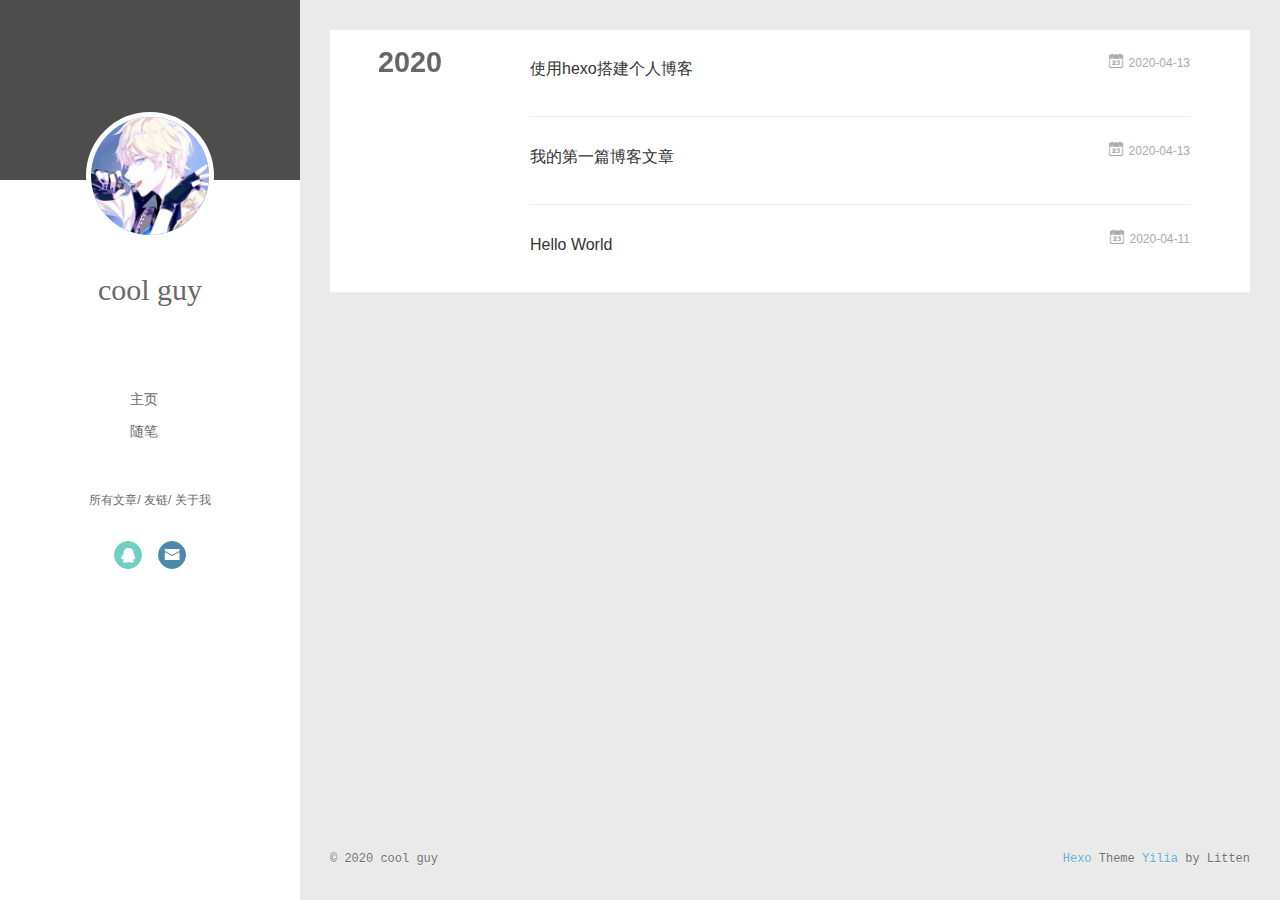
<file: archives/2020/index.html>
<!DOCTYPE html>
<html>
<head>
  <meta charset="utf-8">
  
  <meta name="renderer" content="webkit">
  <meta http-equiv="X-UA-Compatible" content="IE=edge" >
  <link rel="dns-prefetch" href="http://yoursite.com">
  <title>Archives: 2020 | BestWebSite</title>
  <meta name="viewport" content="width=device-width, initial-scale=1, maximum-scale=1">
  <meta property="og:type" content="website">
<meta property="og:title" content="BestWebSite">
<meta property="og:url" content="http://yoursite.com/archives/2020/index.html">
<meta property="og:site_name" content="BestWebSite">
<meta property="og:locale" content="en_US">
<meta property="article:author" content="cool guy">
<meta name="twitter:card" content="summary">
  
    <link rel="alternative" href="/atom.xml" title="BestWebSite" type="application/atom+xml">
  
  
    <link rel="icon" href="/favicon.png">
  
  <link rel="stylesheet" type="text/css" href="/./main.0cf68a.css">
  <style type="text/css">
  
    #container.show {
      background: linear-gradient(200deg,#a0cfe4,#e8c37e);
    }
  </style>
  

  

<meta name="generator" content="Hexo 4.2.0"></head>

<body>
  <div id="container" q-class="show:isCtnShow">
    <canvas id="anm-canvas" class="anm-canvas"></canvas>
    <div class="left-col" q-class="show:isShow">
      
<div class="overlay" style="background: #4d4d4d"></div>
<div class="intrude-less">
	<header id="header" class="inner">
		<a href="/" class="profilepic">
			<img src="/assets/head.jpg" class="js-avatar">
		</a>
		<hgroup>
		  <h1 class="header-author"><a href="/">cool guy</a></h1>
		</hgroup>
		

		<nav class="header-menu">
			<ul>
			
				<li><a href="/">主页</a></li>
	        
				<li><a href="/tags/%E9%9A%8F%E7%AC%94/">随笔</a></li>
	        
			</ul>
		</nav>
		<nav class="header-smart-menu">
    		
    			
    			<a q-on="click: openSlider(e, 'innerArchive')" href="javascript:void(0)">所有文章</a>
    			
            
    			
    			<a q-on="click: openSlider(e, 'friends')" href="javascript:void(0)">友链</a>
    			
            
    			
    			<a q-on="click: openSlider(e, 'aboutme')" href="javascript:void(0)">关于我</a>
    			
            
		</nav>
		<nav class="header-nav">
			<div class="social">
				
					<a class="qq" target="_blank" href="/assets/qq.jpg" title="qq"><i class="icon-qq"></i></a>
		        
					<a class="mail" target="_blank" href="mailto:1715109157@qq.com" title="mail"><i class="icon-mail"></i></a>
		        
			</div>
		</nav>
	</header>		
</div>

    </div>
    <div class="mid-col" q-class="show:isShow,hide:isShow|isFalse">
      
<nav id="mobile-nav">
  	<div class="overlay js-overlay" style="background: #4d4d4d"></div>
	<div class="btnctn js-mobile-btnctn">
  		<div class="slider-trigger list" q-on="click: openSlider(e)"><i class="icon icon-sort"></i></div>
	</div>
	<div class="intrude-less">
		<header id="header" class="inner">
			<div class="profilepic">
				<img src="/assets/head.jpg" class="js-avatar">
			</div>
			<hgroup>
			  <h1 class="header-author js-header-author">cool guy</h1>
			</hgroup>
			
			
			
				
			
				
			
			
			
			<nav class="header-nav">
				<div class="social">
					
						<a class="qq" target="_blank" href="/assets/qq.jpg" title="qq"><i class="icon-qq"></i></a>
			        
						<a class="mail" target="_blank" href="mailto:1715109157@qq.com" title="mail"><i class="icon-mail"></i></a>
			        
				</div>
			</nav>

			<nav class="header-menu js-header-menu">
				<ul style="width: 50%">
				
				
					<li style="width: 50%"><a href="/">主页</a></li>
		        
					<li style="width: 50%"><a href="/tags/%E9%9A%8F%E7%AC%94/">随笔</a></li>
		        
				</ul>
			</nav>
		</header>				
	</div>
	<div class="mobile-mask" style="display:none" q-show="isShow"></div>
</nav>

      <div id="wrapper" class="body-wrap">
        <div class="menu-l">
          <div class="canvas-wrap">
            <canvas data-colors="#eaeaea" data-sectionHeight="100" data-contentId="js-content" id="myCanvas1" class="anm-canvas"></canvas>
          </div>
          <div id="js-content" class="content-ll">
            
  
  
    
    
      
      
      <section class="archives-wrap">
        <div class="archive-year-wrap">
          <a href="/archives/2020" class="archive-year">2020</a>
        </div>
        <div class="archives">
    
    <article class="archive-article archive-type-post">
  <div class="archive-article-inner">
    <header class="archive-article-header">
      	<div class="article-meta">
	      	<a href="/2020/04/13/%E4%BD%BF%E7%94%A8hexo%E6%90%AD%E5%BB%BA%E4%B8%AA%E4%BA%BA%E5%8D%9A%E5%AE%A2/" class="archive-article-date">
  	<time datetime="2020-04-13T13:53:31.000Z" itemprop="datePublished"><i class="icon-calendar icon"></i>2020-04-13</time>
</a>
        </div>
    	 
  
    <h1 itemprop="name">
      <a class="archive-article-title" href="/2020/04/13/%E4%BD%BF%E7%94%A8hexo%E6%90%AD%E5%BB%BA%E4%B8%AA%E4%BA%BA%E5%8D%9A%E5%AE%A2/">使用hexo搭建个人博客</a>
    </h1>
  

        <div class="article-info info-on-right">
          
          

        </div>
        <div class="clearfix"></div>
    </header>
  </div>
</article>
  
    
    
    <article class="archive-article archive-type-post">
  <div class="archive-article-inner">
    <header class="archive-article-header">
      	<div class="article-meta">
	      	<a href="/2020/04/13/%E6%88%91%E7%9A%84%E7%AC%AC%E4%B8%80%E7%AF%87%E5%8D%9A%E5%AE%A2%E6%96%87%E7%AB%A0/" class="archive-article-date">
  	<time datetime="2020-04-13T13:35:43.000Z" itemprop="datePublished"><i class="icon-calendar icon"></i>2020-04-13</time>
</a>
        </div>
    	 
  
    <h1 itemprop="name">
      <a class="archive-article-title" href="/2020/04/13/%E6%88%91%E7%9A%84%E7%AC%AC%E4%B8%80%E7%AF%87%E5%8D%9A%E5%AE%A2%E6%96%87%E7%AB%A0/">我的第一篇博客文章</a>
    </h1>
  

        <div class="article-info info-on-right">
          
          

        </div>
        <div class="clearfix"></div>
    </header>
  </div>
</article>
  
    
    
    <article class="archive-article archive-type-post">
  <div class="archive-article-inner">
    <header class="archive-article-header">
      	<div class="article-meta">
	      	<a href="/2020/04/11/hello-world/" class="archive-article-date">
  	<time datetime="2020-04-11T07:18:00.422Z" itemprop="datePublished"><i class="icon-calendar icon"></i>2020-04-11</time>
</a>
        </div>
    	 
  
    <h1 itemprop="name">
      <a class="archive-article-title" href="/2020/04/11/hello-world/">Hello World</a>
    </h1>
  

        <div class="article-info info-on-right">
          
          

        </div>
        <div class="clearfix"></div>
    </header>
  </div>
</article>
  
  
    </div></section>
  

    


          </div>
        </div>
      </div>
      <footer id="footer">
  <div class="outer">
    <div id="footer-info">
    	<div class="footer-left">
    		&copy; 2020 cool guy
    	</div>
      	<div class="footer-right">
      		<a href="http://hexo.io/" target="_blank">Hexo</a>  Theme <a href="https://github.com/litten/hexo-theme-yilia" target="_blank">Yilia</a> by Litten
      	</div>
    </div>
  </div>
</footer>
    </div>
    <script>
	var yiliaConfig = {
		mathjax: false,
		isHome: false,
		isPost: false,
		isArchive: true,
		isTag: false,
		isCategory: false,
		open_in_new: false,
		toc_hide_index: true,
		root: "/",
		innerArchive: true,
		showTags: false
	}
</script>

<script>!function(t){function n(e){if(r[e])return r[e].exports;var i=r[e]={exports:{},id:e,loaded:!1};return t[e].call(i.exports,i,i.exports,n),i.loaded=!0,i.exports}var r={};n.m=t,n.c=r,n.p="./",n(0)}([function(t,n,r){r(195),t.exports=r(191)},function(t,n,r){var e=r(3),i=r(52),o=r(27),u=r(28),c=r(53),f="prototype",a=function(t,n,r){var s,l,h,v,p=t&a.F,d=t&a.G,y=t&a.S,g=t&a.P,b=t&a.B,m=d?e:y?e[n]||(e[n]={}):(e[n]||{})[f],x=d?i:i[n]||(i[n]={}),w=x[f]||(x[f]={});d&&(r=n);for(s in r)l=!p&&m&&void 0!==m[s],h=(l?m:r)[s],v=b&&l?c(h,e):g&&"function"==typeof h?c(Function.call,h):h,m&&u(m,s,h,t&a.U),x[s]!=h&&o(x,s,v),g&&w[s]!=h&&(w[s]=h)};e.core=i,a.F=1,a.G=2,a.S=4,a.P=8,a.B=16,a.W=32,a.U=64,a.R=128,t.exports=a},function(t,n,r){var e=r(6);t.exports=function(t){if(!e(t))throw TypeError(t+" is not an object!");return t}},function(t,n){var r=t.exports="undefined"!=typeof window&&window.Math==Math?window:"undefined"!=typeof self&&self.Math==Math?self:Function("return this")();"number"==typeof __g&&(__g=r)},function(t,n){t.exports=function(t){try{return!!t()}catch(t){return!0}}},function(t,n){var r=t.exports="undefined"!=typeof window&&window.Math==Math?window:"undefined"!=typeof self&&self.Math==Math?self:Function("return this")();"number"==typeof __g&&(__g=r)},function(t,n){t.exports=function(t){return"object"==typeof t?null!==t:"function"==typeof t}},function(t,n,r){var e=r(126)("wks"),i=r(76),o=r(3).Symbol,u="function"==typeof o;(t.exports=function(t){return e[t]||(e[t]=u&&o[t]||(u?o:i)("Symbol."+t))}).store=e},function(t,n){var r={}.hasOwnProperty;t.exports=function(t,n){return r.call(t,n)}},function(t,n,r){var e=r(94),i=r(33);t.exports=function(t){return e(i(t))}},function(t,n,r){t.exports=!r(4)(function(){return 7!=Object.defineProperty({},"a",{get:function(){return 7}}).a})},function(t,n,r){var e=r(2),i=r(167),o=r(50),u=Object.defineProperty;n.f=r(10)?Object.defineProperty:function(t,n,r){if(e(t),n=o(n,!0),e(r),i)try{return u(t,n,r)}catch(t){}if("get"in r||"set"in r)throw TypeError("Accessors not supported!");return"value"in r&&(t[n]=r.value),t}},function(t,n,r){t.exports=!r(18)(function(){return 7!=Object.defineProperty({},"a",{get:function(){return 7}}).a})},function(t,n,r){var e=r(14),i=r(22);t.exports=r(12)?function(t,n,r){return e.f(t,n,i(1,r))}:function(t,n,r){return t[n]=r,t}},function(t,n,r){var e=r(20),i=r(58),o=r(42),u=Object.defineProperty;n.f=r(12)?Object.defineProperty:function(t,n,r){if(e(t),n=o(n,!0),e(r),i)try{return u(t,n,r)}catch(t){}if("get"in r||"set"in r)throw TypeError("Accessors not supported!");return"value"in r&&(t[n]=r.value),t}},function(t,n,r){var e=r(40)("wks"),i=r(23),o=r(5).Symbol,u="function"==typeof o;(t.exports=function(t){return e[t]||(e[t]=u&&o[t]||(u?o:i)("Symbol."+t))}).store=e},function(t,n,r){var e=r(67),i=Math.min;t.exports=function(t){return t>0?i(e(t),9007199254740991):0}},function(t,n,r){var e=r(46);t.exports=function(t){return Object(e(t))}},function(t,n){t.exports=function(t){try{return!!t()}catch(t){return!0}}},function(t,n,r){var e=r(63),i=r(34);t.exports=Object.keys||function(t){return e(t,i)}},function(t,n,r){var e=r(21);t.exports=function(t){if(!e(t))throw TypeError(t+" is not an object!");return t}},function(t,n){t.exports=function(t){return"object"==typeof t?null!==t:"function"==typeof t}},function(t,n){t.exports=function(t,n){return{enumerable:!(1&t),configurable:!(2&t),writable:!(4&t),value:n}}},function(t,n){var r=0,e=Math.random();t.exports=function(t){return"Symbol(".concat(void 0===t?"":t,")_",(++r+e).toString(36))}},function(t,n){var r={}.hasOwnProperty;t.exports=function(t,n){return r.call(t,n)}},function(t,n){var r=t.exports={version:"2.4.0"};"number"==typeof __e&&(__e=r)},function(t,n){t.exports=function(t){if("function"!=typeof t)throw TypeError(t+" is not a function!");return t}},function(t,n,r){var e=r(11),i=r(66);t.exports=r(10)?function(t,n,r){return e.f(t,n,i(1,r))}:function(t,n,r){return t[n]=r,t}},function(t,n,r){var e=r(3),i=r(27),o=r(24),u=r(76)("src"),c="toString",f=Function[c],a=(""+f).split(c);r(52).inspectSource=function(t){return f.call(t)},(t.exports=function(t,n,r,c){var f="function"==typeof r;f&&(o(r,"name")||i(r,"name",n)),t[n]!==r&&(f&&(o(r,u)||i(r,u,t[n]?""+t[n]:a.join(String(n)))),t===e?t[n]=r:c?t[n]?t[n]=r:i(t,n,r):(delete t[n],i(t,n,r)))})(Function.prototype,c,function(){return"function"==typeof this&&this[u]||f.call(this)})},function(t,n,r){var e=r(1),i=r(4),o=r(46),u=function(t,n,r,e){var i=String(o(t)),u="<"+n;return""!==r&&(u+=" "+r+'="'+String(e).replace(/"/g,"&quot;")+'"'),u+">"+i+"</"+n+">"};t.exports=function(t,n){var r={};r[t]=n(u),e(e.P+e.F*i(function(){var n=""[t]('"');return n!==n.toLowerCase()||n.split('"').length>3}),"String",r)}},function(t,n,r){var e=r(115),i=r(46);t.exports=function(t){return e(i(t))}},function(t,n,r){var e=r(116),i=r(66),o=r(30),u=r(50),c=r(24),f=r(167),a=Object.getOwnPropertyDescriptor;n.f=r(10)?a:function(t,n){if(t=o(t),n=u(n,!0),f)try{return a(t,n)}catch(t){}if(c(t,n))return i(!e.f.call(t,n),t[n])}},function(t,n,r){var e=r(24),i=r(17),o=r(145)("IE_PROTO"),u=Object.prototype;t.exports=Object.getPrototypeOf||function(t){return t=i(t),e(t,o)?t[o]:"function"==typeof t.constructor&&t instanceof t.constructor?t.constructor.prototype:t instanceof Object?u:null}},function(t,n){t.exports=function(t){if(void 0==t)throw TypeError("Can't call method on  "+t);return t}},function(t,n){t.exports="constructor,hasOwnProperty,isPrototypeOf,propertyIsEnumerable,toLocaleString,toString,valueOf".split(",")},function(t,n){t.exports={}},function(t,n){t.exports=!0},function(t,n){n.f={}.propertyIsEnumerable},function(t,n,r){var e=r(14).f,i=r(8),o=r(15)("toStringTag");t.exports=function(t,n,r){t&&!i(t=r?t:t.prototype,o)&&e(t,o,{configurable:!0,value:n})}},function(t,n,r){var e=r(40)("keys"),i=r(23);t.exports=function(t){return e[t]||(e[t]=i(t))}},function(t,n,r){var e=r(5),i="__core-js_shared__",o=e[i]||(e[i]={});t.exports=function(t){return o[t]||(o[t]={})}},function(t,n){var r=Math.ceil,e=Math.floor;t.exports=function(t){return isNaN(t=+t)?0:(t>0?e:r)(t)}},function(t,n,r){var e=r(21);t.exports=function(t,n){if(!e(t))return t;var r,i;if(n&&"function"==typeof(r=t.toString)&&!e(i=r.call(t)))return i;if("function"==typeof(r=t.valueOf)&&!e(i=r.call(t)))return i;if(!n&&"function"==typeof(r=t.toString)&&!e(i=r.call(t)))return i;throw TypeError("Can't convert object to primitive value")}},function(t,n,r){var e=r(5),i=r(25),o=r(36),u=r(44),c=r(14).f;t.exports=function(t){var n=i.Symbol||(i.Symbol=o?{}:e.Symbol||{});"_"==t.charAt(0)||t in n||c(n,t,{value:u.f(t)})}},function(t,n,r){n.f=r(15)},function(t,n){var r={}.toString;t.exports=function(t){return r.call(t).slice(8,-1)}},function(t,n){t.exports=function(t){if(void 0==t)throw TypeError("Can't call method on  "+t);return t}},function(t,n,r){var e=r(4);t.exports=function(t,n){return!!t&&e(function(){n?t.call(null,function(){},1):t.call(null)})}},function(t,n,r){var e=r(53),i=r(115),o=r(17),u=r(16),c=r(203);t.exports=function(t,n){var r=1==t,f=2==t,a=3==t,s=4==t,l=6==t,h=5==t||l,v=n||c;return function(n,c,p){for(var d,y,g=o(n),b=i(g),m=e(c,p,3),x=u(b.length),w=0,S=r?v(n,x):f?v(n,0):void 0;x>w;w++)if((h||w in b)&&(d=b[w],y=m(d,w,g),t))if(r)S[w]=y;else if(y)switch(t){case 3:return!0;case 5:return d;case 6:return w;case 2:S.push(d)}else if(s)return!1;return l?-1:a||s?s:S}}},function(t,n,r){var e=r(1),i=r(52),o=r(4);t.exports=function(t,n){var r=(i.Object||{})[t]||Object[t],u={};u[t]=n(r),e(e.S+e.F*o(function(){r(1)}),"Object",u)}},function(t,n,r){var e=r(6);t.exports=function(t,n){if(!e(t))return t;var r,i;if(n&&"function"==typeof(r=t.toString)&&!e(i=r.call(t)))return i;if("function"==typeof(r=t.valueOf)&&!e(i=r.call(t)))return i;if(!n&&"function"==typeof(r=t.toString)&&!e(i=r.call(t)))return i;throw TypeError("Can't convert object to primitive value")}},function(t,n,r){var e=r(5),i=r(25),o=r(91),u=r(13),c="prototype",f=function(t,n,r){var a,s,l,h=t&f.F,v=t&f.G,p=t&f.S,d=t&f.P,y=t&f.B,g=t&f.W,b=v?i:i[n]||(i[n]={}),m=b[c],x=v?e:p?e[n]:(e[n]||{})[c];v&&(r=n);for(a in r)(s=!h&&x&&void 0!==x[a])&&a in b||(l=s?x[a]:r[a],b[a]=v&&"function"!=typeof x[a]?r[a]:y&&s?o(l,e):g&&x[a]==l?function(t){var n=function(n,r,e){if(this instanceof t){switch(arguments.length){case 0:return new t;case 1:return new t(n);case 2:return new t(n,r)}return new t(n,r,e)}return t.apply(this,arguments)};return n[c]=t[c],n}(l):d&&"function"==typeof l?o(Function.call,l):l,d&&((b.virtual||(b.virtual={}))[a]=l,t&f.R&&m&&!m[a]&&u(m,a,l)))};f.F=1,f.G=2,f.S=4,f.P=8,f.B=16,f.W=32,f.U=64,f.R=128,t.exports=f},function(t,n){var r=t.exports={version:"2.4.0"};"number"==typeof __e&&(__e=r)},function(t,n,r){var e=r(26);t.exports=function(t,n,r){if(e(t),void 0===n)return t;switch(r){case 1:return function(r){return t.call(n,r)};case 2:return function(r,e){return t.call(n,r,e)};case 3:return function(r,e,i){return t.call(n,r,e,i)}}return function(){return t.apply(n,arguments)}}},function(t,n,r){var e=r(183),i=r(1),o=r(126)("metadata"),u=o.store||(o.store=new(r(186))),c=function(t,n,r){var i=u.get(t);if(!i){if(!r)return;u.set(t,i=new e)}var o=i.get(n);if(!o){if(!r)return;i.set(n,o=new e)}return o},f=function(t,n,r){var e=c(n,r,!1);return void 0!==e&&e.has(t)},a=function(t,n,r){var e=c(n,r,!1);return void 0===e?void 0:e.get(t)},s=function(t,n,r,e){c(r,e,!0).set(t,n)},l=function(t,n){var r=c(t,n,!1),e=[];return r&&r.forEach(function(t,n){e.push(n)}),e},h=function(t){return void 0===t||"symbol"==typeof t?t:String(t)},v=function(t){i(i.S,"Reflect",t)};t.exports={store:u,map:c,has:f,get:a,set:s,keys:l,key:h,exp:v}},function(t,n,r){"use strict";if(r(10)){var e=r(69),i=r(3),o=r(4),u=r(1),c=r(127),f=r(152),a=r(53),s=r(68),l=r(66),h=r(27),v=r(73),p=r(67),d=r(16),y=r(75),g=r(50),b=r(24),m=r(180),x=r(114),w=r(6),S=r(17),_=r(137),O=r(70),E=r(32),P=r(71).f,j=r(154),F=r(76),M=r(7),A=r(48),N=r(117),T=r(146),I=r(155),k=r(80),L=r(123),R=r(74),C=r(130),D=r(160),U=r(11),W=r(31),G=U.f,B=W.f,V=i.RangeError,z=i.TypeError,q=i.Uint8Array,K="ArrayBuffer",J="Shared"+K,Y="BYTES_PER_ELEMENT",H="prototype",$=Array[H],X=f.ArrayBuffer,Q=f.DataView,Z=A(0),tt=A(2),nt=A(3),rt=A(4),et=A(5),it=A(6),ot=N(!0),ut=N(!1),ct=I.values,ft=I.keys,at=I.entries,st=$.lastIndexOf,lt=$.reduce,ht=$.reduceRight,vt=$.join,pt=$.sort,dt=$.slice,yt=$.toString,gt=$.toLocaleString,bt=M("iterator"),mt=M("toStringTag"),xt=F("typed_constructor"),wt=F("def_constructor"),St=c.CONSTR,_t=c.TYPED,Ot=c.VIEW,Et="Wrong length!",Pt=A(1,function(t,n){return Tt(T(t,t[wt]),n)}),jt=o(function(){return 1===new q(new Uint16Array([1]).buffer)[0]}),Ft=!!q&&!!q[H].set&&o(function(){new q(1).set({})}),Mt=function(t,n){if(void 0===t)throw z(Et);var r=+t,e=d(t);if(n&&!m(r,e))throw V(Et);return e},At=function(t,n){var r=p(t);if(r<0||r%n)throw V("Wrong offset!");return r},Nt=function(t){if(w(t)&&_t in t)return t;throw z(t+" is not a typed array!")},Tt=function(t,n){if(!(w(t)&&xt in t))throw z("It is not a typed array constructor!");return new t(n)},It=function(t,n){return kt(T(t,t[wt]),n)},kt=function(t,n){for(var r=0,e=n.length,i=Tt(t,e);e>r;)i[r]=n[r++];return i},Lt=function(t,n,r){G(t,n,{get:function(){return this._d[r]}})},Rt=function(t){var n,r,e,i,o,u,c=S(t),f=arguments.length,s=f>1?arguments[1]:void 0,l=void 0!==s,h=j(c);if(void 0!=h&&!_(h)){for(u=h.call(c),e=[],n=0;!(o=u.next()).done;n++)e.push(o.value);c=e}for(l&&f>2&&(s=a(s,arguments[2],2)),n=0,r=d(c.length),i=Tt(this,r);r>n;n++)i[n]=l?s(c[n],n):c[n];return i},Ct=function(){for(var t=0,n=arguments.length,r=Tt(this,n);n>t;)r[t]=arguments[t++];return r},Dt=!!q&&o(function(){gt.call(new q(1))}),Ut=function(){return gt.apply(Dt?dt.call(Nt(this)):Nt(this),arguments)},Wt={copyWithin:function(t,n){return D.call(Nt(this),t,n,arguments.length>2?arguments[2]:void 0)},every:function(t){return rt(Nt(this),t,arguments.length>1?arguments[1]:void 0)},fill:function(t){return C.apply(Nt(this),arguments)},filter:function(t){return It(this,tt(Nt(this),t,arguments.length>1?arguments[1]:void 0))},find:function(t){return et(Nt(this),t,arguments.length>1?arguments[1]:void 0)},findIndex:function(t){return it(Nt(this),t,arguments.length>1?arguments[1]:void 0)},forEach:function(t){Z(Nt(this),t,arguments.length>1?arguments[1]:void 0)},indexOf:function(t){return ut(Nt(this),t,arguments.length>1?arguments[1]:void 0)},includes:function(t){return ot(Nt(this),t,arguments.length>1?arguments[1]:void 0)},join:function(t){return vt.apply(Nt(this),arguments)},lastIndexOf:function(t){return st.apply(Nt(this),arguments)},map:function(t){return Pt(Nt(this),t,arguments.length>1?arguments[1]:void 0)},reduce:function(t){return lt.apply(Nt(this),arguments)},reduceRight:function(t){return ht.apply(Nt(this),arguments)},reverse:function(){for(var t,n=this,r=Nt(n).length,e=Math.floor(r/2),i=0;i<e;)t=n[i],n[i++]=n[--r],n[r]=t;return n},some:function(t){return nt(Nt(this),t,arguments.length>1?arguments[1]:void 0)},sort:function(t){return pt.call(Nt(this),t)},subarray:function(t,n){var r=Nt(this),e=r.length,i=y(t,e);return new(T(r,r[wt]))(r.buffer,r.byteOffset+i*r.BYTES_PER_ELEMENT,d((void 0===n?e:y(n,e))-i))}},Gt=function(t,n){return It(this,dt.call(Nt(this),t,n))},Bt=function(t){Nt(this);var n=At(arguments[1],1),r=this.length,e=S(t),i=d(e.length),o=0;if(i+n>r)throw V(Et);for(;o<i;)this[n+o]=e[o++]},Vt={entries:function(){return at.call(Nt(this))},keys:function(){return ft.call(Nt(this))},values:function(){return ct.call(Nt(this))}},zt=function(t,n){return w(t)&&t[_t]&&"symbol"!=typeof n&&n in t&&String(+n)==String(n)},qt=function(t,n){return zt(t,n=g(n,!0))?l(2,t[n]):B(t,n)},Kt=function(t,n,r){return!(zt(t,n=g(n,!0))&&w(r)&&b(r,"value"))||b(r,"get")||b(r,"set")||r.configurable||b(r,"writable")&&!r.writable||b(r,"enumerable")&&!r.enumerable?G(t,n,r):(t[n]=r.value,t)};St||(W.f=qt,U.f=Kt),u(u.S+u.F*!St,"Object",{getOwnPropertyDescriptor:qt,defineProperty:Kt}),o(function(){yt.call({})})&&(yt=gt=function(){return vt.call(this)});var Jt=v({},Wt);v(Jt,Vt),h(Jt,bt,Vt.values),v(Jt,{slice:Gt,set:Bt,constructor:function(){},toString:yt,toLocaleString:Ut}),Lt(Jt,"buffer","b"),Lt(Jt,"byteOffset","o"),Lt(Jt,"byteLength","l"),Lt(Jt,"length","e"),G(Jt,mt,{get:function(){return this[_t]}}),t.exports=function(t,n,r,f){f=!!f;var a=t+(f?"Clamped":"")+"Array",l="Uint8Array"!=a,v="get"+t,p="set"+t,y=i[a],g=y||{},b=y&&E(y),m=!y||!c.ABV,S={},_=y&&y[H],j=function(t,r){var e=t._d;return e.v[v](r*n+e.o,jt)},F=function(t,r,e){var i=t._d;f&&(e=(e=Math.round(e))<0?0:e>255?255:255&e),i.v[p](r*n+i.o,e,jt)},M=function(t,n){G(t,n,{get:function(){return j(this,n)},set:function(t){return F(this,n,t)},enumerable:!0})};m?(y=r(function(t,r,e,i){s(t,y,a,"_d");var o,u,c,f,l=0,v=0;if(w(r)){if(!(r instanceof X||(f=x(r))==K||f==J))return _t in r?kt(y,r):Rt.call(y,r);o=r,v=At(e,n);var p=r.byteLength;if(void 0===i){if(p%n)throw V(Et);if((u=p-v)<0)throw V(Et)}else if((u=d(i)*n)+v>p)throw V(Et);c=u/n}else c=Mt(r,!0),u=c*n,o=new X(u);for(h(t,"_d",{b:o,o:v,l:u,e:c,v:new Q(o)});l<c;)M(t,l++)}),_=y[H]=O(Jt),h(_,"constructor",y)):L(function(t){new y(null),new y(t)},!0)||(y=r(function(t,r,e,i){s(t,y,a);var o;return w(r)?r instanceof X||(o=x(r))==K||o==J?void 0!==i?new g(r,At(e,n),i):void 0!==e?new g(r,At(e,n)):new g(r):_t in r?kt(y,r):Rt.call(y,r):new g(Mt(r,l))}),Z(b!==Function.prototype?P(g).concat(P(b)):P(g),function(t){t in y||h(y,t,g[t])}),y[H]=_,e||(_.constructor=y));var A=_[bt],N=!!A&&("values"==A.name||void 0==A.name),T=Vt.values;h(y,xt,!0),h(_,_t,a),h(_,Ot,!0),h(_,wt,y),(f?new y(1)[mt]==a:mt in _)||G(_,mt,{get:function(){return a}}),S[a]=y,u(u.G+u.W+u.F*(y!=g),S),u(u.S,a,{BYTES_PER_ELEMENT:n,from:Rt,of:Ct}),Y in _||h(_,Y,n),u(u.P,a,Wt),R(a),u(u.P+u.F*Ft,a,{set:Bt}),u(u.P+u.F*!N,a,Vt),u(u.P+u.F*(_.toString!=yt),a,{toString:yt}),u(u.P+u.F*o(function(){new y(1).slice()}),a,{slice:Gt}),u(u.P+u.F*(o(function(){return[1,2].toLocaleString()!=new y([1,2]).toLocaleString()})||!o(function(){_.toLocaleString.call([1,2])})),a,{toLocaleString:Ut}),k[a]=N?A:T,e||N||h(_,bt,T)}}else t.exports=function(){}},function(t,n){var r={}.toString;t.exports=function(t){return r.call(t).slice(8,-1)}},function(t,n,r){var e=r(21),i=r(5).document,o=e(i)&&e(i.createElement);t.exports=function(t){return o?i.createElement(t):{}}},function(t,n,r){t.exports=!r(12)&&!r(18)(function(){return 7!=Object.defineProperty(r(57)("div"),"a",{get:function(){return 7}}).a})},function(t,n,r){"use strict";var e=r(36),i=r(51),o=r(64),u=r(13),c=r(8),f=r(35),a=r(96),s=r(38),l=r(103),h=r(15)("iterator"),v=!([].keys&&"next"in[].keys()),p="keys",d="values",y=function(){return this};t.exports=function(t,n,r,g,b,m,x){a(r,n,g);var w,S,_,O=function(t){if(!v&&t in F)return F[t];switch(t){case p:case d:return function(){return new r(this,t)}}return function(){return new r(this,t)}},E=n+" Iterator",P=b==d,j=!1,F=t.prototype,M=F[h]||F["@@iterator"]||b&&F[b],A=M||O(b),N=b?P?O("entries"):A:void 0,T="Array"==n?F.entries||M:M;if(T&&(_=l(T.call(new t)))!==Object.prototype&&(s(_,E,!0),e||c(_,h)||u(_,h,y)),P&&M&&M.name!==d&&(j=!0,A=function(){return M.call(this)}),e&&!x||!v&&!j&&F[h]||u(F,h,A),f[n]=A,f[E]=y,b)if(w={values:P?A:O(d),keys:m?A:O(p),entries:N},x)for(S in w)S in F||o(F,S,w[S]);else i(i.P+i.F*(v||j),n,w);return w}},function(t,n,r){var e=r(20),i=r(100),o=r(34),u=r(39)("IE_PROTO"),c=function(){},f="prototype",a=function(){var t,n=r(57)("iframe"),e=o.length;for(n.style.display="none",r(93).appendChild(n),n.src="javascript:",t=n.contentWindow.document,t.open(),t.write("<script>document.F=Object<\/script>"),t.close(),a=t.F;e--;)delete a[f][o[e]];return a()};t.exports=Object.create||function(t,n){var r;return null!==t?(c[f]=e(t),r=new c,c[f]=null,r[u]=t):r=a(),void 0===n?r:i(r,n)}},function(t,n,r){var e=r(63),i=r(34).concat("length","prototype");n.f=Object.getOwnPropertyNames||function(t){return e(t,i)}},function(t,n){n.f=Object.getOwnPropertySymbols},function(t,n,r){var e=r(8),i=r(9),o=r(90)(!1),u=r(39)("IE_PROTO");t.exports=function(t,n){var r,c=i(t),f=0,a=[];for(r in c)r!=u&&e(c,r)&&a.push(r);for(;n.length>f;)e(c,r=n[f++])&&(~o(a,r)||a.push(r));return a}},function(t,n,r){t.exports=r(13)},function(t,n,r){var e=r(76)("meta"),i=r(6),o=r(24),u=r(11).f,c=0,f=Object.isExtensible||function(){return!0},a=!r(4)(function(){return f(Object.preventExtensions({}))}),s=function(t){u(t,e,{value:{i:"O"+ ++c,w:{}}})},l=function(t,n){if(!i(t))return"symbol"==typeof t?t:("string"==typeof t?"S":"P")+t;if(!o(t,e)){if(!f(t))return"F";if(!n)return"E";s(t)}return t[e].i},h=function(t,n){if(!o(t,e)){if(!f(t))return!0;if(!n)return!1;s(t)}return t[e].w},v=function(t){return a&&p.NEED&&f(t)&&!o(t,e)&&s(t),t},p=t.exports={KEY:e,NEED:!1,fastKey:l,getWeak:h,onFreeze:v}},function(t,n){t.exports=function(t,n){return{enumerable:!(1&t),configurable:!(2&t),writable:!(4&t),value:n}}},function(t,n){var r=Math.ceil,e=Math.floor;t.exports=function(t){return isNaN(t=+t)?0:(t>0?e:r)(t)}},function(t,n){t.exports=function(t,n,r,e){if(!(t instanceof n)||void 0!==e&&e in t)throw TypeError(r+": incorrect invocation!");return t}},function(t,n){t.exports=!1},function(t,n,r){var e=r(2),i=r(173),o=r(133),u=r(145)("IE_PROTO"),c=function(){},f="prototype",a=function(){var t,n=r(132)("iframe"),e=o.length;for(n.style.display="none",r(135).appendChild(n),n.src="javascript:",t=n.contentWindow.document,t.open(),t.write("<script>document.F=Object<\/script>"),t.close(),a=t.F;e--;)delete a[f][o[e]];return a()};t.exports=Object.create||function(t,n){var r;return null!==t?(c[f]=e(t),r=new c,c[f]=null,r[u]=t):r=a(),void 0===n?r:i(r,n)}},function(t,n,r){var e=r(175),i=r(133).concat("length","prototype");n.f=Object.getOwnPropertyNames||function(t){return e(t,i)}},function(t,n,r){var e=r(175),i=r(133);t.exports=Object.keys||function(t){return e(t,i)}},function(t,n,r){var e=r(28);t.exports=function(t,n,r){for(var i in n)e(t,i,n[i],r);return t}},function(t,n,r){"use strict";var e=r(3),i=r(11),o=r(10),u=r(7)("species");t.exports=function(t){var n=e[t];o&&n&&!n[u]&&i.f(n,u,{configurable:!0,get:function(){return this}})}},function(t,n,r){var e=r(67),i=Math.max,o=Math.min;t.exports=function(t,n){return t=e(t),t<0?i(t+n,0):o(t,n)}},function(t,n){var r=0,e=Math.random();t.exports=function(t){return"Symbol(".concat(void 0===t?"":t,")_",(++r+e).toString(36))}},function(t,n,r){var e=r(33);t.exports=function(t){return Object(e(t))}},function(t,n,r){var e=r(7)("unscopables"),i=Array.prototype;void 0==i[e]&&r(27)(i,e,{}),t.exports=function(t){i[e][t]=!0}},function(t,n,r){var e=r(53),i=r(169),o=r(137),u=r(2),c=r(16),f=r(154),a={},s={},n=t.exports=function(t,n,r,l,h){var v,p,d,y,g=h?function(){return t}:f(t),b=e(r,l,n?2:1),m=0;if("function"!=typeof g)throw TypeError(t+" is not iterable!");if(o(g)){for(v=c(t.length);v>m;m++)if((y=n?b(u(p=t[m])[0],p[1]):b(t[m]))===a||y===s)return y}else for(d=g.call(t);!(p=d.next()).done;)if((y=i(d,b,p.value,n))===a||y===s)return y};n.BREAK=a,n.RETURN=s},function(t,n){t.exports={}},function(t,n,r){var e=r(11).f,i=r(24),o=r(7)("toStringTag");t.exports=function(t,n,r){t&&!i(t=r?t:t.prototype,o)&&e(t,o,{configurable:!0,value:n})}},function(t,n,r){var e=r(1),i=r(46),o=r(4),u=r(150),c="["+u+"]",f="​",a=RegExp("^"+c+c+"*"),s=RegExp(c+c+"*$"),l=function(t,n,r){var i={},c=o(function(){return!!u[t]()||f[t]()!=f}),a=i[t]=c?n(h):u[t];r&&(i[r]=a),e(e.P+e.F*c,"String",i)},h=l.trim=function(t,n){return t=String(i(t)),1&n&&(t=t.replace(a,"")),2&n&&(t=t.replace(s,"")),t};t.exports=l},function(t,n,r){t.exports={default:r(86),__esModule:!0}},function(t,n,r){t.exports={default:r(87),__esModule:!0}},function(t,n,r){"use strict";function e(t){return t&&t.__esModule?t:{default:t}}n.__esModule=!0;var i=r(84),o=e(i),u=r(83),c=e(u),f="function"==typeof c.default&&"symbol"==typeof o.default?function(t){return typeof t}:function(t){return t&&"function"==typeof c.default&&t.constructor===c.default&&t!==c.default.prototype?"symbol":typeof t};n.default="function"==typeof c.default&&"symbol"===f(o.default)?function(t){return void 0===t?"undefined":f(t)}:function(t){return t&&"function"==typeof c.default&&t.constructor===c.default&&t!==c.default.prototype?"symbol":void 0===t?"undefined":f(t)}},function(t,n,r){r(110),r(108),r(111),r(112),t.exports=r(25).Symbol},function(t,n,r){r(109),r(113),t.exports=r(44).f("iterator")},function(t,n){t.exports=function(t){if("function"!=typeof t)throw TypeError(t+" is not a function!");return t}},function(t,n){t.exports=function(){}},function(t,n,r){var e=r(9),i=r(106),o=r(105);t.exports=function(t){return function(n,r,u){var c,f=e(n),a=i(f.length),s=o(u,a);if(t&&r!=r){for(;a>s;)if((c=f[s++])!=c)return!0}else for(;a>s;s++)if((t||s in f)&&f[s]===r)return t||s||0;return!t&&-1}}},function(t,n,r){var e=r(88);t.exports=function(t,n,r){if(e(t),void 0===n)return t;switch(r){case 1:return function(r){return t.call(n,r)};case 2:return function(r,e){return t.call(n,r,e)};case 3:return function(r,e,i){return t.call(n,r,e,i)}}return function(){return t.apply(n,arguments)}}},function(t,n,r){var e=r(19),i=r(62),o=r(37);t.exports=function(t){var n=e(t),r=i.f;if(r)for(var u,c=r(t),f=o.f,a=0;c.length>a;)f.call(t,u=c[a++])&&n.push(u);return n}},function(t,n,r){t.exports=r(5).document&&document.documentElement},function(t,n,r){var e=r(56);t.exports=Object("z").propertyIsEnumerable(0)?Object:function(t){return"String"==e(t)?t.split(""):Object(t)}},function(t,n,r){var e=r(56);t.exports=Array.isArray||function(t){return"Array"==e(t)}},function(t,n,r){"use strict";var e=r(60),i=r(22),o=r(38),u={};r(13)(u,r(15)("iterator"),function(){return this}),t.exports=function(t,n,r){t.prototype=e(u,{next:i(1,r)}),o(t,n+" Iterator")}},function(t,n){t.exports=function(t,n){return{value:n,done:!!t}}},function(t,n,r){var e=r(19),i=r(9);t.exports=function(t,n){for(var r,o=i(t),u=e(o),c=u.length,f=0;c>f;)if(o[r=u[f++]]===n)return r}},function(t,n,r){var e=r(23)("meta"),i=r(21),o=r(8),u=r(14).f,c=0,f=Object.isExtensible||function(){return!0},a=!r(18)(function(){return f(Object.preventExtensions({}))}),s=function(t){u(t,e,{value:{i:"O"+ ++c,w:{}}})},l=function(t,n){if(!i(t))return"symbol"==typeof t?t:("string"==typeof t?"S":"P")+t;if(!o(t,e)){if(!f(t))return"F";if(!n)return"E";s(t)}return t[e].i},h=function(t,n){if(!o(t,e)){if(!f(t))return!0;if(!n)return!1;s(t)}return t[e].w},v=function(t){return a&&p.NEED&&f(t)&&!o(t,e)&&s(t),t},p=t.exports={KEY:e,NEED:!1,fastKey:l,getWeak:h,onFreeze:v}},function(t,n,r){var e=r(14),i=r(20),o=r(19);t.exports=r(12)?Object.defineProperties:function(t,n){i(t);for(var r,u=o(n),c=u.length,f=0;c>f;)e.f(t,r=u[f++],n[r]);return t}},function(t,n,r){var e=r(37),i=r(22),o=r(9),u=r(42),c=r(8),f=r(58),a=Object.getOwnPropertyDescriptor;n.f=r(12)?a:function(t,n){if(t=o(t),n=u(n,!0),f)try{return a(t,n)}catch(t){}if(c(t,n))return i(!e.f.call(t,n),t[n])}},function(t,n,r){var e=r(9),i=r(61).f,o={}.toString,u="object"==typeof window&&window&&Object.getOwnPropertyNames?Object.getOwnPropertyNames(window):[],c=function(t){try{return i(t)}catch(t){return u.slice()}};t.exports.f=function(t){return u&&"[object Window]"==o.call(t)?c(t):i(e(t))}},function(t,n,r){var e=r(8),i=r(77),o=r(39)("IE_PROTO"),u=Object.prototype;t.exports=Object.getPrototypeOf||function(t){return t=i(t),e(t,o)?t[o]:"function"==typeof t.constructor&&t instanceof t.constructor?t.constructor.prototype:t instanceof Object?u:null}},function(t,n,r){var e=r(41),i=r(33);t.exports=function(t){return function(n,r){var o,u,c=String(i(n)),f=e(r),a=c.length;return f<0||f>=a?t?"":void 0:(o=c.charCodeAt(f),o<55296||o>56319||f+1===a||(u=c.charCodeAt(f+1))<56320||u>57343?t?c.charAt(f):o:t?c.slice(f,f+2):u-56320+(o-55296<<10)+65536)}}},function(t,n,r){var e=r(41),i=Math.max,o=Math.min;t.exports=function(t,n){return t=e(t),t<0?i(t+n,0):o(t,n)}},function(t,n,r){var e=r(41),i=Math.min;t.exports=function(t){return t>0?i(e(t),9007199254740991):0}},function(t,n,r){"use strict";var e=r(89),i=r(97),o=r(35),u=r(9);t.exports=r(59)(Array,"Array",function(t,n){this._t=u(t),this._i=0,this._k=n},function(){var t=this._t,n=this._k,r=this._i++;return!t||r>=t.length?(this._t=void 0,i(1)):"keys"==n?i(0,r):"values"==n?i(0,t[r]):i(0,[r,t[r]])},"values"),o.Arguments=o.Array,e("keys"),e("values"),e("entries")},function(t,n){},function(t,n,r){"use strict";var e=r(104)(!0);r(59)(String,"String",function(t){this._t=String(t),this._i=0},function(){var t,n=this._t,r=this._i;return r>=n.length?{value:void 0,done:!0}:(t=e(n,r),this._i+=t.length,{value:t,done:!1})})},function(t,n,r){"use strict";var e=r(5),i=r(8),o=r(12),u=r(51),c=r(64),f=r(99).KEY,a=r(18),s=r(40),l=r(38),h=r(23),v=r(15),p=r(44),d=r(43),y=r(98),g=r(92),b=r(95),m=r(20),x=r(9),w=r(42),S=r(22),_=r(60),O=r(102),E=r(101),P=r(14),j=r(19),F=E.f,M=P.f,A=O.f,N=e.Symbol,T=e.JSON,I=T&&T.stringify,k="prototype",L=v("_hidden"),R=v("toPrimitive"),C={}.propertyIsEnumerable,D=s("symbol-registry"),U=s("symbols"),W=s("op-symbols"),G=Object[k],B="function"==typeof N,V=e.QObject,z=!V||!V[k]||!V[k].findChild,q=o&&a(function(){return 7!=_(M({},"a",{get:function(){return M(this,"a",{value:7}).a}})).a})?function(t,n,r){var e=F(G,n);e&&delete G[n],M(t,n,r),e&&t!==G&&M(G,n,e)}:M,K=function(t){var n=U[t]=_(N[k]);return n._k=t,n},J=B&&"symbol"==typeof N.iterator?function(t){return"symbol"==typeof t}:function(t){return t instanceof N},Y=function(t,n,r){return t===G&&Y(W,n,r),m(t),n=w(n,!0),m(r),i(U,n)?(r.enumerable?(i(t,L)&&t[L][n]&&(t[L][n]=!1),r=_(r,{enumerable:S(0,!1)})):(i(t,L)||M(t,L,S(1,{})),t[L][n]=!0),q(t,n,r)):M(t,n,r)},H=function(t,n){m(t);for(var r,e=g(n=x(n)),i=0,o=e.length;o>i;)Y(t,r=e[i++],n[r]);return t},$=function(t,n){return void 0===n?_(t):H(_(t),n)},X=function(t){var n=C.call(this,t=w(t,!0));return!(this===G&&i(U,t)&&!i(W,t))&&(!(n||!i(this,t)||!i(U,t)||i(this,L)&&this[L][t])||n)},Q=function(t,n){if(t=x(t),n=w(n,!0),t!==G||!i(U,n)||i(W,n)){var r=F(t,n);return!r||!i(U,n)||i(t,L)&&t[L][n]||(r.enumerable=!0),r}},Z=function(t){for(var n,r=A(x(t)),e=[],o=0;r.length>o;)i(U,n=r[o++])||n==L||n==f||e.push(n);return e},tt=function(t){for(var n,r=t===G,e=A(r?W:x(t)),o=[],u=0;e.length>u;)!i(U,n=e[u++])||r&&!i(G,n)||o.push(U[n]);return o};B||(N=function(){if(this instanceof N)throw TypeError("Symbol is not a constructor!");var t=h(arguments.length>0?arguments[0]:void 0),n=function(r){this===G&&n.call(W,r),i(this,L)&&i(this[L],t)&&(this[L][t]=!1),q(this,t,S(1,r))};return o&&z&&q(G,t,{configurable:!0,set:n}),K(t)},c(N[k],"toString",function(){return this._k}),E.f=Q,P.f=Y,r(61).f=O.f=Z,r(37).f=X,r(62).f=tt,o&&!r(36)&&c(G,"propertyIsEnumerable",X,!0),p.f=function(t){return K(v(t))}),u(u.G+u.W+u.F*!B,{Symbol:N});for(var nt="hasInstance,isConcatSpreadable,iterator,match,replace,search,species,split,toPrimitive,toStringTag,unscopables".split(","),rt=0;nt.length>rt;)v(nt[rt++]);for(var nt=j(v.store),rt=0;nt.length>rt;)d(nt[rt++]);u(u.S+u.F*!B,"Symbol",{for:function(t){return i(D,t+="")?D[t]:D[t]=N(t)},keyFor:function(t){if(J(t))return y(D,t);throw TypeError(t+" is not a symbol!")},useSetter:function(){z=!0},useSimple:function(){z=!1}}),u(u.S+u.F*!B,"Object",{create:$,defineProperty:Y,defineProperties:H,getOwnPropertyDescriptor:Q,getOwnPropertyNames:Z,getOwnPropertySymbols:tt}),T&&u(u.S+u.F*(!B||a(function(){var t=N();return"[null]"!=I([t])||"{}"!=I({a:t})||"{}"!=I(Object(t))})),"JSON",{stringify:function(t){if(void 0!==t&&!J(t)){for(var n,r,e=[t],i=1;arguments.length>i;)e.push(arguments[i++]);return n=e[1],"function"==typeof n&&(r=n),!r&&b(n)||(n=function(t,n){if(r&&(n=r.call(this,t,n)),!J(n))return n}),e[1]=n,I.apply(T,e)}}}),N[k][R]||r(13)(N[k],R,N[k].valueOf),l(N,"Symbol"),l(Math,"Math",!0),l(e.JSON,"JSON",!0)},function(t,n,r){r(43)("asyncIterator")},function(t,n,r){r(43)("observable")},function(t,n,r){r(107);for(var e=r(5),i=r(13),o=r(35),u=r(15)("toStringTag"),c=["NodeList","DOMTokenList","MediaList","StyleSheetList","CSSRuleList"],f=0;f<5;f++){var a=c[f],s=e[a],l=s&&s.prototype;l&&!l[u]&&i(l,u,a),o[a]=o.Array}},function(t,n,r){var e=r(45),i=r(7)("toStringTag"),o="Arguments"==e(function(){return arguments}()),u=function(t,n){try{return t[n]}catch(t){}};t.exports=function(t){var n,r,c;return void 0===t?"Undefined":null===t?"Null":"string"==typeof(r=u(n=Object(t),i))?r:o?e(n):"Object"==(c=e(n))&&"function"==typeof n.callee?"Arguments":c}},function(t,n,r){var e=r(45);t.exports=Object("z").propertyIsEnumerable(0)?Object:function(t){return"String"==e(t)?t.split(""):Object(t)}},function(t,n){n.f={}.propertyIsEnumerable},function(t,n,r){var e=r(30),i=r(16),o=r(75);t.exports=function(t){return function(n,r,u){var c,f=e(n),a=i(f.length),s=o(u,a);if(t&&r!=r){for(;a>s;)if((c=f[s++])!=c)return!0}else for(;a>s;s++)if((t||s in f)&&f[s]===r)return t||s||0;return!t&&-1}}},function(t,n,r){"use strict";var e=r(3),i=r(1),o=r(28),u=r(73),c=r(65),f=r(79),a=r(68),s=r(6),l=r(4),h=r(123),v=r(81),p=r(136);t.exports=function(t,n,r,d,y,g){var b=e[t],m=b,x=y?"set":"add",w=m&&m.prototype,S={},_=function(t){var n=w[t];o(w,t,"delete"==t?function(t){return!(g&&!s(t))&&n.call(this,0===t?0:t)}:"has"==t?function(t){return!(g&&!s(t))&&n.call(this,0===t?0:t)}:"get"==t?function(t){return g&&!s(t)?void 0:n.call(this,0===t?0:t)}:"add"==t?function(t){return n.call(this,0===t?0:t),this}:function(t,r){return n.call(this,0===t?0:t,r),this})};if("function"==typeof m&&(g||w.forEach&&!l(function(){(new m).entries().next()}))){var O=new m,E=O[x](g?{}:-0,1)!=O,P=l(function(){O.has(1)}),j=h(function(t){new m(t)}),F=!g&&l(function(){for(var t=new m,n=5;n--;)t[x](n,n);return!t.has(-0)});j||(m=n(function(n,r){a(n,m,t);var e=p(new b,n,m);return void 0!=r&&f(r,y,e[x],e),e}),m.prototype=w,w.constructor=m),(P||F)&&(_("delete"),_("has"),y&&_("get")),(F||E)&&_(x),g&&w.clear&&delete w.clear}else m=d.getConstructor(n,t,y,x),u(m.prototype,r),c.NEED=!0;return v(m,t),S[t]=m,i(i.G+i.W+i.F*(m!=b),S),g||d.setStrong(m,t,y),m}},function(t,n,r){"use strict";var e=r(27),i=r(28),o=r(4),u=r(46),c=r(7);t.exports=function(t,n,r){var f=c(t),a=r(u,f,""[t]),s=a[0],l=a[1];o(function(){var n={};return n[f]=function(){return 7},7!=""[t](n)})&&(i(String.prototype,t,s),e(RegExp.prototype,f,2==n?function(t,n){return l.call(t,this,n)}:function(t){return l.call(t,this)}))}
},function(t,n,r){"use strict";var e=r(2);t.exports=function(){var t=e(this),n="";return t.global&&(n+="g"),t.ignoreCase&&(n+="i"),t.multiline&&(n+="m"),t.unicode&&(n+="u"),t.sticky&&(n+="y"),n}},function(t,n){t.exports=function(t,n,r){var e=void 0===r;switch(n.length){case 0:return e?t():t.call(r);case 1:return e?t(n[0]):t.call(r,n[0]);case 2:return e?t(n[0],n[1]):t.call(r,n[0],n[1]);case 3:return e?t(n[0],n[1],n[2]):t.call(r,n[0],n[1],n[2]);case 4:return e?t(n[0],n[1],n[2],n[3]):t.call(r,n[0],n[1],n[2],n[3])}return t.apply(r,n)}},function(t,n,r){var e=r(6),i=r(45),o=r(7)("match");t.exports=function(t){var n;return e(t)&&(void 0!==(n=t[o])?!!n:"RegExp"==i(t))}},function(t,n,r){var e=r(7)("iterator"),i=!1;try{var o=[7][e]();o.return=function(){i=!0},Array.from(o,function(){throw 2})}catch(t){}t.exports=function(t,n){if(!n&&!i)return!1;var r=!1;try{var o=[7],u=o[e]();u.next=function(){return{done:r=!0}},o[e]=function(){return u},t(o)}catch(t){}return r}},function(t,n,r){t.exports=r(69)||!r(4)(function(){var t=Math.random();__defineSetter__.call(null,t,function(){}),delete r(3)[t]})},function(t,n){n.f=Object.getOwnPropertySymbols},function(t,n,r){var e=r(3),i="__core-js_shared__",o=e[i]||(e[i]={});t.exports=function(t){return o[t]||(o[t]={})}},function(t,n,r){for(var e,i=r(3),o=r(27),u=r(76),c=u("typed_array"),f=u("view"),a=!(!i.ArrayBuffer||!i.DataView),s=a,l=0,h="Int8Array,Uint8Array,Uint8ClampedArray,Int16Array,Uint16Array,Int32Array,Uint32Array,Float32Array,Float64Array".split(",");l<9;)(e=i[h[l++]])?(o(e.prototype,c,!0),o(e.prototype,f,!0)):s=!1;t.exports={ABV:a,CONSTR:s,TYPED:c,VIEW:f}},function(t,n){"use strict";var r={versions:function(){var t=window.navigator.userAgent;return{trident:t.indexOf("Trident")>-1,presto:t.indexOf("Presto")>-1,webKit:t.indexOf("AppleWebKit")>-1,gecko:t.indexOf("Gecko")>-1&&-1==t.indexOf("KHTML"),mobile:!!t.match(/AppleWebKit.*Mobile.*/),ios:!!t.match(/\(i[^;]+;( U;)? CPU.+Mac OS X/),android:t.indexOf("Android")>-1||t.indexOf("Linux")>-1,iPhone:t.indexOf("iPhone")>-1||t.indexOf("Mac")>-1,iPad:t.indexOf("iPad")>-1,webApp:-1==t.indexOf("Safari"),weixin:-1==t.indexOf("MicroMessenger")}}()};t.exports=r},function(t,n,r){"use strict";var e=r(85),i=function(t){return t&&t.__esModule?t:{default:t}}(e),o=function(){function t(t,n,e){return n||e?String.fromCharCode(n||e):r[t]||t}function n(t){return e[t]}var r={"&quot;":'"',"&lt;":"<","&gt;":">","&amp;":"&","&nbsp;":" "},e={};for(var u in r)e[r[u]]=u;return r["&apos;"]="'",e["'"]="&#39;",{encode:function(t){return t?(""+t).replace(/['<> "&]/g,n).replace(/\r?\n/g,"<br/>").replace(/\s/g,"&nbsp;"):""},decode:function(n){return n?(""+n).replace(/<br\s*\/?>/gi,"\n").replace(/&quot;|&lt;|&gt;|&amp;|&nbsp;|&apos;|&#(\d+);|&#(\d+)/g,t).replace(/\u00a0/g," "):""},encodeBase16:function(t){if(!t)return t;t+="";for(var n=[],r=0,e=t.length;e>r;r++)n.push(t.charCodeAt(r).toString(16).toUpperCase());return n.join("")},encodeBase16forJSON:function(t){if(!t)return t;t=t.replace(/[\u4E00-\u9FBF]/gi,function(t){return escape(t).replace("%u","\\u")});for(var n=[],r=0,e=t.length;e>r;r++)n.push(t.charCodeAt(r).toString(16).toUpperCase());return n.join("")},decodeBase16:function(t){if(!t)return t;t+="";for(var n=[],r=0,e=t.length;e>r;r+=2)n.push(String.fromCharCode("0x"+t.slice(r,r+2)));return n.join("")},encodeObject:function(t){if(t instanceof Array)for(var n=0,r=t.length;r>n;n++)t[n]=o.encodeObject(t[n]);else if("object"==(void 0===t?"undefined":(0,i.default)(t)))for(var e in t)t[e]=o.encodeObject(t[e]);else if("string"==typeof t)return o.encode(t);return t},loadScript:function(t){var n=document.createElement("script");document.getElementsByTagName("body")[0].appendChild(n),n.setAttribute("src",t)},addLoadEvent:function(t){var n=window.onload;"function"!=typeof window.onload?window.onload=t:window.onload=function(){n(),t()}}}}();t.exports=o},function(t,n,r){"use strict";var e=r(17),i=r(75),o=r(16);t.exports=function(t){for(var n=e(this),r=o(n.length),u=arguments.length,c=i(u>1?arguments[1]:void 0,r),f=u>2?arguments[2]:void 0,a=void 0===f?r:i(f,r);a>c;)n[c++]=t;return n}},function(t,n,r){"use strict";var e=r(11),i=r(66);t.exports=function(t,n,r){n in t?e.f(t,n,i(0,r)):t[n]=r}},function(t,n,r){var e=r(6),i=r(3).document,o=e(i)&&e(i.createElement);t.exports=function(t){return o?i.createElement(t):{}}},function(t,n){t.exports="constructor,hasOwnProperty,isPrototypeOf,propertyIsEnumerable,toLocaleString,toString,valueOf".split(",")},function(t,n,r){var e=r(7)("match");t.exports=function(t){var n=/./;try{"/./"[t](n)}catch(r){try{return n[e]=!1,!"/./"[t](n)}catch(t){}}return!0}},function(t,n,r){t.exports=r(3).document&&document.documentElement},function(t,n,r){var e=r(6),i=r(144).set;t.exports=function(t,n,r){var o,u=n.constructor;return u!==r&&"function"==typeof u&&(o=u.prototype)!==r.prototype&&e(o)&&i&&i(t,o),t}},function(t,n,r){var e=r(80),i=r(7)("iterator"),o=Array.prototype;t.exports=function(t){return void 0!==t&&(e.Array===t||o[i]===t)}},function(t,n,r){var e=r(45);t.exports=Array.isArray||function(t){return"Array"==e(t)}},function(t,n,r){"use strict";var e=r(70),i=r(66),o=r(81),u={};r(27)(u,r(7)("iterator"),function(){return this}),t.exports=function(t,n,r){t.prototype=e(u,{next:i(1,r)}),o(t,n+" Iterator")}},function(t,n,r){"use strict";var e=r(69),i=r(1),o=r(28),u=r(27),c=r(24),f=r(80),a=r(139),s=r(81),l=r(32),h=r(7)("iterator"),v=!([].keys&&"next"in[].keys()),p="keys",d="values",y=function(){return this};t.exports=function(t,n,r,g,b,m,x){a(r,n,g);var w,S,_,O=function(t){if(!v&&t in F)return F[t];switch(t){case p:case d:return function(){return new r(this,t)}}return function(){return new r(this,t)}},E=n+" Iterator",P=b==d,j=!1,F=t.prototype,M=F[h]||F["@@iterator"]||b&&F[b],A=M||O(b),N=b?P?O("entries"):A:void 0,T="Array"==n?F.entries||M:M;if(T&&(_=l(T.call(new t)))!==Object.prototype&&(s(_,E,!0),e||c(_,h)||u(_,h,y)),P&&M&&M.name!==d&&(j=!0,A=function(){return M.call(this)}),e&&!x||!v&&!j&&F[h]||u(F,h,A),f[n]=A,f[E]=y,b)if(w={values:P?A:O(d),keys:m?A:O(p),entries:N},x)for(S in w)S in F||o(F,S,w[S]);else i(i.P+i.F*(v||j),n,w);return w}},function(t,n){var r=Math.expm1;t.exports=!r||r(10)>22025.465794806718||r(10)<22025.465794806718||-2e-17!=r(-2e-17)?function(t){return 0==(t=+t)?t:t>-1e-6&&t<1e-6?t+t*t/2:Math.exp(t)-1}:r},function(t,n){t.exports=Math.sign||function(t){return 0==(t=+t)||t!=t?t:t<0?-1:1}},function(t,n,r){var e=r(3),i=r(151).set,o=e.MutationObserver||e.WebKitMutationObserver,u=e.process,c=e.Promise,f="process"==r(45)(u);t.exports=function(){var t,n,r,a=function(){var e,i;for(f&&(e=u.domain)&&e.exit();t;){i=t.fn,t=t.next;try{i()}catch(e){throw t?r():n=void 0,e}}n=void 0,e&&e.enter()};if(f)r=function(){u.nextTick(a)};else if(o){var s=!0,l=document.createTextNode("");new o(a).observe(l,{characterData:!0}),r=function(){l.data=s=!s}}else if(c&&c.resolve){var h=c.resolve();r=function(){h.then(a)}}else r=function(){i.call(e,a)};return function(e){var i={fn:e,next:void 0};n&&(n.next=i),t||(t=i,r()),n=i}}},function(t,n,r){var e=r(6),i=r(2),o=function(t,n){if(i(t),!e(n)&&null!==n)throw TypeError(n+": can't set as prototype!")};t.exports={set:Object.setPrototypeOf||("__proto__"in{}?function(t,n,e){try{e=r(53)(Function.call,r(31).f(Object.prototype,"__proto__").set,2),e(t,[]),n=!(t instanceof Array)}catch(t){n=!0}return function(t,r){return o(t,r),n?t.__proto__=r:e(t,r),t}}({},!1):void 0),check:o}},function(t,n,r){var e=r(126)("keys"),i=r(76);t.exports=function(t){return e[t]||(e[t]=i(t))}},function(t,n,r){var e=r(2),i=r(26),o=r(7)("species");t.exports=function(t,n){var r,u=e(t).constructor;return void 0===u||void 0==(r=e(u)[o])?n:i(r)}},function(t,n,r){var e=r(67),i=r(46);t.exports=function(t){return function(n,r){var o,u,c=String(i(n)),f=e(r),a=c.length;return f<0||f>=a?t?"":void 0:(o=c.charCodeAt(f),o<55296||o>56319||f+1===a||(u=c.charCodeAt(f+1))<56320||u>57343?t?c.charAt(f):o:t?c.slice(f,f+2):u-56320+(o-55296<<10)+65536)}}},function(t,n,r){var e=r(122),i=r(46);t.exports=function(t,n,r){if(e(n))throw TypeError("String#"+r+" doesn't accept regex!");return String(i(t))}},function(t,n,r){"use strict";var e=r(67),i=r(46);t.exports=function(t){var n=String(i(this)),r="",o=e(t);if(o<0||o==1/0)throw RangeError("Count can't be negative");for(;o>0;(o>>>=1)&&(n+=n))1&o&&(r+=n);return r}},function(t,n){t.exports="\t\n\v\f\r   ᠎             　\u2028\u2029\ufeff"},function(t,n,r){var e,i,o,u=r(53),c=r(121),f=r(135),a=r(132),s=r(3),l=s.process,h=s.setImmediate,v=s.clearImmediate,p=s.MessageChannel,d=0,y={},g="onreadystatechange",b=function(){var t=+this;if(y.hasOwnProperty(t)){var n=y[t];delete y[t],n()}},m=function(t){b.call(t.data)};h&&v||(h=function(t){for(var n=[],r=1;arguments.length>r;)n.push(arguments[r++]);return y[++d]=function(){c("function"==typeof t?t:Function(t),n)},e(d),d},v=function(t){delete y[t]},"process"==r(45)(l)?e=function(t){l.nextTick(u(b,t,1))}:p?(i=new p,o=i.port2,i.port1.onmessage=m,e=u(o.postMessage,o,1)):s.addEventListener&&"function"==typeof postMessage&&!s.importScripts?(e=function(t){s.postMessage(t+"","*")},s.addEventListener("message",m,!1)):e=g in a("script")?function(t){f.appendChild(a("script"))[g]=function(){f.removeChild(this),b.call(t)}}:function(t){setTimeout(u(b,t,1),0)}),t.exports={set:h,clear:v}},function(t,n,r){"use strict";var e=r(3),i=r(10),o=r(69),u=r(127),c=r(27),f=r(73),a=r(4),s=r(68),l=r(67),h=r(16),v=r(71).f,p=r(11).f,d=r(130),y=r(81),g="ArrayBuffer",b="DataView",m="prototype",x="Wrong length!",w="Wrong index!",S=e[g],_=e[b],O=e.Math,E=e.RangeError,P=e.Infinity,j=S,F=O.abs,M=O.pow,A=O.floor,N=O.log,T=O.LN2,I="buffer",k="byteLength",L="byteOffset",R=i?"_b":I,C=i?"_l":k,D=i?"_o":L,U=function(t,n,r){var e,i,o,u=Array(r),c=8*r-n-1,f=(1<<c)-1,a=f>>1,s=23===n?M(2,-24)-M(2,-77):0,l=0,h=t<0||0===t&&1/t<0?1:0;for(t=F(t),t!=t||t===P?(i=t!=t?1:0,e=f):(e=A(N(t)/T),t*(o=M(2,-e))<1&&(e--,o*=2),t+=e+a>=1?s/o:s*M(2,1-a),t*o>=2&&(e++,o/=2),e+a>=f?(i=0,e=f):e+a>=1?(i=(t*o-1)*M(2,n),e+=a):(i=t*M(2,a-1)*M(2,n),e=0));n>=8;u[l++]=255&i,i/=256,n-=8);for(e=e<<n|i,c+=n;c>0;u[l++]=255&e,e/=256,c-=8);return u[--l]|=128*h,u},W=function(t,n,r){var e,i=8*r-n-1,o=(1<<i)-1,u=o>>1,c=i-7,f=r-1,a=t[f--],s=127&a;for(a>>=7;c>0;s=256*s+t[f],f--,c-=8);for(e=s&(1<<-c)-1,s>>=-c,c+=n;c>0;e=256*e+t[f],f--,c-=8);if(0===s)s=1-u;else{if(s===o)return e?NaN:a?-P:P;e+=M(2,n),s-=u}return(a?-1:1)*e*M(2,s-n)},G=function(t){return t[3]<<24|t[2]<<16|t[1]<<8|t[0]},B=function(t){return[255&t]},V=function(t){return[255&t,t>>8&255]},z=function(t){return[255&t,t>>8&255,t>>16&255,t>>24&255]},q=function(t){return U(t,52,8)},K=function(t){return U(t,23,4)},J=function(t,n,r){p(t[m],n,{get:function(){return this[r]}})},Y=function(t,n,r,e){var i=+r,o=l(i);if(i!=o||o<0||o+n>t[C])throw E(w);var u=t[R]._b,c=o+t[D],f=u.slice(c,c+n);return e?f:f.reverse()},H=function(t,n,r,e,i,o){var u=+r,c=l(u);if(u!=c||c<0||c+n>t[C])throw E(w);for(var f=t[R]._b,a=c+t[D],s=e(+i),h=0;h<n;h++)f[a+h]=s[o?h:n-h-1]},$=function(t,n){s(t,S,g);var r=+n,e=h(r);if(r!=e)throw E(x);return e};if(u.ABV){if(!a(function(){new S})||!a(function(){new S(.5)})){S=function(t){return new j($(this,t))};for(var X,Q=S[m]=j[m],Z=v(j),tt=0;Z.length>tt;)(X=Z[tt++])in S||c(S,X,j[X]);o||(Q.constructor=S)}var nt=new _(new S(2)),rt=_[m].setInt8;nt.setInt8(0,2147483648),nt.setInt8(1,2147483649),!nt.getInt8(0)&&nt.getInt8(1)||f(_[m],{setInt8:function(t,n){rt.call(this,t,n<<24>>24)},setUint8:function(t,n){rt.call(this,t,n<<24>>24)}},!0)}else S=function(t){var n=$(this,t);this._b=d.call(Array(n),0),this[C]=n},_=function(t,n,r){s(this,_,b),s(t,S,b);var e=t[C],i=l(n);if(i<0||i>e)throw E("Wrong offset!");if(r=void 0===r?e-i:h(r),i+r>e)throw E(x);this[R]=t,this[D]=i,this[C]=r},i&&(J(S,k,"_l"),J(_,I,"_b"),J(_,k,"_l"),J(_,L,"_o")),f(_[m],{getInt8:function(t){return Y(this,1,t)[0]<<24>>24},getUint8:function(t){return Y(this,1,t)[0]},getInt16:function(t){var n=Y(this,2,t,arguments[1]);return(n[1]<<8|n[0])<<16>>16},getUint16:function(t){var n=Y(this,2,t,arguments[1]);return n[1]<<8|n[0]},getInt32:function(t){return G(Y(this,4,t,arguments[1]))},getUint32:function(t){return G(Y(this,4,t,arguments[1]))>>>0},getFloat32:function(t){return W(Y(this,4,t,arguments[1]),23,4)},getFloat64:function(t){return W(Y(this,8,t,arguments[1]),52,8)},setInt8:function(t,n){H(this,1,t,B,n)},setUint8:function(t,n){H(this,1,t,B,n)},setInt16:function(t,n){H(this,2,t,V,n,arguments[2])},setUint16:function(t,n){H(this,2,t,V,n,arguments[2])},setInt32:function(t,n){H(this,4,t,z,n,arguments[2])},setUint32:function(t,n){H(this,4,t,z,n,arguments[2])},setFloat32:function(t,n){H(this,4,t,K,n,arguments[2])},setFloat64:function(t,n){H(this,8,t,q,n,arguments[2])}});y(S,g),y(_,b),c(_[m],u.VIEW,!0),n[g]=S,n[b]=_},function(t,n,r){var e=r(3),i=r(52),o=r(69),u=r(182),c=r(11).f;t.exports=function(t){var n=i.Symbol||(i.Symbol=o?{}:e.Symbol||{});"_"==t.charAt(0)||t in n||c(n,t,{value:u.f(t)})}},function(t,n,r){var e=r(114),i=r(7)("iterator"),o=r(80);t.exports=r(52).getIteratorMethod=function(t){if(void 0!=t)return t[i]||t["@@iterator"]||o[e(t)]}},function(t,n,r){"use strict";var e=r(78),i=r(170),o=r(80),u=r(30);t.exports=r(140)(Array,"Array",function(t,n){this._t=u(t),this._i=0,this._k=n},function(){var t=this._t,n=this._k,r=this._i++;return!t||r>=t.length?(this._t=void 0,i(1)):"keys"==n?i(0,r):"values"==n?i(0,t[r]):i(0,[r,t[r]])},"values"),o.Arguments=o.Array,e("keys"),e("values"),e("entries")},function(t,n){function r(t,n){t.classList?t.classList.add(n):t.className+=" "+n}t.exports=r},function(t,n){function r(t,n){if(t.classList)t.classList.remove(n);else{var r=new RegExp("(^|\\b)"+n.split(" ").join("|")+"(\\b|$)","gi");t.className=t.className.replace(r," ")}}t.exports=r},function(t,n){function r(){throw new Error("setTimeout has not been defined")}function e(){throw new Error("clearTimeout has not been defined")}function i(t){if(s===setTimeout)return setTimeout(t,0);if((s===r||!s)&&setTimeout)return s=setTimeout,setTimeout(t,0);try{return s(t,0)}catch(n){try{return s.call(null,t,0)}catch(n){return s.call(this,t,0)}}}function o(t){if(l===clearTimeout)return clearTimeout(t);if((l===e||!l)&&clearTimeout)return l=clearTimeout,clearTimeout(t);try{return l(t)}catch(n){try{return l.call(null,t)}catch(n){return l.call(this,t)}}}function u(){d&&v&&(d=!1,v.length?p=v.concat(p):y=-1,p.length&&c())}function c(){if(!d){var t=i(u);d=!0;for(var n=p.length;n;){for(v=p,p=[];++y<n;)v&&v[y].run();y=-1,n=p.length}v=null,d=!1,o(t)}}function f(t,n){this.fun=t,this.array=n}function a(){}var s,l,h=t.exports={};!function(){try{s="function"==typeof setTimeout?setTimeout:r}catch(t){s=r}try{l="function"==typeof clearTimeout?clearTimeout:e}catch(t){l=e}}();var v,p=[],d=!1,y=-1;h.nextTick=function(t){var n=new Array(arguments.length-1);if(arguments.length>1)for(var r=1;r<arguments.length;r++)n[r-1]=arguments[r];p.push(new f(t,n)),1!==p.length||d||i(c)},f.prototype.run=function(){this.fun.apply(null,this.array)},h.title="browser",h.browser=!0,h.env={},h.argv=[],h.version="",h.versions={},h.on=a,h.addListener=a,h.once=a,h.off=a,h.removeListener=a,h.removeAllListeners=a,h.emit=a,h.prependListener=a,h.prependOnceListener=a,h.listeners=function(t){return[]},h.binding=function(t){throw new Error("process.binding is not supported")},h.cwd=function(){return"/"},h.chdir=function(t){throw new Error("process.chdir is not supported")},h.umask=function(){return 0}},function(t,n,r){var e=r(45);t.exports=function(t,n){if("number"!=typeof t&&"Number"!=e(t))throw TypeError(n);return+t}},function(t,n,r){"use strict";var e=r(17),i=r(75),o=r(16);t.exports=[].copyWithin||function(t,n){var r=e(this),u=o(r.length),c=i(t,u),f=i(n,u),a=arguments.length>2?arguments[2]:void 0,s=Math.min((void 0===a?u:i(a,u))-f,u-c),l=1;for(f<c&&c<f+s&&(l=-1,f+=s-1,c+=s-1);s-- >0;)f in r?r[c]=r[f]:delete r[c],c+=l,f+=l;return r}},function(t,n,r){var e=r(79);t.exports=function(t,n){var r=[];return e(t,!1,r.push,r,n),r}},function(t,n,r){var e=r(26),i=r(17),o=r(115),u=r(16);t.exports=function(t,n,r,c,f){e(n);var a=i(t),s=o(a),l=u(a.length),h=f?l-1:0,v=f?-1:1;if(r<2)for(;;){if(h in s){c=s[h],h+=v;break}if(h+=v,f?h<0:l<=h)throw TypeError("Reduce of empty array with no initial value")}for(;f?h>=0:l>h;h+=v)h in s&&(c=n(c,s[h],h,a));return c}},function(t,n,r){"use strict";var e=r(26),i=r(6),o=r(121),u=[].slice,c={},f=function(t,n,r){if(!(n in c)){for(var e=[],i=0;i<n;i++)e[i]="a["+i+"]";c[n]=Function("F,a","return new F("+e.join(",")+")")}return c[n](t,r)};t.exports=Function.bind||function(t){var n=e(this),r=u.call(arguments,1),c=function(){var e=r.concat(u.call(arguments));return this instanceof c?f(n,e.length,e):o(n,e,t)};return i(n.prototype)&&(c.prototype=n.prototype),c}},function(t,n,r){"use strict";var e=r(11).f,i=r(70),o=r(73),u=r(53),c=r(68),f=r(46),a=r(79),s=r(140),l=r(170),h=r(74),v=r(10),p=r(65).fastKey,d=v?"_s":"size",y=function(t,n){var r,e=p(n);if("F"!==e)return t._i[e];for(r=t._f;r;r=r.n)if(r.k==n)return r};t.exports={getConstructor:function(t,n,r,s){var l=t(function(t,e){c(t,l,n,"_i"),t._i=i(null),t._f=void 0,t._l=void 0,t[d]=0,void 0!=e&&a(e,r,t[s],t)});return o(l.prototype,{clear:function(){for(var t=this,n=t._i,r=t._f;r;r=r.n)r.r=!0,r.p&&(r.p=r.p.n=void 0),delete n[r.i];t._f=t._l=void 0,t[d]=0},delete:function(t){var n=this,r=y(n,t);if(r){var e=r.n,i=r.p;delete n._i[r.i],r.r=!0,i&&(i.n=e),e&&(e.p=i),n._f==r&&(n._f=e),n._l==r&&(n._l=i),n[d]--}return!!r},forEach:function(t){c(this,l,"forEach");for(var n,r=u(t,arguments.length>1?arguments[1]:void 0,3);n=n?n.n:this._f;)for(r(n.v,n.k,this);n&&n.r;)n=n.p},has:function(t){return!!y(this,t)}}),v&&e(l.prototype,"size",{get:function(){return f(this[d])}}),l},def:function(t,n,r){var e,i,o=y(t,n);return o?o.v=r:(t._l=o={i:i=p(n,!0),k:n,v:r,p:e=t._l,n:void 0,r:!1},t._f||(t._f=o),e&&(e.n=o),t[d]++,"F"!==i&&(t._i[i]=o)),t},getEntry:y,setStrong:function(t,n,r){s(t,n,function(t,n){this._t=t,this._k=n,this._l=void 0},function(){for(var t=this,n=t._k,r=t._l;r&&r.r;)r=r.p;return t._t&&(t._l=r=r?r.n:t._t._f)?"keys"==n?l(0,r.k):"values"==n?l(0,r.v):l(0,[r.k,r.v]):(t._t=void 0,l(1))},r?"entries":"values",!r,!0),h(n)}}},function(t,n,r){var e=r(114),i=r(161);t.exports=function(t){return function(){if(e(this)!=t)throw TypeError(t+"#toJSON isn't generic");return i(this)}}},function(t,n,r){"use strict";var e=r(73),i=r(65).getWeak,o=r(2),u=r(6),c=r(68),f=r(79),a=r(48),s=r(24),l=a(5),h=a(6),v=0,p=function(t){return t._l||(t._l=new d)},d=function(){this.a=[]},y=function(t,n){return l(t.a,function(t){return t[0]===n})};d.prototype={get:function(t){var n=y(this,t);if(n)return n[1]},has:function(t){return!!y(this,t)},set:function(t,n){var r=y(this,t);r?r[1]=n:this.a.push([t,n])},delete:function(t){var n=h(this.a,function(n){return n[0]===t});return~n&&this.a.splice(n,1),!!~n}},t.exports={getConstructor:function(t,n,r,o){var a=t(function(t,e){c(t,a,n,"_i"),t._i=v++,t._l=void 0,void 0!=e&&f(e,r,t[o],t)});return e(a.prototype,{delete:function(t){if(!u(t))return!1;var n=i(t);return!0===n?p(this).delete(t):n&&s(n,this._i)&&delete n[this._i]},has:function(t){if(!u(t))return!1;var n=i(t);return!0===n?p(this).has(t):n&&s(n,this._i)}}),a},def:function(t,n,r){var e=i(o(n),!0);return!0===e?p(t).set(n,r):e[t._i]=r,t},ufstore:p}},function(t,n,r){t.exports=!r(10)&&!r(4)(function(){return 7!=Object.defineProperty(r(132)("div"),"a",{get:function(){return 7}}).a})},function(t,n,r){var e=r(6),i=Math.floor;t.exports=function(t){return!e(t)&&isFinite(t)&&i(t)===t}},function(t,n,r){var e=r(2);t.exports=function(t,n,r,i){try{return i?n(e(r)[0],r[1]):n(r)}catch(n){var o=t.return;throw void 0!==o&&e(o.call(t)),n}}},function(t,n){t.exports=function(t,n){return{value:n,done:!!t}}},function(t,n){t.exports=Math.log1p||function(t){return(t=+t)>-1e-8&&t<1e-8?t-t*t/2:Math.log(1+t)}},function(t,n,r){"use strict";var e=r(72),i=r(125),o=r(116),u=r(17),c=r(115),f=Object.assign;t.exports=!f||r(4)(function(){var t={},n={},r=Symbol(),e="abcdefghijklmnopqrst";return t[r]=7,e.split("").forEach(function(t){n[t]=t}),7!=f({},t)[r]||Object.keys(f({},n)).join("")!=e})?function(t,n){for(var r=u(t),f=arguments.length,a=1,s=i.f,l=o.f;f>a;)for(var h,v=c(arguments[a++]),p=s?e(v).concat(s(v)):e(v),d=p.length,y=0;d>y;)l.call(v,h=p[y++])&&(r[h]=v[h]);return r}:f},function(t,n,r){var e=r(11),i=r(2),o=r(72);t.exports=r(10)?Object.defineProperties:function(t,n){i(t);for(var r,u=o(n),c=u.length,f=0;c>f;)e.f(t,r=u[f++],n[r]);return t}},function(t,n,r){var e=r(30),i=r(71).f,o={}.toString,u="object"==typeof window&&window&&Object.getOwnPropertyNames?Object.getOwnPropertyNames(window):[],c=function(t){try{return i(t)}catch(t){return u.slice()}};t.exports.f=function(t){return u&&"[object Window]"==o.call(t)?c(t):i(e(t))}},function(t,n,r){var e=r(24),i=r(30),o=r(117)(!1),u=r(145)("IE_PROTO");t.exports=function(t,n){var r,c=i(t),f=0,a=[];for(r in c)r!=u&&e(c,r)&&a.push(r);for(;n.length>f;)e(c,r=n[f++])&&(~o(a,r)||a.push(r));return a}},function(t,n,r){var e=r(72),i=r(30),o=r(116).f;t.exports=function(t){return function(n){for(var r,u=i(n),c=e(u),f=c.length,a=0,s=[];f>a;)o.call(u,r=c[a++])&&s.push(t?[r,u[r]]:u[r]);return s}}},function(t,n,r){var e=r(71),i=r(125),o=r(2),u=r(3).Reflect;t.exports=u&&u.ownKeys||function(t){var n=e.f(o(t)),r=i.f;return r?n.concat(r(t)):n}},function(t,n,r){var e=r(3).parseFloat,i=r(82).trim;t.exports=1/e(r(150)+"-0")!=-1/0?function(t){var n=i(String(t),3),r=e(n);return 0===r&&"-"==n.charAt(0)?-0:r}:e},function(t,n,r){var e=r(3).parseInt,i=r(82).trim,o=r(150),u=/^[\-+]?0[xX]/;t.exports=8!==e(o+"08")||22!==e(o+"0x16")?function(t,n){var r=i(String(t),3);return e(r,n>>>0||(u.test(r)?16:10))}:e},function(t,n){t.exports=Object.is||function(t,n){return t===n?0!==t||1/t==1/n:t!=t&&n!=n}},function(t,n,r){var e=r(16),i=r(149),o=r(46);t.exports=function(t,n,r,u){var c=String(o(t)),f=c.length,a=void 0===r?" ":String(r),s=e(n);if(s<=f||""==a)return c;var l=s-f,h=i.call(a,Math.ceil(l/a.length));return h.length>l&&(h=h.slice(0,l)),u?h+c:c+h}},function(t,n,r){n.f=r(7)},function(t,n,r){"use strict";var e=r(164);t.exports=r(118)("Map",function(t){return function(){return t(this,arguments.length>0?arguments[0]:void 0)}},{get:function(t){var n=e.getEntry(this,t);return n&&n.v},set:function(t,n){return e.def(this,0===t?0:t,n)}},e,!0)},function(t,n,r){r(10)&&"g"!=/./g.flags&&r(11).f(RegExp.prototype,"flags",{configurable:!0,get:r(120)})},function(t,n,r){"use strict";var e=r(164);t.exports=r(118)("Set",function(t){return function(){return t(this,arguments.length>0?arguments[0]:void 0)}},{add:function(t){return e.def(this,t=0===t?0:t,t)}},e)},function(t,n,r){"use strict";var e,i=r(48)(0),o=r(28),u=r(65),c=r(172),f=r(166),a=r(6),s=u.getWeak,l=Object.isExtensible,h=f.ufstore,v={},p=function(t){return function(){return t(this,arguments.length>0?arguments[0]:void 0)}},d={get:function(t){if(a(t)){var n=s(t);return!0===n?h(this).get(t):n?n[this._i]:void 0}},set:function(t,n){return f.def(this,t,n)}},y=t.exports=r(118)("WeakMap",p,d,f,!0,!0);7!=(new y).set((Object.freeze||Object)(v),7).get(v)&&(e=f.getConstructor(p),c(e.prototype,d),u.NEED=!0,i(["delete","has","get","set"],function(t){var n=y.prototype,r=n[t];o(n,t,function(n,i){if(a(n)&&!l(n)){this._f||(this._f=new e);var o=this._f[t](n,i);return"set"==t?this:o}return r.call(this,n,i)})}))},,,,function(t,n){"use strict";function r(){var t=document.querySelector("#page-nav");if(t&&!document.querySelector("#page-nav .extend.prev")&&(t.innerHTML='<a class="extend prev disabled" rel="prev">&laquo; Prev</a>'+t.innerHTML),t&&!document.querySelector("#page-nav .extend.next")&&(t.innerHTML=t.innerHTML+'<a class="extend next disabled" rel="next">Next &raquo;</a>'),yiliaConfig&&yiliaConfig.open_in_new){document.querySelectorAll(".article-entry a:not(.article-more-a)").forEach(function(t){var n=t.getAttribute("target");n&&""!==n||t.setAttribute("target","_blank")})}if(yiliaConfig&&yiliaConfig.toc_hide_index){document.querySelectorAll(".toc-number").forEach(function(t){t.style.display="none"})}var n=document.querySelector("#js-aboutme");n&&0!==n.length&&(n.innerHTML=n.innerText)}t.exports={init:r}},function(t,n,r){"use strict";function e(t){return t&&t.__esModule?t:{default:t}}function i(t,n){var r=/\/|index.html/g;return t.replace(r,"")===n.replace(r,"")}function o(){for(var t=document.querySelectorAll(".js-header-menu li a"),n=window.location.pathname,r=0,e=t.length;r<e;r++){var o=t[r];i(n,o.getAttribute("href"))&&(0,h.default)(o,"active")}}function u(t){for(var n=t.offsetLeft,r=t.offsetParent;null!==r;)n+=r.offsetLeft,r=r.offsetParent;return n}function c(t){for(var n=t.offsetTop,r=t.offsetParent;null!==r;)n+=r.offsetTop,r=r.offsetParent;return n}function f(t,n,r,e,i){var o=u(t),f=c(t)-n;if(f-r<=i){var a=t.$newDom;a||(a=t.cloneNode(!0),(0,d.default)(t,a),t.$newDom=a,a.style.position="fixed",a.style.top=(r||f)+"px",a.style.left=o+"px",a.style.zIndex=e||2,a.style.width="100%",a.style.color="#fff"),a.style.visibility="visible",t.style.visibility="hidden"}else{t.style.visibility="visible";var s=t.$newDom;s&&(s.style.visibility="hidden")}}function a(){var t=document.querySelector(".js-overlay"),n=document.querySelector(".js-header-menu");f(t,document.body.scrollTop,-63,2,0),f(n,document.body.scrollTop,1,3,0)}function s(){document.querySelector("#container").addEventListener("scroll",function(t){a()}),window.addEventListener("scroll",function(t){a()}),a()}var l=r(156),h=e(l),v=r(157),p=(e(v),r(382)),d=e(p),y=r(128),g=e(y),b=r(190),m=e(b),x=r(129);(function(){g.default.versions.mobile&&window.screen.width<800&&(o(),s())})(),(0,x.addLoadEvent)(function(){m.default.init()}),t.exports={}},,,,function(t,n,r){(function(t){"use strict";function n(t,n,r){t[n]||Object[e](t,n,{writable:!0,configurable:!0,value:r})}if(r(381),r(391),r(198),t._babelPolyfill)throw new Error("only one instance of babel-polyfill is allowed");t._babelPolyfill=!0;var e="defineProperty";n(String.prototype,"padLeft","".padStart),n(String.prototype,"padRight","".padEnd),"pop,reverse,shift,keys,values,entries,indexOf,every,some,forEach,map,filter,find,findIndex,includes,join,slice,concat,push,splice,unshift,sort,lastIndexOf,reduce,reduceRight,copyWithin,fill".split(",").forEach(function(t){[][t]&&n(Array,t,Function.call.bind([][t]))})}).call(n,function(){return this}())},,,function(t,n,r){r(210),t.exports=r(52).RegExp.escape},,,,function(t,n,r){var e=r(6),i=r(138),o=r(7)("species");t.exports=function(t){var n;return i(t)&&(n=t.constructor,"function"!=typeof n||n!==Array&&!i(n.prototype)||(n=void 0),e(n)&&null===(n=n[o])&&(n=void 0)),void 0===n?Array:n}},function(t,n,r){var e=r(202);t.exports=function(t,n){return new(e(t))(n)}},function(t,n,r){"use strict";var e=r(2),i=r(50),o="number";t.exports=function(t){if("string"!==t&&t!==o&&"default"!==t)throw TypeError("Incorrect hint");return i(e(this),t!=o)}},function(t,n,r){var e=r(72),i=r(125),o=r(116);t.exports=function(t){var n=e(t),r=i.f;if(r)for(var u,c=r(t),f=o.f,a=0;c.length>a;)f.call(t,u=c[a++])&&n.push(u);return n}},function(t,n,r){var e=r(72),i=r(30);t.exports=function(t,n){for(var r,o=i(t),u=e(o),c=u.length,f=0;c>f;)if(o[r=u[f++]]===n)return r}},function(t,n,r){"use strict";var e=r(208),i=r(121),o=r(26);t.exports=function(){for(var t=o(this),n=arguments.length,r=Array(n),u=0,c=e._,f=!1;n>u;)(r[u]=arguments[u++])===c&&(f=!0);return function(){var e,o=this,u=arguments.length,a=0,s=0;if(!f&&!u)return i(t,r,o);if(e=r.slice(),f)for(;n>a;a++)e[a]===c&&(e[a]=arguments[s++]);for(;u>s;)e.push(arguments[s++]);return i(t,e,o)}}},function(t,n,r){t.exports=r(3)},function(t,n){t.exports=function(t,n){var r=n===Object(n)?function(t){return n[t]}:n;return function(n){return String(n).replace(t,r)}}},function(t,n,r){var e=r(1),i=r(209)(/[\\^$*+?.()|[\]{}]/g,"\\$&");e(e.S,"RegExp",{escape:function(t){return i(t)}})},function(t,n,r){var e=r(1);e(e.P,"Array",{copyWithin:r(160)}),r(78)("copyWithin")},function(t,n,r){"use strict";var e=r(1),i=r(48)(4);e(e.P+e.F*!r(47)([].every,!0),"Array",{every:function(t){return i(this,t,arguments[1])}})},function(t,n,r){var e=r(1);e(e.P,"Array",{fill:r(130)}),r(78)("fill")},function(t,n,r){"use strict";var e=r(1),i=r(48)(2);e(e.P+e.F*!r(47)([].filter,!0),"Array",{filter:function(t){return i(this,t,arguments[1])}})},function(t,n,r){"use strict";var e=r(1),i=r(48)(6),o="findIndex",u=!0;o in[]&&Array(1)[o](function(){u=!1}),e(e.P+e.F*u,"Array",{findIndex:function(t){return i(this,t,arguments.length>1?arguments[1]:void 0)}}),r(78)(o)},function(t,n,r){"use strict";var e=r(1),i=r(48)(5),o="find",u=!0;o in[]&&Array(1)[o](function(){u=!1}),e(e.P+e.F*u,"Array",{find:function(t){return i(this,t,arguments.length>1?arguments[1]:void 0)}}),r(78)(o)},function(t,n,r){"use strict";var e=r(1),i=r(48)(0),o=r(47)([].forEach,!0);e(e.P+e.F*!o,"Array",{forEach:function(t){return i(this,t,arguments[1])}})},function(t,n,r){"use strict";var e=r(53),i=r(1),o=r(17),u=r(169),c=r(137),f=r(16),a=r(131),s=r(154);i(i.S+i.F*!r(123)(function(t){Array.from(t)}),"Array",{from:function(t){var n,r,i,l,h=o(t),v="function"==typeof this?this:Array,p=arguments.length,d=p>1?arguments[1]:void 0,y=void 0!==d,g=0,b=s(h);if(y&&(d=e(d,p>2?arguments[2]:void 0,2)),void 0==b||v==Array&&c(b))for(n=f(h.length),r=new v(n);n>g;g++)a(r,g,y?d(h[g],g):h[g]);else for(l=b.call(h),r=new v;!(i=l.next()).done;g++)a(r,g,y?u(l,d,[i.value,g],!0):i.value);return r.length=g,r}})},function(t,n,r){"use strict";var e=r(1),i=r(117)(!1),o=[].indexOf,u=!!o&&1/[1].indexOf(1,-0)<0;e(e.P+e.F*(u||!r(47)(o)),"Array",{indexOf:function(t){return u?o.apply(this,arguments)||0:i(this,t,arguments[1])}})},function(t,n,r){var e=r(1);e(e.S,"Array",{isArray:r(138)})},function(t,n,r){"use strict";var e=r(1),i=r(30),o=[].join;e(e.P+e.F*(r(115)!=Object||!r(47)(o)),"Array",{join:function(t){return o.call(i(this),void 0===t?",":t)}})},function(t,n,r){"use strict";var e=r(1),i=r(30),o=r(67),u=r(16),c=[].lastIndexOf,f=!!c&&1/[1].lastIndexOf(1,-0)<0;e(e.P+e.F*(f||!r(47)(c)),"Array",{lastIndexOf:function(t){if(f)return c.apply(this,arguments)||0;var n=i(this),r=u(n.length),e=r-1;for(arguments.length>1&&(e=Math.min(e,o(arguments[1]))),e<0&&(e=r+e);e>=0;e--)if(e in n&&n[e]===t)return e||0;return-1}})},function(t,n,r){"use strict";var e=r(1),i=r(48)(1);e(e.P+e.F*!r(47)([].map,!0),"Array",{map:function(t){return i(this,t,arguments[1])}})},function(t,n,r){"use strict";var e=r(1),i=r(131);e(e.S+e.F*r(4)(function(){function t(){}return!(Array.of.call(t)instanceof t)}),"Array",{of:function(){for(var t=0,n=arguments.length,r=new("function"==typeof this?this:Array)(n);n>t;)i(r,t,arguments[t++]);return r.length=n,r}})},function(t,n,r){"use strict";var e=r(1),i=r(162);e(e.P+e.F*!r(47)([].reduceRight,!0),"Array",{reduceRight:function(t){return i(this,t,arguments.length,arguments[1],!0)}})},function(t,n,r){"use strict";var e=r(1),i=r(162);e(e.P+e.F*!r(47)([].reduce,!0),"Array",{reduce:function(t){return i(this,t,arguments.length,arguments[1],!1)}})},function(t,n,r){"use strict";var e=r(1),i=r(135),o=r(45),u=r(75),c=r(16),f=[].slice;e(e.P+e.F*r(4)(function(){i&&f.call(i)}),"Array",{slice:function(t,n){var r=c(this.length),e=o(this);if(n=void 0===n?r:n,"Array"==e)return f.call(this,t,n);for(var i=u(t,r),a=u(n,r),s=c(a-i),l=Array(s),h=0;h<s;h++)l[h]="String"==e?this.charAt(i+h):this[i+h];return l}})},function(t,n,r){"use strict";var e=r(1),i=r(48)(3);e(e.P+e.F*!r(47)([].some,!0),"Array",{some:function(t){return i(this,t,arguments[1])}})},function(t,n,r){"use strict";var e=r(1),i=r(26),o=r(17),u=r(4),c=[].sort,f=[1,2,3];e(e.P+e.F*(u(function(){f.sort(void 0)})||!u(function(){f.sort(null)})||!r(47)(c)),"Array",{sort:function(t){return void 0===t?c.call(o(this)):c.call(o(this),i(t))}})},function(t,n,r){r(74)("Array")},function(t,n,r){var e=r(1);e(e.S,"Date",{now:function(){return(new Date).getTime()}})},function(t,n,r){"use strict";var e=r(1),i=r(4),o=Date.prototype.getTime,u=function(t){return t>9?t:"0"+t};e(e.P+e.F*(i(function(){return"0385-07-25T07:06:39.999Z"!=new Date(-5e13-1).toISOString()})||!i(function(){new Date(NaN).toISOString()})),"Date",{toISOString:function(){
if(!isFinite(o.call(this)))throw RangeError("Invalid time value");var t=this,n=t.getUTCFullYear(),r=t.getUTCMilliseconds(),e=n<0?"-":n>9999?"+":"";return e+("00000"+Math.abs(n)).slice(e?-6:-4)+"-"+u(t.getUTCMonth()+1)+"-"+u(t.getUTCDate())+"T"+u(t.getUTCHours())+":"+u(t.getUTCMinutes())+":"+u(t.getUTCSeconds())+"."+(r>99?r:"0"+u(r))+"Z"}})},function(t,n,r){"use strict";var e=r(1),i=r(17),o=r(50);e(e.P+e.F*r(4)(function(){return null!==new Date(NaN).toJSON()||1!==Date.prototype.toJSON.call({toISOString:function(){return 1}})}),"Date",{toJSON:function(t){var n=i(this),r=o(n);return"number"!=typeof r||isFinite(r)?n.toISOString():null}})},function(t,n,r){var e=r(7)("toPrimitive"),i=Date.prototype;e in i||r(27)(i,e,r(204))},function(t,n,r){var e=Date.prototype,i="Invalid Date",o="toString",u=e[o],c=e.getTime;new Date(NaN)+""!=i&&r(28)(e,o,function(){var t=c.call(this);return t===t?u.call(this):i})},function(t,n,r){var e=r(1);e(e.P,"Function",{bind:r(163)})},function(t,n,r){"use strict";var e=r(6),i=r(32),o=r(7)("hasInstance"),u=Function.prototype;o in u||r(11).f(u,o,{value:function(t){if("function"!=typeof this||!e(t))return!1;if(!e(this.prototype))return t instanceof this;for(;t=i(t);)if(this.prototype===t)return!0;return!1}})},function(t,n,r){var e=r(11).f,i=r(66),o=r(24),u=Function.prototype,c="name",f=Object.isExtensible||function(){return!0};c in u||r(10)&&e(u,c,{configurable:!0,get:function(){try{var t=this,n=(""+t).match(/^\s*function ([^ (]*)/)[1];return o(t,c)||!f(t)||e(t,c,i(5,n)),n}catch(t){return""}}})},function(t,n,r){var e=r(1),i=r(171),o=Math.sqrt,u=Math.acosh;e(e.S+e.F*!(u&&710==Math.floor(u(Number.MAX_VALUE))&&u(1/0)==1/0),"Math",{acosh:function(t){return(t=+t)<1?NaN:t>94906265.62425156?Math.log(t)+Math.LN2:i(t-1+o(t-1)*o(t+1))}})},function(t,n,r){function e(t){return isFinite(t=+t)&&0!=t?t<0?-e(-t):Math.log(t+Math.sqrt(t*t+1)):t}var i=r(1),o=Math.asinh;i(i.S+i.F*!(o&&1/o(0)>0),"Math",{asinh:e})},function(t,n,r){var e=r(1),i=Math.atanh;e(e.S+e.F*!(i&&1/i(-0)<0),"Math",{atanh:function(t){return 0==(t=+t)?t:Math.log((1+t)/(1-t))/2}})},function(t,n,r){var e=r(1),i=r(142);e(e.S,"Math",{cbrt:function(t){return i(t=+t)*Math.pow(Math.abs(t),1/3)}})},function(t,n,r){var e=r(1);e(e.S,"Math",{clz32:function(t){return(t>>>=0)?31-Math.floor(Math.log(t+.5)*Math.LOG2E):32}})},function(t,n,r){var e=r(1),i=Math.exp;e(e.S,"Math",{cosh:function(t){return(i(t=+t)+i(-t))/2}})},function(t,n,r){var e=r(1),i=r(141);e(e.S+e.F*(i!=Math.expm1),"Math",{expm1:i})},function(t,n,r){var e=r(1),i=r(142),o=Math.pow,u=o(2,-52),c=o(2,-23),f=o(2,127)*(2-c),a=o(2,-126),s=function(t){return t+1/u-1/u};e(e.S,"Math",{fround:function(t){var n,r,e=Math.abs(t),o=i(t);return e<a?o*s(e/a/c)*a*c:(n=(1+c/u)*e,r=n-(n-e),r>f||r!=r?o*(1/0):o*r)}})},function(t,n,r){var e=r(1),i=Math.abs;e(e.S,"Math",{hypot:function(t,n){for(var r,e,o=0,u=0,c=arguments.length,f=0;u<c;)r=i(arguments[u++]),f<r?(e=f/r,o=o*e*e+1,f=r):r>0?(e=r/f,o+=e*e):o+=r;return f===1/0?1/0:f*Math.sqrt(o)}})},function(t,n,r){var e=r(1),i=Math.imul;e(e.S+e.F*r(4)(function(){return-5!=i(4294967295,5)||2!=i.length}),"Math",{imul:function(t,n){var r=65535,e=+t,i=+n,o=r&e,u=r&i;return 0|o*u+((r&e>>>16)*u+o*(r&i>>>16)<<16>>>0)}})},function(t,n,r){var e=r(1);e(e.S,"Math",{log10:function(t){return Math.log(t)/Math.LN10}})},function(t,n,r){var e=r(1);e(e.S,"Math",{log1p:r(171)})},function(t,n,r){var e=r(1);e(e.S,"Math",{log2:function(t){return Math.log(t)/Math.LN2}})},function(t,n,r){var e=r(1);e(e.S,"Math",{sign:r(142)})},function(t,n,r){var e=r(1),i=r(141),o=Math.exp;e(e.S+e.F*r(4)(function(){return-2e-17!=!Math.sinh(-2e-17)}),"Math",{sinh:function(t){return Math.abs(t=+t)<1?(i(t)-i(-t))/2:(o(t-1)-o(-t-1))*(Math.E/2)}})},function(t,n,r){var e=r(1),i=r(141),o=Math.exp;e(e.S,"Math",{tanh:function(t){var n=i(t=+t),r=i(-t);return n==1/0?1:r==1/0?-1:(n-r)/(o(t)+o(-t))}})},function(t,n,r){var e=r(1);e(e.S,"Math",{trunc:function(t){return(t>0?Math.floor:Math.ceil)(t)}})},function(t,n,r){"use strict";var e=r(3),i=r(24),o=r(45),u=r(136),c=r(50),f=r(4),a=r(71).f,s=r(31).f,l=r(11).f,h=r(82).trim,v="Number",p=e[v],d=p,y=p.prototype,g=o(r(70)(y))==v,b="trim"in String.prototype,m=function(t){var n=c(t,!1);if("string"==typeof n&&n.length>2){n=b?n.trim():h(n,3);var r,e,i,o=n.charCodeAt(0);if(43===o||45===o){if(88===(r=n.charCodeAt(2))||120===r)return NaN}else if(48===o){switch(n.charCodeAt(1)){case 66:case 98:e=2,i=49;break;case 79:case 111:e=8,i=55;break;default:return+n}for(var u,f=n.slice(2),a=0,s=f.length;a<s;a++)if((u=f.charCodeAt(a))<48||u>i)return NaN;return parseInt(f,e)}}return+n};if(!p(" 0o1")||!p("0b1")||p("+0x1")){p=function(t){var n=arguments.length<1?0:t,r=this;return r instanceof p&&(g?f(function(){y.valueOf.call(r)}):o(r)!=v)?u(new d(m(n)),r,p):m(n)};for(var x,w=r(10)?a(d):"MAX_VALUE,MIN_VALUE,NaN,NEGATIVE_INFINITY,POSITIVE_INFINITY,EPSILON,isFinite,isInteger,isNaN,isSafeInteger,MAX_SAFE_INTEGER,MIN_SAFE_INTEGER,parseFloat,parseInt,isInteger".split(","),S=0;w.length>S;S++)i(d,x=w[S])&&!i(p,x)&&l(p,x,s(d,x));p.prototype=y,y.constructor=p,r(28)(e,v,p)}},function(t,n,r){var e=r(1);e(e.S,"Number",{EPSILON:Math.pow(2,-52)})},function(t,n,r){var e=r(1),i=r(3).isFinite;e(e.S,"Number",{isFinite:function(t){return"number"==typeof t&&i(t)}})},function(t,n,r){var e=r(1);e(e.S,"Number",{isInteger:r(168)})},function(t,n,r){var e=r(1);e(e.S,"Number",{isNaN:function(t){return t!=t}})},function(t,n,r){var e=r(1),i=r(168),o=Math.abs;e(e.S,"Number",{isSafeInteger:function(t){return i(t)&&o(t)<=9007199254740991}})},function(t,n,r){var e=r(1);e(e.S,"Number",{MAX_SAFE_INTEGER:9007199254740991})},function(t,n,r){var e=r(1);e(e.S,"Number",{MIN_SAFE_INTEGER:-9007199254740991})},function(t,n,r){var e=r(1),i=r(178);e(e.S+e.F*(Number.parseFloat!=i),"Number",{parseFloat:i})},function(t,n,r){var e=r(1),i=r(179);e(e.S+e.F*(Number.parseInt!=i),"Number",{parseInt:i})},function(t,n,r){"use strict";var e=r(1),i=r(67),o=r(159),u=r(149),c=1..toFixed,f=Math.floor,a=[0,0,0,0,0,0],s="Number.toFixed: incorrect invocation!",l="0",h=function(t,n){for(var r=-1,e=n;++r<6;)e+=t*a[r],a[r]=e%1e7,e=f(e/1e7)},v=function(t){for(var n=6,r=0;--n>=0;)r+=a[n],a[n]=f(r/t),r=r%t*1e7},p=function(){for(var t=6,n="";--t>=0;)if(""!==n||0===t||0!==a[t]){var r=String(a[t]);n=""===n?r:n+u.call(l,7-r.length)+r}return n},d=function(t,n,r){return 0===n?r:n%2==1?d(t,n-1,r*t):d(t*t,n/2,r)},y=function(t){for(var n=0,r=t;r>=4096;)n+=12,r/=4096;for(;r>=2;)n+=1,r/=2;return n};e(e.P+e.F*(!!c&&("0.000"!==8e-5.toFixed(3)||"1"!==.9.toFixed(0)||"1.25"!==1.255.toFixed(2)||"1000000000000000128"!==(0xde0b6b3a7640080).toFixed(0))||!r(4)(function(){c.call({})})),"Number",{toFixed:function(t){var n,r,e,c,f=o(this,s),a=i(t),g="",b=l;if(a<0||a>20)throw RangeError(s);if(f!=f)return"NaN";if(f<=-1e21||f>=1e21)return String(f);if(f<0&&(g="-",f=-f),f>1e-21)if(n=y(f*d(2,69,1))-69,r=n<0?f*d(2,-n,1):f/d(2,n,1),r*=4503599627370496,(n=52-n)>0){for(h(0,r),e=a;e>=7;)h(1e7,0),e-=7;for(h(d(10,e,1),0),e=n-1;e>=23;)v(1<<23),e-=23;v(1<<e),h(1,1),v(2),b=p()}else h(0,r),h(1<<-n,0),b=p()+u.call(l,a);return a>0?(c=b.length,b=g+(c<=a?"0."+u.call(l,a-c)+b:b.slice(0,c-a)+"."+b.slice(c-a))):b=g+b,b}})},function(t,n,r){"use strict";var e=r(1),i=r(4),o=r(159),u=1..toPrecision;e(e.P+e.F*(i(function(){return"1"!==u.call(1,void 0)})||!i(function(){u.call({})})),"Number",{toPrecision:function(t){var n=o(this,"Number#toPrecision: incorrect invocation!");return void 0===t?u.call(n):u.call(n,t)}})},function(t,n,r){var e=r(1);e(e.S+e.F,"Object",{assign:r(172)})},function(t,n,r){var e=r(1);e(e.S,"Object",{create:r(70)})},function(t,n,r){var e=r(1);e(e.S+e.F*!r(10),"Object",{defineProperties:r(173)})},function(t,n,r){var e=r(1);e(e.S+e.F*!r(10),"Object",{defineProperty:r(11).f})},function(t,n,r){var e=r(6),i=r(65).onFreeze;r(49)("freeze",function(t){return function(n){return t&&e(n)?t(i(n)):n}})},function(t,n,r){var e=r(30),i=r(31).f;r(49)("getOwnPropertyDescriptor",function(){return function(t,n){return i(e(t),n)}})},function(t,n,r){r(49)("getOwnPropertyNames",function(){return r(174).f})},function(t,n,r){var e=r(17),i=r(32);r(49)("getPrototypeOf",function(){return function(t){return i(e(t))}})},function(t,n,r){var e=r(6);r(49)("isExtensible",function(t){return function(n){return!!e(n)&&(!t||t(n))}})},function(t,n,r){var e=r(6);r(49)("isFrozen",function(t){return function(n){return!e(n)||!!t&&t(n)}})},function(t,n,r){var e=r(6);r(49)("isSealed",function(t){return function(n){return!e(n)||!!t&&t(n)}})},function(t,n,r){var e=r(1);e(e.S,"Object",{is:r(180)})},function(t,n,r){var e=r(17),i=r(72);r(49)("keys",function(){return function(t){return i(e(t))}})},function(t,n,r){var e=r(6),i=r(65).onFreeze;r(49)("preventExtensions",function(t){return function(n){return t&&e(n)?t(i(n)):n}})},function(t,n,r){var e=r(6),i=r(65).onFreeze;r(49)("seal",function(t){return function(n){return t&&e(n)?t(i(n)):n}})},function(t,n,r){var e=r(1);e(e.S,"Object",{setPrototypeOf:r(144).set})},function(t,n,r){"use strict";var e=r(114),i={};i[r(7)("toStringTag")]="z",i+""!="[object z]"&&r(28)(Object.prototype,"toString",function(){return"[object "+e(this)+"]"},!0)},function(t,n,r){var e=r(1),i=r(178);e(e.G+e.F*(parseFloat!=i),{parseFloat:i})},function(t,n,r){var e=r(1),i=r(179);e(e.G+e.F*(parseInt!=i),{parseInt:i})},function(t,n,r){"use strict";var e,i,o,u=r(69),c=r(3),f=r(53),a=r(114),s=r(1),l=r(6),h=r(26),v=r(68),p=r(79),d=r(146),y=r(151).set,g=r(143)(),b="Promise",m=c.TypeError,x=c.process,w=c[b],x=c.process,S="process"==a(x),_=function(){},O=!!function(){try{var t=w.resolve(1),n=(t.constructor={})[r(7)("species")]=function(t){t(_,_)};return(S||"function"==typeof PromiseRejectionEvent)&&t.then(_)instanceof n}catch(t){}}(),E=function(t,n){return t===n||t===w&&n===o},P=function(t){var n;return!(!l(t)||"function"!=typeof(n=t.then))&&n},j=function(t){return E(w,t)?new F(t):new i(t)},F=i=function(t){var n,r;this.promise=new t(function(t,e){if(void 0!==n||void 0!==r)throw m("Bad Promise constructor");n=t,r=e}),this.resolve=h(n),this.reject=h(r)},M=function(t){try{t()}catch(t){return{error:t}}},A=function(t,n){if(!t._n){t._n=!0;var r=t._c;g(function(){for(var e=t._v,i=1==t._s,o=0;r.length>o;)!function(n){var r,o,u=i?n.ok:n.fail,c=n.resolve,f=n.reject,a=n.domain;try{u?(i||(2==t._h&&I(t),t._h=1),!0===u?r=e:(a&&a.enter(),r=u(e),a&&a.exit()),r===n.promise?f(m("Promise-chain cycle")):(o=P(r))?o.call(r,c,f):c(r)):f(e)}catch(t){f(t)}}(r[o++]);t._c=[],t._n=!1,n&&!t._h&&N(t)})}},N=function(t){y.call(c,function(){var n,r,e,i=t._v;if(T(t)&&(n=M(function(){S?x.emit("unhandledRejection",i,t):(r=c.onunhandledrejection)?r({promise:t,reason:i}):(e=c.console)&&e.error&&e.error("Unhandled promise rejection",i)}),t._h=S||T(t)?2:1),t._a=void 0,n)throw n.error})},T=function(t){if(1==t._h)return!1;for(var n,r=t._a||t._c,e=0;r.length>e;)if(n=r[e++],n.fail||!T(n.promise))return!1;return!0},I=function(t){y.call(c,function(){var n;S?x.emit("rejectionHandled",t):(n=c.onrejectionhandled)&&n({promise:t,reason:t._v})})},k=function(t){var n=this;n._d||(n._d=!0,n=n._w||n,n._v=t,n._s=2,n._a||(n._a=n._c.slice()),A(n,!0))},L=function(t){var n,r=this;if(!r._d){r._d=!0,r=r._w||r;try{if(r===t)throw m("Promise can't be resolved itself");(n=P(t))?g(function(){var e={_w:r,_d:!1};try{n.call(t,f(L,e,1),f(k,e,1))}catch(t){k.call(e,t)}}):(r._v=t,r._s=1,A(r,!1))}catch(t){k.call({_w:r,_d:!1},t)}}};O||(w=function(t){v(this,w,b,"_h"),h(t),e.call(this);try{t(f(L,this,1),f(k,this,1))}catch(t){k.call(this,t)}},e=function(t){this._c=[],this._a=void 0,this._s=0,this._d=!1,this._v=void 0,this._h=0,this._n=!1},e.prototype=r(73)(w.prototype,{then:function(t,n){var r=j(d(this,w));return r.ok="function"!=typeof t||t,r.fail="function"==typeof n&&n,r.domain=S?x.domain:void 0,this._c.push(r),this._a&&this._a.push(r),this._s&&A(this,!1),r.promise},catch:function(t){return this.then(void 0,t)}}),F=function(){var t=new e;this.promise=t,this.resolve=f(L,t,1),this.reject=f(k,t,1)}),s(s.G+s.W+s.F*!O,{Promise:w}),r(81)(w,b),r(74)(b),o=r(52)[b],s(s.S+s.F*!O,b,{reject:function(t){var n=j(this);return(0,n.reject)(t),n.promise}}),s(s.S+s.F*(u||!O),b,{resolve:function(t){if(t instanceof w&&E(t.constructor,this))return t;var n=j(this);return(0,n.resolve)(t),n.promise}}),s(s.S+s.F*!(O&&r(123)(function(t){w.all(t).catch(_)})),b,{all:function(t){var n=this,r=j(n),e=r.resolve,i=r.reject,o=M(function(){var r=[],o=0,u=1;p(t,!1,function(t){var c=o++,f=!1;r.push(void 0),u++,n.resolve(t).then(function(t){f||(f=!0,r[c]=t,--u||e(r))},i)}),--u||e(r)});return o&&i(o.error),r.promise},race:function(t){var n=this,r=j(n),e=r.reject,i=M(function(){p(t,!1,function(t){n.resolve(t).then(r.resolve,e)})});return i&&e(i.error),r.promise}})},function(t,n,r){var e=r(1),i=r(26),o=r(2),u=(r(3).Reflect||{}).apply,c=Function.apply;e(e.S+e.F*!r(4)(function(){u(function(){})}),"Reflect",{apply:function(t,n,r){var e=i(t),f=o(r);return u?u(e,n,f):c.call(e,n,f)}})},function(t,n,r){var e=r(1),i=r(70),o=r(26),u=r(2),c=r(6),f=r(4),a=r(163),s=(r(3).Reflect||{}).construct,l=f(function(){function t(){}return!(s(function(){},[],t)instanceof t)}),h=!f(function(){s(function(){})});e(e.S+e.F*(l||h),"Reflect",{construct:function(t,n){o(t),u(n);var r=arguments.length<3?t:o(arguments[2]);if(h&&!l)return s(t,n,r);if(t==r){switch(n.length){case 0:return new t;case 1:return new t(n[0]);case 2:return new t(n[0],n[1]);case 3:return new t(n[0],n[1],n[2]);case 4:return new t(n[0],n[1],n[2],n[3])}var e=[null];return e.push.apply(e,n),new(a.apply(t,e))}var f=r.prototype,v=i(c(f)?f:Object.prototype),p=Function.apply.call(t,v,n);return c(p)?p:v}})},function(t,n,r){var e=r(11),i=r(1),o=r(2),u=r(50);i(i.S+i.F*r(4)(function(){Reflect.defineProperty(e.f({},1,{value:1}),1,{value:2})}),"Reflect",{defineProperty:function(t,n,r){o(t),n=u(n,!0),o(r);try{return e.f(t,n,r),!0}catch(t){return!1}}})},function(t,n,r){var e=r(1),i=r(31).f,o=r(2);e(e.S,"Reflect",{deleteProperty:function(t,n){var r=i(o(t),n);return!(r&&!r.configurable)&&delete t[n]}})},function(t,n,r){"use strict";var e=r(1),i=r(2),o=function(t){this._t=i(t),this._i=0;var n,r=this._k=[];for(n in t)r.push(n)};r(139)(o,"Object",function(){var t,n=this,r=n._k;do{if(n._i>=r.length)return{value:void 0,done:!0}}while(!((t=r[n._i++])in n._t));return{value:t,done:!1}}),e(e.S,"Reflect",{enumerate:function(t){return new o(t)}})},function(t,n,r){var e=r(31),i=r(1),o=r(2);i(i.S,"Reflect",{getOwnPropertyDescriptor:function(t,n){return e.f(o(t),n)}})},function(t,n,r){var e=r(1),i=r(32),o=r(2);e(e.S,"Reflect",{getPrototypeOf:function(t){return i(o(t))}})},function(t,n,r){function e(t,n){var r,c,s=arguments.length<3?t:arguments[2];return a(t)===s?t[n]:(r=i.f(t,n))?u(r,"value")?r.value:void 0!==r.get?r.get.call(s):void 0:f(c=o(t))?e(c,n,s):void 0}var i=r(31),o=r(32),u=r(24),c=r(1),f=r(6),a=r(2);c(c.S,"Reflect",{get:e})},function(t,n,r){var e=r(1);e(e.S,"Reflect",{has:function(t,n){return n in t}})},function(t,n,r){var e=r(1),i=r(2),o=Object.isExtensible;e(e.S,"Reflect",{isExtensible:function(t){return i(t),!o||o(t)}})},function(t,n,r){var e=r(1);e(e.S,"Reflect",{ownKeys:r(177)})},function(t,n,r){var e=r(1),i=r(2),o=Object.preventExtensions;e(e.S,"Reflect",{preventExtensions:function(t){i(t);try{return o&&o(t),!0}catch(t){return!1}}})},function(t,n,r){var e=r(1),i=r(144);i&&e(e.S,"Reflect",{setPrototypeOf:function(t,n){i.check(t,n);try{return i.set(t,n),!0}catch(t){return!1}}})},function(t,n,r){function e(t,n,r){var f,h,v=arguments.length<4?t:arguments[3],p=o.f(s(t),n);if(!p){if(l(h=u(t)))return e(h,n,r,v);p=a(0)}return c(p,"value")?!(!1===p.writable||!l(v)||(f=o.f(v,n)||a(0),f.value=r,i.f(v,n,f),0)):void 0!==p.set&&(p.set.call(v,r),!0)}var i=r(11),o=r(31),u=r(32),c=r(24),f=r(1),a=r(66),s=r(2),l=r(6);f(f.S,"Reflect",{set:e})},function(t,n,r){var e=r(3),i=r(136),o=r(11).f,u=r(71).f,c=r(122),f=r(120),a=e.RegExp,s=a,l=a.prototype,h=/a/g,v=/a/g,p=new a(h)!==h;if(r(10)&&(!p||r(4)(function(){return v[r(7)("match")]=!1,a(h)!=h||a(v)==v||"/a/i"!=a(h,"i")}))){a=function(t,n){var r=this instanceof a,e=c(t),o=void 0===n;return!r&&e&&t.constructor===a&&o?t:i(p?new s(e&&!o?t.source:t,n):s((e=t instanceof a)?t.source:t,e&&o?f.call(t):n),r?this:l,a)};for(var d=u(s),y=0;d.length>y;)!function(t){t in a||o(a,t,{configurable:!0,get:function(){return s[t]},set:function(n){s[t]=n}})}(d[y++]);l.constructor=a,a.prototype=l,r(28)(e,"RegExp",a)}r(74)("RegExp")},function(t,n,r){r(119)("match",1,function(t,n,r){return[function(r){"use strict";var e=t(this),i=void 0==r?void 0:r[n];return void 0!==i?i.call(r,e):new RegExp(r)[n](String(e))},r]})},function(t,n,r){r(119)("replace",2,function(t,n,r){return[function(e,i){"use strict";var o=t(this),u=void 0==e?void 0:e[n];return void 0!==u?u.call(e,o,i):r.call(String(o),e,i)},r]})},function(t,n,r){r(119)("search",1,function(t,n,r){return[function(r){"use strict";var e=t(this),i=void 0==r?void 0:r[n];return void 0!==i?i.call(r,e):new RegExp(r)[n](String(e))},r]})},function(t,n,r){r(119)("split",2,function(t,n,e){"use strict";var i=r(122),o=e,u=[].push,c="split",f="length",a="lastIndex";if("c"=="abbc"[c](/(b)*/)[1]||4!="test"[c](/(?:)/,-1)[f]||2!="ab"[c](/(?:ab)*/)[f]||4!="."[c](/(.?)(.?)/)[f]||"."[c](/()()/)[f]>1||""[c](/.?/)[f]){var s=void 0===/()??/.exec("")[1];e=function(t,n){var r=String(this);if(void 0===t&&0===n)return[];if(!i(t))return o.call(r,t,n);var e,c,l,h,v,p=[],d=(t.ignoreCase?"i":"")+(t.multiline?"m":"")+(t.unicode?"u":"")+(t.sticky?"y":""),y=0,g=void 0===n?4294967295:n>>>0,b=new RegExp(t.source,d+"g");for(s||(e=new RegExp("^"+b.source+"$(?!\\s)",d));(c=b.exec(r))&&!((l=c.index+c[0][f])>y&&(p.push(r.slice(y,c.index)),!s&&c[f]>1&&c[0].replace(e,function(){for(v=1;v<arguments[f]-2;v++)void 0===arguments[v]&&(c[v]=void 0)}),c[f]>1&&c.index<r[f]&&u.apply(p,c.slice(1)),h=c[0][f],y=l,p[f]>=g));)b[a]===c.index&&b[a]++;return y===r[f]?!h&&b.test("")||p.push(""):p.push(r.slice(y)),p[f]>g?p.slice(0,g):p}}else"0"[c](void 0,0)[f]&&(e=function(t,n){return void 0===t&&0===n?[]:o.call(this,t,n)});return[function(r,i){var o=t(this),u=void 0==r?void 0:r[n];return void 0!==u?u.call(r,o,i):e.call(String(o),r,i)},e]})},function(t,n,r){"use strict";r(184);var e=r(2),i=r(120),o=r(10),u="toString",c=/./[u],f=function(t){r(28)(RegExp.prototype,u,t,!0)};r(4)(function(){return"/a/b"!=c.call({source:"a",flags:"b"})})?f(function(){var t=e(this);return"/".concat(t.source,"/","flags"in t?t.flags:!o&&t instanceof RegExp?i.call(t):void 0)}):c.name!=u&&f(function(){return c.call(this)})},function(t,n,r){"use strict";r(29)("anchor",function(t){return function(n){return t(this,"a","name",n)}})},function(t,n,r){"use strict";r(29)("big",function(t){return function(){return t(this,"big","","")}})},function(t,n,r){"use strict";r(29)("blink",function(t){return function(){return t(this,"blink","","")}})},function(t,n,r){"use strict";r(29)("bold",function(t){return function(){return t(this,"b","","")}})},function(t,n,r){"use strict";var e=r(1),i=r(147)(!1);e(e.P,"String",{codePointAt:function(t){return i(this,t)}})},function(t,n,r){"use strict";var e=r(1),i=r(16),o=r(148),u="endsWith",c=""[u];e(e.P+e.F*r(134)(u),"String",{endsWith:function(t){var n=o(this,t,u),r=arguments.length>1?arguments[1]:void 0,e=i(n.length),f=void 0===r?e:Math.min(i(r),e),a=String(t);return c?c.call(n,a,f):n.slice(f-a.length,f)===a}})},function(t,n,r){"use strict";r(29)("fixed",function(t){return function(){return t(this,"tt","","")}})},function(t,n,r){"use strict";r(29)("fontcolor",function(t){return function(n){return t(this,"font","color",n)}})},function(t,n,r){"use strict";r(29)("fontsize",function(t){return function(n){return t(this,"font","size",n)}})},function(t,n,r){var e=r(1),i=r(75),o=String.fromCharCode,u=String.fromCodePoint;e(e.S+e.F*(!!u&&1!=u.length),"String",{fromCodePoint:function(t){for(var n,r=[],e=arguments.length,u=0;e>u;){if(n=+arguments[u++],i(n,1114111)!==n)throw RangeError(n+" is not a valid code point");r.push(n<65536?o(n):o(55296+((n-=65536)>>10),n%1024+56320))}return r.join("")}})},function(t,n,r){"use strict";var e=r(1),i=r(148),o="includes";e(e.P+e.F*r(134)(o),"String",{includes:function(t){return!!~i(this,t,o).indexOf(t,arguments.length>1?arguments[1]:void 0)}})},function(t,n,r){"use strict";r(29)("italics",function(t){return function(){return t(this,"i","","")}})},function(t,n,r){"use strict";var e=r(147)(!0);r(140)(String,"String",function(t){this._t=String(t),this._i=0},function(){var t,n=this._t,r=this._i;return r>=n.length?{value:void 0,done:!0}:(t=e(n,r),this._i+=t.length,{value:t,done:!1})})},function(t,n,r){"use strict";r(29)("link",function(t){return function(n){return t(this,"a","href",n)}})},function(t,n,r){var e=r(1),i=r(30),o=r(16);e(e.S,"String",{raw:function(t){for(var n=i(t.raw),r=o(n.length),e=arguments.length,u=[],c=0;r>c;)u.push(String(n[c++])),c<e&&u.push(String(arguments[c]));return u.join("")}})},function(t,n,r){var e=r(1);e(e.P,"String",{repeat:r(149)})},function(t,n,r){"use strict";r(29)("small",function(t){return function(){return t(this,"small","","")}})},function(t,n,r){"use strict";var e=r(1),i=r(16),o=r(148),u="startsWith",c=""[u];e(e.P+e.F*r(134)(u),"String",{startsWith:function(t){var n=o(this,t,u),r=i(Math.min(arguments.length>1?arguments[1]:void 0,n.length)),e=String(t);return c?c.call(n,e,r):n.slice(r,r+e.length)===e}})},function(t,n,r){"use strict";r(29)("strike",function(t){return function(){return t(this,"strike","","")}})},function(t,n,r){"use strict";r(29)("sub",function(t){return function(){return t(this,"sub","","")}})},function(t,n,r){"use strict";r(29)("sup",function(t){return function(){return t(this,"sup","","")}})},function(t,n,r){"use strict";r(82)("trim",function(t){return function(){return t(this,3)}})},function(t,n,r){"use strict";var e=r(3),i=r(24),o=r(10),u=r(1),c=r(28),f=r(65).KEY,a=r(4),s=r(126),l=r(81),h=r(76),v=r(7),p=r(182),d=r(153),y=r(206),g=r(205),b=r(138),m=r(2),x=r(30),w=r(50),S=r(66),_=r(70),O=r(174),E=r(31),P=r(11),j=r(72),F=E.f,M=P.f,A=O.f,N=e.Symbol,T=e.JSON,I=T&&T.stringify,k="prototype",L=v("_hidden"),R=v("toPrimitive"),C={}.propertyIsEnumerable,D=s("symbol-registry"),U=s("symbols"),W=s("op-symbols"),G=Object[k],B="function"==typeof N,V=e.QObject,z=!V||!V[k]||!V[k].findChild,q=o&&a(function(){return 7!=_(M({},"a",{get:function(){return M(this,"a",{value:7}).a}})).a})?function(t,n,r){var e=F(G,n);e&&delete G[n],M(t,n,r),e&&t!==G&&M(G,n,e)}:M,K=function(t){var n=U[t]=_(N[k]);return n._k=t,n},J=B&&"symbol"==typeof N.iterator?function(t){return"symbol"==typeof t}:function(t){return t instanceof N},Y=function(t,n,r){return t===G&&Y(W,n,r),m(t),n=w(n,!0),m(r),i(U,n)?(r.enumerable?(i(t,L)&&t[L][n]&&(t[L][n]=!1),r=_(r,{enumerable:S(0,!1)})):(i(t,L)||M(t,L,S(1,{})),t[L][n]=!0),q(t,n,r)):M(t,n,r)},H=function(t,n){m(t);for(var r,e=g(n=x(n)),i=0,o=e.length;o>i;)Y(t,r=e[i++],n[r]);return t},$=function(t,n){return void 0===n?_(t):H(_(t),n)},X=function(t){var n=C.call(this,t=w(t,!0));return!(this===G&&i(U,t)&&!i(W,t))&&(!(n||!i(this,t)||!i(U,t)||i(this,L)&&this[L][t])||n)},Q=function(t,n){if(t=x(t),n=w(n,!0),t!==G||!i(U,n)||i(W,n)){var r=F(t,n);return!r||!i(U,n)||i(t,L)&&t[L][n]||(r.enumerable=!0),r}},Z=function(t){for(var n,r=A(x(t)),e=[],o=0;r.length>o;)i(U,n=r[o++])||n==L||n==f||e.push(n);return e},tt=function(t){for(var n,r=t===G,e=A(r?W:x(t)),o=[],u=0;e.length>u;)!i(U,n=e[u++])||r&&!i(G,n)||o.push(U[n]);return o};B||(N=function(){if(this instanceof N)throw TypeError("Symbol is not a constructor!");var t=h(arguments.length>0?arguments[0]:void 0),n=function(r){this===G&&n.call(W,r),i(this,L)&&i(this[L],t)&&(this[L][t]=!1),q(this,t,S(1,r))};return o&&z&&q(G,t,{configurable:!0,set:n}),K(t)},c(N[k],"toString",function(){return this._k}),E.f=Q,P.f=Y,r(71).f=O.f=Z,r(116).f=X,r(125).f=tt,o&&!r(69)&&c(G,"propertyIsEnumerable",X,!0),p.f=function(t){return K(v(t))}),u(u.G+u.W+u.F*!B,{Symbol:N});for(var nt="hasInstance,isConcatSpreadable,iterator,match,replace,search,species,split,toPrimitive,toStringTag,unscopables".split(","),rt=0;nt.length>rt;)v(nt[rt++]);for(var nt=j(v.store),rt=0;nt.length>rt;)d(nt[rt++]);u(u.S+u.F*!B,"Symbol",{for:function(t){return i(D,t+="")?D[t]:D[t]=N(t)},keyFor:function(t){if(J(t))return y(D,t);throw TypeError(t+" is not a symbol!")},useSetter:function(){z=!0},useSimple:function(){z=!1}}),u(u.S+u.F*!B,"Object",{create:$,defineProperty:Y,defineProperties:H,getOwnPropertyDescriptor:Q,getOwnPropertyNames:Z,getOwnPropertySymbols:tt}),T&&u(u.S+u.F*(!B||a(function(){var t=N();return"[null]"!=I([t])||"{}"!=I({a:t})||"{}"!=I(Object(t))})),"JSON",{stringify:function(t){if(void 0!==t&&!J(t)){for(var n,r,e=[t],i=1;arguments.length>i;)e.push(arguments[i++]);return n=e[1],"function"==typeof n&&(r=n),!r&&b(n)||(n=function(t,n){if(r&&(n=r.call(this,t,n)),!J(n))return n}),e[1]=n,I.apply(T,e)}}}),N[k][R]||r(27)(N[k],R,N[k].valueOf),l(N,"Symbol"),l(Math,"Math",!0),l(e.JSON,"JSON",!0)},function(t,n,r){"use strict";var e=r(1),i=r(127),o=r(152),u=r(2),c=r(75),f=r(16),a=r(6),s=r(3).ArrayBuffer,l=r(146),h=o.ArrayBuffer,v=o.DataView,p=i.ABV&&s.isView,d=h.prototype.slice,y=i.VIEW,g="ArrayBuffer";e(e.G+e.W+e.F*(s!==h),{ArrayBuffer:h}),e(e.S+e.F*!i.CONSTR,g,{isView:function(t){return p&&p(t)||a(t)&&y in t}}),e(e.P+e.U+e.F*r(4)(function(){return!new h(2).slice(1,void 0).byteLength}),g,{slice:function(t,n){if(void 0!==d&&void 0===n)return d.call(u(this),t);for(var r=u(this).byteLength,e=c(t,r),i=c(void 0===n?r:n,r),o=new(l(this,h))(f(i-e)),a=new v(this),s=new v(o),p=0;e<i;)s.setUint8(p++,a.getUint8(e++));return o}}),r(74)(g)},function(t,n,r){var e=r(1);e(e.G+e.W+e.F*!r(127).ABV,{DataView:r(152).DataView})},function(t,n,r){r(55)("Float32",4,function(t){return function(n,r,e){return t(this,n,r,e)}})},function(t,n,r){r(55)("Float64",8,function(t){return function(n,r,e){return t(this,n,r,e)}})},function(t,n,r){r(55)("Int16",2,function(t){return function(n,r,e){return t(this,n,r,e)}})},function(t,n,r){r(55)("Int32",4,function(t){return function(n,r,e){return t(this,n,r,e)}})},function(t,n,r){r(55)("Int8",1,function(t){return function(n,r,e){return t(this,n,r,e)}})},function(t,n,r){r(55)("Uint16",2,function(t){return function(n,r,e){return t(this,n,r,e)}})},function(t,n,r){r(55)("Uint32",4,function(t){return function(n,r,e){return t(this,n,r,e)}})},function(t,n,r){r(55)("Uint8",1,function(t){return function(n,r,e){return t(this,n,r,e)}})},function(t,n,r){r(55)("Uint8",1,function(t){return function(n,r,e){return t(this,n,r,e)}},!0)},function(t,n,r){"use strict";var e=r(166);r(118)("WeakSet",function(t){return function(){return t(this,arguments.length>0?arguments[0]:void 0)}},{add:function(t){return e.def(this,t,!0)}},e,!1,!0)},function(t,n,r){"use strict";var e=r(1),i=r(117)(!0);e(e.P,"Array",{includes:function(t){return i(this,t,arguments.length>1?arguments[1]:void 0)}}),r(78)("includes")},function(t,n,r){var e=r(1),i=r(143)(),o=r(3).process,u="process"==r(45)(o);e(e.G,{asap:function(t){var n=u&&o.domain;i(n?n.bind(t):t)}})},function(t,n,r){var e=r(1),i=r(45);e(e.S,"Error",{isError:function(t){return"Error"===i(t)}})},function(t,n,r){var e=r(1);e(e.P+e.R,"Map",{toJSON:r(165)("Map")})},function(t,n,r){var e=r(1);e(e.S,"Math",{iaddh:function(t,n,r,e){var i=t>>>0,o=n>>>0,u=r>>>0;return o+(e>>>0)+((i&u|(i|u)&~(i+u>>>0))>>>31)|0}})},function(t,n,r){var e=r(1);e(e.S,"Math",{imulh:function(t,n){var r=65535,e=+t,i=+n,o=e&r,u=i&r,c=e>>16,f=i>>16,a=(c*u>>>0)+(o*u>>>16);return c*f+(a>>16)+((o*f>>>0)+(a&r)>>16)}})},function(t,n,r){var e=r(1);e(e.S,"Math",{isubh:function(t,n,r,e){var i=t>>>0,o=n>>>0,u=r>>>0;return o-(e>>>0)-((~i&u|~(i^u)&i-u>>>0)>>>31)|0}})},function(t,n,r){var e=r(1);e(e.S,"Math",{umulh:function(t,n){var r=65535,e=+t,i=+n,o=e&r,u=i&r,c=e>>>16,f=i>>>16,a=(c*u>>>0)+(o*u>>>16);return c*f+(a>>>16)+((o*f>>>0)+(a&r)>>>16)}})},function(t,n,r){"use strict";var e=r(1),i=r(17),o=r(26),u=r(11);r(10)&&e(e.P+r(124),"Object",{__defineGetter__:function(t,n){u.f(i(this),t,{get:o(n),enumerable:!0,configurable:!0})}})},function(t,n,r){"use strict";var e=r(1),i=r(17),o=r(26),u=r(11);r(10)&&e(e.P+r(124),"Object",{__defineSetter__:function(t,n){u.f(i(this),t,{set:o(n),enumerable:!0,configurable:!0})}})},function(t,n,r){var e=r(1),i=r(176)(!0);e(e.S,"Object",{entries:function(t){return i(t)}})},function(t,n,r){var e=r(1),i=r(177),o=r(30),u=r(31),c=r(131);e(e.S,"Object",{getOwnPropertyDescriptors:function(t){for(var n,r=o(t),e=u.f,f=i(r),a={},s=0;f.length>s;)c(a,n=f[s++],e(r,n));return a}})},function(t,n,r){"use strict";var e=r(1),i=r(17),o=r(50),u=r(32),c=r(31).f;r(10)&&e(e.P+r(124),"Object",{__lookupGetter__:function(t){var n,r=i(this),e=o(t,!0);do{if(n=c(r,e))return n.get}while(r=u(r))}})},function(t,n,r){"use strict";var e=r(1),i=r(17),o=r(50),u=r(32),c=r(31).f;r(10)&&e(e.P+r(124),"Object",{__lookupSetter__:function(t){var n,r=i(this),e=o(t,!0);do{if(n=c(r,e))return n.set}while(r=u(r))}})},function(t,n,r){var e=r(1),i=r(176)(!1);e(e.S,"Object",{values:function(t){return i(t)}})},function(t,n,r){"use strict";var e=r(1),i=r(3),o=r(52),u=r(143)(),c=r(7)("observable"),f=r(26),a=r(2),s=r(68),l=r(73),h=r(27),v=r(79),p=v.RETURN,d=function(t){return null==t?void 0:f(t)},y=function(t){var n=t._c;n&&(t._c=void 0,n())},g=function(t){return void 0===t._o},b=function(t){g(t)||(t._o=void 0,y(t))},m=function(t,n){a(t),this._c=void 0,this._o=t,t=new x(this);try{var r=n(t),e=r;null!=r&&("function"==typeof r.unsubscribe?r=function(){e.unsubscribe()}:f(r),this._c=r)}catch(n){return void t.error(n)}g(this)&&y(this)};m.prototype=l({},{unsubscribe:function(){b(this)}});var x=function(t){this._s=t};x.prototype=l({},{next:function(t){var n=this._s;if(!g(n)){var r=n._o;try{var e=d(r.next);if(e)return e.call(r,t)}catch(t){try{b(n)}finally{throw t}}}},error:function(t){var n=this._s;if(g(n))throw t;var r=n._o;n._o=void 0;try{var e=d(r.error);if(!e)throw t;t=e.call(r,t)}catch(t){try{y(n)}finally{throw t}}return y(n),t},complete:function(t){var n=this._s;if(!g(n)){var r=n._o;n._o=void 0;try{var e=d(r.complete);t=e?e.call(r,t):void 0}catch(t){try{y(n)}finally{throw t}}return y(n),t}}});var w=function(t){s(this,w,"Observable","_f")._f=f(t)};l(w.prototype,{subscribe:function(t){return new m(t,this._f)},forEach:function(t){var n=this;return new(o.Promise||i.Promise)(function(r,e){f(t);var i=n.subscribe({next:function(n){try{return t(n)}catch(t){e(t),i.unsubscribe()}},error:e,complete:r})})}}),l(w,{from:function(t){var n="function"==typeof this?this:w,r=d(a(t)[c]);if(r){var e=a(r.call(t));return e.constructor===n?e:new n(function(t){return e.subscribe(t)})}return new n(function(n){var r=!1;return u(function(){if(!r){try{if(v(t,!1,function(t){if(n.next(t),r)return p})===p)return}catch(t){if(r)throw t;return void n.error(t)}n.complete()}}),function(){r=!0}})},of:function(){for(var t=0,n=arguments.length,r=Array(n);t<n;)r[t]=arguments[t++];return new("function"==typeof this?this:w)(function(t){var n=!1;return u(function(){if(!n){for(var e=0;e<r.length;++e)if(t.next(r[e]),n)return;t.complete()}}),function(){n=!0}})}}),h(w.prototype,c,function(){return this}),e(e.G,{Observable:w}),r(74)("Observable")},function(t,n,r){var e=r(54),i=r(2),o=e.key,u=e.set;e.exp({defineMetadata:function(t,n,r,e){u(t,n,i(r),o(e))}})},function(t,n,r){var e=r(54),i=r(2),o=e.key,u=e.map,c=e.store;e.exp({deleteMetadata:function(t,n){var r=arguments.length<3?void 0:o(arguments[2]),e=u(i(n),r,!1);if(void 0===e||!e.delete(t))return!1;if(e.size)return!0;var f=c.get(n);return f.delete(r),!!f.size||c.delete(n)}})},function(t,n,r){var e=r(185),i=r(161),o=r(54),u=r(2),c=r(32),f=o.keys,a=o.key,s=function(t,n){var r=f(t,n),o=c(t);if(null===o)return r;var u=s(o,n);return u.length?r.length?i(new e(r.concat(u))):u:r};o.exp({getMetadataKeys:function(t){return s(u(t),arguments.length<2?void 0:a(arguments[1]))}})},function(t,n,r){var e=r(54),i=r(2),o=r(32),u=e.has,c=e.get,f=e.key,a=function(t,n,r){if(u(t,n,r))return c(t,n,r);var e=o(n);return null!==e?a(t,e,r):void 0};e.exp({getMetadata:function(t,n){return a(t,i(n),arguments.length<3?void 0:f(arguments[2]))}})},function(t,n,r){var e=r(54),i=r(2),o=e.keys,u=e.key;e.exp({getOwnMetadataKeys:function(t){
return o(i(t),arguments.length<2?void 0:u(arguments[1]))}})},function(t,n,r){var e=r(54),i=r(2),o=e.get,u=e.key;e.exp({getOwnMetadata:function(t,n){return o(t,i(n),arguments.length<3?void 0:u(arguments[2]))}})},function(t,n,r){var e=r(54),i=r(2),o=r(32),u=e.has,c=e.key,f=function(t,n,r){if(u(t,n,r))return!0;var e=o(n);return null!==e&&f(t,e,r)};e.exp({hasMetadata:function(t,n){return f(t,i(n),arguments.length<3?void 0:c(arguments[2]))}})},function(t,n,r){var e=r(54),i=r(2),o=e.has,u=e.key;e.exp({hasOwnMetadata:function(t,n){return o(t,i(n),arguments.length<3?void 0:u(arguments[2]))}})},function(t,n,r){var e=r(54),i=r(2),o=r(26),u=e.key,c=e.set;e.exp({metadata:function(t,n){return function(r,e){c(t,n,(void 0!==e?i:o)(r),u(e))}}})},function(t,n,r){var e=r(1);e(e.P+e.R,"Set",{toJSON:r(165)("Set")})},function(t,n,r){"use strict";var e=r(1),i=r(147)(!0);e(e.P,"String",{at:function(t){return i(this,t)}})},function(t,n,r){"use strict";var e=r(1),i=r(46),o=r(16),u=r(122),c=r(120),f=RegExp.prototype,a=function(t,n){this._r=t,this._s=n};r(139)(a,"RegExp String",function(){var t=this._r.exec(this._s);return{value:t,done:null===t}}),e(e.P,"String",{matchAll:function(t){if(i(this),!u(t))throw TypeError(t+" is not a regexp!");var n=String(this),r="flags"in f?String(t.flags):c.call(t),e=new RegExp(t.source,~r.indexOf("g")?r:"g"+r);return e.lastIndex=o(t.lastIndex),new a(e,n)}})},function(t,n,r){"use strict";var e=r(1),i=r(181);e(e.P,"String",{padEnd:function(t){return i(this,t,arguments.length>1?arguments[1]:void 0,!1)}})},function(t,n,r){"use strict";var e=r(1),i=r(181);e(e.P,"String",{padStart:function(t){return i(this,t,arguments.length>1?arguments[1]:void 0,!0)}})},function(t,n,r){"use strict";r(82)("trimLeft",function(t){return function(){return t(this,1)}},"trimStart")},function(t,n,r){"use strict";r(82)("trimRight",function(t){return function(){return t(this,2)}},"trimEnd")},function(t,n,r){r(153)("asyncIterator")},function(t,n,r){r(153)("observable")},function(t,n,r){var e=r(1);e(e.S,"System",{global:r(3)})},function(t,n,r){for(var e=r(155),i=r(28),o=r(3),u=r(27),c=r(80),f=r(7),a=f("iterator"),s=f("toStringTag"),l=c.Array,h=["NodeList","DOMTokenList","MediaList","StyleSheetList","CSSRuleList"],v=0;v<5;v++){var p,d=h[v],y=o[d],g=y&&y.prototype;if(g){g[a]||u(g,a,l),g[s]||u(g,s,d),c[d]=l;for(p in e)g[p]||i(g,p,e[p],!0)}}},function(t,n,r){var e=r(1),i=r(151);e(e.G+e.B,{setImmediate:i.set,clearImmediate:i.clear})},function(t,n,r){var e=r(3),i=r(1),o=r(121),u=r(207),c=e.navigator,f=!!c&&/MSIE .\./.test(c.userAgent),a=function(t){return f?function(n,r){return t(o(u,[].slice.call(arguments,2),"function"==typeof n?n:Function(n)),r)}:t};i(i.G+i.B+i.F*f,{setTimeout:a(e.setTimeout),setInterval:a(e.setInterval)})},function(t,n,r){r(330),r(269),r(271),r(270),r(273),r(275),r(280),r(274),r(272),r(282),r(281),r(277),r(278),r(276),r(268),r(279),r(283),r(284),r(236),r(238),r(237),r(286),r(285),r(256),r(266),r(267),r(257),r(258),r(259),r(260),r(261),r(262),r(263),r(264),r(265),r(239),r(240),r(241),r(242),r(243),r(244),r(245),r(246),r(247),r(248),r(249),r(250),r(251),r(252),r(253),r(254),r(255),r(317),r(322),r(329),r(320),r(312),r(313),r(318),r(323),r(325),r(308),r(309),r(310),r(311),r(314),r(315),r(316),r(319),r(321),r(324),r(326),r(327),r(328),r(231),r(233),r(232),r(235),r(234),r(220),r(218),r(224),r(221),r(227),r(229),r(217),r(223),r(214),r(228),r(212),r(226),r(225),r(219),r(222),r(211),r(213),r(216),r(215),r(230),r(155),r(302),r(307),r(184),r(303),r(304),r(305),r(306),r(287),r(183),r(185),r(186),r(342),r(331),r(332),r(337),r(340),r(341),r(335),r(338),r(336),r(339),r(333),r(334),r(288),r(289),r(290),r(291),r(292),r(295),r(293),r(294),r(296),r(297),r(298),r(299),r(301),r(300),r(343),r(369),r(372),r(371),r(373),r(374),r(370),r(375),r(376),r(354),r(357),r(353),r(351),r(352),r(355),r(356),r(346),r(368),r(377),r(345),r(347),r(349),r(348),r(350),r(359),r(360),r(362),r(361),r(364),r(363),r(365),r(366),r(367),r(344),r(358),r(380),r(379),r(378),t.exports=r(52)},function(t,n){function r(t,n){if("string"==typeof n)return t.insertAdjacentHTML("afterend",n);var r=t.nextSibling;return r?t.parentNode.insertBefore(n,r):t.parentNode.appendChild(n)}t.exports=r},,,,,,,,,function(t,n,r){(function(n,r){!function(n){"use strict";function e(t,n,r,e){var i=n&&n.prototype instanceof o?n:o,u=Object.create(i.prototype),c=new p(e||[]);return u._invoke=s(t,r,c),u}function i(t,n,r){try{return{type:"normal",arg:t.call(n,r)}}catch(t){return{type:"throw",arg:t}}}function o(){}function u(){}function c(){}function f(t){["next","throw","return"].forEach(function(n){t[n]=function(t){return this._invoke(n,t)}})}function a(t){function n(r,e,o,u){var c=i(t[r],t,e);if("throw"!==c.type){var f=c.arg,a=f.value;return a&&"object"==typeof a&&m.call(a,"__await")?Promise.resolve(a.__await).then(function(t){n("next",t,o,u)},function(t){n("throw",t,o,u)}):Promise.resolve(a).then(function(t){f.value=t,o(f)},u)}u(c.arg)}function e(t,r){function e(){return new Promise(function(e,i){n(t,r,e,i)})}return o=o?o.then(e,e):e()}"object"==typeof r&&r.domain&&(n=r.domain.bind(n));var o;this._invoke=e}function s(t,n,r){var e=P;return function(o,u){if(e===F)throw new Error("Generator is already running");if(e===M){if("throw"===o)throw u;return y()}for(r.method=o,r.arg=u;;){var c=r.delegate;if(c){var f=l(c,r);if(f){if(f===A)continue;return f}}if("next"===r.method)r.sent=r._sent=r.arg;else if("throw"===r.method){if(e===P)throw e=M,r.arg;r.dispatchException(r.arg)}else"return"===r.method&&r.abrupt("return",r.arg);e=F;var a=i(t,n,r);if("normal"===a.type){if(e=r.done?M:j,a.arg===A)continue;return{value:a.arg,done:r.done}}"throw"===a.type&&(e=M,r.method="throw",r.arg=a.arg)}}}function l(t,n){var r=t.iterator[n.method];if(r===g){if(n.delegate=null,"throw"===n.method){if(t.iterator.return&&(n.method="return",n.arg=g,l(t,n),"throw"===n.method))return A;n.method="throw",n.arg=new TypeError("The iterator does not provide a 'throw' method")}return A}var e=i(r,t.iterator,n.arg);if("throw"===e.type)return n.method="throw",n.arg=e.arg,n.delegate=null,A;var o=e.arg;return o?o.done?(n[t.resultName]=o.value,n.next=t.nextLoc,"return"!==n.method&&(n.method="next",n.arg=g),n.delegate=null,A):o:(n.method="throw",n.arg=new TypeError("iterator result is not an object"),n.delegate=null,A)}function h(t){var n={tryLoc:t[0]};1 in t&&(n.catchLoc=t[1]),2 in t&&(n.finallyLoc=t[2],n.afterLoc=t[3]),this.tryEntries.push(n)}function v(t){var n=t.completion||{};n.type="normal",delete n.arg,t.completion=n}function p(t){this.tryEntries=[{tryLoc:"root"}],t.forEach(h,this),this.reset(!0)}function d(t){if(t){var n=t[w];if(n)return n.call(t);if("function"==typeof t.next)return t;if(!isNaN(t.length)){var r=-1,e=function n(){for(;++r<t.length;)if(m.call(t,r))return n.value=t[r],n.done=!1,n;return n.value=g,n.done=!0,n};return e.next=e}}return{next:y}}function y(){return{value:g,done:!0}}var g,b=Object.prototype,m=b.hasOwnProperty,x="function"==typeof Symbol?Symbol:{},w=x.iterator||"@@iterator",S=x.asyncIterator||"@@asyncIterator",_=x.toStringTag||"@@toStringTag",O="object"==typeof t,E=n.regeneratorRuntime;if(E)return void(O&&(t.exports=E));E=n.regeneratorRuntime=O?t.exports:{},E.wrap=e;var P="suspendedStart",j="suspendedYield",F="executing",M="completed",A={},N={};N[w]=function(){return this};var T=Object.getPrototypeOf,I=T&&T(T(d([])));I&&I!==b&&m.call(I,w)&&(N=I);var k=c.prototype=o.prototype=Object.create(N);u.prototype=k.constructor=c,c.constructor=u,c[_]=u.displayName="GeneratorFunction",E.isGeneratorFunction=function(t){var n="function"==typeof t&&t.constructor;return!!n&&(n===u||"GeneratorFunction"===(n.displayName||n.name))},E.mark=function(t){return Object.setPrototypeOf?Object.setPrototypeOf(t,c):(t.__proto__=c,_ in t||(t[_]="GeneratorFunction")),t.prototype=Object.create(k),t},E.awrap=function(t){return{__await:t}},f(a.prototype),a.prototype[S]=function(){return this},E.AsyncIterator=a,E.async=function(t,n,r,i){var o=new a(e(t,n,r,i));return E.isGeneratorFunction(n)?o:o.next().then(function(t){return t.done?t.value:o.next()})},f(k),k[_]="Generator",k.toString=function(){return"[object Generator]"},E.keys=function(t){var n=[];for(var r in t)n.push(r);return n.reverse(),function r(){for(;n.length;){var e=n.pop();if(e in t)return r.value=e,r.done=!1,r}return r.done=!0,r}},E.values=d,p.prototype={constructor:p,reset:function(t){if(this.prev=0,this.next=0,this.sent=this._sent=g,this.done=!1,this.delegate=null,this.method="next",this.arg=g,this.tryEntries.forEach(v),!t)for(var n in this)"t"===n.charAt(0)&&m.call(this,n)&&!isNaN(+n.slice(1))&&(this[n]=g)},stop:function(){this.done=!0;var t=this.tryEntries[0],n=t.completion;if("throw"===n.type)throw n.arg;return this.rval},dispatchException:function(t){function n(n,e){return o.type="throw",o.arg=t,r.next=n,e&&(r.method="next",r.arg=g),!!e}if(this.done)throw t;for(var r=this,e=this.tryEntries.length-1;e>=0;--e){var i=this.tryEntries[e],o=i.completion;if("root"===i.tryLoc)return n("end");if(i.tryLoc<=this.prev){var u=m.call(i,"catchLoc"),c=m.call(i,"finallyLoc");if(u&&c){if(this.prev<i.catchLoc)return n(i.catchLoc,!0);if(this.prev<i.finallyLoc)return n(i.finallyLoc)}else if(u){if(this.prev<i.catchLoc)return n(i.catchLoc,!0)}else{if(!c)throw new Error("try statement without catch or finally");if(this.prev<i.finallyLoc)return n(i.finallyLoc)}}}},abrupt:function(t,n){for(var r=this.tryEntries.length-1;r>=0;--r){var e=this.tryEntries[r];if(e.tryLoc<=this.prev&&m.call(e,"finallyLoc")&&this.prev<e.finallyLoc){var i=e;break}}i&&("break"===t||"continue"===t)&&i.tryLoc<=n&&n<=i.finallyLoc&&(i=null);var o=i?i.completion:{};return o.type=t,o.arg=n,i?(this.method="next",this.next=i.finallyLoc,A):this.complete(o)},complete:function(t,n){if("throw"===t.type)throw t.arg;return"break"===t.type||"continue"===t.type?this.next=t.arg:"return"===t.type?(this.rval=this.arg=t.arg,this.method="return",this.next="end"):"normal"===t.type&&n&&(this.next=n),A},finish:function(t){for(var n=this.tryEntries.length-1;n>=0;--n){var r=this.tryEntries[n];if(r.finallyLoc===t)return this.complete(r.completion,r.afterLoc),v(r),A}},catch:function(t){for(var n=this.tryEntries.length-1;n>=0;--n){var r=this.tryEntries[n];if(r.tryLoc===t){var e=r.completion;if("throw"===e.type){var i=e.arg;v(r)}return i}}throw new Error("illegal catch attempt")},delegateYield:function(t,n,r){return this.delegate={iterator:d(t),resultName:n,nextLoc:r},"next"===this.method&&(this.arg=g),A}}}("object"==typeof n?n:"object"==typeof window?window:"object"==typeof self?self:this)}).call(n,function(){return this}(),r(158))}])</script><script src="/./main.0cf68a.js"></script><script>!function(){!function(e){var t=document.createElement("script");document.getElementsByTagName("body")[0].appendChild(t),t.setAttribute("src",e)}("/slider.e37972.js")}()</script>


    
<div class="tools-col" q-class="show:isShow,hide:isShow|isFalse" q-on="click:stop(e)">
  <div class="tools-nav header-menu">
    
    
      
      
      
    
      
      
      
    
      
      
      
    
    

    <ul style="width: 70%">
    
    
      
      <li style="width: 33.333333333333336%" q-on="click: openSlider(e, 'innerArchive')"><a href="javascript:void(0)" q-class="active:innerArchive">所有文章</a></li>
      
        
      
      <li style="width: 33.333333333333336%" q-on="click: openSlider(e, 'friends')"><a href="javascript:void(0)" q-class="active:friends">友链</a></li>
      
        
      
      <li style="width: 33.333333333333336%" q-on="click: openSlider(e, 'aboutme')"><a href="javascript:void(0)" q-class="active:aboutme">关于我</a></li>
      
        
    </ul>
  </div>
  <div class="tools-wrap">
    
    	<section class="tools-section tools-section-all" q-show="innerArchive">
        <div class="search-wrap">
          <input class="search-ipt" q-model="search" type="text" placeholder="find something…">
          <i class="icon-search icon" q-show="search|isEmptyStr"></i>
          <i class="icon-close icon" q-show="search|isNotEmptyStr" q-on="click:clearChose(e)"></i>
        </div>
        <div class="widget tagcloud search-tag">
          <p class="search-tag-wording">tag:</p>
          <label class="search-switch">
            <input type="checkbox" q-on="click:toggleTag(e)" q-attr="checked:showTags">
          </label>
          <ul class="article-tag-list" q-show="showTags">
            
            <div class="clearfix"></div>
          </ul>
        </div>
        <ul class="search-ul">
          <p q-show="jsonFail" style="padding: 20px; font-size: 12px;">
            缺失模块。<br/>1、请确保node版本大于6.2<br/>2、在博客根目录（注意不是yilia根目录）执行以下命令：<br/> npm i hexo-generator-json-content --save<br/><br/>
            3、在根目录_config.yml里添加配置：
<pre style="font-size: 12px;" q-show="jsonFail">
  jsonContent:
    meta: false
    pages: false
    posts:
      title: true
      date: true
      path: true
      text: false
      raw: false
      content: false
      slug: false
      updated: false
      comments: false
      link: false
      permalink: false
      excerpt: false
      categories: false
      tags: true
</pre>
          </p>
          <li class="search-li" q-repeat="items" q-show="isShow">
            <a q-attr="href:path|urlformat" class="search-title"><i class="icon-quo-left icon"></i><span q-text="title"></span></a>
            <p class="search-time">
              <i class="icon-calendar icon"></i>
              <span q-text="date|dateformat"></span>
            </p>
            <p class="search-tag">
              <i class="icon-price-tags icon"></i>
              <span q-repeat="tags" q-on="click:choseTag(e, name)" q-text="name|tagformat"></span>
            </p>
          </li>
        </ul>
    	</section>
    

    
    	<section class="tools-section tools-section-friends" q-show="friends">
  		
        <ul class="search-ul">
          
            <li class="search-li">
              <a href="http://localhost:4000/" target="_blank" class="search-title"><i class="icon-quo-left icon"></i>友情链接1</a>
            </li>
          
            <li class="search-li">
              <a href="http://localhost:4000/" target="_blank" class="search-title"><i class="icon-quo-left icon"></i>友情链接2</a>
            </li>
          
            <li class="search-li">
              <a href="http://localhost:4000/" target="_blank" class="search-title"><i class="icon-quo-left icon"></i>友情链接3</a>
            </li>
          
            <li class="search-li">
              <a href="http://localhost:4000/" target="_blank" class="search-title"><i class="icon-quo-left icon"></i>友情链接4</a>
            </li>
          
            <li class="search-li">
              <a href="http://localhost:4000/" target="_blank" class="search-title"><i class="icon-quo-left icon"></i>友情链接5</a>
            </li>
          
            <li class="search-li">
              <a href="http://localhost:4000/" target="_blank" class="search-title"><i class="icon-quo-left icon"></i>友情链接6</a>
            </li>
          
        </ul>
  		
    	</section>
    

    
    	<section class="tools-section tools-section-me" q-show="aboutme">
  	  	
  	  		<div class="aboutme-wrap" id="js-aboutme">很惭愧&lt;br&gt;&lt;br&gt;只做了一点微小的工作&lt;br&gt;谢谢大家</div>
  	  	
    	</section>
    
  </div>
  
</div>
    <!-- Root element of PhotoSwipe. Must have class pswp. -->
<div class="pswp" tabindex="-1" role="dialog" aria-hidden="true">

    <!-- Background of PhotoSwipe. 
         It's a separate element as animating opacity is faster than rgba(). -->
    <div class="pswp__bg"></div>

    <!-- Slides wrapper with overflow:hidden. -->
    <div class="pswp__scroll-wrap">

        <!-- Container that holds slides. 
            PhotoSwipe keeps only 3 of them in the DOM to save memory.
            Don't modify these 3 pswp__item elements, data is added later on. -->
        <div class="pswp__container">
            <div class="pswp__item"></div>
            <div class="pswp__item"></div>
            <div class="pswp__item"></div>
        </div>

        <!-- Default (PhotoSwipeUI_Default) interface on top of sliding area. Can be changed. -->
        <div class="pswp__ui pswp__ui--hidden">

            <div class="pswp__top-bar">

                <!--  Controls are self-explanatory. Order can be changed. -->

                <div class="pswp__counter"></div>

                <button class="pswp__button pswp__button--close" title="Close (Esc)"></button>

                <button class="pswp__button pswp__button--share" style="display:none" title="Share"></button>

                <button class="pswp__button pswp__button--fs" title="Toggle fullscreen"></button>

                <button class="pswp__button pswp__button--zoom" title="Zoom in/out"></button>

                <!-- Preloader demo http://codepen.io/dimsemenov/pen/yyBWoR -->
                <!-- element will get class pswp__preloader--active when preloader is running -->
                <div class="pswp__preloader">
                    <div class="pswp__preloader__icn">
                      <div class="pswp__preloader__cut">
                        <div class="pswp__preloader__donut"></div>
                      </div>
                    </div>
                </div>
            </div>

            <div class="pswp__share-modal pswp__share-modal--hidden pswp__single-tap">
                <div class="pswp__share-tooltip"></div> 
            </div>

            <button class="pswp__button pswp__button--arrow--left" title="Previous (arrow left)">
            </button>

            <button class="pswp__button pswp__button--arrow--right" title="Next (arrow right)">
            </button>

            <div class="pswp__caption">
                <div class="pswp__caption__center"></div>
            </div>

        </div>

    </div>

</div>
  </div>
</body>
</html>
</file>
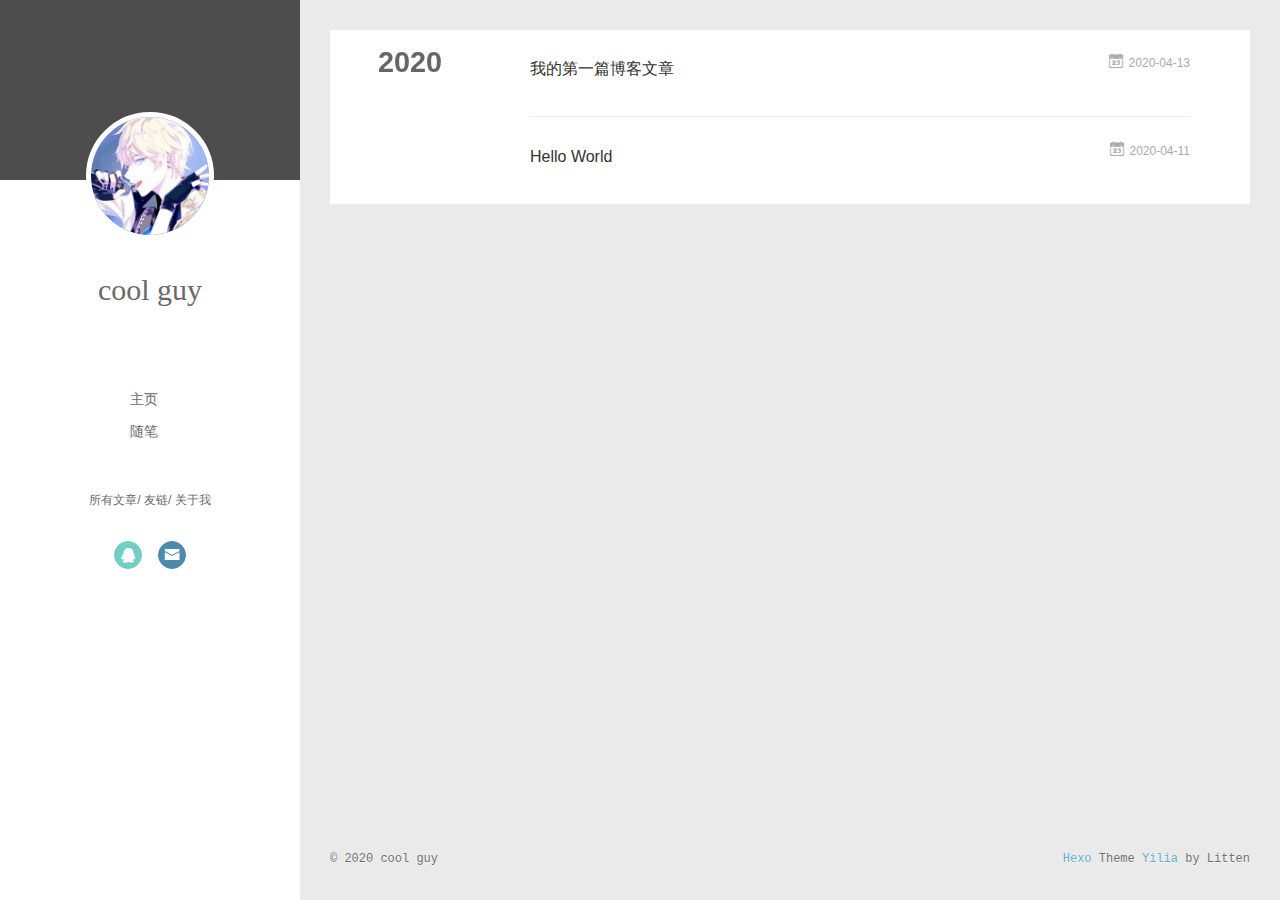
<file: archives/2020/04/index.html>
<!DOCTYPE html>
<html>
<head>
  <meta charset="utf-8">
  
  <meta name="renderer" content="webkit">
  <meta http-equiv="X-UA-Compatible" content="IE=edge" >
  <link rel="dns-prefetch" href="http://yoursite.com">
  <title>Archives: 2020/4 | BestWebSite</title>
  <meta name="viewport" content="width=device-width, initial-scale=1, maximum-scale=1">
  <meta property="og:type" content="website">
<meta property="og:title" content="BestWebSite">
<meta property="og:url" content="http://yoursite.com/archives/2020/04/index.html">
<meta property="og:site_name" content="BestWebSite">
<meta property="og:locale" content="en_US">
<meta property="article:author" content="cool guy">
<meta name="twitter:card" content="summary">
  
    <link rel="alternative" href="/atom.xml" title="BestWebSite" type="application/atom+xml">
  
  
    <link rel="icon" href="/favicon.png">
  
  <link rel="stylesheet" type="text/css" href="/./main.0cf68a.css">
  <style type="text/css">
  
    #container.show {
      background: linear-gradient(200deg,#a0cfe4,#e8c37e);
    }
  </style>
  

  

<meta name="generator" content="Hexo 4.2.0"></head>

<body>
  <div id="container" q-class="show:isCtnShow">
    <canvas id="anm-canvas" class="anm-canvas"></canvas>
    <div class="left-col" q-class="show:isShow">
      
<div class="overlay" style="background: #4d4d4d"></div>
<div class="intrude-less">
	<header id="header" class="inner">
		<a href="/" class="profilepic">
			<img src="/assets/head.jpg" class="js-avatar">
		</a>
		<hgroup>
		  <h1 class="header-author"><a href="/">cool guy</a></h1>
		</hgroup>
		

		<nav class="header-menu">
			<ul>
			
				<li><a href="/">主页</a></li>
	        
				<li><a href="/tags/%E9%9A%8F%E7%AC%94/">随笔</a></li>
	        
			</ul>
		</nav>
		<nav class="header-smart-menu">
    		
    			
    			<a q-on="click: openSlider(e, 'innerArchive')" href="javascript:void(0)">所有文章</a>
    			
            
    			
    			<a q-on="click: openSlider(e, 'friends')" href="javascript:void(0)">友链</a>
    			
            
    			
    			<a q-on="click: openSlider(e, 'aboutme')" href="javascript:void(0)">关于我</a>
    			
            
		</nav>
		<nav class="header-nav">
			<div class="social">
				
					<a class="qq" target="_blank" href="/assets/qq.jpg" title="qq"><i class="icon-qq"></i></a>
		        
					<a class="mail" target="_blank" href="mailto:1715109157@qq.com" title="mail"><i class="icon-mail"></i></a>
		        
			</div>
		</nav>
	</header>		
</div>

    </div>
    <div class="mid-col" q-class="show:isShow,hide:isShow|isFalse">
      
<nav id="mobile-nav">
  	<div class="overlay js-overlay" style="background: #4d4d4d"></div>
	<div class="btnctn js-mobile-btnctn">
  		<div class="slider-trigger list" q-on="click: openSlider(e)"><i class="icon icon-sort"></i></div>
	</div>
	<div class="intrude-less">
		<header id="header" class="inner">
			<div class="profilepic">
				<img src="/assets/head.jpg" class="js-avatar">
			</div>
			<hgroup>
			  <h1 class="header-author js-header-author">cool guy</h1>
			</hgroup>
			
			
			
				
			
				
			
			
			
			<nav class="header-nav">
				<div class="social">
					
						<a class="qq" target="_blank" href="/assets/qq.jpg" title="qq"><i class="icon-qq"></i></a>
			        
						<a class="mail" target="_blank" href="mailto:1715109157@qq.com" title="mail"><i class="icon-mail"></i></a>
			        
				</div>
			</nav>

			<nav class="header-menu js-header-menu">
				<ul style="width: 50%">
				
				
					<li style="width: 50%"><a href="/">主页</a></li>
		        
					<li style="width: 50%"><a href="/tags/%E9%9A%8F%E7%AC%94/">随笔</a></li>
		        
				</ul>
			</nav>
		</header>				
	</div>
	<div class="mobile-mask" style="display:none" q-show="isShow"></div>
</nav>

      <div id="wrapper" class="body-wrap">
        <div class="menu-l">
          <div class="canvas-wrap">
            <canvas data-colors="#eaeaea" data-sectionHeight="100" data-contentId="js-content" id="myCanvas1" class="anm-canvas"></canvas>
          </div>
          <div id="js-content" class="content-ll">
            
  
  
    
    
      
      
      <section class="archives-wrap">
        <div class="archive-year-wrap">
          <a href="/archives/2020" class="archive-year">2020</a>
        </div>
        <div class="archives">
    
    <article class="archive-article archive-type-post">
  <div class="archive-article-inner">
    <header class="archive-article-header">
      	<div class="article-meta">
	      	<a href="/2020/04/13/%E6%88%91%E7%9A%84%E7%AC%AC%E4%B8%80%E7%AF%87%E5%8D%9A%E5%AE%A2%E6%96%87%E7%AB%A0/" class="archive-article-date">
  	<time datetime="2020-04-13T13:35:43.000Z" itemprop="datePublished"><i class="icon-calendar icon"></i>2020-04-13</time>
</a>
        </div>
    	 
  
    <h1 itemprop="name">
      <a class="archive-article-title" href="/2020/04/13/%E6%88%91%E7%9A%84%E7%AC%AC%E4%B8%80%E7%AF%87%E5%8D%9A%E5%AE%A2%E6%96%87%E7%AB%A0/">我的第一篇博客文章</a>
    </h1>
  

        <div class="article-info info-on-right">
          
          

        </div>
        <div class="clearfix"></div>
    </header>
  </div>
</article>
  
    
    
    <article class="archive-article archive-type-post">
  <div class="archive-article-inner">
    <header class="archive-article-header">
      	<div class="article-meta">
	      	<a href="/2020/04/11/hello-world/" class="archive-article-date">
  	<time datetime="2020-04-11T07:18:00.422Z" itemprop="datePublished"><i class="icon-calendar icon"></i>2020-04-11</time>
</a>
        </div>
    	 
  
    <h1 itemprop="name">
      <a class="archive-article-title" href="/2020/04/11/hello-world/">Hello World</a>
    </h1>
  

        <div class="article-info info-on-right">
          
          

        </div>
        <div class="clearfix"></div>
    </header>
  </div>
</article>
  
  
    </div></section>
  

    


          </div>
        </div>
      </div>
      <footer id="footer">
  <div class="outer">
    <div id="footer-info">
    	<div class="footer-left">
    		&copy; 2020 cool guy
    	</div>
      	<div class="footer-right">
      		<a href="http://hexo.io/" target="_blank">Hexo</a>  Theme <a href="https://github.com/litten/hexo-theme-yilia" target="_blank">Yilia</a> by Litten
      	</div>
    </div>
  </div>
</footer>
    </div>
    <script>
	var yiliaConfig = {
		mathjax: false,
		isHome: false,
		isPost: false,
		isArchive: true,
		isTag: false,
		isCategory: false,
		open_in_new: false,
		toc_hide_index: true,
		root: "/",
		innerArchive: true,
		showTags: false
	}
</script>

<script>!function(t){function n(e){if(r[e])return r[e].exports;var i=r[e]={exports:{},id:e,loaded:!1};return t[e].call(i.exports,i,i.exports,n),i.loaded=!0,i.exports}var r={};n.m=t,n.c=r,n.p="./",n(0)}([function(t,n,r){r(195),t.exports=r(191)},function(t,n,r){var e=r(3),i=r(52),o=r(27),u=r(28),c=r(53),f="prototype",a=function(t,n,r){var s,l,h,v,p=t&a.F,d=t&a.G,y=t&a.S,g=t&a.P,b=t&a.B,m=d?e:y?e[n]||(e[n]={}):(e[n]||{})[f],x=d?i:i[n]||(i[n]={}),w=x[f]||(x[f]={});d&&(r=n);for(s in r)l=!p&&m&&void 0!==m[s],h=(l?m:r)[s],v=b&&l?c(h,e):g&&"function"==typeof h?c(Function.call,h):h,m&&u(m,s,h,t&a.U),x[s]!=h&&o(x,s,v),g&&w[s]!=h&&(w[s]=h)};e.core=i,a.F=1,a.G=2,a.S=4,a.P=8,a.B=16,a.W=32,a.U=64,a.R=128,t.exports=a},function(t,n,r){var e=r(6);t.exports=function(t){if(!e(t))throw TypeError(t+" is not an object!");return t}},function(t,n){var r=t.exports="undefined"!=typeof window&&window.Math==Math?window:"undefined"!=typeof self&&self.Math==Math?self:Function("return this")();"number"==typeof __g&&(__g=r)},function(t,n){t.exports=function(t){try{return!!t()}catch(t){return!0}}},function(t,n){var r=t.exports="undefined"!=typeof window&&window.Math==Math?window:"undefined"!=typeof self&&self.Math==Math?self:Function("return this")();"number"==typeof __g&&(__g=r)},function(t,n){t.exports=function(t){return"object"==typeof t?null!==t:"function"==typeof t}},function(t,n,r){var e=r(126)("wks"),i=r(76),o=r(3).Symbol,u="function"==typeof o;(t.exports=function(t){return e[t]||(e[t]=u&&o[t]||(u?o:i)("Symbol."+t))}).store=e},function(t,n){var r={}.hasOwnProperty;t.exports=function(t,n){return r.call(t,n)}},function(t,n,r){var e=r(94),i=r(33);t.exports=function(t){return e(i(t))}},function(t,n,r){t.exports=!r(4)(function(){return 7!=Object.defineProperty({},"a",{get:function(){return 7}}).a})},function(t,n,r){var e=r(2),i=r(167),o=r(50),u=Object.defineProperty;n.f=r(10)?Object.defineProperty:function(t,n,r){if(e(t),n=o(n,!0),e(r),i)try{return u(t,n,r)}catch(t){}if("get"in r||"set"in r)throw TypeError("Accessors not supported!");return"value"in r&&(t[n]=r.value),t}},function(t,n,r){t.exports=!r(18)(function(){return 7!=Object.defineProperty({},"a",{get:function(){return 7}}).a})},function(t,n,r){var e=r(14),i=r(22);t.exports=r(12)?function(t,n,r){return e.f(t,n,i(1,r))}:function(t,n,r){return t[n]=r,t}},function(t,n,r){var e=r(20),i=r(58),o=r(42),u=Object.defineProperty;n.f=r(12)?Object.defineProperty:function(t,n,r){if(e(t),n=o(n,!0),e(r),i)try{return u(t,n,r)}catch(t){}if("get"in r||"set"in r)throw TypeError("Accessors not supported!");return"value"in r&&(t[n]=r.value),t}},function(t,n,r){var e=r(40)("wks"),i=r(23),o=r(5).Symbol,u="function"==typeof o;(t.exports=function(t){return e[t]||(e[t]=u&&o[t]||(u?o:i)("Symbol."+t))}).store=e},function(t,n,r){var e=r(67),i=Math.min;t.exports=function(t){return t>0?i(e(t),9007199254740991):0}},function(t,n,r){var e=r(46);t.exports=function(t){return Object(e(t))}},function(t,n){t.exports=function(t){try{return!!t()}catch(t){return!0}}},function(t,n,r){var e=r(63),i=r(34);t.exports=Object.keys||function(t){return e(t,i)}},function(t,n,r){var e=r(21);t.exports=function(t){if(!e(t))throw TypeError(t+" is not an object!");return t}},function(t,n){t.exports=function(t){return"object"==typeof t?null!==t:"function"==typeof t}},function(t,n){t.exports=function(t,n){return{enumerable:!(1&t),configurable:!(2&t),writable:!(4&t),value:n}}},function(t,n){var r=0,e=Math.random();t.exports=function(t){return"Symbol(".concat(void 0===t?"":t,")_",(++r+e).toString(36))}},function(t,n){var r={}.hasOwnProperty;t.exports=function(t,n){return r.call(t,n)}},function(t,n){var r=t.exports={version:"2.4.0"};"number"==typeof __e&&(__e=r)},function(t,n){t.exports=function(t){if("function"!=typeof t)throw TypeError(t+" is not a function!");return t}},function(t,n,r){var e=r(11),i=r(66);t.exports=r(10)?function(t,n,r){return e.f(t,n,i(1,r))}:function(t,n,r){return t[n]=r,t}},function(t,n,r){var e=r(3),i=r(27),o=r(24),u=r(76)("src"),c="toString",f=Function[c],a=(""+f).split(c);r(52).inspectSource=function(t){return f.call(t)},(t.exports=function(t,n,r,c){var f="function"==typeof r;f&&(o(r,"name")||i(r,"name",n)),t[n]!==r&&(f&&(o(r,u)||i(r,u,t[n]?""+t[n]:a.join(String(n)))),t===e?t[n]=r:c?t[n]?t[n]=r:i(t,n,r):(delete t[n],i(t,n,r)))})(Function.prototype,c,function(){return"function"==typeof this&&this[u]||f.call(this)})},function(t,n,r){var e=r(1),i=r(4),o=r(46),u=function(t,n,r,e){var i=String(o(t)),u="<"+n;return""!==r&&(u+=" "+r+'="'+String(e).replace(/"/g,"&quot;")+'"'),u+">"+i+"</"+n+">"};t.exports=function(t,n){var r={};r[t]=n(u),e(e.P+e.F*i(function(){var n=""[t]('"');return n!==n.toLowerCase()||n.split('"').length>3}),"String",r)}},function(t,n,r){var e=r(115),i=r(46);t.exports=function(t){return e(i(t))}},function(t,n,r){var e=r(116),i=r(66),o=r(30),u=r(50),c=r(24),f=r(167),a=Object.getOwnPropertyDescriptor;n.f=r(10)?a:function(t,n){if(t=o(t),n=u(n,!0),f)try{return a(t,n)}catch(t){}if(c(t,n))return i(!e.f.call(t,n),t[n])}},function(t,n,r){var e=r(24),i=r(17),o=r(145)("IE_PROTO"),u=Object.prototype;t.exports=Object.getPrototypeOf||function(t){return t=i(t),e(t,o)?t[o]:"function"==typeof t.constructor&&t instanceof t.constructor?t.constructor.prototype:t instanceof Object?u:null}},function(t,n){t.exports=function(t){if(void 0==t)throw TypeError("Can't call method on  "+t);return t}},function(t,n){t.exports="constructor,hasOwnProperty,isPrototypeOf,propertyIsEnumerable,toLocaleString,toString,valueOf".split(",")},function(t,n){t.exports={}},function(t,n){t.exports=!0},function(t,n){n.f={}.propertyIsEnumerable},function(t,n,r){var e=r(14).f,i=r(8),o=r(15)("toStringTag");t.exports=function(t,n,r){t&&!i(t=r?t:t.prototype,o)&&e(t,o,{configurable:!0,value:n})}},function(t,n,r){var e=r(40)("keys"),i=r(23);t.exports=function(t){return e[t]||(e[t]=i(t))}},function(t,n,r){var e=r(5),i="__core-js_shared__",o=e[i]||(e[i]={});t.exports=function(t){return o[t]||(o[t]={})}},function(t,n){var r=Math.ceil,e=Math.floor;t.exports=function(t){return isNaN(t=+t)?0:(t>0?e:r)(t)}},function(t,n,r){var e=r(21);t.exports=function(t,n){if(!e(t))return t;var r,i;if(n&&"function"==typeof(r=t.toString)&&!e(i=r.call(t)))return i;if("function"==typeof(r=t.valueOf)&&!e(i=r.call(t)))return i;if(!n&&"function"==typeof(r=t.toString)&&!e(i=r.call(t)))return i;throw TypeError("Can't convert object to primitive value")}},function(t,n,r){var e=r(5),i=r(25),o=r(36),u=r(44),c=r(14).f;t.exports=function(t){var n=i.Symbol||(i.Symbol=o?{}:e.Symbol||{});"_"==t.charAt(0)||t in n||c(n,t,{value:u.f(t)})}},function(t,n,r){n.f=r(15)},function(t,n){var r={}.toString;t.exports=function(t){return r.call(t).slice(8,-1)}},function(t,n){t.exports=function(t){if(void 0==t)throw TypeError("Can't call method on  "+t);return t}},function(t,n,r){var e=r(4);t.exports=function(t,n){return!!t&&e(function(){n?t.call(null,function(){},1):t.call(null)})}},function(t,n,r){var e=r(53),i=r(115),o=r(17),u=r(16),c=r(203);t.exports=function(t,n){var r=1==t,f=2==t,a=3==t,s=4==t,l=6==t,h=5==t||l,v=n||c;return function(n,c,p){for(var d,y,g=o(n),b=i(g),m=e(c,p,3),x=u(b.length),w=0,S=r?v(n,x):f?v(n,0):void 0;x>w;w++)if((h||w in b)&&(d=b[w],y=m(d,w,g),t))if(r)S[w]=y;else if(y)switch(t){case 3:return!0;case 5:return d;case 6:return w;case 2:S.push(d)}else if(s)return!1;return l?-1:a||s?s:S}}},function(t,n,r){var e=r(1),i=r(52),o=r(4);t.exports=function(t,n){var r=(i.Object||{})[t]||Object[t],u={};u[t]=n(r),e(e.S+e.F*o(function(){r(1)}),"Object",u)}},function(t,n,r){var e=r(6);t.exports=function(t,n){if(!e(t))return t;var r,i;if(n&&"function"==typeof(r=t.toString)&&!e(i=r.call(t)))return i;if("function"==typeof(r=t.valueOf)&&!e(i=r.call(t)))return i;if(!n&&"function"==typeof(r=t.toString)&&!e(i=r.call(t)))return i;throw TypeError("Can't convert object to primitive value")}},function(t,n,r){var e=r(5),i=r(25),o=r(91),u=r(13),c="prototype",f=function(t,n,r){var a,s,l,h=t&f.F,v=t&f.G,p=t&f.S,d=t&f.P,y=t&f.B,g=t&f.W,b=v?i:i[n]||(i[n]={}),m=b[c],x=v?e:p?e[n]:(e[n]||{})[c];v&&(r=n);for(a in r)(s=!h&&x&&void 0!==x[a])&&a in b||(l=s?x[a]:r[a],b[a]=v&&"function"!=typeof x[a]?r[a]:y&&s?o(l,e):g&&x[a]==l?function(t){var n=function(n,r,e){if(this instanceof t){switch(arguments.length){case 0:return new t;case 1:return new t(n);case 2:return new t(n,r)}return new t(n,r,e)}return t.apply(this,arguments)};return n[c]=t[c],n}(l):d&&"function"==typeof l?o(Function.call,l):l,d&&((b.virtual||(b.virtual={}))[a]=l,t&f.R&&m&&!m[a]&&u(m,a,l)))};f.F=1,f.G=2,f.S=4,f.P=8,f.B=16,f.W=32,f.U=64,f.R=128,t.exports=f},function(t,n){var r=t.exports={version:"2.4.0"};"number"==typeof __e&&(__e=r)},function(t,n,r){var e=r(26);t.exports=function(t,n,r){if(e(t),void 0===n)return t;switch(r){case 1:return function(r){return t.call(n,r)};case 2:return function(r,e){return t.call(n,r,e)};case 3:return function(r,e,i){return t.call(n,r,e,i)}}return function(){return t.apply(n,arguments)}}},function(t,n,r){var e=r(183),i=r(1),o=r(126)("metadata"),u=o.store||(o.store=new(r(186))),c=function(t,n,r){var i=u.get(t);if(!i){if(!r)return;u.set(t,i=new e)}var o=i.get(n);if(!o){if(!r)return;i.set(n,o=new e)}return o},f=function(t,n,r){var e=c(n,r,!1);return void 0!==e&&e.has(t)},a=function(t,n,r){var e=c(n,r,!1);return void 0===e?void 0:e.get(t)},s=function(t,n,r,e){c(r,e,!0).set(t,n)},l=function(t,n){var r=c(t,n,!1),e=[];return r&&r.forEach(function(t,n){e.push(n)}),e},h=function(t){return void 0===t||"symbol"==typeof t?t:String(t)},v=function(t){i(i.S,"Reflect",t)};t.exports={store:u,map:c,has:f,get:a,set:s,keys:l,key:h,exp:v}},function(t,n,r){"use strict";if(r(10)){var e=r(69),i=r(3),o=r(4),u=r(1),c=r(127),f=r(152),a=r(53),s=r(68),l=r(66),h=r(27),v=r(73),p=r(67),d=r(16),y=r(75),g=r(50),b=r(24),m=r(180),x=r(114),w=r(6),S=r(17),_=r(137),O=r(70),E=r(32),P=r(71).f,j=r(154),F=r(76),M=r(7),A=r(48),N=r(117),T=r(146),I=r(155),k=r(80),L=r(123),R=r(74),C=r(130),D=r(160),U=r(11),W=r(31),G=U.f,B=W.f,V=i.RangeError,z=i.TypeError,q=i.Uint8Array,K="ArrayBuffer",J="Shared"+K,Y="BYTES_PER_ELEMENT",H="prototype",$=Array[H],X=f.ArrayBuffer,Q=f.DataView,Z=A(0),tt=A(2),nt=A(3),rt=A(4),et=A(5),it=A(6),ot=N(!0),ut=N(!1),ct=I.values,ft=I.keys,at=I.entries,st=$.lastIndexOf,lt=$.reduce,ht=$.reduceRight,vt=$.join,pt=$.sort,dt=$.slice,yt=$.toString,gt=$.toLocaleString,bt=M("iterator"),mt=M("toStringTag"),xt=F("typed_constructor"),wt=F("def_constructor"),St=c.CONSTR,_t=c.TYPED,Ot=c.VIEW,Et="Wrong length!",Pt=A(1,function(t,n){return Tt(T(t,t[wt]),n)}),jt=o(function(){return 1===new q(new Uint16Array([1]).buffer)[0]}),Ft=!!q&&!!q[H].set&&o(function(){new q(1).set({})}),Mt=function(t,n){if(void 0===t)throw z(Et);var r=+t,e=d(t);if(n&&!m(r,e))throw V(Et);return e},At=function(t,n){var r=p(t);if(r<0||r%n)throw V("Wrong offset!");return r},Nt=function(t){if(w(t)&&_t in t)return t;throw z(t+" is not a typed array!")},Tt=function(t,n){if(!(w(t)&&xt in t))throw z("It is not a typed array constructor!");return new t(n)},It=function(t,n){return kt(T(t,t[wt]),n)},kt=function(t,n){for(var r=0,e=n.length,i=Tt(t,e);e>r;)i[r]=n[r++];return i},Lt=function(t,n,r){G(t,n,{get:function(){return this._d[r]}})},Rt=function(t){var n,r,e,i,o,u,c=S(t),f=arguments.length,s=f>1?arguments[1]:void 0,l=void 0!==s,h=j(c);if(void 0!=h&&!_(h)){for(u=h.call(c),e=[],n=0;!(o=u.next()).done;n++)e.push(o.value);c=e}for(l&&f>2&&(s=a(s,arguments[2],2)),n=0,r=d(c.length),i=Tt(this,r);r>n;n++)i[n]=l?s(c[n],n):c[n];return i},Ct=function(){for(var t=0,n=arguments.length,r=Tt(this,n);n>t;)r[t]=arguments[t++];return r},Dt=!!q&&o(function(){gt.call(new q(1))}),Ut=function(){return gt.apply(Dt?dt.call(Nt(this)):Nt(this),arguments)},Wt={copyWithin:function(t,n){return D.call(Nt(this),t,n,arguments.length>2?arguments[2]:void 0)},every:function(t){return rt(Nt(this),t,arguments.length>1?arguments[1]:void 0)},fill:function(t){return C.apply(Nt(this),arguments)},filter:function(t){return It(this,tt(Nt(this),t,arguments.length>1?arguments[1]:void 0))},find:function(t){return et(Nt(this),t,arguments.length>1?arguments[1]:void 0)},findIndex:function(t){return it(Nt(this),t,arguments.length>1?arguments[1]:void 0)},forEach:function(t){Z(Nt(this),t,arguments.length>1?arguments[1]:void 0)},indexOf:function(t){return ut(Nt(this),t,arguments.length>1?arguments[1]:void 0)},includes:function(t){return ot(Nt(this),t,arguments.length>1?arguments[1]:void 0)},join:function(t){return vt.apply(Nt(this),arguments)},lastIndexOf:function(t){return st.apply(Nt(this),arguments)},map:function(t){return Pt(Nt(this),t,arguments.length>1?arguments[1]:void 0)},reduce:function(t){return lt.apply(Nt(this),arguments)},reduceRight:function(t){return ht.apply(Nt(this),arguments)},reverse:function(){for(var t,n=this,r=Nt(n).length,e=Math.floor(r/2),i=0;i<e;)t=n[i],n[i++]=n[--r],n[r]=t;return n},some:function(t){return nt(Nt(this),t,arguments.length>1?arguments[1]:void 0)},sort:function(t){return pt.call(Nt(this),t)},subarray:function(t,n){var r=Nt(this),e=r.length,i=y(t,e);return new(T(r,r[wt]))(r.buffer,r.byteOffset+i*r.BYTES_PER_ELEMENT,d((void 0===n?e:y(n,e))-i))}},Gt=function(t,n){return It(this,dt.call(Nt(this),t,n))},Bt=function(t){Nt(this);var n=At(arguments[1],1),r=this.length,e=S(t),i=d(e.length),o=0;if(i+n>r)throw V(Et);for(;o<i;)this[n+o]=e[o++]},Vt={entries:function(){return at.call(Nt(this))},keys:function(){return ft.call(Nt(this))},values:function(){return ct.call(Nt(this))}},zt=function(t,n){return w(t)&&t[_t]&&"symbol"!=typeof n&&n in t&&String(+n)==String(n)},qt=function(t,n){return zt(t,n=g(n,!0))?l(2,t[n]):B(t,n)},Kt=function(t,n,r){return!(zt(t,n=g(n,!0))&&w(r)&&b(r,"value"))||b(r,"get")||b(r,"set")||r.configurable||b(r,"writable")&&!r.writable||b(r,"enumerable")&&!r.enumerable?G(t,n,r):(t[n]=r.value,t)};St||(W.f=qt,U.f=Kt),u(u.S+u.F*!St,"Object",{getOwnPropertyDescriptor:qt,defineProperty:Kt}),o(function(){yt.call({})})&&(yt=gt=function(){return vt.call(this)});var Jt=v({},Wt);v(Jt,Vt),h(Jt,bt,Vt.values),v(Jt,{slice:Gt,set:Bt,constructor:function(){},toString:yt,toLocaleString:Ut}),Lt(Jt,"buffer","b"),Lt(Jt,"byteOffset","o"),Lt(Jt,"byteLength","l"),Lt(Jt,"length","e"),G(Jt,mt,{get:function(){return this[_t]}}),t.exports=function(t,n,r,f){f=!!f;var a=t+(f?"Clamped":"")+"Array",l="Uint8Array"!=a,v="get"+t,p="set"+t,y=i[a],g=y||{},b=y&&E(y),m=!y||!c.ABV,S={},_=y&&y[H],j=function(t,r){var e=t._d;return e.v[v](r*n+e.o,jt)},F=function(t,r,e){var i=t._d;f&&(e=(e=Math.round(e))<0?0:e>255?255:255&e),i.v[p](r*n+i.o,e,jt)},M=function(t,n){G(t,n,{get:function(){return j(this,n)},set:function(t){return F(this,n,t)},enumerable:!0})};m?(y=r(function(t,r,e,i){s(t,y,a,"_d");var o,u,c,f,l=0,v=0;if(w(r)){if(!(r instanceof X||(f=x(r))==K||f==J))return _t in r?kt(y,r):Rt.call(y,r);o=r,v=At(e,n);var p=r.byteLength;if(void 0===i){if(p%n)throw V(Et);if((u=p-v)<0)throw V(Et)}else if((u=d(i)*n)+v>p)throw V(Et);c=u/n}else c=Mt(r,!0),u=c*n,o=new X(u);for(h(t,"_d",{b:o,o:v,l:u,e:c,v:new Q(o)});l<c;)M(t,l++)}),_=y[H]=O(Jt),h(_,"constructor",y)):L(function(t){new y(null),new y(t)},!0)||(y=r(function(t,r,e,i){s(t,y,a);var o;return w(r)?r instanceof X||(o=x(r))==K||o==J?void 0!==i?new g(r,At(e,n),i):void 0!==e?new g(r,At(e,n)):new g(r):_t in r?kt(y,r):Rt.call(y,r):new g(Mt(r,l))}),Z(b!==Function.prototype?P(g).concat(P(b)):P(g),function(t){t in y||h(y,t,g[t])}),y[H]=_,e||(_.constructor=y));var A=_[bt],N=!!A&&("values"==A.name||void 0==A.name),T=Vt.values;h(y,xt,!0),h(_,_t,a),h(_,Ot,!0),h(_,wt,y),(f?new y(1)[mt]==a:mt in _)||G(_,mt,{get:function(){return a}}),S[a]=y,u(u.G+u.W+u.F*(y!=g),S),u(u.S,a,{BYTES_PER_ELEMENT:n,from:Rt,of:Ct}),Y in _||h(_,Y,n),u(u.P,a,Wt),R(a),u(u.P+u.F*Ft,a,{set:Bt}),u(u.P+u.F*!N,a,Vt),u(u.P+u.F*(_.toString!=yt),a,{toString:yt}),u(u.P+u.F*o(function(){new y(1).slice()}),a,{slice:Gt}),u(u.P+u.F*(o(function(){return[1,2].toLocaleString()!=new y([1,2]).toLocaleString()})||!o(function(){_.toLocaleString.call([1,2])})),a,{toLocaleString:Ut}),k[a]=N?A:T,e||N||h(_,bt,T)}}else t.exports=function(){}},function(t,n){var r={}.toString;t.exports=function(t){return r.call(t).slice(8,-1)}},function(t,n,r){var e=r(21),i=r(5).document,o=e(i)&&e(i.createElement);t.exports=function(t){return o?i.createElement(t):{}}},function(t,n,r){t.exports=!r(12)&&!r(18)(function(){return 7!=Object.defineProperty(r(57)("div"),"a",{get:function(){return 7}}).a})},function(t,n,r){"use strict";var e=r(36),i=r(51),o=r(64),u=r(13),c=r(8),f=r(35),a=r(96),s=r(38),l=r(103),h=r(15)("iterator"),v=!([].keys&&"next"in[].keys()),p="keys",d="values",y=function(){return this};t.exports=function(t,n,r,g,b,m,x){a(r,n,g);var w,S,_,O=function(t){if(!v&&t in F)return F[t];switch(t){case p:case d:return function(){return new r(this,t)}}return function(){return new r(this,t)}},E=n+" Iterator",P=b==d,j=!1,F=t.prototype,M=F[h]||F["@@iterator"]||b&&F[b],A=M||O(b),N=b?P?O("entries"):A:void 0,T="Array"==n?F.entries||M:M;if(T&&(_=l(T.call(new t)))!==Object.prototype&&(s(_,E,!0),e||c(_,h)||u(_,h,y)),P&&M&&M.name!==d&&(j=!0,A=function(){return M.call(this)}),e&&!x||!v&&!j&&F[h]||u(F,h,A),f[n]=A,f[E]=y,b)if(w={values:P?A:O(d),keys:m?A:O(p),entries:N},x)for(S in w)S in F||o(F,S,w[S]);else i(i.P+i.F*(v||j),n,w);return w}},function(t,n,r){var e=r(20),i=r(100),o=r(34),u=r(39)("IE_PROTO"),c=function(){},f="prototype",a=function(){var t,n=r(57)("iframe"),e=o.length;for(n.style.display="none",r(93).appendChild(n),n.src="javascript:",t=n.contentWindow.document,t.open(),t.write("<script>document.F=Object<\/script>"),t.close(),a=t.F;e--;)delete a[f][o[e]];return a()};t.exports=Object.create||function(t,n){var r;return null!==t?(c[f]=e(t),r=new c,c[f]=null,r[u]=t):r=a(),void 0===n?r:i(r,n)}},function(t,n,r){var e=r(63),i=r(34).concat("length","prototype");n.f=Object.getOwnPropertyNames||function(t){return e(t,i)}},function(t,n){n.f=Object.getOwnPropertySymbols},function(t,n,r){var e=r(8),i=r(9),o=r(90)(!1),u=r(39)("IE_PROTO");t.exports=function(t,n){var r,c=i(t),f=0,a=[];for(r in c)r!=u&&e(c,r)&&a.push(r);for(;n.length>f;)e(c,r=n[f++])&&(~o(a,r)||a.push(r));return a}},function(t,n,r){t.exports=r(13)},function(t,n,r){var e=r(76)("meta"),i=r(6),o=r(24),u=r(11).f,c=0,f=Object.isExtensible||function(){return!0},a=!r(4)(function(){return f(Object.preventExtensions({}))}),s=function(t){u(t,e,{value:{i:"O"+ ++c,w:{}}})},l=function(t,n){if(!i(t))return"symbol"==typeof t?t:("string"==typeof t?"S":"P")+t;if(!o(t,e)){if(!f(t))return"F";if(!n)return"E";s(t)}return t[e].i},h=function(t,n){if(!o(t,e)){if(!f(t))return!0;if(!n)return!1;s(t)}return t[e].w},v=function(t){return a&&p.NEED&&f(t)&&!o(t,e)&&s(t),t},p=t.exports={KEY:e,NEED:!1,fastKey:l,getWeak:h,onFreeze:v}},function(t,n){t.exports=function(t,n){return{enumerable:!(1&t),configurable:!(2&t),writable:!(4&t),value:n}}},function(t,n){var r=Math.ceil,e=Math.floor;t.exports=function(t){return isNaN(t=+t)?0:(t>0?e:r)(t)}},function(t,n){t.exports=function(t,n,r,e){if(!(t instanceof n)||void 0!==e&&e in t)throw TypeError(r+": incorrect invocation!");return t}},function(t,n){t.exports=!1},function(t,n,r){var e=r(2),i=r(173),o=r(133),u=r(145)("IE_PROTO"),c=function(){},f="prototype",a=function(){var t,n=r(132)("iframe"),e=o.length;for(n.style.display="none",r(135).appendChild(n),n.src="javascript:",t=n.contentWindow.document,t.open(),t.write("<script>document.F=Object<\/script>"),t.close(),a=t.F;e--;)delete a[f][o[e]];return a()};t.exports=Object.create||function(t,n){var r;return null!==t?(c[f]=e(t),r=new c,c[f]=null,r[u]=t):r=a(),void 0===n?r:i(r,n)}},function(t,n,r){var e=r(175),i=r(133).concat("length","prototype");n.f=Object.getOwnPropertyNames||function(t){return e(t,i)}},function(t,n,r){var e=r(175),i=r(133);t.exports=Object.keys||function(t){return e(t,i)}},function(t,n,r){var e=r(28);t.exports=function(t,n,r){for(var i in n)e(t,i,n[i],r);return t}},function(t,n,r){"use strict";var e=r(3),i=r(11),o=r(10),u=r(7)("species");t.exports=function(t){var n=e[t];o&&n&&!n[u]&&i.f(n,u,{configurable:!0,get:function(){return this}})}},function(t,n,r){var e=r(67),i=Math.max,o=Math.min;t.exports=function(t,n){return t=e(t),t<0?i(t+n,0):o(t,n)}},function(t,n){var r=0,e=Math.random();t.exports=function(t){return"Symbol(".concat(void 0===t?"":t,")_",(++r+e).toString(36))}},function(t,n,r){var e=r(33);t.exports=function(t){return Object(e(t))}},function(t,n,r){var e=r(7)("unscopables"),i=Array.prototype;void 0==i[e]&&r(27)(i,e,{}),t.exports=function(t){i[e][t]=!0}},function(t,n,r){var e=r(53),i=r(169),o=r(137),u=r(2),c=r(16),f=r(154),a={},s={},n=t.exports=function(t,n,r,l,h){var v,p,d,y,g=h?function(){return t}:f(t),b=e(r,l,n?2:1),m=0;if("function"!=typeof g)throw TypeError(t+" is not iterable!");if(o(g)){for(v=c(t.length);v>m;m++)if((y=n?b(u(p=t[m])[0],p[1]):b(t[m]))===a||y===s)return y}else for(d=g.call(t);!(p=d.next()).done;)if((y=i(d,b,p.value,n))===a||y===s)return y};n.BREAK=a,n.RETURN=s},function(t,n){t.exports={}},function(t,n,r){var e=r(11).f,i=r(24),o=r(7)("toStringTag");t.exports=function(t,n,r){t&&!i(t=r?t:t.prototype,o)&&e(t,o,{configurable:!0,value:n})}},function(t,n,r){var e=r(1),i=r(46),o=r(4),u=r(150),c="["+u+"]",f="​",a=RegExp("^"+c+c+"*"),s=RegExp(c+c+"*$"),l=function(t,n,r){var i={},c=o(function(){return!!u[t]()||f[t]()!=f}),a=i[t]=c?n(h):u[t];r&&(i[r]=a),e(e.P+e.F*c,"String",i)},h=l.trim=function(t,n){return t=String(i(t)),1&n&&(t=t.replace(a,"")),2&n&&(t=t.replace(s,"")),t};t.exports=l},function(t,n,r){t.exports={default:r(86),__esModule:!0}},function(t,n,r){t.exports={default:r(87),__esModule:!0}},function(t,n,r){"use strict";function e(t){return t&&t.__esModule?t:{default:t}}n.__esModule=!0;var i=r(84),o=e(i),u=r(83),c=e(u),f="function"==typeof c.default&&"symbol"==typeof o.default?function(t){return typeof t}:function(t){return t&&"function"==typeof c.default&&t.constructor===c.default&&t!==c.default.prototype?"symbol":typeof t};n.default="function"==typeof c.default&&"symbol"===f(o.default)?function(t){return void 0===t?"undefined":f(t)}:function(t){return t&&"function"==typeof c.default&&t.constructor===c.default&&t!==c.default.prototype?"symbol":void 0===t?"undefined":f(t)}},function(t,n,r){r(110),r(108),r(111),r(112),t.exports=r(25).Symbol},function(t,n,r){r(109),r(113),t.exports=r(44).f("iterator")},function(t,n){t.exports=function(t){if("function"!=typeof t)throw TypeError(t+" is not a function!");return t}},function(t,n){t.exports=function(){}},function(t,n,r){var e=r(9),i=r(106),o=r(105);t.exports=function(t){return function(n,r,u){var c,f=e(n),a=i(f.length),s=o(u,a);if(t&&r!=r){for(;a>s;)if((c=f[s++])!=c)return!0}else for(;a>s;s++)if((t||s in f)&&f[s]===r)return t||s||0;return!t&&-1}}},function(t,n,r){var e=r(88);t.exports=function(t,n,r){if(e(t),void 0===n)return t;switch(r){case 1:return function(r){return t.call(n,r)};case 2:return function(r,e){return t.call(n,r,e)};case 3:return function(r,e,i){return t.call(n,r,e,i)}}return function(){return t.apply(n,arguments)}}},function(t,n,r){var e=r(19),i=r(62),o=r(37);t.exports=function(t){var n=e(t),r=i.f;if(r)for(var u,c=r(t),f=o.f,a=0;c.length>a;)f.call(t,u=c[a++])&&n.push(u);return n}},function(t,n,r){t.exports=r(5).document&&document.documentElement},function(t,n,r){var e=r(56);t.exports=Object("z").propertyIsEnumerable(0)?Object:function(t){return"String"==e(t)?t.split(""):Object(t)}},function(t,n,r){var e=r(56);t.exports=Array.isArray||function(t){return"Array"==e(t)}},function(t,n,r){"use strict";var e=r(60),i=r(22),o=r(38),u={};r(13)(u,r(15)("iterator"),function(){return this}),t.exports=function(t,n,r){t.prototype=e(u,{next:i(1,r)}),o(t,n+" Iterator")}},function(t,n){t.exports=function(t,n){return{value:n,done:!!t}}},function(t,n,r){var e=r(19),i=r(9);t.exports=function(t,n){for(var r,o=i(t),u=e(o),c=u.length,f=0;c>f;)if(o[r=u[f++]]===n)return r}},function(t,n,r){var e=r(23)("meta"),i=r(21),o=r(8),u=r(14).f,c=0,f=Object.isExtensible||function(){return!0},a=!r(18)(function(){return f(Object.preventExtensions({}))}),s=function(t){u(t,e,{value:{i:"O"+ ++c,w:{}}})},l=function(t,n){if(!i(t))return"symbol"==typeof t?t:("string"==typeof t?"S":"P")+t;if(!o(t,e)){if(!f(t))return"F";if(!n)return"E";s(t)}return t[e].i},h=function(t,n){if(!o(t,e)){if(!f(t))return!0;if(!n)return!1;s(t)}return t[e].w},v=function(t){return a&&p.NEED&&f(t)&&!o(t,e)&&s(t),t},p=t.exports={KEY:e,NEED:!1,fastKey:l,getWeak:h,onFreeze:v}},function(t,n,r){var e=r(14),i=r(20),o=r(19);t.exports=r(12)?Object.defineProperties:function(t,n){i(t);for(var r,u=o(n),c=u.length,f=0;c>f;)e.f(t,r=u[f++],n[r]);return t}},function(t,n,r){var e=r(37),i=r(22),o=r(9),u=r(42),c=r(8),f=r(58),a=Object.getOwnPropertyDescriptor;n.f=r(12)?a:function(t,n){if(t=o(t),n=u(n,!0),f)try{return a(t,n)}catch(t){}if(c(t,n))return i(!e.f.call(t,n),t[n])}},function(t,n,r){var e=r(9),i=r(61).f,o={}.toString,u="object"==typeof window&&window&&Object.getOwnPropertyNames?Object.getOwnPropertyNames(window):[],c=function(t){try{return i(t)}catch(t){return u.slice()}};t.exports.f=function(t){return u&&"[object Window]"==o.call(t)?c(t):i(e(t))}},function(t,n,r){var e=r(8),i=r(77),o=r(39)("IE_PROTO"),u=Object.prototype;t.exports=Object.getPrototypeOf||function(t){return t=i(t),e(t,o)?t[o]:"function"==typeof t.constructor&&t instanceof t.constructor?t.constructor.prototype:t instanceof Object?u:null}},function(t,n,r){var e=r(41),i=r(33);t.exports=function(t){return function(n,r){var o,u,c=String(i(n)),f=e(r),a=c.length;return f<0||f>=a?t?"":void 0:(o=c.charCodeAt(f),o<55296||o>56319||f+1===a||(u=c.charCodeAt(f+1))<56320||u>57343?t?c.charAt(f):o:t?c.slice(f,f+2):u-56320+(o-55296<<10)+65536)}}},function(t,n,r){var e=r(41),i=Math.max,o=Math.min;t.exports=function(t,n){return t=e(t),t<0?i(t+n,0):o(t,n)}},function(t,n,r){var e=r(41),i=Math.min;t.exports=function(t){return t>0?i(e(t),9007199254740991):0}},function(t,n,r){"use strict";var e=r(89),i=r(97),o=r(35),u=r(9);t.exports=r(59)(Array,"Array",function(t,n){this._t=u(t),this._i=0,this._k=n},function(){var t=this._t,n=this._k,r=this._i++;return!t||r>=t.length?(this._t=void 0,i(1)):"keys"==n?i(0,r):"values"==n?i(0,t[r]):i(0,[r,t[r]])},"values"),o.Arguments=o.Array,e("keys"),e("values"),e("entries")},function(t,n){},function(t,n,r){"use strict";var e=r(104)(!0);r(59)(String,"String",function(t){this._t=String(t),this._i=0},function(){var t,n=this._t,r=this._i;return r>=n.length?{value:void 0,done:!0}:(t=e(n,r),this._i+=t.length,{value:t,done:!1})})},function(t,n,r){"use strict";var e=r(5),i=r(8),o=r(12),u=r(51),c=r(64),f=r(99).KEY,a=r(18),s=r(40),l=r(38),h=r(23),v=r(15),p=r(44),d=r(43),y=r(98),g=r(92),b=r(95),m=r(20),x=r(9),w=r(42),S=r(22),_=r(60),O=r(102),E=r(101),P=r(14),j=r(19),F=E.f,M=P.f,A=O.f,N=e.Symbol,T=e.JSON,I=T&&T.stringify,k="prototype",L=v("_hidden"),R=v("toPrimitive"),C={}.propertyIsEnumerable,D=s("symbol-registry"),U=s("symbols"),W=s("op-symbols"),G=Object[k],B="function"==typeof N,V=e.QObject,z=!V||!V[k]||!V[k].findChild,q=o&&a(function(){return 7!=_(M({},"a",{get:function(){return M(this,"a",{value:7}).a}})).a})?function(t,n,r){var e=F(G,n);e&&delete G[n],M(t,n,r),e&&t!==G&&M(G,n,e)}:M,K=function(t){var n=U[t]=_(N[k]);return n._k=t,n},J=B&&"symbol"==typeof N.iterator?function(t){return"symbol"==typeof t}:function(t){return t instanceof N},Y=function(t,n,r){return t===G&&Y(W,n,r),m(t),n=w(n,!0),m(r),i(U,n)?(r.enumerable?(i(t,L)&&t[L][n]&&(t[L][n]=!1),r=_(r,{enumerable:S(0,!1)})):(i(t,L)||M(t,L,S(1,{})),t[L][n]=!0),q(t,n,r)):M(t,n,r)},H=function(t,n){m(t);for(var r,e=g(n=x(n)),i=0,o=e.length;o>i;)Y(t,r=e[i++],n[r]);return t},$=function(t,n){return void 0===n?_(t):H(_(t),n)},X=function(t){var n=C.call(this,t=w(t,!0));return!(this===G&&i(U,t)&&!i(W,t))&&(!(n||!i(this,t)||!i(U,t)||i(this,L)&&this[L][t])||n)},Q=function(t,n){if(t=x(t),n=w(n,!0),t!==G||!i(U,n)||i(W,n)){var r=F(t,n);return!r||!i(U,n)||i(t,L)&&t[L][n]||(r.enumerable=!0),r}},Z=function(t){for(var n,r=A(x(t)),e=[],o=0;r.length>o;)i(U,n=r[o++])||n==L||n==f||e.push(n);return e},tt=function(t){for(var n,r=t===G,e=A(r?W:x(t)),o=[],u=0;e.length>u;)!i(U,n=e[u++])||r&&!i(G,n)||o.push(U[n]);return o};B||(N=function(){if(this instanceof N)throw TypeError("Symbol is not a constructor!");var t=h(arguments.length>0?arguments[0]:void 0),n=function(r){this===G&&n.call(W,r),i(this,L)&&i(this[L],t)&&(this[L][t]=!1),q(this,t,S(1,r))};return o&&z&&q(G,t,{configurable:!0,set:n}),K(t)},c(N[k],"toString",function(){return this._k}),E.f=Q,P.f=Y,r(61).f=O.f=Z,r(37).f=X,r(62).f=tt,o&&!r(36)&&c(G,"propertyIsEnumerable",X,!0),p.f=function(t){return K(v(t))}),u(u.G+u.W+u.F*!B,{Symbol:N});for(var nt="hasInstance,isConcatSpreadable,iterator,match,replace,search,species,split,toPrimitive,toStringTag,unscopables".split(","),rt=0;nt.length>rt;)v(nt[rt++]);for(var nt=j(v.store),rt=0;nt.length>rt;)d(nt[rt++]);u(u.S+u.F*!B,"Symbol",{for:function(t){return i(D,t+="")?D[t]:D[t]=N(t)},keyFor:function(t){if(J(t))return y(D,t);throw TypeError(t+" is not a symbol!")},useSetter:function(){z=!0},useSimple:function(){z=!1}}),u(u.S+u.F*!B,"Object",{create:$,defineProperty:Y,defineProperties:H,getOwnPropertyDescriptor:Q,getOwnPropertyNames:Z,getOwnPropertySymbols:tt}),T&&u(u.S+u.F*(!B||a(function(){var t=N();return"[null]"!=I([t])||"{}"!=I({a:t})||"{}"!=I(Object(t))})),"JSON",{stringify:function(t){if(void 0!==t&&!J(t)){for(var n,r,e=[t],i=1;arguments.length>i;)e.push(arguments[i++]);return n=e[1],"function"==typeof n&&(r=n),!r&&b(n)||(n=function(t,n){if(r&&(n=r.call(this,t,n)),!J(n))return n}),e[1]=n,I.apply(T,e)}}}),N[k][R]||r(13)(N[k],R,N[k].valueOf),l(N,"Symbol"),l(Math,"Math",!0),l(e.JSON,"JSON",!0)},function(t,n,r){r(43)("asyncIterator")},function(t,n,r){r(43)("observable")},function(t,n,r){r(107);for(var e=r(5),i=r(13),o=r(35),u=r(15)("toStringTag"),c=["NodeList","DOMTokenList","MediaList","StyleSheetList","CSSRuleList"],f=0;f<5;f++){var a=c[f],s=e[a],l=s&&s.prototype;l&&!l[u]&&i(l,u,a),o[a]=o.Array}},function(t,n,r){var e=r(45),i=r(7)("toStringTag"),o="Arguments"==e(function(){return arguments}()),u=function(t,n){try{return t[n]}catch(t){}};t.exports=function(t){var n,r,c;return void 0===t?"Undefined":null===t?"Null":"string"==typeof(r=u(n=Object(t),i))?r:o?e(n):"Object"==(c=e(n))&&"function"==typeof n.callee?"Arguments":c}},function(t,n,r){var e=r(45);t.exports=Object("z").propertyIsEnumerable(0)?Object:function(t){return"String"==e(t)?t.split(""):Object(t)}},function(t,n){n.f={}.propertyIsEnumerable},function(t,n,r){var e=r(30),i=r(16),o=r(75);t.exports=function(t){return function(n,r,u){var c,f=e(n),a=i(f.length),s=o(u,a);if(t&&r!=r){for(;a>s;)if((c=f[s++])!=c)return!0}else for(;a>s;s++)if((t||s in f)&&f[s]===r)return t||s||0;return!t&&-1}}},function(t,n,r){"use strict";var e=r(3),i=r(1),o=r(28),u=r(73),c=r(65),f=r(79),a=r(68),s=r(6),l=r(4),h=r(123),v=r(81),p=r(136);t.exports=function(t,n,r,d,y,g){var b=e[t],m=b,x=y?"set":"add",w=m&&m.prototype,S={},_=function(t){var n=w[t];o(w,t,"delete"==t?function(t){return!(g&&!s(t))&&n.call(this,0===t?0:t)}:"has"==t?function(t){return!(g&&!s(t))&&n.call(this,0===t?0:t)}:"get"==t?function(t){return g&&!s(t)?void 0:n.call(this,0===t?0:t)}:"add"==t?function(t){return n.call(this,0===t?0:t),this}:function(t,r){return n.call(this,0===t?0:t,r),this})};if("function"==typeof m&&(g||w.forEach&&!l(function(){(new m).entries().next()}))){var O=new m,E=O[x](g?{}:-0,1)!=O,P=l(function(){O.has(1)}),j=h(function(t){new m(t)}),F=!g&&l(function(){for(var t=new m,n=5;n--;)t[x](n,n);return!t.has(-0)});j||(m=n(function(n,r){a(n,m,t);var e=p(new b,n,m);return void 0!=r&&f(r,y,e[x],e),e}),m.prototype=w,w.constructor=m),(P||F)&&(_("delete"),_("has"),y&&_("get")),(F||E)&&_(x),g&&w.clear&&delete w.clear}else m=d.getConstructor(n,t,y,x),u(m.prototype,r),c.NEED=!0;return v(m,t),S[t]=m,i(i.G+i.W+i.F*(m!=b),S),g||d.setStrong(m,t,y),m}},function(t,n,r){"use strict";var e=r(27),i=r(28),o=r(4),u=r(46),c=r(7);t.exports=function(t,n,r){var f=c(t),a=r(u,f,""[t]),s=a[0],l=a[1];o(function(){var n={};return n[f]=function(){return 7},7!=""[t](n)})&&(i(String.prototype,t,s),e(RegExp.prototype,f,2==n?function(t,n){return l.call(t,this,n)}:function(t){return l.call(t,this)}))}
},function(t,n,r){"use strict";var e=r(2);t.exports=function(){var t=e(this),n="";return t.global&&(n+="g"),t.ignoreCase&&(n+="i"),t.multiline&&(n+="m"),t.unicode&&(n+="u"),t.sticky&&(n+="y"),n}},function(t,n){t.exports=function(t,n,r){var e=void 0===r;switch(n.length){case 0:return e?t():t.call(r);case 1:return e?t(n[0]):t.call(r,n[0]);case 2:return e?t(n[0],n[1]):t.call(r,n[0],n[1]);case 3:return e?t(n[0],n[1],n[2]):t.call(r,n[0],n[1],n[2]);case 4:return e?t(n[0],n[1],n[2],n[3]):t.call(r,n[0],n[1],n[2],n[3])}return t.apply(r,n)}},function(t,n,r){var e=r(6),i=r(45),o=r(7)("match");t.exports=function(t){var n;return e(t)&&(void 0!==(n=t[o])?!!n:"RegExp"==i(t))}},function(t,n,r){var e=r(7)("iterator"),i=!1;try{var o=[7][e]();o.return=function(){i=!0},Array.from(o,function(){throw 2})}catch(t){}t.exports=function(t,n){if(!n&&!i)return!1;var r=!1;try{var o=[7],u=o[e]();u.next=function(){return{done:r=!0}},o[e]=function(){return u},t(o)}catch(t){}return r}},function(t,n,r){t.exports=r(69)||!r(4)(function(){var t=Math.random();__defineSetter__.call(null,t,function(){}),delete r(3)[t]})},function(t,n){n.f=Object.getOwnPropertySymbols},function(t,n,r){var e=r(3),i="__core-js_shared__",o=e[i]||(e[i]={});t.exports=function(t){return o[t]||(o[t]={})}},function(t,n,r){for(var e,i=r(3),o=r(27),u=r(76),c=u("typed_array"),f=u("view"),a=!(!i.ArrayBuffer||!i.DataView),s=a,l=0,h="Int8Array,Uint8Array,Uint8ClampedArray,Int16Array,Uint16Array,Int32Array,Uint32Array,Float32Array,Float64Array".split(",");l<9;)(e=i[h[l++]])?(o(e.prototype,c,!0),o(e.prototype,f,!0)):s=!1;t.exports={ABV:a,CONSTR:s,TYPED:c,VIEW:f}},function(t,n){"use strict";var r={versions:function(){var t=window.navigator.userAgent;return{trident:t.indexOf("Trident")>-1,presto:t.indexOf("Presto")>-1,webKit:t.indexOf("AppleWebKit")>-1,gecko:t.indexOf("Gecko")>-1&&-1==t.indexOf("KHTML"),mobile:!!t.match(/AppleWebKit.*Mobile.*/),ios:!!t.match(/\(i[^;]+;( U;)? CPU.+Mac OS X/),android:t.indexOf("Android")>-1||t.indexOf("Linux")>-1,iPhone:t.indexOf("iPhone")>-1||t.indexOf("Mac")>-1,iPad:t.indexOf("iPad")>-1,webApp:-1==t.indexOf("Safari"),weixin:-1==t.indexOf("MicroMessenger")}}()};t.exports=r},function(t,n,r){"use strict";var e=r(85),i=function(t){return t&&t.__esModule?t:{default:t}}(e),o=function(){function t(t,n,e){return n||e?String.fromCharCode(n||e):r[t]||t}function n(t){return e[t]}var r={"&quot;":'"',"&lt;":"<","&gt;":">","&amp;":"&","&nbsp;":" "},e={};for(var u in r)e[r[u]]=u;return r["&apos;"]="'",e["'"]="&#39;",{encode:function(t){return t?(""+t).replace(/['<> "&]/g,n).replace(/\r?\n/g,"<br/>").replace(/\s/g,"&nbsp;"):""},decode:function(n){return n?(""+n).replace(/<br\s*\/?>/gi,"\n").replace(/&quot;|&lt;|&gt;|&amp;|&nbsp;|&apos;|&#(\d+);|&#(\d+)/g,t).replace(/\u00a0/g," "):""},encodeBase16:function(t){if(!t)return t;t+="";for(var n=[],r=0,e=t.length;e>r;r++)n.push(t.charCodeAt(r).toString(16).toUpperCase());return n.join("")},encodeBase16forJSON:function(t){if(!t)return t;t=t.replace(/[\u4E00-\u9FBF]/gi,function(t){return escape(t).replace("%u","\\u")});for(var n=[],r=0,e=t.length;e>r;r++)n.push(t.charCodeAt(r).toString(16).toUpperCase());return n.join("")},decodeBase16:function(t){if(!t)return t;t+="";for(var n=[],r=0,e=t.length;e>r;r+=2)n.push(String.fromCharCode("0x"+t.slice(r,r+2)));return n.join("")},encodeObject:function(t){if(t instanceof Array)for(var n=0,r=t.length;r>n;n++)t[n]=o.encodeObject(t[n]);else if("object"==(void 0===t?"undefined":(0,i.default)(t)))for(var e in t)t[e]=o.encodeObject(t[e]);else if("string"==typeof t)return o.encode(t);return t},loadScript:function(t){var n=document.createElement("script");document.getElementsByTagName("body")[0].appendChild(n),n.setAttribute("src",t)},addLoadEvent:function(t){var n=window.onload;"function"!=typeof window.onload?window.onload=t:window.onload=function(){n(),t()}}}}();t.exports=o},function(t,n,r){"use strict";var e=r(17),i=r(75),o=r(16);t.exports=function(t){for(var n=e(this),r=o(n.length),u=arguments.length,c=i(u>1?arguments[1]:void 0,r),f=u>2?arguments[2]:void 0,a=void 0===f?r:i(f,r);a>c;)n[c++]=t;return n}},function(t,n,r){"use strict";var e=r(11),i=r(66);t.exports=function(t,n,r){n in t?e.f(t,n,i(0,r)):t[n]=r}},function(t,n,r){var e=r(6),i=r(3).document,o=e(i)&&e(i.createElement);t.exports=function(t){return o?i.createElement(t):{}}},function(t,n){t.exports="constructor,hasOwnProperty,isPrototypeOf,propertyIsEnumerable,toLocaleString,toString,valueOf".split(",")},function(t,n,r){var e=r(7)("match");t.exports=function(t){var n=/./;try{"/./"[t](n)}catch(r){try{return n[e]=!1,!"/./"[t](n)}catch(t){}}return!0}},function(t,n,r){t.exports=r(3).document&&document.documentElement},function(t,n,r){var e=r(6),i=r(144).set;t.exports=function(t,n,r){var o,u=n.constructor;return u!==r&&"function"==typeof u&&(o=u.prototype)!==r.prototype&&e(o)&&i&&i(t,o),t}},function(t,n,r){var e=r(80),i=r(7)("iterator"),o=Array.prototype;t.exports=function(t){return void 0!==t&&(e.Array===t||o[i]===t)}},function(t,n,r){var e=r(45);t.exports=Array.isArray||function(t){return"Array"==e(t)}},function(t,n,r){"use strict";var e=r(70),i=r(66),o=r(81),u={};r(27)(u,r(7)("iterator"),function(){return this}),t.exports=function(t,n,r){t.prototype=e(u,{next:i(1,r)}),o(t,n+" Iterator")}},function(t,n,r){"use strict";var e=r(69),i=r(1),o=r(28),u=r(27),c=r(24),f=r(80),a=r(139),s=r(81),l=r(32),h=r(7)("iterator"),v=!([].keys&&"next"in[].keys()),p="keys",d="values",y=function(){return this};t.exports=function(t,n,r,g,b,m,x){a(r,n,g);var w,S,_,O=function(t){if(!v&&t in F)return F[t];switch(t){case p:case d:return function(){return new r(this,t)}}return function(){return new r(this,t)}},E=n+" Iterator",P=b==d,j=!1,F=t.prototype,M=F[h]||F["@@iterator"]||b&&F[b],A=M||O(b),N=b?P?O("entries"):A:void 0,T="Array"==n?F.entries||M:M;if(T&&(_=l(T.call(new t)))!==Object.prototype&&(s(_,E,!0),e||c(_,h)||u(_,h,y)),P&&M&&M.name!==d&&(j=!0,A=function(){return M.call(this)}),e&&!x||!v&&!j&&F[h]||u(F,h,A),f[n]=A,f[E]=y,b)if(w={values:P?A:O(d),keys:m?A:O(p),entries:N},x)for(S in w)S in F||o(F,S,w[S]);else i(i.P+i.F*(v||j),n,w);return w}},function(t,n){var r=Math.expm1;t.exports=!r||r(10)>22025.465794806718||r(10)<22025.465794806718||-2e-17!=r(-2e-17)?function(t){return 0==(t=+t)?t:t>-1e-6&&t<1e-6?t+t*t/2:Math.exp(t)-1}:r},function(t,n){t.exports=Math.sign||function(t){return 0==(t=+t)||t!=t?t:t<0?-1:1}},function(t,n,r){var e=r(3),i=r(151).set,o=e.MutationObserver||e.WebKitMutationObserver,u=e.process,c=e.Promise,f="process"==r(45)(u);t.exports=function(){var t,n,r,a=function(){var e,i;for(f&&(e=u.domain)&&e.exit();t;){i=t.fn,t=t.next;try{i()}catch(e){throw t?r():n=void 0,e}}n=void 0,e&&e.enter()};if(f)r=function(){u.nextTick(a)};else if(o){var s=!0,l=document.createTextNode("");new o(a).observe(l,{characterData:!0}),r=function(){l.data=s=!s}}else if(c&&c.resolve){var h=c.resolve();r=function(){h.then(a)}}else r=function(){i.call(e,a)};return function(e){var i={fn:e,next:void 0};n&&(n.next=i),t||(t=i,r()),n=i}}},function(t,n,r){var e=r(6),i=r(2),o=function(t,n){if(i(t),!e(n)&&null!==n)throw TypeError(n+": can't set as prototype!")};t.exports={set:Object.setPrototypeOf||("__proto__"in{}?function(t,n,e){try{e=r(53)(Function.call,r(31).f(Object.prototype,"__proto__").set,2),e(t,[]),n=!(t instanceof Array)}catch(t){n=!0}return function(t,r){return o(t,r),n?t.__proto__=r:e(t,r),t}}({},!1):void 0),check:o}},function(t,n,r){var e=r(126)("keys"),i=r(76);t.exports=function(t){return e[t]||(e[t]=i(t))}},function(t,n,r){var e=r(2),i=r(26),o=r(7)("species");t.exports=function(t,n){var r,u=e(t).constructor;return void 0===u||void 0==(r=e(u)[o])?n:i(r)}},function(t,n,r){var e=r(67),i=r(46);t.exports=function(t){return function(n,r){var o,u,c=String(i(n)),f=e(r),a=c.length;return f<0||f>=a?t?"":void 0:(o=c.charCodeAt(f),o<55296||o>56319||f+1===a||(u=c.charCodeAt(f+1))<56320||u>57343?t?c.charAt(f):o:t?c.slice(f,f+2):u-56320+(o-55296<<10)+65536)}}},function(t,n,r){var e=r(122),i=r(46);t.exports=function(t,n,r){if(e(n))throw TypeError("String#"+r+" doesn't accept regex!");return String(i(t))}},function(t,n,r){"use strict";var e=r(67),i=r(46);t.exports=function(t){var n=String(i(this)),r="",o=e(t);if(o<0||o==1/0)throw RangeError("Count can't be negative");for(;o>0;(o>>>=1)&&(n+=n))1&o&&(r+=n);return r}},function(t,n){t.exports="\t\n\v\f\r   ᠎             　\u2028\u2029\ufeff"},function(t,n,r){var e,i,o,u=r(53),c=r(121),f=r(135),a=r(132),s=r(3),l=s.process,h=s.setImmediate,v=s.clearImmediate,p=s.MessageChannel,d=0,y={},g="onreadystatechange",b=function(){var t=+this;if(y.hasOwnProperty(t)){var n=y[t];delete y[t],n()}},m=function(t){b.call(t.data)};h&&v||(h=function(t){for(var n=[],r=1;arguments.length>r;)n.push(arguments[r++]);return y[++d]=function(){c("function"==typeof t?t:Function(t),n)},e(d),d},v=function(t){delete y[t]},"process"==r(45)(l)?e=function(t){l.nextTick(u(b,t,1))}:p?(i=new p,o=i.port2,i.port1.onmessage=m,e=u(o.postMessage,o,1)):s.addEventListener&&"function"==typeof postMessage&&!s.importScripts?(e=function(t){s.postMessage(t+"","*")},s.addEventListener("message",m,!1)):e=g in a("script")?function(t){f.appendChild(a("script"))[g]=function(){f.removeChild(this),b.call(t)}}:function(t){setTimeout(u(b,t,1),0)}),t.exports={set:h,clear:v}},function(t,n,r){"use strict";var e=r(3),i=r(10),o=r(69),u=r(127),c=r(27),f=r(73),a=r(4),s=r(68),l=r(67),h=r(16),v=r(71).f,p=r(11).f,d=r(130),y=r(81),g="ArrayBuffer",b="DataView",m="prototype",x="Wrong length!",w="Wrong index!",S=e[g],_=e[b],O=e.Math,E=e.RangeError,P=e.Infinity,j=S,F=O.abs,M=O.pow,A=O.floor,N=O.log,T=O.LN2,I="buffer",k="byteLength",L="byteOffset",R=i?"_b":I,C=i?"_l":k,D=i?"_o":L,U=function(t,n,r){var e,i,o,u=Array(r),c=8*r-n-1,f=(1<<c)-1,a=f>>1,s=23===n?M(2,-24)-M(2,-77):0,l=0,h=t<0||0===t&&1/t<0?1:0;for(t=F(t),t!=t||t===P?(i=t!=t?1:0,e=f):(e=A(N(t)/T),t*(o=M(2,-e))<1&&(e--,o*=2),t+=e+a>=1?s/o:s*M(2,1-a),t*o>=2&&(e++,o/=2),e+a>=f?(i=0,e=f):e+a>=1?(i=(t*o-1)*M(2,n),e+=a):(i=t*M(2,a-1)*M(2,n),e=0));n>=8;u[l++]=255&i,i/=256,n-=8);for(e=e<<n|i,c+=n;c>0;u[l++]=255&e,e/=256,c-=8);return u[--l]|=128*h,u},W=function(t,n,r){var e,i=8*r-n-1,o=(1<<i)-1,u=o>>1,c=i-7,f=r-1,a=t[f--],s=127&a;for(a>>=7;c>0;s=256*s+t[f],f--,c-=8);for(e=s&(1<<-c)-1,s>>=-c,c+=n;c>0;e=256*e+t[f],f--,c-=8);if(0===s)s=1-u;else{if(s===o)return e?NaN:a?-P:P;e+=M(2,n),s-=u}return(a?-1:1)*e*M(2,s-n)},G=function(t){return t[3]<<24|t[2]<<16|t[1]<<8|t[0]},B=function(t){return[255&t]},V=function(t){return[255&t,t>>8&255]},z=function(t){return[255&t,t>>8&255,t>>16&255,t>>24&255]},q=function(t){return U(t,52,8)},K=function(t){return U(t,23,4)},J=function(t,n,r){p(t[m],n,{get:function(){return this[r]}})},Y=function(t,n,r,e){var i=+r,o=l(i);if(i!=o||o<0||o+n>t[C])throw E(w);var u=t[R]._b,c=o+t[D],f=u.slice(c,c+n);return e?f:f.reverse()},H=function(t,n,r,e,i,o){var u=+r,c=l(u);if(u!=c||c<0||c+n>t[C])throw E(w);for(var f=t[R]._b,a=c+t[D],s=e(+i),h=0;h<n;h++)f[a+h]=s[o?h:n-h-1]},$=function(t,n){s(t,S,g);var r=+n,e=h(r);if(r!=e)throw E(x);return e};if(u.ABV){if(!a(function(){new S})||!a(function(){new S(.5)})){S=function(t){return new j($(this,t))};for(var X,Q=S[m]=j[m],Z=v(j),tt=0;Z.length>tt;)(X=Z[tt++])in S||c(S,X,j[X]);o||(Q.constructor=S)}var nt=new _(new S(2)),rt=_[m].setInt8;nt.setInt8(0,2147483648),nt.setInt8(1,2147483649),!nt.getInt8(0)&&nt.getInt8(1)||f(_[m],{setInt8:function(t,n){rt.call(this,t,n<<24>>24)},setUint8:function(t,n){rt.call(this,t,n<<24>>24)}},!0)}else S=function(t){var n=$(this,t);this._b=d.call(Array(n),0),this[C]=n},_=function(t,n,r){s(this,_,b),s(t,S,b);var e=t[C],i=l(n);if(i<0||i>e)throw E("Wrong offset!");if(r=void 0===r?e-i:h(r),i+r>e)throw E(x);this[R]=t,this[D]=i,this[C]=r},i&&(J(S,k,"_l"),J(_,I,"_b"),J(_,k,"_l"),J(_,L,"_o")),f(_[m],{getInt8:function(t){return Y(this,1,t)[0]<<24>>24},getUint8:function(t){return Y(this,1,t)[0]},getInt16:function(t){var n=Y(this,2,t,arguments[1]);return(n[1]<<8|n[0])<<16>>16},getUint16:function(t){var n=Y(this,2,t,arguments[1]);return n[1]<<8|n[0]},getInt32:function(t){return G(Y(this,4,t,arguments[1]))},getUint32:function(t){return G(Y(this,4,t,arguments[1]))>>>0},getFloat32:function(t){return W(Y(this,4,t,arguments[1]),23,4)},getFloat64:function(t){return W(Y(this,8,t,arguments[1]),52,8)},setInt8:function(t,n){H(this,1,t,B,n)},setUint8:function(t,n){H(this,1,t,B,n)},setInt16:function(t,n){H(this,2,t,V,n,arguments[2])},setUint16:function(t,n){H(this,2,t,V,n,arguments[2])},setInt32:function(t,n){H(this,4,t,z,n,arguments[2])},setUint32:function(t,n){H(this,4,t,z,n,arguments[2])},setFloat32:function(t,n){H(this,4,t,K,n,arguments[2])},setFloat64:function(t,n){H(this,8,t,q,n,arguments[2])}});y(S,g),y(_,b),c(_[m],u.VIEW,!0),n[g]=S,n[b]=_},function(t,n,r){var e=r(3),i=r(52),o=r(69),u=r(182),c=r(11).f;t.exports=function(t){var n=i.Symbol||(i.Symbol=o?{}:e.Symbol||{});"_"==t.charAt(0)||t in n||c(n,t,{value:u.f(t)})}},function(t,n,r){var e=r(114),i=r(7)("iterator"),o=r(80);t.exports=r(52).getIteratorMethod=function(t){if(void 0!=t)return t[i]||t["@@iterator"]||o[e(t)]}},function(t,n,r){"use strict";var e=r(78),i=r(170),o=r(80),u=r(30);t.exports=r(140)(Array,"Array",function(t,n){this._t=u(t),this._i=0,this._k=n},function(){var t=this._t,n=this._k,r=this._i++;return!t||r>=t.length?(this._t=void 0,i(1)):"keys"==n?i(0,r):"values"==n?i(0,t[r]):i(0,[r,t[r]])},"values"),o.Arguments=o.Array,e("keys"),e("values"),e("entries")},function(t,n){function r(t,n){t.classList?t.classList.add(n):t.className+=" "+n}t.exports=r},function(t,n){function r(t,n){if(t.classList)t.classList.remove(n);else{var r=new RegExp("(^|\\b)"+n.split(" ").join("|")+"(\\b|$)","gi");t.className=t.className.replace(r," ")}}t.exports=r},function(t,n){function r(){throw new Error("setTimeout has not been defined")}function e(){throw new Error("clearTimeout has not been defined")}function i(t){if(s===setTimeout)return setTimeout(t,0);if((s===r||!s)&&setTimeout)return s=setTimeout,setTimeout(t,0);try{return s(t,0)}catch(n){try{return s.call(null,t,0)}catch(n){return s.call(this,t,0)}}}function o(t){if(l===clearTimeout)return clearTimeout(t);if((l===e||!l)&&clearTimeout)return l=clearTimeout,clearTimeout(t);try{return l(t)}catch(n){try{return l.call(null,t)}catch(n){return l.call(this,t)}}}function u(){d&&v&&(d=!1,v.length?p=v.concat(p):y=-1,p.length&&c())}function c(){if(!d){var t=i(u);d=!0;for(var n=p.length;n;){for(v=p,p=[];++y<n;)v&&v[y].run();y=-1,n=p.length}v=null,d=!1,o(t)}}function f(t,n){this.fun=t,this.array=n}function a(){}var s,l,h=t.exports={};!function(){try{s="function"==typeof setTimeout?setTimeout:r}catch(t){s=r}try{l="function"==typeof clearTimeout?clearTimeout:e}catch(t){l=e}}();var v,p=[],d=!1,y=-1;h.nextTick=function(t){var n=new Array(arguments.length-1);if(arguments.length>1)for(var r=1;r<arguments.length;r++)n[r-1]=arguments[r];p.push(new f(t,n)),1!==p.length||d||i(c)},f.prototype.run=function(){this.fun.apply(null,this.array)},h.title="browser",h.browser=!0,h.env={},h.argv=[],h.version="",h.versions={},h.on=a,h.addListener=a,h.once=a,h.off=a,h.removeListener=a,h.removeAllListeners=a,h.emit=a,h.prependListener=a,h.prependOnceListener=a,h.listeners=function(t){return[]},h.binding=function(t){throw new Error("process.binding is not supported")},h.cwd=function(){return"/"},h.chdir=function(t){throw new Error("process.chdir is not supported")},h.umask=function(){return 0}},function(t,n,r){var e=r(45);t.exports=function(t,n){if("number"!=typeof t&&"Number"!=e(t))throw TypeError(n);return+t}},function(t,n,r){"use strict";var e=r(17),i=r(75),o=r(16);t.exports=[].copyWithin||function(t,n){var r=e(this),u=o(r.length),c=i(t,u),f=i(n,u),a=arguments.length>2?arguments[2]:void 0,s=Math.min((void 0===a?u:i(a,u))-f,u-c),l=1;for(f<c&&c<f+s&&(l=-1,f+=s-1,c+=s-1);s-- >0;)f in r?r[c]=r[f]:delete r[c],c+=l,f+=l;return r}},function(t,n,r){var e=r(79);t.exports=function(t,n){var r=[];return e(t,!1,r.push,r,n),r}},function(t,n,r){var e=r(26),i=r(17),o=r(115),u=r(16);t.exports=function(t,n,r,c,f){e(n);var a=i(t),s=o(a),l=u(a.length),h=f?l-1:0,v=f?-1:1;if(r<2)for(;;){if(h in s){c=s[h],h+=v;break}if(h+=v,f?h<0:l<=h)throw TypeError("Reduce of empty array with no initial value")}for(;f?h>=0:l>h;h+=v)h in s&&(c=n(c,s[h],h,a));return c}},function(t,n,r){"use strict";var e=r(26),i=r(6),o=r(121),u=[].slice,c={},f=function(t,n,r){if(!(n in c)){for(var e=[],i=0;i<n;i++)e[i]="a["+i+"]";c[n]=Function("F,a","return new F("+e.join(",")+")")}return c[n](t,r)};t.exports=Function.bind||function(t){var n=e(this),r=u.call(arguments,1),c=function(){var e=r.concat(u.call(arguments));return this instanceof c?f(n,e.length,e):o(n,e,t)};return i(n.prototype)&&(c.prototype=n.prototype),c}},function(t,n,r){"use strict";var e=r(11).f,i=r(70),o=r(73),u=r(53),c=r(68),f=r(46),a=r(79),s=r(140),l=r(170),h=r(74),v=r(10),p=r(65).fastKey,d=v?"_s":"size",y=function(t,n){var r,e=p(n);if("F"!==e)return t._i[e];for(r=t._f;r;r=r.n)if(r.k==n)return r};t.exports={getConstructor:function(t,n,r,s){var l=t(function(t,e){c(t,l,n,"_i"),t._i=i(null),t._f=void 0,t._l=void 0,t[d]=0,void 0!=e&&a(e,r,t[s],t)});return o(l.prototype,{clear:function(){for(var t=this,n=t._i,r=t._f;r;r=r.n)r.r=!0,r.p&&(r.p=r.p.n=void 0),delete n[r.i];t._f=t._l=void 0,t[d]=0},delete:function(t){var n=this,r=y(n,t);if(r){var e=r.n,i=r.p;delete n._i[r.i],r.r=!0,i&&(i.n=e),e&&(e.p=i),n._f==r&&(n._f=e),n._l==r&&(n._l=i),n[d]--}return!!r},forEach:function(t){c(this,l,"forEach");for(var n,r=u(t,arguments.length>1?arguments[1]:void 0,3);n=n?n.n:this._f;)for(r(n.v,n.k,this);n&&n.r;)n=n.p},has:function(t){return!!y(this,t)}}),v&&e(l.prototype,"size",{get:function(){return f(this[d])}}),l},def:function(t,n,r){var e,i,o=y(t,n);return o?o.v=r:(t._l=o={i:i=p(n,!0),k:n,v:r,p:e=t._l,n:void 0,r:!1},t._f||(t._f=o),e&&(e.n=o),t[d]++,"F"!==i&&(t._i[i]=o)),t},getEntry:y,setStrong:function(t,n,r){s(t,n,function(t,n){this._t=t,this._k=n,this._l=void 0},function(){for(var t=this,n=t._k,r=t._l;r&&r.r;)r=r.p;return t._t&&(t._l=r=r?r.n:t._t._f)?"keys"==n?l(0,r.k):"values"==n?l(0,r.v):l(0,[r.k,r.v]):(t._t=void 0,l(1))},r?"entries":"values",!r,!0),h(n)}}},function(t,n,r){var e=r(114),i=r(161);t.exports=function(t){return function(){if(e(this)!=t)throw TypeError(t+"#toJSON isn't generic");return i(this)}}},function(t,n,r){"use strict";var e=r(73),i=r(65).getWeak,o=r(2),u=r(6),c=r(68),f=r(79),a=r(48),s=r(24),l=a(5),h=a(6),v=0,p=function(t){return t._l||(t._l=new d)},d=function(){this.a=[]},y=function(t,n){return l(t.a,function(t){return t[0]===n})};d.prototype={get:function(t){var n=y(this,t);if(n)return n[1]},has:function(t){return!!y(this,t)},set:function(t,n){var r=y(this,t);r?r[1]=n:this.a.push([t,n])},delete:function(t){var n=h(this.a,function(n){return n[0]===t});return~n&&this.a.splice(n,1),!!~n}},t.exports={getConstructor:function(t,n,r,o){var a=t(function(t,e){c(t,a,n,"_i"),t._i=v++,t._l=void 0,void 0!=e&&f(e,r,t[o],t)});return e(a.prototype,{delete:function(t){if(!u(t))return!1;var n=i(t);return!0===n?p(this).delete(t):n&&s(n,this._i)&&delete n[this._i]},has:function(t){if(!u(t))return!1;var n=i(t);return!0===n?p(this).has(t):n&&s(n,this._i)}}),a},def:function(t,n,r){var e=i(o(n),!0);return!0===e?p(t).set(n,r):e[t._i]=r,t},ufstore:p}},function(t,n,r){t.exports=!r(10)&&!r(4)(function(){return 7!=Object.defineProperty(r(132)("div"),"a",{get:function(){return 7}}).a})},function(t,n,r){var e=r(6),i=Math.floor;t.exports=function(t){return!e(t)&&isFinite(t)&&i(t)===t}},function(t,n,r){var e=r(2);t.exports=function(t,n,r,i){try{return i?n(e(r)[0],r[1]):n(r)}catch(n){var o=t.return;throw void 0!==o&&e(o.call(t)),n}}},function(t,n){t.exports=function(t,n){return{value:n,done:!!t}}},function(t,n){t.exports=Math.log1p||function(t){return(t=+t)>-1e-8&&t<1e-8?t-t*t/2:Math.log(1+t)}},function(t,n,r){"use strict";var e=r(72),i=r(125),o=r(116),u=r(17),c=r(115),f=Object.assign;t.exports=!f||r(4)(function(){var t={},n={},r=Symbol(),e="abcdefghijklmnopqrst";return t[r]=7,e.split("").forEach(function(t){n[t]=t}),7!=f({},t)[r]||Object.keys(f({},n)).join("")!=e})?function(t,n){for(var r=u(t),f=arguments.length,a=1,s=i.f,l=o.f;f>a;)for(var h,v=c(arguments[a++]),p=s?e(v).concat(s(v)):e(v),d=p.length,y=0;d>y;)l.call(v,h=p[y++])&&(r[h]=v[h]);return r}:f},function(t,n,r){var e=r(11),i=r(2),o=r(72);t.exports=r(10)?Object.defineProperties:function(t,n){i(t);for(var r,u=o(n),c=u.length,f=0;c>f;)e.f(t,r=u[f++],n[r]);return t}},function(t,n,r){var e=r(30),i=r(71).f,o={}.toString,u="object"==typeof window&&window&&Object.getOwnPropertyNames?Object.getOwnPropertyNames(window):[],c=function(t){try{return i(t)}catch(t){return u.slice()}};t.exports.f=function(t){return u&&"[object Window]"==o.call(t)?c(t):i(e(t))}},function(t,n,r){var e=r(24),i=r(30),o=r(117)(!1),u=r(145)("IE_PROTO");t.exports=function(t,n){var r,c=i(t),f=0,a=[];for(r in c)r!=u&&e(c,r)&&a.push(r);for(;n.length>f;)e(c,r=n[f++])&&(~o(a,r)||a.push(r));return a}},function(t,n,r){var e=r(72),i=r(30),o=r(116).f;t.exports=function(t){return function(n){for(var r,u=i(n),c=e(u),f=c.length,a=0,s=[];f>a;)o.call(u,r=c[a++])&&s.push(t?[r,u[r]]:u[r]);return s}}},function(t,n,r){var e=r(71),i=r(125),o=r(2),u=r(3).Reflect;t.exports=u&&u.ownKeys||function(t){var n=e.f(o(t)),r=i.f;return r?n.concat(r(t)):n}},function(t,n,r){var e=r(3).parseFloat,i=r(82).trim;t.exports=1/e(r(150)+"-0")!=-1/0?function(t){var n=i(String(t),3),r=e(n);return 0===r&&"-"==n.charAt(0)?-0:r}:e},function(t,n,r){var e=r(3).parseInt,i=r(82).trim,o=r(150),u=/^[\-+]?0[xX]/;t.exports=8!==e(o+"08")||22!==e(o+"0x16")?function(t,n){var r=i(String(t),3);return e(r,n>>>0||(u.test(r)?16:10))}:e},function(t,n){t.exports=Object.is||function(t,n){return t===n?0!==t||1/t==1/n:t!=t&&n!=n}},function(t,n,r){var e=r(16),i=r(149),o=r(46);t.exports=function(t,n,r,u){var c=String(o(t)),f=c.length,a=void 0===r?" ":String(r),s=e(n);if(s<=f||""==a)return c;var l=s-f,h=i.call(a,Math.ceil(l/a.length));return h.length>l&&(h=h.slice(0,l)),u?h+c:c+h}},function(t,n,r){n.f=r(7)},function(t,n,r){"use strict";var e=r(164);t.exports=r(118)("Map",function(t){return function(){return t(this,arguments.length>0?arguments[0]:void 0)}},{get:function(t){var n=e.getEntry(this,t);return n&&n.v},set:function(t,n){return e.def(this,0===t?0:t,n)}},e,!0)},function(t,n,r){r(10)&&"g"!=/./g.flags&&r(11).f(RegExp.prototype,"flags",{configurable:!0,get:r(120)})},function(t,n,r){"use strict";var e=r(164);t.exports=r(118)("Set",function(t){return function(){return t(this,arguments.length>0?arguments[0]:void 0)}},{add:function(t){return e.def(this,t=0===t?0:t,t)}},e)},function(t,n,r){"use strict";var e,i=r(48)(0),o=r(28),u=r(65),c=r(172),f=r(166),a=r(6),s=u.getWeak,l=Object.isExtensible,h=f.ufstore,v={},p=function(t){return function(){return t(this,arguments.length>0?arguments[0]:void 0)}},d={get:function(t){if(a(t)){var n=s(t);return!0===n?h(this).get(t):n?n[this._i]:void 0}},set:function(t,n){return f.def(this,t,n)}},y=t.exports=r(118)("WeakMap",p,d,f,!0,!0);7!=(new y).set((Object.freeze||Object)(v),7).get(v)&&(e=f.getConstructor(p),c(e.prototype,d),u.NEED=!0,i(["delete","has","get","set"],function(t){var n=y.prototype,r=n[t];o(n,t,function(n,i){if(a(n)&&!l(n)){this._f||(this._f=new e);var o=this._f[t](n,i);return"set"==t?this:o}return r.call(this,n,i)})}))},,,,function(t,n){"use strict";function r(){var t=document.querySelector("#page-nav");if(t&&!document.querySelector("#page-nav .extend.prev")&&(t.innerHTML='<a class="extend prev disabled" rel="prev">&laquo; Prev</a>'+t.innerHTML),t&&!document.querySelector("#page-nav .extend.next")&&(t.innerHTML=t.innerHTML+'<a class="extend next disabled" rel="next">Next &raquo;</a>'),yiliaConfig&&yiliaConfig.open_in_new){document.querySelectorAll(".article-entry a:not(.article-more-a)").forEach(function(t){var n=t.getAttribute("target");n&&""!==n||t.setAttribute("target","_blank")})}if(yiliaConfig&&yiliaConfig.toc_hide_index){document.querySelectorAll(".toc-number").forEach(function(t){t.style.display="none"})}var n=document.querySelector("#js-aboutme");n&&0!==n.length&&(n.innerHTML=n.innerText)}t.exports={init:r}},function(t,n,r){"use strict";function e(t){return t&&t.__esModule?t:{default:t}}function i(t,n){var r=/\/|index.html/g;return t.replace(r,"")===n.replace(r,"")}function o(){for(var t=document.querySelectorAll(".js-header-menu li a"),n=window.location.pathname,r=0,e=t.length;r<e;r++){var o=t[r];i(n,o.getAttribute("href"))&&(0,h.default)(o,"active")}}function u(t){for(var n=t.offsetLeft,r=t.offsetParent;null!==r;)n+=r.offsetLeft,r=r.offsetParent;return n}function c(t){for(var n=t.offsetTop,r=t.offsetParent;null!==r;)n+=r.offsetTop,r=r.offsetParent;return n}function f(t,n,r,e,i){var o=u(t),f=c(t)-n;if(f-r<=i){var a=t.$newDom;a||(a=t.cloneNode(!0),(0,d.default)(t,a),t.$newDom=a,a.style.position="fixed",a.style.top=(r||f)+"px",a.style.left=o+"px",a.style.zIndex=e||2,a.style.width="100%",a.style.color="#fff"),a.style.visibility="visible",t.style.visibility="hidden"}else{t.style.visibility="visible";var s=t.$newDom;s&&(s.style.visibility="hidden")}}function a(){var t=document.querySelector(".js-overlay"),n=document.querySelector(".js-header-menu");f(t,document.body.scrollTop,-63,2,0),f(n,document.body.scrollTop,1,3,0)}function s(){document.querySelector("#container").addEventListener("scroll",function(t){a()}),window.addEventListener("scroll",function(t){a()}),a()}var l=r(156),h=e(l),v=r(157),p=(e(v),r(382)),d=e(p),y=r(128),g=e(y),b=r(190),m=e(b),x=r(129);(function(){g.default.versions.mobile&&window.screen.width<800&&(o(),s())})(),(0,x.addLoadEvent)(function(){m.default.init()}),t.exports={}},,,,function(t,n,r){(function(t){"use strict";function n(t,n,r){t[n]||Object[e](t,n,{writable:!0,configurable:!0,value:r})}if(r(381),r(391),r(198),t._babelPolyfill)throw new Error("only one instance of babel-polyfill is allowed");t._babelPolyfill=!0;var e="defineProperty";n(String.prototype,"padLeft","".padStart),n(String.prototype,"padRight","".padEnd),"pop,reverse,shift,keys,values,entries,indexOf,every,some,forEach,map,filter,find,findIndex,includes,join,slice,concat,push,splice,unshift,sort,lastIndexOf,reduce,reduceRight,copyWithin,fill".split(",").forEach(function(t){[][t]&&n(Array,t,Function.call.bind([][t]))})}).call(n,function(){return this}())},,,function(t,n,r){r(210),t.exports=r(52).RegExp.escape},,,,function(t,n,r){var e=r(6),i=r(138),o=r(7)("species");t.exports=function(t){var n;return i(t)&&(n=t.constructor,"function"!=typeof n||n!==Array&&!i(n.prototype)||(n=void 0),e(n)&&null===(n=n[o])&&(n=void 0)),void 0===n?Array:n}},function(t,n,r){var e=r(202);t.exports=function(t,n){return new(e(t))(n)}},function(t,n,r){"use strict";var e=r(2),i=r(50),o="number";t.exports=function(t){if("string"!==t&&t!==o&&"default"!==t)throw TypeError("Incorrect hint");return i(e(this),t!=o)}},function(t,n,r){var e=r(72),i=r(125),o=r(116);t.exports=function(t){var n=e(t),r=i.f;if(r)for(var u,c=r(t),f=o.f,a=0;c.length>a;)f.call(t,u=c[a++])&&n.push(u);return n}},function(t,n,r){var e=r(72),i=r(30);t.exports=function(t,n){for(var r,o=i(t),u=e(o),c=u.length,f=0;c>f;)if(o[r=u[f++]]===n)return r}},function(t,n,r){"use strict";var e=r(208),i=r(121),o=r(26);t.exports=function(){for(var t=o(this),n=arguments.length,r=Array(n),u=0,c=e._,f=!1;n>u;)(r[u]=arguments[u++])===c&&(f=!0);return function(){var e,o=this,u=arguments.length,a=0,s=0;if(!f&&!u)return i(t,r,o);if(e=r.slice(),f)for(;n>a;a++)e[a]===c&&(e[a]=arguments[s++]);for(;u>s;)e.push(arguments[s++]);return i(t,e,o)}}},function(t,n,r){t.exports=r(3)},function(t,n){t.exports=function(t,n){var r=n===Object(n)?function(t){return n[t]}:n;return function(n){return String(n).replace(t,r)}}},function(t,n,r){var e=r(1),i=r(209)(/[\\^$*+?.()|[\]{}]/g,"\\$&");e(e.S,"RegExp",{escape:function(t){return i(t)}})},function(t,n,r){var e=r(1);e(e.P,"Array",{copyWithin:r(160)}),r(78)("copyWithin")},function(t,n,r){"use strict";var e=r(1),i=r(48)(4);e(e.P+e.F*!r(47)([].every,!0),"Array",{every:function(t){return i(this,t,arguments[1])}})},function(t,n,r){var e=r(1);e(e.P,"Array",{fill:r(130)}),r(78)("fill")},function(t,n,r){"use strict";var e=r(1),i=r(48)(2);e(e.P+e.F*!r(47)([].filter,!0),"Array",{filter:function(t){return i(this,t,arguments[1])}})},function(t,n,r){"use strict";var e=r(1),i=r(48)(6),o="findIndex",u=!0;o in[]&&Array(1)[o](function(){u=!1}),e(e.P+e.F*u,"Array",{findIndex:function(t){return i(this,t,arguments.length>1?arguments[1]:void 0)}}),r(78)(o)},function(t,n,r){"use strict";var e=r(1),i=r(48)(5),o="find",u=!0;o in[]&&Array(1)[o](function(){u=!1}),e(e.P+e.F*u,"Array",{find:function(t){return i(this,t,arguments.length>1?arguments[1]:void 0)}}),r(78)(o)},function(t,n,r){"use strict";var e=r(1),i=r(48)(0),o=r(47)([].forEach,!0);e(e.P+e.F*!o,"Array",{forEach:function(t){return i(this,t,arguments[1])}})},function(t,n,r){"use strict";var e=r(53),i=r(1),o=r(17),u=r(169),c=r(137),f=r(16),a=r(131),s=r(154);i(i.S+i.F*!r(123)(function(t){Array.from(t)}),"Array",{from:function(t){var n,r,i,l,h=o(t),v="function"==typeof this?this:Array,p=arguments.length,d=p>1?arguments[1]:void 0,y=void 0!==d,g=0,b=s(h);if(y&&(d=e(d,p>2?arguments[2]:void 0,2)),void 0==b||v==Array&&c(b))for(n=f(h.length),r=new v(n);n>g;g++)a(r,g,y?d(h[g],g):h[g]);else for(l=b.call(h),r=new v;!(i=l.next()).done;g++)a(r,g,y?u(l,d,[i.value,g],!0):i.value);return r.length=g,r}})},function(t,n,r){"use strict";var e=r(1),i=r(117)(!1),o=[].indexOf,u=!!o&&1/[1].indexOf(1,-0)<0;e(e.P+e.F*(u||!r(47)(o)),"Array",{indexOf:function(t){return u?o.apply(this,arguments)||0:i(this,t,arguments[1])}})},function(t,n,r){var e=r(1);e(e.S,"Array",{isArray:r(138)})},function(t,n,r){"use strict";var e=r(1),i=r(30),o=[].join;e(e.P+e.F*(r(115)!=Object||!r(47)(o)),"Array",{join:function(t){return o.call(i(this),void 0===t?",":t)}})},function(t,n,r){"use strict";var e=r(1),i=r(30),o=r(67),u=r(16),c=[].lastIndexOf,f=!!c&&1/[1].lastIndexOf(1,-0)<0;e(e.P+e.F*(f||!r(47)(c)),"Array",{lastIndexOf:function(t){if(f)return c.apply(this,arguments)||0;var n=i(this),r=u(n.length),e=r-1;for(arguments.length>1&&(e=Math.min(e,o(arguments[1]))),e<0&&(e=r+e);e>=0;e--)if(e in n&&n[e]===t)return e||0;return-1}})},function(t,n,r){"use strict";var e=r(1),i=r(48)(1);e(e.P+e.F*!r(47)([].map,!0),"Array",{map:function(t){return i(this,t,arguments[1])}})},function(t,n,r){"use strict";var e=r(1),i=r(131);e(e.S+e.F*r(4)(function(){function t(){}return!(Array.of.call(t)instanceof t)}),"Array",{of:function(){for(var t=0,n=arguments.length,r=new("function"==typeof this?this:Array)(n);n>t;)i(r,t,arguments[t++]);return r.length=n,r}})},function(t,n,r){"use strict";var e=r(1),i=r(162);e(e.P+e.F*!r(47)([].reduceRight,!0),"Array",{reduceRight:function(t){return i(this,t,arguments.length,arguments[1],!0)}})},function(t,n,r){"use strict";var e=r(1),i=r(162);e(e.P+e.F*!r(47)([].reduce,!0),"Array",{reduce:function(t){return i(this,t,arguments.length,arguments[1],!1)}})},function(t,n,r){"use strict";var e=r(1),i=r(135),o=r(45),u=r(75),c=r(16),f=[].slice;e(e.P+e.F*r(4)(function(){i&&f.call(i)}),"Array",{slice:function(t,n){var r=c(this.length),e=o(this);if(n=void 0===n?r:n,"Array"==e)return f.call(this,t,n);for(var i=u(t,r),a=u(n,r),s=c(a-i),l=Array(s),h=0;h<s;h++)l[h]="String"==e?this.charAt(i+h):this[i+h];return l}})},function(t,n,r){"use strict";var e=r(1),i=r(48)(3);e(e.P+e.F*!r(47)([].some,!0),"Array",{some:function(t){return i(this,t,arguments[1])}})},function(t,n,r){"use strict";var e=r(1),i=r(26),o=r(17),u=r(4),c=[].sort,f=[1,2,3];e(e.P+e.F*(u(function(){f.sort(void 0)})||!u(function(){f.sort(null)})||!r(47)(c)),"Array",{sort:function(t){return void 0===t?c.call(o(this)):c.call(o(this),i(t))}})},function(t,n,r){r(74)("Array")},function(t,n,r){var e=r(1);e(e.S,"Date",{now:function(){return(new Date).getTime()}})},function(t,n,r){"use strict";var e=r(1),i=r(4),o=Date.prototype.getTime,u=function(t){return t>9?t:"0"+t};e(e.P+e.F*(i(function(){return"0385-07-25T07:06:39.999Z"!=new Date(-5e13-1).toISOString()})||!i(function(){new Date(NaN).toISOString()})),"Date",{toISOString:function(){
if(!isFinite(o.call(this)))throw RangeError("Invalid time value");var t=this,n=t.getUTCFullYear(),r=t.getUTCMilliseconds(),e=n<0?"-":n>9999?"+":"";return e+("00000"+Math.abs(n)).slice(e?-6:-4)+"-"+u(t.getUTCMonth()+1)+"-"+u(t.getUTCDate())+"T"+u(t.getUTCHours())+":"+u(t.getUTCMinutes())+":"+u(t.getUTCSeconds())+"."+(r>99?r:"0"+u(r))+"Z"}})},function(t,n,r){"use strict";var e=r(1),i=r(17),o=r(50);e(e.P+e.F*r(4)(function(){return null!==new Date(NaN).toJSON()||1!==Date.prototype.toJSON.call({toISOString:function(){return 1}})}),"Date",{toJSON:function(t){var n=i(this),r=o(n);return"number"!=typeof r||isFinite(r)?n.toISOString():null}})},function(t,n,r){var e=r(7)("toPrimitive"),i=Date.prototype;e in i||r(27)(i,e,r(204))},function(t,n,r){var e=Date.prototype,i="Invalid Date",o="toString",u=e[o],c=e.getTime;new Date(NaN)+""!=i&&r(28)(e,o,function(){var t=c.call(this);return t===t?u.call(this):i})},function(t,n,r){var e=r(1);e(e.P,"Function",{bind:r(163)})},function(t,n,r){"use strict";var e=r(6),i=r(32),o=r(7)("hasInstance"),u=Function.prototype;o in u||r(11).f(u,o,{value:function(t){if("function"!=typeof this||!e(t))return!1;if(!e(this.prototype))return t instanceof this;for(;t=i(t);)if(this.prototype===t)return!0;return!1}})},function(t,n,r){var e=r(11).f,i=r(66),o=r(24),u=Function.prototype,c="name",f=Object.isExtensible||function(){return!0};c in u||r(10)&&e(u,c,{configurable:!0,get:function(){try{var t=this,n=(""+t).match(/^\s*function ([^ (]*)/)[1];return o(t,c)||!f(t)||e(t,c,i(5,n)),n}catch(t){return""}}})},function(t,n,r){var e=r(1),i=r(171),o=Math.sqrt,u=Math.acosh;e(e.S+e.F*!(u&&710==Math.floor(u(Number.MAX_VALUE))&&u(1/0)==1/0),"Math",{acosh:function(t){return(t=+t)<1?NaN:t>94906265.62425156?Math.log(t)+Math.LN2:i(t-1+o(t-1)*o(t+1))}})},function(t,n,r){function e(t){return isFinite(t=+t)&&0!=t?t<0?-e(-t):Math.log(t+Math.sqrt(t*t+1)):t}var i=r(1),o=Math.asinh;i(i.S+i.F*!(o&&1/o(0)>0),"Math",{asinh:e})},function(t,n,r){var e=r(1),i=Math.atanh;e(e.S+e.F*!(i&&1/i(-0)<0),"Math",{atanh:function(t){return 0==(t=+t)?t:Math.log((1+t)/(1-t))/2}})},function(t,n,r){var e=r(1),i=r(142);e(e.S,"Math",{cbrt:function(t){return i(t=+t)*Math.pow(Math.abs(t),1/3)}})},function(t,n,r){var e=r(1);e(e.S,"Math",{clz32:function(t){return(t>>>=0)?31-Math.floor(Math.log(t+.5)*Math.LOG2E):32}})},function(t,n,r){var e=r(1),i=Math.exp;e(e.S,"Math",{cosh:function(t){return(i(t=+t)+i(-t))/2}})},function(t,n,r){var e=r(1),i=r(141);e(e.S+e.F*(i!=Math.expm1),"Math",{expm1:i})},function(t,n,r){var e=r(1),i=r(142),o=Math.pow,u=o(2,-52),c=o(2,-23),f=o(2,127)*(2-c),a=o(2,-126),s=function(t){return t+1/u-1/u};e(e.S,"Math",{fround:function(t){var n,r,e=Math.abs(t),o=i(t);return e<a?o*s(e/a/c)*a*c:(n=(1+c/u)*e,r=n-(n-e),r>f||r!=r?o*(1/0):o*r)}})},function(t,n,r){var e=r(1),i=Math.abs;e(e.S,"Math",{hypot:function(t,n){for(var r,e,o=0,u=0,c=arguments.length,f=0;u<c;)r=i(arguments[u++]),f<r?(e=f/r,o=o*e*e+1,f=r):r>0?(e=r/f,o+=e*e):o+=r;return f===1/0?1/0:f*Math.sqrt(o)}})},function(t,n,r){var e=r(1),i=Math.imul;e(e.S+e.F*r(4)(function(){return-5!=i(4294967295,5)||2!=i.length}),"Math",{imul:function(t,n){var r=65535,e=+t,i=+n,o=r&e,u=r&i;return 0|o*u+((r&e>>>16)*u+o*(r&i>>>16)<<16>>>0)}})},function(t,n,r){var e=r(1);e(e.S,"Math",{log10:function(t){return Math.log(t)/Math.LN10}})},function(t,n,r){var e=r(1);e(e.S,"Math",{log1p:r(171)})},function(t,n,r){var e=r(1);e(e.S,"Math",{log2:function(t){return Math.log(t)/Math.LN2}})},function(t,n,r){var e=r(1);e(e.S,"Math",{sign:r(142)})},function(t,n,r){var e=r(1),i=r(141),o=Math.exp;e(e.S+e.F*r(4)(function(){return-2e-17!=!Math.sinh(-2e-17)}),"Math",{sinh:function(t){return Math.abs(t=+t)<1?(i(t)-i(-t))/2:(o(t-1)-o(-t-1))*(Math.E/2)}})},function(t,n,r){var e=r(1),i=r(141),o=Math.exp;e(e.S,"Math",{tanh:function(t){var n=i(t=+t),r=i(-t);return n==1/0?1:r==1/0?-1:(n-r)/(o(t)+o(-t))}})},function(t,n,r){var e=r(1);e(e.S,"Math",{trunc:function(t){return(t>0?Math.floor:Math.ceil)(t)}})},function(t,n,r){"use strict";var e=r(3),i=r(24),o=r(45),u=r(136),c=r(50),f=r(4),a=r(71).f,s=r(31).f,l=r(11).f,h=r(82).trim,v="Number",p=e[v],d=p,y=p.prototype,g=o(r(70)(y))==v,b="trim"in String.prototype,m=function(t){var n=c(t,!1);if("string"==typeof n&&n.length>2){n=b?n.trim():h(n,3);var r,e,i,o=n.charCodeAt(0);if(43===o||45===o){if(88===(r=n.charCodeAt(2))||120===r)return NaN}else if(48===o){switch(n.charCodeAt(1)){case 66:case 98:e=2,i=49;break;case 79:case 111:e=8,i=55;break;default:return+n}for(var u,f=n.slice(2),a=0,s=f.length;a<s;a++)if((u=f.charCodeAt(a))<48||u>i)return NaN;return parseInt(f,e)}}return+n};if(!p(" 0o1")||!p("0b1")||p("+0x1")){p=function(t){var n=arguments.length<1?0:t,r=this;return r instanceof p&&(g?f(function(){y.valueOf.call(r)}):o(r)!=v)?u(new d(m(n)),r,p):m(n)};for(var x,w=r(10)?a(d):"MAX_VALUE,MIN_VALUE,NaN,NEGATIVE_INFINITY,POSITIVE_INFINITY,EPSILON,isFinite,isInteger,isNaN,isSafeInteger,MAX_SAFE_INTEGER,MIN_SAFE_INTEGER,parseFloat,parseInt,isInteger".split(","),S=0;w.length>S;S++)i(d,x=w[S])&&!i(p,x)&&l(p,x,s(d,x));p.prototype=y,y.constructor=p,r(28)(e,v,p)}},function(t,n,r){var e=r(1);e(e.S,"Number",{EPSILON:Math.pow(2,-52)})},function(t,n,r){var e=r(1),i=r(3).isFinite;e(e.S,"Number",{isFinite:function(t){return"number"==typeof t&&i(t)}})},function(t,n,r){var e=r(1);e(e.S,"Number",{isInteger:r(168)})},function(t,n,r){var e=r(1);e(e.S,"Number",{isNaN:function(t){return t!=t}})},function(t,n,r){var e=r(1),i=r(168),o=Math.abs;e(e.S,"Number",{isSafeInteger:function(t){return i(t)&&o(t)<=9007199254740991}})},function(t,n,r){var e=r(1);e(e.S,"Number",{MAX_SAFE_INTEGER:9007199254740991})},function(t,n,r){var e=r(1);e(e.S,"Number",{MIN_SAFE_INTEGER:-9007199254740991})},function(t,n,r){var e=r(1),i=r(178);e(e.S+e.F*(Number.parseFloat!=i),"Number",{parseFloat:i})},function(t,n,r){var e=r(1),i=r(179);e(e.S+e.F*(Number.parseInt!=i),"Number",{parseInt:i})},function(t,n,r){"use strict";var e=r(1),i=r(67),o=r(159),u=r(149),c=1..toFixed,f=Math.floor,a=[0,0,0,0,0,0],s="Number.toFixed: incorrect invocation!",l="0",h=function(t,n){for(var r=-1,e=n;++r<6;)e+=t*a[r],a[r]=e%1e7,e=f(e/1e7)},v=function(t){for(var n=6,r=0;--n>=0;)r+=a[n],a[n]=f(r/t),r=r%t*1e7},p=function(){for(var t=6,n="";--t>=0;)if(""!==n||0===t||0!==a[t]){var r=String(a[t]);n=""===n?r:n+u.call(l,7-r.length)+r}return n},d=function(t,n,r){return 0===n?r:n%2==1?d(t,n-1,r*t):d(t*t,n/2,r)},y=function(t){for(var n=0,r=t;r>=4096;)n+=12,r/=4096;for(;r>=2;)n+=1,r/=2;return n};e(e.P+e.F*(!!c&&("0.000"!==8e-5.toFixed(3)||"1"!==.9.toFixed(0)||"1.25"!==1.255.toFixed(2)||"1000000000000000128"!==(0xde0b6b3a7640080).toFixed(0))||!r(4)(function(){c.call({})})),"Number",{toFixed:function(t){var n,r,e,c,f=o(this,s),a=i(t),g="",b=l;if(a<0||a>20)throw RangeError(s);if(f!=f)return"NaN";if(f<=-1e21||f>=1e21)return String(f);if(f<0&&(g="-",f=-f),f>1e-21)if(n=y(f*d(2,69,1))-69,r=n<0?f*d(2,-n,1):f/d(2,n,1),r*=4503599627370496,(n=52-n)>0){for(h(0,r),e=a;e>=7;)h(1e7,0),e-=7;for(h(d(10,e,1),0),e=n-1;e>=23;)v(1<<23),e-=23;v(1<<e),h(1,1),v(2),b=p()}else h(0,r),h(1<<-n,0),b=p()+u.call(l,a);return a>0?(c=b.length,b=g+(c<=a?"0."+u.call(l,a-c)+b:b.slice(0,c-a)+"."+b.slice(c-a))):b=g+b,b}})},function(t,n,r){"use strict";var e=r(1),i=r(4),o=r(159),u=1..toPrecision;e(e.P+e.F*(i(function(){return"1"!==u.call(1,void 0)})||!i(function(){u.call({})})),"Number",{toPrecision:function(t){var n=o(this,"Number#toPrecision: incorrect invocation!");return void 0===t?u.call(n):u.call(n,t)}})},function(t,n,r){var e=r(1);e(e.S+e.F,"Object",{assign:r(172)})},function(t,n,r){var e=r(1);e(e.S,"Object",{create:r(70)})},function(t,n,r){var e=r(1);e(e.S+e.F*!r(10),"Object",{defineProperties:r(173)})},function(t,n,r){var e=r(1);e(e.S+e.F*!r(10),"Object",{defineProperty:r(11).f})},function(t,n,r){var e=r(6),i=r(65).onFreeze;r(49)("freeze",function(t){return function(n){return t&&e(n)?t(i(n)):n}})},function(t,n,r){var e=r(30),i=r(31).f;r(49)("getOwnPropertyDescriptor",function(){return function(t,n){return i(e(t),n)}})},function(t,n,r){r(49)("getOwnPropertyNames",function(){return r(174).f})},function(t,n,r){var e=r(17),i=r(32);r(49)("getPrototypeOf",function(){return function(t){return i(e(t))}})},function(t,n,r){var e=r(6);r(49)("isExtensible",function(t){return function(n){return!!e(n)&&(!t||t(n))}})},function(t,n,r){var e=r(6);r(49)("isFrozen",function(t){return function(n){return!e(n)||!!t&&t(n)}})},function(t,n,r){var e=r(6);r(49)("isSealed",function(t){return function(n){return!e(n)||!!t&&t(n)}})},function(t,n,r){var e=r(1);e(e.S,"Object",{is:r(180)})},function(t,n,r){var e=r(17),i=r(72);r(49)("keys",function(){return function(t){return i(e(t))}})},function(t,n,r){var e=r(6),i=r(65).onFreeze;r(49)("preventExtensions",function(t){return function(n){return t&&e(n)?t(i(n)):n}})},function(t,n,r){var e=r(6),i=r(65).onFreeze;r(49)("seal",function(t){return function(n){return t&&e(n)?t(i(n)):n}})},function(t,n,r){var e=r(1);e(e.S,"Object",{setPrototypeOf:r(144).set})},function(t,n,r){"use strict";var e=r(114),i={};i[r(7)("toStringTag")]="z",i+""!="[object z]"&&r(28)(Object.prototype,"toString",function(){return"[object "+e(this)+"]"},!0)},function(t,n,r){var e=r(1),i=r(178);e(e.G+e.F*(parseFloat!=i),{parseFloat:i})},function(t,n,r){var e=r(1),i=r(179);e(e.G+e.F*(parseInt!=i),{parseInt:i})},function(t,n,r){"use strict";var e,i,o,u=r(69),c=r(3),f=r(53),a=r(114),s=r(1),l=r(6),h=r(26),v=r(68),p=r(79),d=r(146),y=r(151).set,g=r(143)(),b="Promise",m=c.TypeError,x=c.process,w=c[b],x=c.process,S="process"==a(x),_=function(){},O=!!function(){try{var t=w.resolve(1),n=(t.constructor={})[r(7)("species")]=function(t){t(_,_)};return(S||"function"==typeof PromiseRejectionEvent)&&t.then(_)instanceof n}catch(t){}}(),E=function(t,n){return t===n||t===w&&n===o},P=function(t){var n;return!(!l(t)||"function"!=typeof(n=t.then))&&n},j=function(t){return E(w,t)?new F(t):new i(t)},F=i=function(t){var n,r;this.promise=new t(function(t,e){if(void 0!==n||void 0!==r)throw m("Bad Promise constructor");n=t,r=e}),this.resolve=h(n),this.reject=h(r)},M=function(t){try{t()}catch(t){return{error:t}}},A=function(t,n){if(!t._n){t._n=!0;var r=t._c;g(function(){for(var e=t._v,i=1==t._s,o=0;r.length>o;)!function(n){var r,o,u=i?n.ok:n.fail,c=n.resolve,f=n.reject,a=n.domain;try{u?(i||(2==t._h&&I(t),t._h=1),!0===u?r=e:(a&&a.enter(),r=u(e),a&&a.exit()),r===n.promise?f(m("Promise-chain cycle")):(o=P(r))?o.call(r,c,f):c(r)):f(e)}catch(t){f(t)}}(r[o++]);t._c=[],t._n=!1,n&&!t._h&&N(t)})}},N=function(t){y.call(c,function(){var n,r,e,i=t._v;if(T(t)&&(n=M(function(){S?x.emit("unhandledRejection",i,t):(r=c.onunhandledrejection)?r({promise:t,reason:i}):(e=c.console)&&e.error&&e.error("Unhandled promise rejection",i)}),t._h=S||T(t)?2:1),t._a=void 0,n)throw n.error})},T=function(t){if(1==t._h)return!1;for(var n,r=t._a||t._c,e=0;r.length>e;)if(n=r[e++],n.fail||!T(n.promise))return!1;return!0},I=function(t){y.call(c,function(){var n;S?x.emit("rejectionHandled",t):(n=c.onrejectionhandled)&&n({promise:t,reason:t._v})})},k=function(t){var n=this;n._d||(n._d=!0,n=n._w||n,n._v=t,n._s=2,n._a||(n._a=n._c.slice()),A(n,!0))},L=function(t){var n,r=this;if(!r._d){r._d=!0,r=r._w||r;try{if(r===t)throw m("Promise can't be resolved itself");(n=P(t))?g(function(){var e={_w:r,_d:!1};try{n.call(t,f(L,e,1),f(k,e,1))}catch(t){k.call(e,t)}}):(r._v=t,r._s=1,A(r,!1))}catch(t){k.call({_w:r,_d:!1},t)}}};O||(w=function(t){v(this,w,b,"_h"),h(t),e.call(this);try{t(f(L,this,1),f(k,this,1))}catch(t){k.call(this,t)}},e=function(t){this._c=[],this._a=void 0,this._s=0,this._d=!1,this._v=void 0,this._h=0,this._n=!1},e.prototype=r(73)(w.prototype,{then:function(t,n){var r=j(d(this,w));return r.ok="function"!=typeof t||t,r.fail="function"==typeof n&&n,r.domain=S?x.domain:void 0,this._c.push(r),this._a&&this._a.push(r),this._s&&A(this,!1),r.promise},catch:function(t){return this.then(void 0,t)}}),F=function(){var t=new e;this.promise=t,this.resolve=f(L,t,1),this.reject=f(k,t,1)}),s(s.G+s.W+s.F*!O,{Promise:w}),r(81)(w,b),r(74)(b),o=r(52)[b],s(s.S+s.F*!O,b,{reject:function(t){var n=j(this);return(0,n.reject)(t),n.promise}}),s(s.S+s.F*(u||!O),b,{resolve:function(t){if(t instanceof w&&E(t.constructor,this))return t;var n=j(this);return(0,n.resolve)(t),n.promise}}),s(s.S+s.F*!(O&&r(123)(function(t){w.all(t).catch(_)})),b,{all:function(t){var n=this,r=j(n),e=r.resolve,i=r.reject,o=M(function(){var r=[],o=0,u=1;p(t,!1,function(t){var c=o++,f=!1;r.push(void 0),u++,n.resolve(t).then(function(t){f||(f=!0,r[c]=t,--u||e(r))},i)}),--u||e(r)});return o&&i(o.error),r.promise},race:function(t){var n=this,r=j(n),e=r.reject,i=M(function(){p(t,!1,function(t){n.resolve(t).then(r.resolve,e)})});return i&&e(i.error),r.promise}})},function(t,n,r){var e=r(1),i=r(26),o=r(2),u=(r(3).Reflect||{}).apply,c=Function.apply;e(e.S+e.F*!r(4)(function(){u(function(){})}),"Reflect",{apply:function(t,n,r){var e=i(t),f=o(r);return u?u(e,n,f):c.call(e,n,f)}})},function(t,n,r){var e=r(1),i=r(70),o=r(26),u=r(2),c=r(6),f=r(4),a=r(163),s=(r(3).Reflect||{}).construct,l=f(function(){function t(){}return!(s(function(){},[],t)instanceof t)}),h=!f(function(){s(function(){})});e(e.S+e.F*(l||h),"Reflect",{construct:function(t,n){o(t),u(n);var r=arguments.length<3?t:o(arguments[2]);if(h&&!l)return s(t,n,r);if(t==r){switch(n.length){case 0:return new t;case 1:return new t(n[0]);case 2:return new t(n[0],n[1]);case 3:return new t(n[0],n[1],n[2]);case 4:return new t(n[0],n[1],n[2],n[3])}var e=[null];return e.push.apply(e,n),new(a.apply(t,e))}var f=r.prototype,v=i(c(f)?f:Object.prototype),p=Function.apply.call(t,v,n);return c(p)?p:v}})},function(t,n,r){var e=r(11),i=r(1),o=r(2),u=r(50);i(i.S+i.F*r(4)(function(){Reflect.defineProperty(e.f({},1,{value:1}),1,{value:2})}),"Reflect",{defineProperty:function(t,n,r){o(t),n=u(n,!0),o(r);try{return e.f(t,n,r),!0}catch(t){return!1}}})},function(t,n,r){var e=r(1),i=r(31).f,o=r(2);e(e.S,"Reflect",{deleteProperty:function(t,n){var r=i(o(t),n);return!(r&&!r.configurable)&&delete t[n]}})},function(t,n,r){"use strict";var e=r(1),i=r(2),o=function(t){this._t=i(t),this._i=0;var n,r=this._k=[];for(n in t)r.push(n)};r(139)(o,"Object",function(){var t,n=this,r=n._k;do{if(n._i>=r.length)return{value:void 0,done:!0}}while(!((t=r[n._i++])in n._t));return{value:t,done:!1}}),e(e.S,"Reflect",{enumerate:function(t){return new o(t)}})},function(t,n,r){var e=r(31),i=r(1),o=r(2);i(i.S,"Reflect",{getOwnPropertyDescriptor:function(t,n){return e.f(o(t),n)}})},function(t,n,r){var e=r(1),i=r(32),o=r(2);e(e.S,"Reflect",{getPrototypeOf:function(t){return i(o(t))}})},function(t,n,r){function e(t,n){var r,c,s=arguments.length<3?t:arguments[2];return a(t)===s?t[n]:(r=i.f(t,n))?u(r,"value")?r.value:void 0!==r.get?r.get.call(s):void 0:f(c=o(t))?e(c,n,s):void 0}var i=r(31),o=r(32),u=r(24),c=r(1),f=r(6),a=r(2);c(c.S,"Reflect",{get:e})},function(t,n,r){var e=r(1);e(e.S,"Reflect",{has:function(t,n){return n in t}})},function(t,n,r){var e=r(1),i=r(2),o=Object.isExtensible;e(e.S,"Reflect",{isExtensible:function(t){return i(t),!o||o(t)}})},function(t,n,r){var e=r(1);e(e.S,"Reflect",{ownKeys:r(177)})},function(t,n,r){var e=r(1),i=r(2),o=Object.preventExtensions;e(e.S,"Reflect",{preventExtensions:function(t){i(t);try{return o&&o(t),!0}catch(t){return!1}}})},function(t,n,r){var e=r(1),i=r(144);i&&e(e.S,"Reflect",{setPrototypeOf:function(t,n){i.check(t,n);try{return i.set(t,n),!0}catch(t){return!1}}})},function(t,n,r){function e(t,n,r){var f,h,v=arguments.length<4?t:arguments[3],p=o.f(s(t),n);if(!p){if(l(h=u(t)))return e(h,n,r,v);p=a(0)}return c(p,"value")?!(!1===p.writable||!l(v)||(f=o.f(v,n)||a(0),f.value=r,i.f(v,n,f),0)):void 0!==p.set&&(p.set.call(v,r),!0)}var i=r(11),o=r(31),u=r(32),c=r(24),f=r(1),a=r(66),s=r(2),l=r(6);f(f.S,"Reflect",{set:e})},function(t,n,r){var e=r(3),i=r(136),o=r(11).f,u=r(71).f,c=r(122),f=r(120),a=e.RegExp,s=a,l=a.prototype,h=/a/g,v=/a/g,p=new a(h)!==h;if(r(10)&&(!p||r(4)(function(){return v[r(7)("match")]=!1,a(h)!=h||a(v)==v||"/a/i"!=a(h,"i")}))){a=function(t,n){var r=this instanceof a,e=c(t),o=void 0===n;return!r&&e&&t.constructor===a&&o?t:i(p?new s(e&&!o?t.source:t,n):s((e=t instanceof a)?t.source:t,e&&o?f.call(t):n),r?this:l,a)};for(var d=u(s),y=0;d.length>y;)!function(t){t in a||o(a,t,{configurable:!0,get:function(){return s[t]},set:function(n){s[t]=n}})}(d[y++]);l.constructor=a,a.prototype=l,r(28)(e,"RegExp",a)}r(74)("RegExp")},function(t,n,r){r(119)("match",1,function(t,n,r){return[function(r){"use strict";var e=t(this),i=void 0==r?void 0:r[n];return void 0!==i?i.call(r,e):new RegExp(r)[n](String(e))},r]})},function(t,n,r){r(119)("replace",2,function(t,n,r){return[function(e,i){"use strict";var o=t(this),u=void 0==e?void 0:e[n];return void 0!==u?u.call(e,o,i):r.call(String(o),e,i)},r]})},function(t,n,r){r(119)("search",1,function(t,n,r){return[function(r){"use strict";var e=t(this),i=void 0==r?void 0:r[n];return void 0!==i?i.call(r,e):new RegExp(r)[n](String(e))},r]})},function(t,n,r){r(119)("split",2,function(t,n,e){"use strict";var i=r(122),o=e,u=[].push,c="split",f="length",a="lastIndex";if("c"=="abbc"[c](/(b)*/)[1]||4!="test"[c](/(?:)/,-1)[f]||2!="ab"[c](/(?:ab)*/)[f]||4!="."[c](/(.?)(.?)/)[f]||"."[c](/()()/)[f]>1||""[c](/.?/)[f]){var s=void 0===/()??/.exec("")[1];e=function(t,n){var r=String(this);if(void 0===t&&0===n)return[];if(!i(t))return o.call(r,t,n);var e,c,l,h,v,p=[],d=(t.ignoreCase?"i":"")+(t.multiline?"m":"")+(t.unicode?"u":"")+(t.sticky?"y":""),y=0,g=void 0===n?4294967295:n>>>0,b=new RegExp(t.source,d+"g");for(s||(e=new RegExp("^"+b.source+"$(?!\\s)",d));(c=b.exec(r))&&!((l=c.index+c[0][f])>y&&(p.push(r.slice(y,c.index)),!s&&c[f]>1&&c[0].replace(e,function(){for(v=1;v<arguments[f]-2;v++)void 0===arguments[v]&&(c[v]=void 0)}),c[f]>1&&c.index<r[f]&&u.apply(p,c.slice(1)),h=c[0][f],y=l,p[f]>=g));)b[a]===c.index&&b[a]++;return y===r[f]?!h&&b.test("")||p.push(""):p.push(r.slice(y)),p[f]>g?p.slice(0,g):p}}else"0"[c](void 0,0)[f]&&(e=function(t,n){return void 0===t&&0===n?[]:o.call(this,t,n)});return[function(r,i){var o=t(this),u=void 0==r?void 0:r[n];return void 0!==u?u.call(r,o,i):e.call(String(o),r,i)},e]})},function(t,n,r){"use strict";r(184);var e=r(2),i=r(120),o=r(10),u="toString",c=/./[u],f=function(t){r(28)(RegExp.prototype,u,t,!0)};r(4)(function(){return"/a/b"!=c.call({source:"a",flags:"b"})})?f(function(){var t=e(this);return"/".concat(t.source,"/","flags"in t?t.flags:!o&&t instanceof RegExp?i.call(t):void 0)}):c.name!=u&&f(function(){return c.call(this)})},function(t,n,r){"use strict";r(29)("anchor",function(t){return function(n){return t(this,"a","name",n)}})},function(t,n,r){"use strict";r(29)("big",function(t){return function(){return t(this,"big","","")}})},function(t,n,r){"use strict";r(29)("blink",function(t){return function(){return t(this,"blink","","")}})},function(t,n,r){"use strict";r(29)("bold",function(t){return function(){return t(this,"b","","")}})},function(t,n,r){"use strict";var e=r(1),i=r(147)(!1);e(e.P,"String",{codePointAt:function(t){return i(this,t)}})},function(t,n,r){"use strict";var e=r(1),i=r(16),o=r(148),u="endsWith",c=""[u];e(e.P+e.F*r(134)(u),"String",{endsWith:function(t){var n=o(this,t,u),r=arguments.length>1?arguments[1]:void 0,e=i(n.length),f=void 0===r?e:Math.min(i(r),e),a=String(t);return c?c.call(n,a,f):n.slice(f-a.length,f)===a}})},function(t,n,r){"use strict";r(29)("fixed",function(t){return function(){return t(this,"tt","","")}})},function(t,n,r){"use strict";r(29)("fontcolor",function(t){return function(n){return t(this,"font","color",n)}})},function(t,n,r){"use strict";r(29)("fontsize",function(t){return function(n){return t(this,"font","size",n)}})},function(t,n,r){var e=r(1),i=r(75),o=String.fromCharCode,u=String.fromCodePoint;e(e.S+e.F*(!!u&&1!=u.length),"String",{fromCodePoint:function(t){for(var n,r=[],e=arguments.length,u=0;e>u;){if(n=+arguments[u++],i(n,1114111)!==n)throw RangeError(n+" is not a valid code point");r.push(n<65536?o(n):o(55296+((n-=65536)>>10),n%1024+56320))}return r.join("")}})},function(t,n,r){"use strict";var e=r(1),i=r(148),o="includes";e(e.P+e.F*r(134)(o),"String",{includes:function(t){return!!~i(this,t,o).indexOf(t,arguments.length>1?arguments[1]:void 0)}})},function(t,n,r){"use strict";r(29)("italics",function(t){return function(){return t(this,"i","","")}})},function(t,n,r){"use strict";var e=r(147)(!0);r(140)(String,"String",function(t){this._t=String(t),this._i=0},function(){var t,n=this._t,r=this._i;return r>=n.length?{value:void 0,done:!0}:(t=e(n,r),this._i+=t.length,{value:t,done:!1})})},function(t,n,r){"use strict";r(29)("link",function(t){return function(n){return t(this,"a","href",n)}})},function(t,n,r){var e=r(1),i=r(30),o=r(16);e(e.S,"String",{raw:function(t){for(var n=i(t.raw),r=o(n.length),e=arguments.length,u=[],c=0;r>c;)u.push(String(n[c++])),c<e&&u.push(String(arguments[c]));return u.join("")}})},function(t,n,r){var e=r(1);e(e.P,"String",{repeat:r(149)})},function(t,n,r){"use strict";r(29)("small",function(t){return function(){return t(this,"small","","")}})},function(t,n,r){"use strict";var e=r(1),i=r(16),o=r(148),u="startsWith",c=""[u];e(e.P+e.F*r(134)(u),"String",{startsWith:function(t){var n=o(this,t,u),r=i(Math.min(arguments.length>1?arguments[1]:void 0,n.length)),e=String(t);return c?c.call(n,e,r):n.slice(r,r+e.length)===e}})},function(t,n,r){"use strict";r(29)("strike",function(t){return function(){return t(this,"strike","","")}})},function(t,n,r){"use strict";r(29)("sub",function(t){return function(){return t(this,"sub","","")}})},function(t,n,r){"use strict";r(29)("sup",function(t){return function(){return t(this,"sup","","")}})},function(t,n,r){"use strict";r(82)("trim",function(t){return function(){return t(this,3)}})},function(t,n,r){"use strict";var e=r(3),i=r(24),o=r(10),u=r(1),c=r(28),f=r(65).KEY,a=r(4),s=r(126),l=r(81),h=r(76),v=r(7),p=r(182),d=r(153),y=r(206),g=r(205),b=r(138),m=r(2),x=r(30),w=r(50),S=r(66),_=r(70),O=r(174),E=r(31),P=r(11),j=r(72),F=E.f,M=P.f,A=O.f,N=e.Symbol,T=e.JSON,I=T&&T.stringify,k="prototype",L=v("_hidden"),R=v("toPrimitive"),C={}.propertyIsEnumerable,D=s("symbol-registry"),U=s("symbols"),W=s("op-symbols"),G=Object[k],B="function"==typeof N,V=e.QObject,z=!V||!V[k]||!V[k].findChild,q=o&&a(function(){return 7!=_(M({},"a",{get:function(){return M(this,"a",{value:7}).a}})).a})?function(t,n,r){var e=F(G,n);e&&delete G[n],M(t,n,r),e&&t!==G&&M(G,n,e)}:M,K=function(t){var n=U[t]=_(N[k]);return n._k=t,n},J=B&&"symbol"==typeof N.iterator?function(t){return"symbol"==typeof t}:function(t){return t instanceof N},Y=function(t,n,r){return t===G&&Y(W,n,r),m(t),n=w(n,!0),m(r),i(U,n)?(r.enumerable?(i(t,L)&&t[L][n]&&(t[L][n]=!1),r=_(r,{enumerable:S(0,!1)})):(i(t,L)||M(t,L,S(1,{})),t[L][n]=!0),q(t,n,r)):M(t,n,r)},H=function(t,n){m(t);for(var r,e=g(n=x(n)),i=0,o=e.length;o>i;)Y(t,r=e[i++],n[r]);return t},$=function(t,n){return void 0===n?_(t):H(_(t),n)},X=function(t){var n=C.call(this,t=w(t,!0));return!(this===G&&i(U,t)&&!i(W,t))&&(!(n||!i(this,t)||!i(U,t)||i(this,L)&&this[L][t])||n)},Q=function(t,n){if(t=x(t),n=w(n,!0),t!==G||!i(U,n)||i(W,n)){var r=F(t,n);return!r||!i(U,n)||i(t,L)&&t[L][n]||(r.enumerable=!0),r}},Z=function(t){for(var n,r=A(x(t)),e=[],o=0;r.length>o;)i(U,n=r[o++])||n==L||n==f||e.push(n);return e},tt=function(t){for(var n,r=t===G,e=A(r?W:x(t)),o=[],u=0;e.length>u;)!i(U,n=e[u++])||r&&!i(G,n)||o.push(U[n]);return o};B||(N=function(){if(this instanceof N)throw TypeError("Symbol is not a constructor!");var t=h(arguments.length>0?arguments[0]:void 0),n=function(r){this===G&&n.call(W,r),i(this,L)&&i(this[L],t)&&(this[L][t]=!1),q(this,t,S(1,r))};return o&&z&&q(G,t,{configurable:!0,set:n}),K(t)},c(N[k],"toString",function(){return this._k}),E.f=Q,P.f=Y,r(71).f=O.f=Z,r(116).f=X,r(125).f=tt,o&&!r(69)&&c(G,"propertyIsEnumerable",X,!0),p.f=function(t){return K(v(t))}),u(u.G+u.W+u.F*!B,{Symbol:N});for(var nt="hasInstance,isConcatSpreadable,iterator,match,replace,search,species,split,toPrimitive,toStringTag,unscopables".split(","),rt=0;nt.length>rt;)v(nt[rt++]);for(var nt=j(v.store),rt=0;nt.length>rt;)d(nt[rt++]);u(u.S+u.F*!B,"Symbol",{for:function(t){return i(D,t+="")?D[t]:D[t]=N(t)},keyFor:function(t){if(J(t))return y(D,t);throw TypeError(t+" is not a symbol!")},useSetter:function(){z=!0},useSimple:function(){z=!1}}),u(u.S+u.F*!B,"Object",{create:$,defineProperty:Y,defineProperties:H,getOwnPropertyDescriptor:Q,getOwnPropertyNames:Z,getOwnPropertySymbols:tt}),T&&u(u.S+u.F*(!B||a(function(){var t=N();return"[null]"!=I([t])||"{}"!=I({a:t})||"{}"!=I(Object(t))})),"JSON",{stringify:function(t){if(void 0!==t&&!J(t)){for(var n,r,e=[t],i=1;arguments.length>i;)e.push(arguments[i++]);return n=e[1],"function"==typeof n&&(r=n),!r&&b(n)||(n=function(t,n){if(r&&(n=r.call(this,t,n)),!J(n))return n}),e[1]=n,I.apply(T,e)}}}),N[k][R]||r(27)(N[k],R,N[k].valueOf),l(N,"Symbol"),l(Math,"Math",!0),l(e.JSON,"JSON",!0)},function(t,n,r){"use strict";var e=r(1),i=r(127),o=r(152),u=r(2),c=r(75),f=r(16),a=r(6),s=r(3).ArrayBuffer,l=r(146),h=o.ArrayBuffer,v=o.DataView,p=i.ABV&&s.isView,d=h.prototype.slice,y=i.VIEW,g="ArrayBuffer";e(e.G+e.W+e.F*(s!==h),{ArrayBuffer:h}),e(e.S+e.F*!i.CONSTR,g,{isView:function(t){return p&&p(t)||a(t)&&y in t}}),e(e.P+e.U+e.F*r(4)(function(){return!new h(2).slice(1,void 0).byteLength}),g,{slice:function(t,n){if(void 0!==d&&void 0===n)return d.call(u(this),t);for(var r=u(this).byteLength,e=c(t,r),i=c(void 0===n?r:n,r),o=new(l(this,h))(f(i-e)),a=new v(this),s=new v(o),p=0;e<i;)s.setUint8(p++,a.getUint8(e++));return o}}),r(74)(g)},function(t,n,r){var e=r(1);e(e.G+e.W+e.F*!r(127).ABV,{DataView:r(152).DataView})},function(t,n,r){r(55)("Float32",4,function(t){return function(n,r,e){return t(this,n,r,e)}})},function(t,n,r){r(55)("Float64",8,function(t){return function(n,r,e){return t(this,n,r,e)}})},function(t,n,r){r(55)("Int16",2,function(t){return function(n,r,e){return t(this,n,r,e)}})},function(t,n,r){r(55)("Int32",4,function(t){return function(n,r,e){return t(this,n,r,e)}})},function(t,n,r){r(55)("Int8",1,function(t){return function(n,r,e){return t(this,n,r,e)}})},function(t,n,r){r(55)("Uint16",2,function(t){return function(n,r,e){return t(this,n,r,e)}})},function(t,n,r){r(55)("Uint32",4,function(t){return function(n,r,e){return t(this,n,r,e)}})},function(t,n,r){r(55)("Uint8",1,function(t){return function(n,r,e){return t(this,n,r,e)}})},function(t,n,r){r(55)("Uint8",1,function(t){return function(n,r,e){return t(this,n,r,e)}},!0)},function(t,n,r){"use strict";var e=r(166);r(118)("WeakSet",function(t){return function(){return t(this,arguments.length>0?arguments[0]:void 0)}},{add:function(t){return e.def(this,t,!0)}},e,!1,!0)},function(t,n,r){"use strict";var e=r(1),i=r(117)(!0);e(e.P,"Array",{includes:function(t){return i(this,t,arguments.length>1?arguments[1]:void 0)}}),r(78)("includes")},function(t,n,r){var e=r(1),i=r(143)(),o=r(3).process,u="process"==r(45)(o);e(e.G,{asap:function(t){var n=u&&o.domain;i(n?n.bind(t):t)}})},function(t,n,r){var e=r(1),i=r(45);e(e.S,"Error",{isError:function(t){return"Error"===i(t)}})},function(t,n,r){var e=r(1);e(e.P+e.R,"Map",{toJSON:r(165)("Map")})},function(t,n,r){var e=r(1);e(e.S,"Math",{iaddh:function(t,n,r,e){var i=t>>>0,o=n>>>0,u=r>>>0;return o+(e>>>0)+((i&u|(i|u)&~(i+u>>>0))>>>31)|0}})},function(t,n,r){var e=r(1);e(e.S,"Math",{imulh:function(t,n){var r=65535,e=+t,i=+n,o=e&r,u=i&r,c=e>>16,f=i>>16,a=(c*u>>>0)+(o*u>>>16);return c*f+(a>>16)+((o*f>>>0)+(a&r)>>16)}})},function(t,n,r){var e=r(1);e(e.S,"Math",{isubh:function(t,n,r,e){var i=t>>>0,o=n>>>0,u=r>>>0;return o-(e>>>0)-((~i&u|~(i^u)&i-u>>>0)>>>31)|0}})},function(t,n,r){var e=r(1);e(e.S,"Math",{umulh:function(t,n){var r=65535,e=+t,i=+n,o=e&r,u=i&r,c=e>>>16,f=i>>>16,a=(c*u>>>0)+(o*u>>>16);return c*f+(a>>>16)+((o*f>>>0)+(a&r)>>>16)}})},function(t,n,r){"use strict";var e=r(1),i=r(17),o=r(26),u=r(11);r(10)&&e(e.P+r(124),"Object",{__defineGetter__:function(t,n){u.f(i(this),t,{get:o(n),enumerable:!0,configurable:!0})}})},function(t,n,r){"use strict";var e=r(1),i=r(17),o=r(26),u=r(11);r(10)&&e(e.P+r(124),"Object",{__defineSetter__:function(t,n){u.f(i(this),t,{set:o(n),enumerable:!0,configurable:!0})}})},function(t,n,r){var e=r(1),i=r(176)(!0);e(e.S,"Object",{entries:function(t){return i(t)}})},function(t,n,r){var e=r(1),i=r(177),o=r(30),u=r(31),c=r(131);e(e.S,"Object",{getOwnPropertyDescriptors:function(t){for(var n,r=o(t),e=u.f,f=i(r),a={},s=0;f.length>s;)c(a,n=f[s++],e(r,n));return a}})},function(t,n,r){"use strict";var e=r(1),i=r(17),o=r(50),u=r(32),c=r(31).f;r(10)&&e(e.P+r(124),"Object",{__lookupGetter__:function(t){var n,r=i(this),e=o(t,!0);do{if(n=c(r,e))return n.get}while(r=u(r))}})},function(t,n,r){"use strict";var e=r(1),i=r(17),o=r(50),u=r(32),c=r(31).f;r(10)&&e(e.P+r(124),"Object",{__lookupSetter__:function(t){var n,r=i(this),e=o(t,!0);do{if(n=c(r,e))return n.set}while(r=u(r))}})},function(t,n,r){var e=r(1),i=r(176)(!1);e(e.S,"Object",{values:function(t){return i(t)}})},function(t,n,r){"use strict";var e=r(1),i=r(3),o=r(52),u=r(143)(),c=r(7)("observable"),f=r(26),a=r(2),s=r(68),l=r(73),h=r(27),v=r(79),p=v.RETURN,d=function(t){return null==t?void 0:f(t)},y=function(t){var n=t._c;n&&(t._c=void 0,n())},g=function(t){return void 0===t._o},b=function(t){g(t)||(t._o=void 0,y(t))},m=function(t,n){a(t),this._c=void 0,this._o=t,t=new x(this);try{var r=n(t),e=r;null!=r&&("function"==typeof r.unsubscribe?r=function(){e.unsubscribe()}:f(r),this._c=r)}catch(n){return void t.error(n)}g(this)&&y(this)};m.prototype=l({},{unsubscribe:function(){b(this)}});var x=function(t){this._s=t};x.prototype=l({},{next:function(t){var n=this._s;if(!g(n)){var r=n._o;try{var e=d(r.next);if(e)return e.call(r,t)}catch(t){try{b(n)}finally{throw t}}}},error:function(t){var n=this._s;if(g(n))throw t;var r=n._o;n._o=void 0;try{var e=d(r.error);if(!e)throw t;t=e.call(r,t)}catch(t){try{y(n)}finally{throw t}}return y(n),t},complete:function(t){var n=this._s;if(!g(n)){var r=n._o;n._o=void 0;try{var e=d(r.complete);t=e?e.call(r,t):void 0}catch(t){try{y(n)}finally{throw t}}return y(n),t}}});var w=function(t){s(this,w,"Observable","_f")._f=f(t)};l(w.prototype,{subscribe:function(t){return new m(t,this._f)},forEach:function(t){var n=this;return new(o.Promise||i.Promise)(function(r,e){f(t);var i=n.subscribe({next:function(n){try{return t(n)}catch(t){e(t),i.unsubscribe()}},error:e,complete:r})})}}),l(w,{from:function(t){var n="function"==typeof this?this:w,r=d(a(t)[c]);if(r){var e=a(r.call(t));return e.constructor===n?e:new n(function(t){return e.subscribe(t)})}return new n(function(n){var r=!1;return u(function(){if(!r){try{if(v(t,!1,function(t){if(n.next(t),r)return p})===p)return}catch(t){if(r)throw t;return void n.error(t)}n.complete()}}),function(){r=!0}})},of:function(){for(var t=0,n=arguments.length,r=Array(n);t<n;)r[t]=arguments[t++];return new("function"==typeof this?this:w)(function(t){var n=!1;return u(function(){if(!n){for(var e=0;e<r.length;++e)if(t.next(r[e]),n)return;t.complete()}}),function(){n=!0}})}}),h(w.prototype,c,function(){return this}),e(e.G,{Observable:w}),r(74)("Observable")},function(t,n,r){var e=r(54),i=r(2),o=e.key,u=e.set;e.exp({defineMetadata:function(t,n,r,e){u(t,n,i(r),o(e))}})},function(t,n,r){var e=r(54),i=r(2),o=e.key,u=e.map,c=e.store;e.exp({deleteMetadata:function(t,n){var r=arguments.length<3?void 0:o(arguments[2]),e=u(i(n),r,!1);if(void 0===e||!e.delete(t))return!1;if(e.size)return!0;var f=c.get(n);return f.delete(r),!!f.size||c.delete(n)}})},function(t,n,r){var e=r(185),i=r(161),o=r(54),u=r(2),c=r(32),f=o.keys,a=o.key,s=function(t,n){var r=f(t,n),o=c(t);if(null===o)return r;var u=s(o,n);return u.length?r.length?i(new e(r.concat(u))):u:r};o.exp({getMetadataKeys:function(t){return s(u(t),arguments.length<2?void 0:a(arguments[1]))}})},function(t,n,r){var e=r(54),i=r(2),o=r(32),u=e.has,c=e.get,f=e.key,a=function(t,n,r){if(u(t,n,r))return c(t,n,r);var e=o(n);return null!==e?a(t,e,r):void 0};e.exp({getMetadata:function(t,n){return a(t,i(n),arguments.length<3?void 0:f(arguments[2]))}})},function(t,n,r){var e=r(54),i=r(2),o=e.keys,u=e.key;e.exp({getOwnMetadataKeys:function(t){
return o(i(t),arguments.length<2?void 0:u(arguments[1]))}})},function(t,n,r){var e=r(54),i=r(2),o=e.get,u=e.key;e.exp({getOwnMetadata:function(t,n){return o(t,i(n),arguments.length<3?void 0:u(arguments[2]))}})},function(t,n,r){var e=r(54),i=r(2),o=r(32),u=e.has,c=e.key,f=function(t,n,r){if(u(t,n,r))return!0;var e=o(n);return null!==e&&f(t,e,r)};e.exp({hasMetadata:function(t,n){return f(t,i(n),arguments.length<3?void 0:c(arguments[2]))}})},function(t,n,r){var e=r(54),i=r(2),o=e.has,u=e.key;e.exp({hasOwnMetadata:function(t,n){return o(t,i(n),arguments.length<3?void 0:u(arguments[2]))}})},function(t,n,r){var e=r(54),i=r(2),o=r(26),u=e.key,c=e.set;e.exp({metadata:function(t,n){return function(r,e){c(t,n,(void 0!==e?i:o)(r),u(e))}}})},function(t,n,r){var e=r(1);e(e.P+e.R,"Set",{toJSON:r(165)("Set")})},function(t,n,r){"use strict";var e=r(1),i=r(147)(!0);e(e.P,"String",{at:function(t){return i(this,t)}})},function(t,n,r){"use strict";var e=r(1),i=r(46),o=r(16),u=r(122),c=r(120),f=RegExp.prototype,a=function(t,n){this._r=t,this._s=n};r(139)(a,"RegExp String",function(){var t=this._r.exec(this._s);return{value:t,done:null===t}}),e(e.P,"String",{matchAll:function(t){if(i(this),!u(t))throw TypeError(t+" is not a regexp!");var n=String(this),r="flags"in f?String(t.flags):c.call(t),e=new RegExp(t.source,~r.indexOf("g")?r:"g"+r);return e.lastIndex=o(t.lastIndex),new a(e,n)}})},function(t,n,r){"use strict";var e=r(1),i=r(181);e(e.P,"String",{padEnd:function(t){return i(this,t,arguments.length>1?arguments[1]:void 0,!1)}})},function(t,n,r){"use strict";var e=r(1),i=r(181);e(e.P,"String",{padStart:function(t){return i(this,t,arguments.length>1?arguments[1]:void 0,!0)}})},function(t,n,r){"use strict";r(82)("trimLeft",function(t){return function(){return t(this,1)}},"trimStart")},function(t,n,r){"use strict";r(82)("trimRight",function(t){return function(){return t(this,2)}},"trimEnd")},function(t,n,r){r(153)("asyncIterator")},function(t,n,r){r(153)("observable")},function(t,n,r){var e=r(1);e(e.S,"System",{global:r(3)})},function(t,n,r){for(var e=r(155),i=r(28),o=r(3),u=r(27),c=r(80),f=r(7),a=f("iterator"),s=f("toStringTag"),l=c.Array,h=["NodeList","DOMTokenList","MediaList","StyleSheetList","CSSRuleList"],v=0;v<5;v++){var p,d=h[v],y=o[d],g=y&&y.prototype;if(g){g[a]||u(g,a,l),g[s]||u(g,s,d),c[d]=l;for(p in e)g[p]||i(g,p,e[p],!0)}}},function(t,n,r){var e=r(1),i=r(151);e(e.G+e.B,{setImmediate:i.set,clearImmediate:i.clear})},function(t,n,r){var e=r(3),i=r(1),o=r(121),u=r(207),c=e.navigator,f=!!c&&/MSIE .\./.test(c.userAgent),a=function(t){return f?function(n,r){return t(o(u,[].slice.call(arguments,2),"function"==typeof n?n:Function(n)),r)}:t};i(i.G+i.B+i.F*f,{setTimeout:a(e.setTimeout),setInterval:a(e.setInterval)})},function(t,n,r){r(330),r(269),r(271),r(270),r(273),r(275),r(280),r(274),r(272),r(282),r(281),r(277),r(278),r(276),r(268),r(279),r(283),r(284),r(236),r(238),r(237),r(286),r(285),r(256),r(266),r(267),r(257),r(258),r(259),r(260),r(261),r(262),r(263),r(264),r(265),r(239),r(240),r(241),r(242),r(243),r(244),r(245),r(246),r(247),r(248),r(249),r(250),r(251),r(252),r(253),r(254),r(255),r(317),r(322),r(329),r(320),r(312),r(313),r(318),r(323),r(325),r(308),r(309),r(310),r(311),r(314),r(315),r(316),r(319),r(321),r(324),r(326),r(327),r(328),r(231),r(233),r(232),r(235),r(234),r(220),r(218),r(224),r(221),r(227),r(229),r(217),r(223),r(214),r(228),r(212),r(226),r(225),r(219),r(222),r(211),r(213),r(216),r(215),r(230),r(155),r(302),r(307),r(184),r(303),r(304),r(305),r(306),r(287),r(183),r(185),r(186),r(342),r(331),r(332),r(337),r(340),r(341),r(335),r(338),r(336),r(339),r(333),r(334),r(288),r(289),r(290),r(291),r(292),r(295),r(293),r(294),r(296),r(297),r(298),r(299),r(301),r(300),r(343),r(369),r(372),r(371),r(373),r(374),r(370),r(375),r(376),r(354),r(357),r(353),r(351),r(352),r(355),r(356),r(346),r(368),r(377),r(345),r(347),r(349),r(348),r(350),r(359),r(360),r(362),r(361),r(364),r(363),r(365),r(366),r(367),r(344),r(358),r(380),r(379),r(378),t.exports=r(52)},function(t,n){function r(t,n){if("string"==typeof n)return t.insertAdjacentHTML("afterend",n);var r=t.nextSibling;return r?t.parentNode.insertBefore(n,r):t.parentNode.appendChild(n)}t.exports=r},,,,,,,,,function(t,n,r){(function(n,r){!function(n){"use strict";function e(t,n,r,e){var i=n&&n.prototype instanceof o?n:o,u=Object.create(i.prototype),c=new p(e||[]);return u._invoke=s(t,r,c),u}function i(t,n,r){try{return{type:"normal",arg:t.call(n,r)}}catch(t){return{type:"throw",arg:t}}}function o(){}function u(){}function c(){}function f(t){["next","throw","return"].forEach(function(n){t[n]=function(t){return this._invoke(n,t)}})}function a(t){function n(r,e,o,u){var c=i(t[r],t,e);if("throw"!==c.type){var f=c.arg,a=f.value;return a&&"object"==typeof a&&m.call(a,"__await")?Promise.resolve(a.__await).then(function(t){n("next",t,o,u)},function(t){n("throw",t,o,u)}):Promise.resolve(a).then(function(t){f.value=t,o(f)},u)}u(c.arg)}function e(t,r){function e(){return new Promise(function(e,i){n(t,r,e,i)})}return o=o?o.then(e,e):e()}"object"==typeof r&&r.domain&&(n=r.domain.bind(n));var o;this._invoke=e}function s(t,n,r){var e=P;return function(o,u){if(e===F)throw new Error("Generator is already running");if(e===M){if("throw"===o)throw u;return y()}for(r.method=o,r.arg=u;;){var c=r.delegate;if(c){var f=l(c,r);if(f){if(f===A)continue;return f}}if("next"===r.method)r.sent=r._sent=r.arg;else if("throw"===r.method){if(e===P)throw e=M,r.arg;r.dispatchException(r.arg)}else"return"===r.method&&r.abrupt("return",r.arg);e=F;var a=i(t,n,r);if("normal"===a.type){if(e=r.done?M:j,a.arg===A)continue;return{value:a.arg,done:r.done}}"throw"===a.type&&(e=M,r.method="throw",r.arg=a.arg)}}}function l(t,n){var r=t.iterator[n.method];if(r===g){if(n.delegate=null,"throw"===n.method){if(t.iterator.return&&(n.method="return",n.arg=g,l(t,n),"throw"===n.method))return A;n.method="throw",n.arg=new TypeError("The iterator does not provide a 'throw' method")}return A}var e=i(r,t.iterator,n.arg);if("throw"===e.type)return n.method="throw",n.arg=e.arg,n.delegate=null,A;var o=e.arg;return o?o.done?(n[t.resultName]=o.value,n.next=t.nextLoc,"return"!==n.method&&(n.method="next",n.arg=g),n.delegate=null,A):o:(n.method="throw",n.arg=new TypeError("iterator result is not an object"),n.delegate=null,A)}function h(t){var n={tryLoc:t[0]};1 in t&&(n.catchLoc=t[1]),2 in t&&(n.finallyLoc=t[2],n.afterLoc=t[3]),this.tryEntries.push(n)}function v(t){var n=t.completion||{};n.type="normal",delete n.arg,t.completion=n}function p(t){this.tryEntries=[{tryLoc:"root"}],t.forEach(h,this),this.reset(!0)}function d(t){if(t){var n=t[w];if(n)return n.call(t);if("function"==typeof t.next)return t;if(!isNaN(t.length)){var r=-1,e=function n(){for(;++r<t.length;)if(m.call(t,r))return n.value=t[r],n.done=!1,n;return n.value=g,n.done=!0,n};return e.next=e}}return{next:y}}function y(){return{value:g,done:!0}}var g,b=Object.prototype,m=b.hasOwnProperty,x="function"==typeof Symbol?Symbol:{},w=x.iterator||"@@iterator",S=x.asyncIterator||"@@asyncIterator",_=x.toStringTag||"@@toStringTag",O="object"==typeof t,E=n.regeneratorRuntime;if(E)return void(O&&(t.exports=E));E=n.regeneratorRuntime=O?t.exports:{},E.wrap=e;var P="suspendedStart",j="suspendedYield",F="executing",M="completed",A={},N={};N[w]=function(){return this};var T=Object.getPrototypeOf,I=T&&T(T(d([])));I&&I!==b&&m.call(I,w)&&(N=I);var k=c.prototype=o.prototype=Object.create(N);u.prototype=k.constructor=c,c.constructor=u,c[_]=u.displayName="GeneratorFunction",E.isGeneratorFunction=function(t){var n="function"==typeof t&&t.constructor;return!!n&&(n===u||"GeneratorFunction"===(n.displayName||n.name))},E.mark=function(t){return Object.setPrototypeOf?Object.setPrototypeOf(t,c):(t.__proto__=c,_ in t||(t[_]="GeneratorFunction")),t.prototype=Object.create(k),t},E.awrap=function(t){return{__await:t}},f(a.prototype),a.prototype[S]=function(){return this},E.AsyncIterator=a,E.async=function(t,n,r,i){var o=new a(e(t,n,r,i));return E.isGeneratorFunction(n)?o:o.next().then(function(t){return t.done?t.value:o.next()})},f(k),k[_]="Generator",k.toString=function(){return"[object Generator]"},E.keys=function(t){var n=[];for(var r in t)n.push(r);return n.reverse(),function r(){for(;n.length;){var e=n.pop();if(e in t)return r.value=e,r.done=!1,r}return r.done=!0,r}},E.values=d,p.prototype={constructor:p,reset:function(t){if(this.prev=0,this.next=0,this.sent=this._sent=g,this.done=!1,this.delegate=null,this.method="next",this.arg=g,this.tryEntries.forEach(v),!t)for(var n in this)"t"===n.charAt(0)&&m.call(this,n)&&!isNaN(+n.slice(1))&&(this[n]=g)},stop:function(){this.done=!0;var t=this.tryEntries[0],n=t.completion;if("throw"===n.type)throw n.arg;return this.rval},dispatchException:function(t){function n(n,e){return o.type="throw",o.arg=t,r.next=n,e&&(r.method="next",r.arg=g),!!e}if(this.done)throw t;for(var r=this,e=this.tryEntries.length-1;e>=0;--e){var i=this.tryEntries[e],o=i.completion;if("root"===i.tryLoc)return n("end");if(i.tryLoc<=this.prev){var u=m.call(i,"catchLoc"),c=m.call(i,"finallyLoc");if(u&&c){if(this.prev<i.catchLoc)return n(i.catchLoc,!0);if(this.prev<i.finallyLoc)return n(i.finallyLoc)}else if(u){if(this.prev<i.catchLoc)return n(i.catchLoc,!0)}else{if(!c)throw new Error("try statement without catch or finally");if(this.prev<i.finallyLoc)return n(i.finallyLoc)}}}},abrupt:function(t,n){for(var r=this.tryEntries.length-1;r>=0;--r){var e=this.tryEntries[r];if(e.tryLoc<=this.prev&&m.call(e,"finallyLoc")&&this.prev<e.finallyLoc){var i=e;break}}i&&("break"===t||"continue"===t)&&i.tryLoc<=n&&n<=i.finallyLoc&&(i=null);var o=i?i.completion:{};return o.type=t,o.arg=n,i?(this.method="next",this.next=i.finallyLoc,A):this.complete(o)},complete:function(t,n){if("throw"===t.type)throw t.arg;return"break"===t.type||"continue"===t.type?this.next=t.arg:"return"===t.type?(this.rval=this.arg=t.arg,this.method="return",this.next="end"):"normal"===t.type&&n&&(this.next=n),A},finish:function(t){for(var n=this.tryEntries.length-1;n>=0;--n){var r=this.tryEntries[n];if(r.finallyLoc===t)return this.complete(r.completion,r.afterLoc),v(r),A}},catch:function(t){for(var n=this.tryEntries.length-1;n>=0;--n){var r=this.tryEntries[n];if(r.tryLoc===t){var e=r.completion;if("throw"===e.type){var i=e.arg;v(r)}return i}}throw new Error("illegal catch attempt")},delegateYield:function(t,n,r){return this.delegate={iterator:d(t),resultName:n,nextLoc:r},"next"===this.method&&(this.arg=g),A}}}("object"==typeof n?n:"object"==typeof window?window:"object"==typeof self?self:this)}).call(n,function(){return this}(),r(158))}])</script><script src="/./main.0cf68a.js"></script><script>!function(){!function(e){var t=document.createElement("script");document.getElementsByTagName("body")[0].appendChild(t),t.setAttribute("src",e)}("/slider.e37972.js")}()</script>


    
<div class="tools-col" q-class="show:isShow,hide:isShow|isFalse" q-on="click:stop(e)">
  <div class="tools-nav header-menu">
    
    
      
      
      
    
      
      
      
    
      
      
      
    
    

    <ul style="width: 70%">
    
    
      
      <li style="width: 33.333333333333336%" q-on="click: openSlider(e, 'innerArchive')"><a href="javascript:void(0)" q-class="active:innerArchive">所有文章</a></li>
      
        
      
      <li style="width: 33.333333333333336%" q-on="click: openSlider(e, 'friends')"><a href="javascript:void(0)" q-class="active:friends">友链</a></li>
      
        
      
      <li style="width: 33.333333333333336%" q-on="click: openSlider(e, 'aboutme')"><a href="javascript:void(0)" q-class="active:aboutme">关于我</a></li>
      
        
    </ul>
  </div>
  <div class="tools-wrap">
    
    	<section class="tools-section tools-section-all" q-show="innerArchive">
        <div class="search-wrap">
          <input class="search-ipt" q-model="search" type="text" placeholder="find something…">
          <i class="icon-search icon" q-show="search|isEmptyStr"></i>
          <i class="icon-close icon" q-show="search|isNotEmptyStr" q-on="click:clearChose(e)"></i>
        </div>
        <div class="widget tagcloud search-tag">
          <p class="search-tag-wording">tag:</p>
          <label class="search-switch">
            <input type="checkbox" q-on="click:toggleTag(e)" q-attr="checked:showTags">
          </label>
          <ul class="article-tag-list" q-show="showTags">
            
            <div class="clearfix"></div>
          </ul>
        </div>
        <ul class="search-ul">
          <p q-show="jsonFail" style="padding: 20px; font-size: 12px;">
            缺失模块。<br/>1、请确保node版本大于6.2<br/>2、在博客根目录（注意不是yilia根目录）执行以下命令：<br/> npm i hexo-generator-json-content --save<br/><br/>
            3、在根目录_config.yml里添加配置：
<pre style="font-size: 12px;" q-show="jsonFail">
  jsonContent:
    meta: false
    pages: false
    posts:
      title: true
      date: true
      path: true
      text: false
      raw: false
      content: false
      slug: false
      updated: false
      comments: false
      link: false
      permalink: false
      excerpt: false
      categories: false
      tags: true
</pre>
          </p>
          <li class="search-li" q-repeat="items" q-show="isShow">
            <a q-attr="href:path|urlformat" class="search-title"><i class="icon-quo-left icon"></i><span q-text="title"></span></a>
            <p class="search-time">
              <i class="icon-calendar icon"></i>
              <span q-text="date|dateformat"></span>
            </p>
            <p class="search-tag">
              <i class="icon-price-tags icon"></i>
              <span q-repeat="tags" q-on="click:choseTag(e, name)" q-text="name|tagformat"></span>
            </p>
          </li>
        </ul>
    	</section>
    

    
    	<section class="tools-section tools-section-friends" q-show="friends">
  		
        <ul class="search-ul">
          
            <li class="search-li">
              <a href="http://localhost:4000/" target="_blank" class="search-title"><i class="icon-quo-left icon"></i>友情链接1</a>
            </li>
          
            <li class="search-li">
              <a href="http://localhost:4000/" target="_blank" class="search-title"><i class="icon-quo-left icon"></i>友情链接2</a>
            </li>
          
            <li class="search-li">
              <a href="http://localhost:4000/" target="_blank" class="search-title"><i class="icon-quo-left icon"></i>友情链接3</a>
            </li>
          
            <li class="search-li">
              <a href="http://localhost:4000/" target="_blank" class="search-title"><i class="icon-quo-left icon"></i>友情链接4</a>
            </li>
          
            <li class="search-li">
              <a href="http://localhost:4000/" target="_blank" class="search-title"><i class="icon-quo-left icon"></i>友情链接5</a>
            </li>
          
            <li class="search-li">
              <a href="http://localhost:4000/" target="_blank" class="search-title"><i class="icon-quo-left icon"></i>友情链接6</a>
            </li>
          
        </ul>
  		
    	</section>
    

    
    	<section class="tools-section tools-section-me" q-show="aboutme">
  	  	
  	  		<div class="aboutme-wrap" id="js-aboutme">很惭愧&lt;br&gt;&lt;br&gt;只做了一点微小的工作&lt;br&gt;谢谢大家</div>
  	  	
    	</section>
    
  </div>
  
</div>
    <!-- Root element of PhotoSwipe. Must have class pswp. -->
<div class="pswp" tabindex="-1" role="dialog" aria-hidden="true">

    <!-- Background of PhotoSwipe. 
         It's a separate element as animating opacity is faster than rgba(). -->
    <div class="pswp__bg"></div>

    <!-- Slides wrapper with overflow:hidden. -->
    <div class="pswp__scroll-wrap">

        <!-- Container that holds slides. 
            PhotoSwipe keeps only 3 of them in the DOM to save memory.
            Don't modify these 3 pswp__item elements, data is added later on. -->
        <div class="pswp__container">
            <div class="pswp__item"></div>
            <div class="pswp__item"></div>
            <div class="pswp__item"></div>
        </div>

        <!-- Default (PhotoSwipeUI_Default) interface on top of sliding area. Can be changed. -->
        <div class="pswp__ui pswp__ui--hidden">

            <div class="pswp__top-bar">

                <!--  Controls are self-explanatory. Order can be changed. -->

                <div class="pswp__counter"></div>

                <button class="pswp__button pswp__button--close" title="Close (Esc)"></button>

                <button class="pswp__button pswp__button--share" style="display:none" title="Share"></button>

                <button class="pswp__button pswp__button--fs" title="Toggle fullscreen"></button>

                <button class="pswp__button pswp__button--zoom" title="Zoom in/out"></button>

                <!-- Preloader demo http://codepen.io/dimsemenov/pen/yyBWoR -->
                <!-- element will get class pswp__preloader--active when preloader is running -->
                <div class="pswp__preloader">
                    <div class="pswp__preloader__icn">
                      <div class="pswp__preloader__cut">
                        <div class="pswp__preloader__donut"></div>
                      </div>
                    </div>
                </div>
            </div>

            <div class="pswp__share-modal pswp__share-modal--hidden pswp__single-tap">
                <div class="pswp__share-tooltip"></div> 
            </div>

            <button class="pswp__button pswp__button--arrow--left" title="Previous (arrow left)">
            </button>

            <button class="pswp__button pswp__button--arrow--right" title="Next (arrow right)">
            </button>

            <div class="pswp__caption">
                <div class="pswp__caption__center"></div>
            </div>

        </div>

    </div>

</div>
  </div>
</body>
</html>
</file>
<file: main.0cf68a.css>
.clearfix:after,.clearfix:before{content:"";display:table}.clearfix:after{clear:both}.left-col.show{box-shadow:0 0 6px 0 rgba(0,0,0,.75)}.mid-col,.mid-col.show .article,.tools-col,.tools-col .tools-section .search-tag.tagcloud .article-tag-list,.tools-col .tools-section .search-ul .search-tag span:hover,.tools-col .tools-section .search-ul .search-time span:hover,.tools-col .tools-section .search-ul .search-title:hover,.tools-col .tools-section .search-wrap .icon{transition:all .2s ease-in;-ms-transition:all .2s ease-in}@-webkit-keyframes leftIn{0%,60%,75%,90%,to{-webkit-animation-timing-function:cubic-bezier(.215,.61,.355,1);animation-timing-function:cubic-bezier(.215,.61,.355,1)}0%{-webkit-transform:translateZ(0);transform:translateZ(0)}60%{-webkit-transform:translate3d(358px,0,0);transform:translate3d(358px,0,0)}75%{-webkit-transform:translate3d(323px,0,0);transform:translate3d(323px,0,0)}90%{-webkit-transform:translate3d(338px,0,0);transform:translate3d(338px,0,0)}to{-webkit-transform:translate3d(333px,0,0);transform:translate3d(333px,0,0)}}@keyframes leftIn{0%,60%,75%,90%,to{-webkit-animation-timing-function:cubic-bezier(.215,.61,.355,1);animation-timing-function:cubic-bezier(.215,.61,.355,1)}0%{-webkit-transform:translateZ(0);transform:translateZ(0)}60%{-webkit-transform:translate3d(358px,0,0);transform:translate3d(358px,0,0)}75%{-webkit-transform:translate3d(323px,0,0);transform:translate3d(323px,0,0)}90%{-webkit-transform:translate3d(338px,0,0);transform:translate3d(338px,0,0)}to{-webkit-transform:translate3d(333px,0,0);transform:translate3d(333px,0,0)}}.mid-col.show{-webkit-animation-duration:.8s;animation-duration:.8s;-webkit-animation-fill-mode:both;animation-fill-mode:both;-webkit-animation-name:leftIn;animation-name:leftIn}@-webkit-keyframes leftOut{0%,60%,75%,90%,to{-webkit-animation-timing-function:cubic-bezier(.215,.61,.355,1);animation-timing-function:cubic-bezier(.215,.61,.355,1)}0%{-webkit-transform:translate3d(333px,0,0);transform:translate3d(333px,0,0)}60%{-webkit-transform:translate3d(-25px,0,0);transform:translate3d(-25px,0,0)}75%{-webkit-transform:translate3d(10px,0,0);transform:translate3d(10px,0,0)}90%{-webkit-transform:translate3d(-5px,0,0);transform:translate3d(-5px,0,0)}to{-webkit-transform:translateZ(0);transform:translateZ(0)}}@keyframes leftOut{0%,60%,75%,90%,to{-webkit-animation-timing-function:cubic-bezier(.215,.61,.355,1);animation-timing-function:cubic-bezier(.215,.61,.355,1)}0%{-webkit-transform:translate3d(333px,0,0);transform:translate3d(333px,0,0)}60%{-webkit-transform:translate3d(-25px,0,0);transform:translate3d(-25px,0,0)}75%{-webkit-transform:translate3d(10px,0,0);transform:translate3d(10px,0,0)}90%{-webkit-transform:translate3d(-5px,0,0);transform:translate3d(-5px,0,0)}to{-webkit-transform:translateZ(0);transform:translateZ(0)}}.mid-col.hide{-webkit-animation-duration:.8s;animation-duration:.8s;-webkit-animation-name:leftOut;animation-name:leftOut}@-webkit-keyframes smallLeftIn{0%,60%,75%,90%,to{-webkit-animation-timing-function:cubic-bezier(.215,.61,.355,1);animation-timing-function:cubic-bezier(.215,.61,.355,1)}0%{-webkit-transform:translateZ(0);transform:translateZ(0)}60%{-webkit-transform:translate3d(325px,0,0);transform:translate3d(325px,0,0)}75%{-webkit-transform:translate3d(290px,0,0);transform:translate3d(290px,0,0)}90%{-webkit-transform:translate3d(305px,0,0);transform:translate3d(305px,0,0)}to{-webkit-transform:translate3d(300px,0,0);transform:translate3d(300px,0,0)}}@keyframes smallLeftIn{0%,60%,75%,90%,to{-webkit-animation-timing-function:cubic-bezier(.215,.61,.355,1);animation-timing-function:cubic-bezier(.215,.61,.355,1)}0%{-webkit-transform:translateZ(0);transform:translateZ(0)}60%{-webkit-transform:translate3d(325px,0,0);transform:translate3d(325px,0,0)}75%{-webkit-transform:translate3d(290px,0,0);transform:translate3d(290px,0,0)}90%{-webkit-transform:translate3d(305px,0,0);transform:translate3d(305px,0,0)}to{-webkit-transform:translate3d(300px,0,0);transform:translate3d(300px,0,0)}}.tools-col.show{-webkit-animation-duration:.8s;animation-duration:.8s;-webkit-animation-fill-mode:both;animation-fill-mode:both;-webkit-animation-name:smallLeftIn;animation-name:smallLeftIn}@-webkit-keyframes smallleftOut{0%,60%,75%,90%,to{-webkit-animation-timing-function:cubic-bezier(.215,.61,.355,1);animation-timing-function:cubic-bezier(.215,.61,.355,1)}0%{-webkit-transform:translate3d(333px,0,0);transform:translate3d(333px,0,0)}60%{-webkit-transform:translate3d(-25px,0,0);transform:translate3d(-25px,0,0)}75%{-webkit-transform:translate3d(10px,0,0);transform:translate3d(10px,0,0)}90%{-webkit-transform:translate3d(-5px,0,0);transform:translate3d(-5px,0,0)}to{-webkit-transform:translateZ(0);transform:translateZ(0)}}@keyframes smallleftOut{0%,60%,75%,90%,to{-webkit-animation-timing-function:cubic-bezier(.215,.61,.355,1);animation-timing-function:cubic-bezier(.215,.61,.355,1)}0%{-webkit-transform:translate3d(333px,0,0);transform:translate3d(333px,0,0)}60%{-webkit-transform:translate3d(-25px,0,0);transform:translate3d(-25px,0,0)}75%{-webkit-transform:translate3d(10px,0,0);transform:translate3d(10px,0,0)}90%{-webkit-transform:translate3d(-5px,0,0);transform:translate3d(-5px,0,0)}to{-webkit-transform:translateZ(0);transform:translateZ(0)}}.tools-col.hide{-webkit-animation-duration:.8s;animation-duration:.8s;-webkit-animation-fill-mode:both;animation-fill-mode:both;-webkit-animation-name:smallleftOut;animation-name:smallleftOut}html{-ms-text-size-adjust:100%;-webkit-text-size-adjust:100%;-webkit-tap-highlight-color:transparent;height:100%}body{margin:0;font-size:14px;font-family:Helvetica Neue,Helvetica,STHeiTi,Arial,sans-serif;line-height:1.5;color:#333;background-color:#fff;min-height:100%}article,aside,details,figcaption,figure,footer,header,hgroup,main,menu,nav,section,summary{display:block}audio,canvas,progress,video{display:inline-block}audio:not([controls]){display:none;height:0}progress{vertical-align:baseline}[hidden],template{display:none}a{background:transparent;text-decoration:none;color:#08c}a:active{outline:0}abbr[title]{border-bottom:1px dotted}b,strong{font-weight:700}dfn{font-style:italic}mark{background:#ff0;color:#000}small{font-size:80%}sub,sup{font-size:75%;line-height:0;position:relative;vertical-align:baseline}sup{top:-.5em}sub{bottom:-.25em}img{border:0;vertical-align:middle;max-width:100%}svg:not(:root){overflow:hidden}pre{overflow:auto;white-space:pre;white-space:pre-wrap;word-wrap:break-word}code,kbd,pre,samp{font-family:monospace,monospace;font-size:1em}button,input,optgroup,select,textarea{color:inherit;font:inherit;margin:0;vertical-align:middle}button,input,select{overflow:visible}button,select{text-transform:none}button,html input[type=button],input[type=reset],input[type=submit]{-webkit-appearance:button;cursor:pointer}[disabled]{cursor:default}button::-moz-focus-inner,input::-moz-focus-inner{border:0;padding:0}input{line-height:normal}input[type=checkbox],input[type=radio]{box-sizing:border-box;padding:0}input[type=number]::-webkit-inner-spin-button,input[type=number]::-webkit-outer-spin-button{height:auto}input[type=search]{-webkit-appearance:textfield;box-sizing:border-box}input[type=search]::-webkit-search-cancel-button,input[type=search]::-webkit-search-decoration{-webkit-appearance:none}fieldset{border:1px solid silver;margin:0 2px;padding:.35em .625em .75em}legend{border:0;padding:0}textarea{overflow:auto;resize:vertical;vertical-align:top}optgroup{font-weight:700}button,input,select,textarea{outline:0}input,textarea{-webkit-user-modify:read-write-plaintext-only}input::-ms-clear,input::-ms-reveal{display:none}input::-moz-placeholder,textarea::-moz-placeholder{color:#999}input:-ms-input-placeholder,textarea:-ms-input-placeholder{color:#999}input::-webkit-input-placeholder,textarea::-webkit-input-placeholder{color:#999}.placeholder{color:#999}table{border-collapse:collapse;border-spacing:0}td,th{padding:0}blockquote,figure,form,h1,h2,h3,h4,h5,h6,p{margin:0}dd,dl,li,ol,ul{margin:0;padding:0}ol,ul{list-style:none outside none}h1,h2,h3{line-height:2;font-weight:400}h1{font-size:18px}h2{font-size:16px}h3{font-size:14px}i{font-style:normal}*{box-sizing:border-box}@font-face{font-family:iconfont;src:url(./fonts/iconfont.b322fa.eot);src:url(./fonts/iconfont.b322fa.eot#iefix) format("embedded-opentype"),url(./fonts/iconfont.8c627f.woff) format("woff"),url(./fonts/iconfont.16acc2.ttf) format("truetype"),url(./fonts/iconfont.45d7ee.svg#iconfont) format("svg")}[class*=" icon-"],[class^=icon-]{font-family:iconfont!important;speak:none;font-size:16px;font-style:normal;font-weight:400;font-variant:normal;text-transform:none;line-height:1;-webkit-font-smoothing:antialiased;-moz-osx-font-smoothing:grayscale}.icon-twitter:before{content:"\E600"}.icon-facebook:before{content:"\E601"}.icon-clock:before{content:"\E602"}.icon-mail:before{content:"\E609"}.icon-link:before{content:"\E6AB"}.icon-search:before{content:"\E65B"}.icon-smile:before{content:"\E64A"}.icon-roundrightfill:before{content:"\E65A"}.icon-list:before{content:"\E682"}.icon-book:before{content:"\E6FE"}.icon-home:before{content:"\E6BB"}.icon-share:before{content:"\E618"}.icon-back:before{content:"\E625"}.icon-qq:before{content:"\E62D"}.icon-weibo:before{content:"\E619"}.icon-segmentfault:before{content:"\E603"}.icon-sort:before{content:"\E700"}.icon-jianshu:before{content:"\E613"}.icon-circle-left:before{content:"\E71F"}.icon-circle-right:before{content:"\E720"}.icon-loading:before{content:"\E614"}.icon-acfun:before{content:"\E604"}.icon-close:before{content:"\E60C"}.icon-tumblr:before{content:"\E6B0"}.icon-calendar:before{content:"\E667"}.icon-rss:before{content:"\E877"}.icon-price-tags:before{content:"\E6F9"}.icon-quo-left:before{content:"\E7F5"}.icon-quo-right:before{content:"\E7F6"}.icon-back1:before{content:"\E64E"}.icon-github:before{content:"\E735"}.icon-film:before{content:"\E7B7"}.icon-weixin:before{content:"\E61F"}.icon-qzone:before{content:"\E680"}.icon-category:before{content:"\E605"}.icon-douban:before{content:"\E64C"}.icon-roundleftfill:before{content:"\E799"}.icon-tuding:before{content:"\E651"}.icon-zhihu:before{content:"\E61B"}.icon-linkedin:before{content:"\E6D4"}.icon-google:before{content:"\E635"}.icon-plane:before{content:"\E62F"}.icon-bilibili:before{content:"\E622"}.icon-psn:before{content:"\E6C7"}body,button,input,select,textarea{color:#1a1a1a;font-family:lucida grande,lucida sans unicode,lucida,helvetica,Hiragino Sans GB,Microsoft YaHei,WenQuanYi Micro Hei,sans-serif;font-size:16px;font-size:1rem;line-height:1.75}body{overflow-y:hidden;background:#eaeaea}#container,body,html{height:100%;overflow-x:hidden;overflow-y:auto}#mobile-nav{display:none}#container{position:relative;min-height:100%}#container .anm-canvas{display:none}#container.show .anm-canvas{display:block;position:fixed}.body-wrap{margin-bottom:80px}.mid-col{position:absolute;right:0;min-height:100%;background:#eaeaea;left:300px;width:auto}.mid-col.show{background:none;opacity:.9}.mid-col.show .article{background:hsla(0,0%,100%,.3)}.left-col{background:#fff;width:300px;position:fixed;opacity:1;transition:all .2s ease-in;height:100%;z-index:999}.left-col .overlay{width:100%;height:180px;position:absolute}.left-col .intrude-less{width:76%;text-align:center;margin:112px auto 0}.left-col #header{width:100%;height:300px;position:relative;border-bottom:1px solid color-border}.left-col #header a{color:#696969}.left-col #header a:hover{color:#b0a0aa}.left-col #header .header-subtitle{text-align:center;color:#999;font-size:14px;line-height:25px;overflow:hidden;text-overflow:ellipsis;display:-webkit-box;-webkit-line-clamp:2;-webkit-box-orient:vertical}.left-col #header .header-menu{font-weight:300;line-height:31px;text-transform:uppercase;float:none;min-height:150px;margin-left:-12px;text-align:center;display:-webkit-box;-webkit-box-orient:horizontal;-webkit-box-pack:center;-webkit-box-align:center}.left-col #header .header-menu li{cursor:default}.left-col #header .header-menu li a{font-size:14px;min-width:300px}.left-col #header .header-smart-menu{font-size:12px;margin-bottom:20px}.left-col #header .header-smart-menu a:after{content:"/"}.left-col #header .header-smart-menu a:last-child:after{content:""}.left-col #header .profilepic{display:block;border:5px solid #fff;border-radius:300px;width:128px;height:128px;margin:0 auto;position:relative;overflow:hidden;background:#88acdb;-webkit-transition:all .2s ease-in;display:-webkit-box;-webkit-box-orient:horizontal;-webkit-box-pack:center;-webkit-box-align:center;text-align:center}.left-col #header .profilepic img{border-radius:300px;opacity:1;-webkit-transition:all .2s ease-in}.left-col #header .profilepic img.show{width:100%;height:100%;opacity:1}.left-col #header .header-author{text-align:center;margin:.67em 0;font-family:Roboto,serif;font-size:30px;transition:.3s}::-webkit-scrollbar{width:10px;height:10px}::-webkit-scrollbar-button{width:0;height:0}::-webkit-scrollbar-button:end:decrement,::-webkit-scrollbar-button:start:increment{display:none}::-webkit-scrollbar-corner{display:block}::-webkit-scrollbar-thumb{border-radius:8px;background-color:rgba(0,0,0,.2)}::-webkit-scrollbar-thumb:hover{border-radius:8px;background-color:rgba(0,0,0,.5)}::-webkit-scrollbar-thumb,::-webkit-scrollbar-track{border-right:1px solid transparent;border-left:1px solid transparent}::-webkit-scrollbar-track:hover{background-color:rgba(0,0,0,.15)}::-webkit-scrollbar-button:start{width:10px;height:10px;background:url(./img/scrollbar_arrow.png) no-repeat 0 0}::-webkit-scrollbar-button:start:hover{background:url(./img/scrollbar_arrow.png) no-repeat -15px 0}::-webkit-scrollbar-button:start:active{background:url(./img/scrollbar_arrow.png) no-repeat -30px 0}::-webkit-scrollbar-button:end{width:10px;height:10px;background:url(./img/scrollbar_arrow.png) no-repeat 0 -18px}::-webkit-scrollbar-button:end:hover{background:url(./img/scrollbar_arrow.png) no-repeat -15px -18px}::-webkit-scrollbar-button:end:active{background:url(./img/scrollbar_arrow.png) no-repeat -30px -18px}.article-entry .highlight,.article-entry pre{background:#272822;margin:10px 0;padding:10px;overflow:auto;color:#fff;font-size:.9em;line-height:22.400000000000002px}.article-entry .gist .gist-file .gist-data .line-numbers,.article-entry .highlight .gutter pre,.article-entry .highlight .gutter pre .line{color:#666}.article-entry code,.article-entry pre{font-family:Source Code Pro,Consolas,Monaco,Menlo,monospace}.article-entry code{background:#eee;padding:0 .3em;border:none}.article-entry pre code{background:none;text-shadow:none;padding:0;color:#fff}.article-entry .highlight{border-radius:4px}.article-entry .highlight pre{border:none;margin:0;padding:0}.article-entry .highlight table{margin:0;width:auto}.article-entry .highlight td{border:none;padding:0}.article-entry .highlight figcaption{color:highlight-comment;line-height:1em;margin-bottom:1em}.article-entry .highlight figcaption:after,.article-entry .highlight figcaption:before{content:"";display:table}.article-entry .highlight figcaption:after{clear:both}.article-entry .highlight figcaption a{float:right}.article-entry .highlight .gutter pre{text-align:right;padding-right:20px}.article-entry .highlight .gutter pre .line{text-shadow:none}.article-entry .highlight .line{color:#fff;min-height:19px}.article-entry .gist{margin:0 -20px;border-style:solid;border-color:#ddd;border-width:1px 0;background:#272822;padding:15px 20px 15px 0}.article-entry .gist .gist-file{border:none;font-family:Source Code Pro,Consolas,Monaco,Menlo,monospace;margin:0}.article-entry .gist .gist-file .gist-data{background:none;border:none}.article-entry .gist .gist-file .gist-data .line-numbers{background:none;border:none;padding:0 20px 0 0}.article-entry .gist .gist-file .gist-data .line-data{padding:0!important}.article-entry .gist .gist-file .highlight{margin:0;padding:0;border:none}.article-entry .gist .gist-file .gist-meta{background:#272822;color:highlight-comment;font:.85em Helvetica Neue,Helvetica,Arial,sans-serif;text-shadow:0 0;padding:0;margin-top:1em;margin-left:20px}.article-entry .gist .gist-file .gist-meta a{color:#258fb8;font-weight:400}.article-entry .gist .gist-file .gist-meta a:hover{text-decoration:underline}pre .comment{color:#75715e}pre .class .params,pre .function .keyword,pre .keyword{color:#66d9ef}pre .css .value,pre .doctype,pre .function,pre .params,pre .tag{color:#fff}pre .at_rule,pre .at_rule .keyword,pre .css~* .tag,pre .preprocessor,pre .preprocessor .keyword,pre .title{color:#f92672}pre .attribute,pre .built_in,pre .class,pre .css~* .class,pre .function .title{color:#a6e22e}pre .string,pre .value{color:#e6db74}pre .number{color:#7163d7}pre .css~* .id,pre .id{color:#fd971f}#header .tagcloud a{color:#fff}.tagcloud a{display:inline-block;text-decoration:none;font-weight:400;font-size:10px;color:#fff;height:18px;line-height:18px;float:left;padding:0 5px 0 10px;position:relative;border-radius:0 5px 5px 0;margin:5px 9px 5px 8px;font-family:Menlo,Monaco,Andale Mono,lucida console,Courier New,monospace}.tagcloud a:hover{opacity:.8}.tagcloud a:before{content:" ";width:0;height:0;position:absolute;top:0;left:-18px;border:9px solid transparent}.tagcloud a:after{content:" ";width:4px;height:4px;background-color:#fff;border-radius:4px;box-shadow:0 0 0 1px rgba(0,0,0,.3);position:absolute;top:7px;left:2px}.tagcloud a.color1{background:#ff945c}.tagcloud a.color1:before{border-right-color:#ff945c}.tagcloud a.color2{background:#cc8167}.tagcloud a.color2:before{border-right-color:#cc8167}.tagcloud a.color3{background:#ba8f6c}.tagcloud a.color3:before{border-right-color:#ba8f6c}.tagcloud a.color4{background:#94635c}.tagcloud a.color4:before{border-right-color:#94635c}.tagcloud a.color5{background:#7b5d5f}.tagcloud a.color5:before{border-right-color:#7b5d5f}.article-tag-list .article-tag-list-item{float:left}.article-pop-out .icon-tuding{color:#999;float:left;margin-right:10px;margin-top:6px}.article-category,.article-category .article-tag-list,.article-tag,.article-tag .article-tag-list{float:left}.article-category .icon,.article-tag .icon{color:#999;float:left;margin-right:10px;margin-top:6px}.article-pop-out{float:left}.archive-article-date{color:#999;margin-right:7.6923%;float:right}.archive-article-date .icon{margin:5px 5px 5px 0}.glass{background-color:rgba(54,70,93,.9);z-index:998;transition:opacity .15s;width:100%;height:100%;display:none}.glass,.tagcloud-ctn{left:0;opacity:1;bottom:0;position:fixed;right:0;top:0}.tagcloud-ctn{z-index:90120;background-size:100% 100%}.tagcloud-ctn .tagcloud-global{position:fixed;top:50%;left:50%;margin-top:-115px;margin-left:-315px;width:630px}.tagcloud-ctn .tagcloud-global a{width:80px;height:80px;border-radius:50%;background:#f2992e;color:#fff;display:block;float:left;line-height:80px;text-align:center}.tagcloud-ctn .tagcloud-global .tab-post-types .tab-post-type:first-child .post-type-icon{background:#f2992e}.tagcloud-ctn .tagcloud-global .tab-post-types .tab-post-type:nth-child(2) .post-type-icon{background:#56bc8a}.tagcloud-ctn .tagcloud-global .tab-post-types .tab-post-type:nth-child(3) .post-type-icon{background:#4aa8d8}.tagcloud-ctn .tagcloud-global .tab-post-types .tab-post-type:nth-child(4) .post-type-icon{background:#a77dc2}.tagcloud-ctn .tagcloud-global .tab-post-types .tab-post-type:nth-child(5) .post-type-icon{background:#dd765d}#header .header-nav{width:100%;position:absolute;transition:-webkit-transform .3s ease-in;transition:transform .3s ease-in;transition:transform .3s ease-in,-webkit-transform .3s ease-in}#header .header-nav .social{margin-top:10px;text-align:center;display:-webkit-box;display:-ms-flexbox;display:flex;-ms-flex-wrap:wrap;flex-wrap:wrap;-webkit-box-pack:center;-ms-flex-pack:center;justify-content:center}#header .header-nav .social a{border-radius:50%;display:-moz-inline-stack;display:inline-block;vertical-align:middle;*vertical-align:auto;zoom:1;*display:inline;margin:0 8px 15px;transition:.3s;text-align:center;color:#fff;opacity:.7;width:28px;height:28px;line-height:26px}#header .header-nav .social a:hover{opacity:1}#header .header-nav .social a.weibo{background:#aaf;border:1px solid #aaf}#header .header-nav .social a.weibo:hover{border:1px solid #aaf}#header .header-nav .social a.segmentfault{background:#009a61;border:1px solid #009a61}#header .header-nav .social a.segmentfault:hover{border:1px solid #009a61}#header .header-nav .social a.rss{background:#ef7522;border:1px solid #ef7522}#header .header-nav .social a.rss:hover{border:1px solid #cf5d0f}#header .header-nav .social a.github{background:#afb6ca;border:1px solid #afb6ca}#header .header-nav .social a.github:hover{border:1px solid #909ab6}#header .header-nav .social a.facebook{background:#3b5998;border:1px solid #3b5998}#header .header-nav .social a.facebook:hover{border:1px solid #2d4373}#header .header-nav .social a.google{background:#c83d20;border:1px solid #c83d20}#header .header-nav .social a.google:hover{border:1px solid #9c3019}#header .header-nav .social a.twitter{background:#55cff8;border:1px solid #55cff8}#header .header-nav .social a.twitter:hover{border:1px solid #24c1f6}#header .header-nav .social a.linkedin{background:#005a87;border:1px solid #005a87}#header .header-nav .social a.linkedin:hover{border:1px solid #006b98}#header .header-nav .social a.acfun{background:#fd4c5d;border:1px solid #fd4c5d}#header .header-nav .social a.acfun:hover{border:1px solid #fd4c5d}#header .header-nav .social a.bilibili{background:#e15280;border:1px solid #e15280}#header .header-nav .social a.bilibili:hover{border:1px solid #e15280}#header .header-nav .social a.zhihu{background:#0078d8;border:1px solid #0078d8}#header .header-nav .social a.zhihu:hover{border:1px solid #0078d8}#header .header-nav .social a.douban{background:#06c611;border:1px solid #06c611}#header .header-nav .social a.douban:hover{border:1px solid #06c611}#header .header-nav .social a.mail{background:#005a87;border:1px solid #005a87}#header .header-nav .social a.mail:hover{border:1px solid #006b98}#header .header-nav .social a.jianshu{background:#ff5722;border:1px solid #ff5722}#header .header-nav .social a.jianshu:hover{border:1px solid #ff5722}#header .header-nav .social a.weixin{background:#4caf50;border:1px solid #4caf50}#header .header-nav .social a.weixin:hover{border:1px solid #4caf50}#header .header-nav .social a.qq{background:#34baad;border:1px solid #34baad}#header .header-nav .social a.qq:hover{border:1px solid #34baad}#header .header-nav .social a.psn{background:#086ef6;border:1px solid #086ef6}#header .header-nav .social a.psn:hover{border:1px solid #086ef6}#page-nav{text-align:center;margin-top:30px}#page-nav .page-number{width:20px;height:25px;background:#4d4d4d;display:inline-block;color:#fff;line-height:25px;font-size:12px;margin:0 5px 30px;border-radius:2px}#page-nav .page-number:hover{background:#5e5e5e}#page-nav .current{background:#88acdb;cursor:default}#page-nav .current:hover{background:#88acdb}#page-nav .extend{color:#4d4d4d;margin:0 27px;opacity:1}#page-nav .extend:hover{color:#5e5e5e}#page-nav:hover .extend{opacity:1}.archives-wrap{position:relative;margin:0 30px;padding-right:60px;border-bottom:1px solid #eee;background:#fff}.archives-wrap:first-child{margin-top:30px}.archives-wrap:last-child{margin-bottom:80px}.archives-wrap .archive-year-wrap{line-height:35px;width:200px;position:absolute;padding-top:15px;font-size:1.8em;z-index:1}.archives-wrap .archive-year-wrap a{color:#666;font-weight:700;padding-left:48px}.archives{position:relative}.archives .article-info{border:none}.archives .archive-article{margin-left:200px;padding:20px 0;border-bottom:1px solid #eee;border-top:1px solid #fff;position:relative}.archives .archive-article:first-child{border-top:none}.archives .archive-article:last-child{border-bottom:none}.archives .archive-article-title{font-size:16px;color:#333;transition:color .3s}.archives .archive-article-title:hover{color:#657b83}.archives .archive-article-title span{display:block;color:#a8a8a8;font-size:12px;line-height:14px;height:7px;padding-left:2px}.archives .archive-article-title span:before{display:inline-block;content:"\201C";font-family:serif;font-size:30px;float:left;margin:4px 4px 0 -12px;color:#c8c8c8}.archive-article-inner .icon-clock{margin-right:5px}.archive-article-inner .archive-article-header{position:relative;min-height:36px}.archive-article-inner .article-meta{position:relative;float:right;margin-top:-10px;color:#555;background:none;text-align:right;width:auto}.archive-article-inner .article-meta .article-date time{color:#aaa}.archive-article-inner .article-meta .archive-article-date,.archive-article-inner .article-meta .article-tag-list{margin-right:30px;display:-moz-inline-stack;display:inline-block;vertical-align:middle;zoom:1;color:#666;font-size:14px}.archive-article-inner .article-meta .archive-article-date{cursor:default;font-size:12px;margin-bottom:5px;margin-top:-10px;margin-right:0}.archive-article-inner .article-meta .article-category:before{float:left;margin-top:1px;left:15px}.archive-article-inner .article-meta .article-category .article-category-link{width:auto;max-width:83px;padding-left:10px}.archive-article-inner .article-meta .article-tag-list{margin-top:0}.archive-article-inner .article-meta .article-tag-list:before{left:15px}.archive-article-inner .article-meta .article-tag-list .article-tag-list-item{display:inline-block;width:auto;max-width:83px;padding-left:8px;font-size:12px}.tools-col{width:300px;height:100%;position:fixed;left:0;top:0;z-index:0;padding:0;opacity:0;-webkit-overflow-scrolling:touch;overflow-scrolling:touch}.tools-col.show{opacity:1}.tools-col.hide{z-index:0}.tools-col .tools-nav{display:none}.tools-col .tools-section,.tools-col .tools-wrap{height:100%;color:#e5e5e5;width:360px;overflow:hidden;overflow-y:auto}.tools-col .tools-section ::-webkit-scrollbar,.tools-col .tools-wrap ::-webkit-scrollbar{display:none}.tools-col .tools-section .search-wrap{width:310px;margin:20px 20px 10px;position:relative}.tools-col .tools-section .search-wrap .search-ipt{width:310px;color:#fff;background:none;border:none;border-bottom:2px solid #fff;font-family:Roboto,serif}.tools-col .tools-section .search-wrap .icon{position:absolute;right:0;top:7px;color:#fff;cursor:pointer}.tools-col .tools-section .search-wrap .icon:hover{-webkit-transform:scale(1.2);transform:scale(1.2)}.tools-col .tools-section .search-wrap ::-webkit-input-placeholder{color:#ededed}.tools-col .tools-section .search-tag.tagcloud{text-align:center;position:relative}.tools-col .tools-section .search-tag.tagcloud .search-tag-wording{font-size:12px;float:right;margin:4px 75px 0 0}.tools-col .tools-section .search-tag.tagcloud .search-switch{width:40px;height:25px;display:block}.tools-col .tools-section .search-tag.tagcloud .search-switch input{width:40px;height:14px;position:absolute;top:0;right:30px;z-index:2;border:0;background:0 0;-webkit-appearance:none;outline:0}.tools-col .tools-section .search-tag.tagcloud .search-switch input:before{content:"";width:40px;height:14px;border:1px solid #bdcabc;background-color:#fdfdfd;border-radius:20px;cursor:pointer;display:inline-block;position:relative;vertical-align:middle;box-sizing:content-box;box-shadow:inset 0 0 0 0 #dfdfdf;transition:border .4s,box-shadow .4s;background-clip:content-box}.tools-col .tools-section .search-tag.tagcloud .search-switch input:checked:before{border-color:#64bd63;box-shadow:inset 0 0 0 .16rem #64bd63;background-color:#64bd63;transition:border .4s,box-shadow .4s,background-color 1.2s}.tools-col .tools-section .search-tag.tagcloud .search-switch input:checked:after{left:27px;background:#fff}.tools-col .tools-section .search-tag.tagcloud .search-switch input:after{content:"";width:14px;height:14px;position:absolute;top:16px;left:2px;-webkit-transform:translateY(-50%);border-radius:100%;background-color:#91c0f1;box-shadow:0 1px 1px rgba(0,0,0,.4);transition:left .2s;cursor:pointer}.tools-col .tools-section .search-tag.tagcloud .article-tag-list{display:none;margin:15px 10px 0;padding:10px;background:hsla(0,0%,100%,.2)}.tools-col .tools-section .search-tag.tagcloud .article-tag-list.show{display:block}.tools-col .tools-section .search-tag.tagcloud .a{float:none}.tools-col .tools-section .search-ul{margin-top:10px;color:rgba(77,77,77,.75);-webkit-overflow-scrolling:touch;overflow-scrolling:touch;overflow-y:auto}.tools-col .tools-section .search-ul .search-li{padding:10px 20px;border-bottom:1px dotted #dcdcdc}.tools-col .tools-section .search-ul .search-li:hover{background:hsla(0,0%,100%,.2)}.tools-col .tools-section .search-ul .search-title{overflow:hidden;white-space:nowrap;text-overflow:ellipsis;display:block;color:#fffff8;text-shadow:1px 1px rgba(77,77,77,.25)}.tools-col .tools-section .search-ul .search-title .icon{margin-right:10px;color:#fffdd8}.tools-col .tools-section .search-ul .search-title:hover{color:#fff}.tools-col .tools-section .search-ul .search-tag,.tools-col .tools-section .search-ul .search-time{font-size:12px;color:#fffdd8;margin-right:10px}.tools-col .tools-section .search-ul .search-tag .icon,.tools-col .tools-section .search-ul .search-time .icon{margin-right:0}.tools-col .tools-section .search-ul .search-tag span,.tools-col .tools-section .search-ul .search-time span{cursor:pointer}.tools-col .tools-section .search-ul .search-tag span:hover,.tools-col .tools-section .search-ul .search-time span:hover{color:#fff}.tools-col .tools-section .search-ul .search-time{float:left}.tools-col .tools-section .search-ul .search-tag span{margin-right:5px}.tools-col .tools-section-friends{padding-top:30px}.tools-col .aboutme-wrap{display:-webkit-box;display:-ms-flexbox;display:flex;-webkit-box-align:center;-ms-flex-align:center;align-items:center;-webkit-box-pack:center;-ms-flex-pack:center;justify-content:center;width:100%;height:100%;color:#fffdd8;text-shadow:1px 1px rgba(77,77,77,.45)}.body-wrap>article{position:relative}@-webkit-keyframes cd-bounce-1{0%{opacity:0;-webkit-transform:scale(1)}60%{opacity:1;-webkit-transform:scale(1.01)}to{-webkit-transform:scale(1)}}@keyframes cd-bounce-1{0%{opacity:0;-webkit-transform:scale(1);transform:scale(1)}60%{opacity:1;-webkit-transform:scale(1.01);transform:scale(1.01)}to{-webkit-transform:scale(1);transform:scale(1)}}.article{margin:30px;position:relative;border:1px solid #ddd;border-top:1px solid #fff;border-bottom:1px solid #fff;background:#fff;transition:all .2s ease-in}.article img{max-width:100%}.article-inner h1.article-title,.article-title{color:#696969;margin-left:0;font-weight:300;line-height:35px;margin-bottom:20px;font-size:26px;transition:color .3s}.article-header{border-left:5px solid #4d4d4d;padding:30px 0 15px 25px;padding-left:7.6923%}.article-meta{width:150px;font-size:14;text-align:right;position:absolute;right:0;top:23px;text-align:center;z-index:1}.article-meta time{color:#aaa}.article-meta time .icon-clock{margin-right:8px;font-size:16px}.article-more-link{margin-top:0;text-align:left;float:right}.article-more-link a{background:#4d4d4d;color:#fff;font-size:12px;padding:5px 8px;line-height:16px;border-radius:2px;transition:background .3s}.article-more-link a:hover{background:#3c3c3c}.article-more-link a.hidden{visibility:hidden}.article-info.info-on-right{margin:10px 0 0;float:right}.article-info-index.article-info{padding-top:20px;margin:30px 7.6923% 0;min-height:72px;border-top:1px solid #ddd}.article-info-post.article-info{padding:0;border:none;margin:-30px 0 20px 7.6923%}.article-inner p{margin:0 0 1.75em}.article-inner{border-color:#d1d1d1}.article-inner h1{font-size:28px;font-size:1.75rem;line-height:1.25;margin-top:2em;margin-bottom:1em}.article-inner h2{font-size:23px;font-size:1.4375rem;line-height:1.2173913043;margin-top:2.4347826087em;margin-bottom:1.2173913043em}.article-inner h3{font-size:19px;font-size:1.1875rem;line-height:1.1052631579;margin-top:2.9473684211em;margin-bottom:1.4736842105em}.article-inner h4,.article-inner h5,.article-inner h6{font-size:16px;font-size:1rem;line-height:1.3125;margin-top:3.5em;margin-bottom:1.75em}.article-inner h4{letter-spacing:.140625em;text-transform:uppercase}.article-inner h6{font-style:italic}.article-inner h1,.article-inner h2,.article-inner h3,.article-inner h4,.article-inner h5,.article-inner h6{font-weight:900}.article-inner h1:first-child,.article-inner h2:first-child,.article-inner h3:first-child,.article-inner h4:first-child,.article-inner h5:first-child,.article-inner h6:first-child{margin-top:0}.article-inner h1:first-child{margin-bottom:10px;display:inline}.article-entry{line-height:1.8em;padding-right:7.6923%;padding-left:7.6923%}.article-entry p{margin-top:10px}.article-entry li code,.article-entry p code{padding:1px 3px;margin:0 3px;background:#ddd;border:1px solid #ccc;font-family:Menlo,Monaco,Andale Mono,lucida console,Courier New,monospace;word-wrap:break-word;font-size:14px}.article-entry blockquote{background:#ddd;border-left:5px solid #ccc;padding:15px 20px;margin-top:10px;border-left:5px solid #657b83;background:#f6f6f6}.article-entry blockquote p{margin-top:0;margin-bottom:0}.article-entry em{font-style:italic}.article-entry ul li:before{content:"";width:6px;height:6px;border:1px solid #999;border-radius:10px;background:#aaa;display:inline-block;margin-right:10px;float:left;margin-top:10px}.article-entry ol{counter-reset:item}.article-entry ol li:before{counter-increment:item;content:counter(item) ".";margin-right:10px}.article-entry ol,.article-entry ul{font-size:14px;margin:10px 0}.article-entry li ol,.article-entry li ul{margin-left:30px}.article-entry li ol li:before,.article-entry li ul li:before{content:"";background:#dedede}.article-entry h1{margin-top:30px}.article-entry h2,.article-entry h3,.article-entry h4,.article-entry h5,.article-entry h6{margin-top:20px;font-weight:700;color:#574c4c;padding-bottom:5px;border-bottom:1px solid #ddd}.article-entry video{max-width:100%}.article-entry strong{font-weight:700}.article-entry .caption{display:block;font-size:.8em;color:#aaa}.article-entry hr{height:0;margin-top:20px;margin-bottom:20px;border-left:0;border-right:0;border-top:1px solid #ddd;border-bottom:1px solid #fff}.article-entry pre{line-height:1.5;margin-top:10px;padding:5px 15px;overflow-x:auto;color:#657b83;border:1px solid #ccc;text-shadow:0 1px #444;font-family:Menlo,Monaco,Andale Mono,lucida console,Courier New,monospace}.article-entry pre code{font-size:14px}.article-entry table{width:100%;border:1px solid #dedede;margin:15px 0;border-collapse:collapse}.article-entry table td,.article-entry table tr{height:35px}.article-entry table thead tr{background:#f8f8f8}.article-entry table tbody tr:hover{background:#efefef}.article-entry table td,.article-entry table th{border:1px solid #dedede;padding:0 10px}.article-entry figure table{border:none;width:auto;margin:0}.article-entry figure table tbody tr:hover{background:none}#article-nav{margin:0 0 20px;padding:0 32px 10px;min-height:30px}#article-nav .article-nav-link-wrap{font-size:14px}#article-nav .article-nav-link-wrap .article-nav-title{display:inline-block;font-size:16px;transition:color .3s}#article-nav .article-nav-link-wrap:hover .article-nav-title,#article-nav .article-nav-link-wrap:hover i{color:#4d4d4d}#article-nav #article-nav-older{float:right}#disqus_thread,#gitment-ctn,#SOHUCS,.cloud-tie-wrapper,.duoshuo{padding:0 30px!important;min-height:20px}#SOHUCS #SOHU_MAIN .module-cmt-list .block-cont-gw{border-bottom:1px dashed #c8c8c8!important}.share-wrap{min-height:20px}.share-btn{float:right;position:relative}.share-icons{display:-webkit-box;display:-ms-flexbox;display:flex;-webkit-box-pack:center;-ms-flex-pack:center;justify-content:center;-webkit-box-align:center;-ms-flex-align:center;align-items:center;-ms-flex-wrap:wrap;flex-wrap:wrap}.share-icons a{border:1px solid #fff;border-radius:50%;display:-moz-inline-stack;display:inline-block;vertical-align:middle;zoom:1;margin:10px;transition:.3s;text-align:center;color:#fff;opacity:.7;width:28px;height:28px;line-height:26px;text-shadow:1px 1px 1px #509eb7}.share-icons a:active{color:#fff}.share-icons a:hover{-webkit-transform:scale(1.2);transform:scale(1.2)}.share-icons a.share-outer{border:none;color:#fff;background:#4d4d4d;text-shadow:none}.page-modal{position:fixed;top:24%;left:50%;z-index:1001;padding:20px;text-align:center;color:#727272;background:#fff;border-radius:4px;box-shadow:0 2px 5px 0 rgba(0,0,0,.16),0 2px 10px 0 rgba(0,0,0,.12);opacity:0;-webkit-transform:translate(-50%,-200%);transform:translate(-50%,-200%)}.page-modal p{margin-bottom:10px}.page-modal.ready{visibility:hidden;display:block;-webkit-transform:translate(-50%,-100%);transform:translate(-50%,-100%);transition:.3s}.page-modal.in{visibility:visible;opacity:1;-webkit-transform:translate(-50%);transform:translate(-50%)}.page-modal .close{position:absolute;right:15px;top:15px;color:rgba(0,0,0,.2);font-size:16px;line-height:20px}.page-modal .close:active,.page-modal .close:hover{color:rgba(0,0,0,.4)}.mask{visibility:hidden;position:fixed;top:0;left:0;bottom:0;z-index:1000;width:100%;height:100%;background:#000;opacity:0;filter:alpha(opacity=0);pointer-events:none;transition:.3s ease-in-out}.mask.in{visibility:visible;pointer-events:auto;opacity:.3}.page-reward{margin:60px 0;text-align:center}.page-reward .page-reward-btn{position:relative;display:inline-block;width:56px;height:56px;line-height:56px;font-size:20px;color:#fff;background:#f44336;border-radius:50%;box-shadow:0 2px 5px 0 rgba(0,0,0,.16),0 2px 10px 0 rgba(0,0,0,.12);transition:.4s ease-in-out}.page-reward .page-reward-btn:active,.page-reward .page-reward-btn:hover{box-shadow:0 6px 12px rgba(0,0,0,.2),0 4px 15px rgba(0,0,0,.2)}.page-reward .page-reward-btn .tooltip-item{display:block;width:56px;height:56px}.page-reward .reward-box{display:-webkit-box;display:-ms-flexbox;display:flex;-ms-flex-pack:distribute;justify-content:space-around}.page-reward .reward-p{color:#fff;font-weight:700;text-shadow:1px 1px 1px #45b9e0}.page-reward .reward-p .icon{margin:0 10px;color:#ddd}.page-reward .reward-type{font-size:16px;display:block;color:#4d4d4d;margin:20px 0 0}.page-reward .reward-img{width:130px;height:130px;border:6px solid #fff;border-radius:3px}.wrap-side-operation{position:fixed;right:40px;bottom:50px;z-index:999;font-size:14px}.wrap-side-operation .icon-plane{color:#fff;text-shadow:1px 1px 1px #509eb7;opacity:.7;font-size:52px;line-height:40px;width:40px;text-align:center;display:block}.mod-side-operation{width:40px;text-align:center}.jump-container:hover .icon-back{background:rgba(36,193,246,.9)}.jump-container,.toc-container{position:relative;cursor:pointer;width:40px;height:40px;opacity:.8}.jump-plan-container{position:absolute;top:-11px;left:-4px;width:50px;height:61px;overflow:hidden}.jump-plan-container .jump-plane{display:block;position:absolute;width:42px;height:66px;-webkit-transform:translateY(68px);transform:translateY(68px);left:-2px}.mod-side-operation__jump-to-top .icon-back{transition:.3s;color:#fff;background:#ccc;-webkit-transform:rotate(90deg);transform:rotate(90deg);font-size:32px;line-height:40px;width:40px;text-align:center;display:block}.mod-side-operation__jump-to-top .icon-back:hover{background:#24c1f6;color:#24c1f6}.toc-container.tooltip-left{background:#ccc;margin-top:10px;transition:.3s}.toc-container.tooltip-left:hover{background:rgba(36,193,246,.9)}.toc-container.tooltip-left .icon-font{font-size:22px;line-height:40px;color:#fff}.toc-container.tooltip-left .tooltip{width:40px;height:40px;top:0;left:0}.toc-container.tooltip-left .tooltip-east .tooltip-content{min-height:100px;text-align:left;padding:5px 0 5px 20px;right:4.7em;min-width:200px;width:auto;font-size:14px;text-shadow:1px 1px 1px #398199;bottom:-10px;-webkit-transform-origin:100% 100%;transform-origin:100% 100%;-webkit-transform:translate3d(0,-10px,0) rotate3d(1,1,1,-30deg);transform:translate3d(0,-10px,0) rotate3d(1,1,1,-30deg)}.toc-container.tooltip-left .tooltip-east .tooltip-content a{color:#fff}.toc-container.tooltip-left .tooltip-east .tooltip-content:after{top:auto;bottom:23px}.toc-container.tooltip-left .tooltip-east .tooltip-content .toc-article{max-height:500px;overflow-x:hidden;overflow-y:auto}.toc-container.tooltip-left .tooltip-east .tooltip-content .toc-article li ol,.toc-container.tooltip-left .tooltip-east .tooltip-content .toc-article li ul{margin-left:30px}.toc-container.tooltip-left .tooltip-east .tooltip-content .toc-article li{white-space:nowrap}.toc-container.tooltip-left .tooltip:hover .tooltip-content{bottom:-10px;-webkit-transform:translate(0);transform:translate(0)}.tooltip-left .tooltip{position:absolute;z-index:999;cursor:pointer;width:28px;height:28px;top:-10px;right:10px}.tooltip-left .tooltip:hover a.share-outer{background:#24c1f6}@-webkit-keyframes pulse{0%{-webkit-transform:scale3d(.5,.5,1)}to{-webkit-transform:scaleX(1)}}@keyframes pulse{0%{-webkit-transform:scale3d(.5,.5,1);transform:scale3d(.5,.5,1)}to{-webkit-transform:scaleX(1);transform:scaleX(1)}}.tooltip-left .tooltip-content{position:absolute;background:rgba(36,193,246,.9);z-index:9999;width:200px;bottom:50%;margin-bottom:-10px;border-radius:20px;font-size:1.1em;text-align:center;color:#fff;opacity:0;cursor:default;pointer-events:none;-webkit-font-smoothing:antialiased;transition:opacity .3s,-webkit-transform .3s;transition:opacity .3s,transform .3s;transition:opacity .3s,transform .3s,-webkit-transform .3s}.tooltip-left .tooltip-west .tooltip-content{left:3.5em;-webkit-transform-origin:-2em 50%;transform-origin:-2em 50%;-webkit-transform:translate3d(0,50%,0) rotate3d(1,1,1,30deg);transform:translate3d(0,50%,0) rotate3d(1,1,1,30deg)}.tooltip-left .tooltip-east .tooltip-content{right:3.5em;-webkit-transform-origin:calc(100% + 2em) 50%;transform-origin:calc(100% + 2em) 50%;-webkit-transform:translate3d(0,50%,0) rotate3d(1,1,1,-30deg);transform:translate3d(0,50%,0) rotate3d(1,1,1,-30deg)}.tooltip-left .tooltip:hover .tooltip-content{opacity:1;-webkit-transform:translate3d(0,50%,0) rotate3d(0,0,0,0);transform:translate3d(0,50%,0) rotate3d(0,0,0,0);pointer-events:auto}.tooltip-left .tooltip-content:after,.tooltip-left .tooltip-content:before{content:"";position:absolute}.tooltip-left .tooltip-content:before{height:100%;width:3em}.tooltip-left .tooltip-content:after{width:2em;height:2em;top:50%;margin:-1em 0 0;background:url(./fonts/tooltip.4004ff.svg) no-repeat 50%;background-size:100%}.tooltip-left .tooltip-west .tooltip-content:after,.tooltip-left .tooltip-west .tooltip-content:before{right:99%}.tooltip-left .tooltip-east .tooltip-content:after,.tooltip-left .tooltip-east .tooltip-content:before{left:99%}.tooltip-left .tooltip-east .tooltip-content:after{-webkit-transform:scaleX(-1);transform:scaleX(-1)}.tooltip-top .tooltip{display:inline;position:relative;z-index:999}.tooltip-top .tooltip:after{content:"";position:absolute;width:100%;height:20px;bottom:100%;left:50%;pointer-events:none;-webkit-transform:translateX(-50%);transform:translateX(-50%)}.tooltip-top .tooltip:hover:after{pointer-events:auto}.tooltip-top .tooltip-content{position:absolute;z-index:9999;width:370px;left:50%;bottom:100%;font-size:20px;line-height:1.4;text-align:center;font-weight:400;color:#4d4d4d;background:transparent;opacity:0;margin:0 0 -10px -185px;cursor:default;pointer-events:none;font-family:Satisfy,cursive;-webkit-font-smoothing:antialiased;transition:opacity .3s .3s;padding-bottom:80px}.tooltip-top .tooltip:hover .tooltip-content{opacity:1;pointer-events:auto;transition-delay:0s}.tooltip-top .tooltip-content span{display:block}.tooltip-top .tooltip-text{border-bottom:10px solid #4d4d4d;overflow:hidden;-webkit-transform:scaleX(0);transform:scaleX(0);transition:-webkit-transform .3s .3s;transition:transform .3s .3s;transition:transform .3s .3s,-webkit-transform .3s .3s}.tooltip-top .tooltip:hover .tooltip-text{transition-delay:0s;-webkit-transform:scaleX(1);transform:scaleX(1)}.tooltip-top .tooltip-inner{background:rgba(36,193,246,.9);padding:40px;-webkit-transform:translate3d(0,100%,0);transform:translate3d(0,100%,0);webkit-transition:-webkit-transform .3s;transition:-webkit-transform .3s;transition:transform .3s;transition:transform .3s,-webkit-transform .3s}.tooltip-top .tooltip:hover .tooltip-inner{transition-delay:.3s;-webkit-transform:translateZ(0);transform:translateZ(0)}.tooltip-top .tooltip-content:after{content:"";left:50%;border:solid transparent;height:0;width:0;position:absolute;pointer-events:none;border-color:transparent;border-top-color:#4d4d4d;border-width:10px;margin-left:-10px}#footer{font-size:12px;font-family:Menlo,Monaco,Andale Mono,lucida console,Courier New,monospace;text-shadow:0 1px #fff;position:absolute;bottom:30px;opacity:.6;width:100%;text-align:center}#footer .outer{padding:0 30px}.footer-left{float:left}.footer-right{float:right}@media screen and (max-width:800px){#container,body,html{height:auto;overflow-x:hidden;overflow-y:auto}#mobile-nav{display:block}.body-wrap{margin-bottom:0}.left-col{display:none}.mid-col{left:0}#header .header-nav,.mid-col{position:relative}.wrap-side-operation{display:none}.cloud-tie-wrapper{padding:0;min-height:20px}.tools-col{left:-300px;width:300px}.tools-col .tools-wrap{padding-top:48px}.tools-col .tools-section,.tools-col .tools-wrap{width:300px}.tools-col .tools-section .search-wrap,.tools-col .tools-wrap .search-wrap{width:280px}.tools-col .tools-section .search-tag.tagcloud,.tools-col .tools-wrap .search-tag.tagcloud{margin-right:-30px}.tools-col .tools-section .search-ul .search-li,.tools-col .tools-wrap .search-ul .search-li{padding:5px 20px}.tools-col.show .header-menu.tools-nav{display:block}#container .header-author.fixed{position:fixed;top:-29px;width:100%;color:#ddd}.mobile-mask{width:100%;height:100%;position:fixed;top:0;left:0;background:rgba(0,0,0,.85);z-index:999}.btnctn{position:fixed;width:50px;height:50px;top:-5px;z-index:4}.btnctn .slider-trigger{position:absolute;z-index:101;width:42px;height:42px;text-align:center;line-height:50px}.btnctn .slider-trigger.back{top:0;left:0}.btnctn .slider-trigger.list{bottom:0;left:0}.btnctn .slider-trigger:hover{background:#444}.btnctn .slider-trigger .icon{font-size:24px;color:#fff}.article-header{border-left:none;padding:0;border-bottom:1px dotted #ddd}.article-header h1{margin-bottom:10px}.article-header .archive-article-date{float:none}.header-subtitle .icon{margin:0 10px;color:#d0d0d0}.article-info-index.article-info{min-height:40px;padding-top:10px;margin:0;border-top:1px solid #ddd}.article-info-post.article-info{margin:0;padding-top:10px;border:none}#viewer-box .viewer-box-l{font-size:14px}.article-nav-link-wrap{margin:5px 0;display:block;clear:both}.article-nav-link-wrap .icon-circle-right{float:left;margin:6px 4px 0 0}.article{padding:10px;margin:10px 0;border:0;font-size:16px;color:#555}.article .article-more-link{margin:0}.article .article-entry{padding:10px 0 30px}.article .article-inner h1.article-title,.article .article-title{font-size:18px;font-weight:300;display:block;margin:0}.article .article-meta{width:auto;height:30px;margin-top:-5px;position:ralative}.article .article-meta .article-date{font-size:12px;border-radius:0;color:#666;background:none;height:auto;padding:0;margin:0;width:100%;text-align:left;margin-left:10px}.article .article-meta .article-date time{width:auto;float:right;margin-right:10px}.article .article-meta .article-tag-list{margin-top:7px;position:absolute;right:10px;top:0}.article .article-meta .article-tag-list:before{float:left;margin-top:1px;left:0}.article .article-meta .article-tag-list .article-tag-list-item{float:left;padding-left:0;width:auto;max-width:83px}.article .article-meta .article-category{margin-top:7px;position:absolute;right:10px;top:-30px}.article .article-meta .article-category:before{float:left;margin-top:1px;left:15px}.article .article-meta .article-category .article-category-link{max-width:83px;width:auto;padding-left:10px}.article #article-nav-older{float:none;display:block}.share{padding:3px 10px}#disqus_thread,.duoshuo{padding:0 13px}#article-nav{margin:0;padding:5px 10px 10px}#article-nav #article-nav-older{float:none}#article-nav .article-nav-link-wrap .article-nav-title{font-size:16px}#page-nav .extend{opacity:1}.instagram .open-ins{left:2px;top:-30px;color:#aaa}.info-on-right{float:none}.archives-wrap{margin:10px 10px 0;padding:10px}.archives-wrap .archive-article-title{font-size:16px}.archives-wrap .archive-year-wrap{position:relative;padding:0}.archives-wrap .archive-year-wrap a{padding:0}.archives-wrap .article-meta .archive-article-date{font-size:12px;margin-right:10px;margin-top:-5px}.archives-wrap .article-meta .article-tag-list-link{font-size:12px}.archives .archive-article{padding:10px 0;margin-left:0}#footer{position:relative;bottom:0}#footer .footer-left{float:none;margin-bottom:10px}#footer .footer-right{float:none}#mobile-nav .header-author{margin:0;position:relative;z-index:2;color:#424242}#mobile-nav .overlay{height:110px;position:absolute;width:100%;z-index:2;background:#4d4d4d}#mobile-nav #header{padding:10px 0 0}#mobile-nav #header .profilepic{display:block;position:relative;z-index:100}.header-menu{height:auto;margin:10px 0 20px}.header-menu.tools-nav{display:none;position:fixed;left:0;width:100%;z-index:9999}.header-menu.tools-nav ul{margin-right:28px}.header-menu.tools-nav li,.header-menu.tools-nav ul{border-color:#fff}.header-menu.tools-nav li a,.header-menu.tools-nav ul a{color:#fff}.header-menu.tools-nav li a.active,.header-menu.tools-nav ul a.active{background:#81b5cc}.header-menu ul{text-align:center;cursor:default;display:-webkit-box;display:-ms-flexbox;display:flex;margin:0 auto;-webkit-box-align:center;-ms-flex-align:center;align-items:center;-ms-flex-pack:distribute;justify-content:space-around;position:relative;z-index:1;border:1px solid #a0a0a0;border-radius:3px}.header-menu li{border-left:1px solid #a0a0a0}.header-menu li:first-child{border-left:0}.header-menu li:last-child{border-right:0}.header-menu li a{font-size:14px;overflow:hidden;text-overflow:ellipsis;white-space:nowrap;display:block;color:#a0a0a0}.header-menu li a.active{color:#eaeaea;background:#a0a0a0}.profilepic{display:block;border:5px solid #fff;border-radius:300px;width:128px;height:128px;margin:0 auto;position:relative;overflow:hidden;background:#88acdb;-webkit-transition:all .2s ease-in;display:-webkit-box;-webkit-box-orient:horizontal;-webkit-box-pack:center;-webkit-box-align:center;text-align:center}.header-author{text-align:center;margin:.67em 0;font-family:Roboto,serif;font-size:30px;transition:.3s}.header-subtitle{text-align:center;color:#999;font-size:14px;line-height:25px;overflow:hidden;text-overflow:ellipsis;display:-webkit-box;-webkit-line-clamp:2;-webkit-box-orient:vertical;padding:0 24px}}/*! PhotoSwipe Default UI CSS by Dmitry Semenov | photoswipe.com | MIT license */.pswp__button{width:44px;height:44px;position:relative;background:none;cursor:pointer;overflow:visible;-webkit-appearance:none;display:block;border:0;padding:0;margin:0;float:right;opacity:.75;transition:opacity .2s;box-shadow:none}.pswp__button:focus,.pswp__button:hover{opacity:1}.pswp__button:active{outline:none;opacity:.9}.pswp__button::-moz-focus-inner{padding:0;border:0}.pswp__ui--over-close .pswp__button--close{opacity:1}.pswp__button,.pswp__button--arrow--left:before,.pswp__button--arrow--right:before{background:url(./img/default-skin.png) 0 0 no-repeat;background-size:264px 88px;width:44px;height:44px}@media (-webkit-min-device-pixel-ratio:1.1),(-webkit-min-device-pixel-ratio:1.09375),(min-resolution:1.1dppx),(min-resolution:105dpi){.pswp--svg .pswp__button,.pswp--svg .pswp__button--arrow--left:before,.pswp--svg .pswp__button--arrow--right:before{background-image:url(./fonts/default-skin.b257fa.svg)}.pswp--svg .pswp__button--arrow--left,.pswp--svg .pswp__button--arrow--right{background:none}}.pswp__button--close{background-position:0 -44px}.pswp__button--share{background-position:-44px -44px}.pswp__button--fs{display:none}.pswp--supports-fs .pswp__button--fs{display:block}.pswp--fs .pswp__button--fs{background-position:-44px 0}.pswp__button--zoom{display:none;background-position:-88px 0}.pswp--zoom-allowed .pswp__button--zoom{display:block}.pswp--zoomed-in .pswp__button--zoom{background-position:-132px 0}.pswp--touch .pswp__button--arrow--left,.pswp--touch .pswp__button--arrow--right{visibility:hidden}.pswp__button--arrow--left,.pswp__button--arrow--right{background:none;top:50%;margin-top:-50px;width:70px;height:100px;position:absolute}.pswp__button--arrow--left{left:0}.pswp__button--arrow--right{right:0}.pswp__button--arrow--left:before,.pswp__button--arrow--right:before{content:"";top:35px;background-color:rgba(0,0,0,.3);height:30px;width:32px;position:absolute}.pswp__button--arrow--left:before{left:6px;background-position:-138px -44px}.pswp__button--arrow--right:before{right:6px;background-position:-94px -44px}.pswp__counter,.pswp__share-modal{-webkit-user-select:none;-moz-user-select:none;-ms-user-select:none;user-select:none}.pswp__share-modal{display:block;background:rgba(0,0,0,.5);width:100%;height:100%;top:0;left:0;padding:10px;position:absolute;z-index:1600;opacity:0;transition:opacity .25s ease-out;-webkit-backface-visibility:hidden;will-change:opacity}.pswp__share-modal--hidden{display:none}.pswp__share-tooltip{z-index:1620;position:absolute;background:#fff;top:56px;border-radius:2px;display:block;width:auto;right:44px;box-shadow:0 2px 5px rgba(0,0,0,.25);-webkit-transform:translateY(6px);transform:translateY(6px);transition:-webkit-transform .25s;transition:transform .25s;transition:transform .25s,-webkit-transform .25s;-webkit-backface-visibility:hidden;will-change:transform}.pswp__share-tooltip a{display:block;padding:8px 12px;font-size:14px;line-height:18px}.pswp__share-tooltip a,.pswp__share-tooltip a:hover{color:#000;text-decoration:none}.pswp__share-tooltip a:first-child{border-radius:2px 2px 0 0}.pswp__share-tooltip a:last-child{border-radius:0 0 2px 2px}.pswp__share-modal--fade-in{opacity:1}.pswp__share-modal--fade-in .pswp__share-tooltip{-webkit-transform:translateY(0);transform:translateY(0)}.pswp--touch .pswp__share-tooltip a{padding:16px 12px}a.pswp__share--facebook:before{content:"";display:block;width:0;height:0;position:absolute;top:-12px;right:15px;border:6px solid transparent;border-bottom-color:#fff;-webkit-pointer-events:none;-moz-pointer-events:none;pointer-events:none}a.pswp__share--facebook:hover{background:#3e5c9a;color:#fff}a.pswp__share--facebook:hover:before{border-bottom-color:#3e5c9a}a.pswp__share--twitter:hover{background:#55acee;color:#fff}a.pswp__share--pinterest:hover{background:#ccc;color:#ce272d}a.pswp__share--download:hover{background:#ddd}.pswp__counter{position:absolute;left:0;top:0;height:44px;font-size:13px;line-height:44px;color:#fff;opacity:.75;padding:0 10px}.pswp__caption{position:absolute;left:0;bottom:0;width:100%;min-height:44px}.pswp__caption small{font-size:11px;color:#bbb}.pswp__caption__center{text-align:left;max-width:420px;margin:0 auto;font-size:13px;padding:10px;line-height:20px;color:#ccc}.pswp__caption--empty{display:none}.pswp__caption--fake{visibility:hidden}.pswp__preloader{width:44px;height:44px;position:absolute;top:0;left:50%;margin-left:-22px;opacity:0;transition:opacity .25s ease-out;will-change:opacity;direction:ltr}.pswp__preloader__icn{width:20px;height:20px;margin:12px}.pswp__preloader--active{opacity:1}.pswp__preloader--active .pswp__preloader__icn{background:url(./img/preloader.gif) 0 0 no-repeat}.pswp--css_animation .pswp__preloader--active{opacity:1}.pswp--css_animation .pswp__preloader--active .pswp__preloader__icn{-webkit-animation:clockwise .5s linear infinite;animation:clockwise .5s linear infinite}.pswp--css_animation .pswp__preloader--active .pswp__preloader__donut{-webkit-animation:donut-rotate 1s cubic-bezier(.4,0,.22,1) infinite;animation:donut-rotate 1s cubic-bezier(.4,0,.22,1) infinite}.pswp--css_animation .pswp__preloader__icn{background:none;opacity:.75;width:14px;height:14px;position:absolute;left:15px;top:15px;margin:0}.pswp--css_animation .pswp__preloader__cut{position:relative;width:7px;height:14px;overflow:hidden}.pswp--css_animation .pswp__preloader__donut{box-sizing:border-box;width:14px;height:14px;border:2px solid #fff;border-radius:50%;border-left-color:transparent;border-bottom-color:transparent;position:absolute;top:0;left:0;background:none;margin:0}@media screen and (max-width:1024px){.pswp__preloader{position:relative;left:auto;top:auto;margin:0;float:right}}@-webkit-keyframes clockwise{0%{-webkit-transform:rotate(0deg);transform:rotate(0deg)}to{-webkit-transform:rotate(1turn);transform:rotate(1turn)}}@keyframes clockwise{0%{-webkit-transform:rotate(0deg);transform:rotate(0deg)}to{-webkit-transform:rotate(1turn);transform:rotate(1turn)}}@-webkit-keyframes donut-rotate{0%{-webkit-transform:rotate(0);transform:rotate(0)}50%{-webkit-transform:rotate(-140deg);transform:rotate(-140deg)}to{-webkit-transform:rotate(0);transform:rotate(0)}}@keyframes donut-rotate{0%{-webkit-transform:rotate(0);transform:rotate(0)}50%{-webkit-transform:rotate(-140deg);transform:rotate(-140deg)}to{-webkit-transform:rotate(0);transform:rotate(0)}}.pswp__ui{-webkit-font-smoothing:auto;visibility:visible;opacity:1;z-index:1550}.pswp__top-bar{position:absolute;left:0;top:0;height:44px;width:100%}.pswp--has_mouse .pswp__button--arrow--left,.pswp--has_mouse .pswp__button--arrow--right,.pswp__caption,.pswp__top-bar{-webkit-backface-visibility:hidden;will-change:opacity;transition:opacity 333ms cubic-bezier(.4,0,.22,1)}.pswp--has_mouse .pswp__button--arrow--left,.pswp--has_mouse .pswp__button--arrow--right{visibility:visible}.pswp__caption,.pswp__top-bar{background-color:rgba(0,0,0,.5)}.pswp__ui--fit .pswp__caption,.pswp__ui--fit .pswp__top-bar{background-color:rgba(0,0,0,.3)}.pswp__ui--idle .pswp__button--arrow--left,.pswp__ui--idle .pswp__button--arrow--right,.pswp__ui--idle .pswp__top-bar{opacity:0}.pswp__ui--hidden .pswp__button--arrow--left,.pswp__ui--hidden .pswp__button--arrow--right,.pswp__ui--hidden .pswp__caption,.pswp__ui--hidden .pswp__top-bar{opacity:.001}.pswp__ui--one-slide .pswp__button--arrow--left,.pswp__ui--one-slide .pswp__button--arrow--right,.pswp__ui--one-slide .pswp__counter{display:none}.pswp__element--disabled{display:none!important}.pswp--minimal--dark .pswp__top-bar{background:none}/*! PhotoSwipe main CSS by Dmitry Semenov | photoswipe.com | MIT license */.pswp{display:none;position:absolute;width:100%;height:100%;left:0;top:0;overflow:hidden;-ms-touch-action:none;touch-action:none;z-index:1500;-webkit-text-size-adjust:100%;-webkit-backface-visibility:hidden;outline:none}.pswp *{box-sizing:border-box}.pswp img{max-width:none}.pswp--animate_opacity{opacity:.001;will-change:opacity;transition:opacity 333ms cubic-bezier(.4,0,.22,1)}.pswp--open{display:block}.pswp--zoom-allowed .pswp__img{cursor:zoom-in}.pswp--zoomed-in .pswp__img{cursor:-webkit-grab;cursor:grab}.pswp--dragging .pswp__img{cursor:-webkit-grabbing;cursor:grabbing}.pswp__bg{background:#000;opacity:0;-webkit-transform:translateZ(0);transform:translateZ(0);-webkit-backface-visibility:hidden}.pswp__bg,.pswp__scroll-wrap{position:absolute;left:0;top:0;width:100%;height:100%}.pswp__scroll-wrap{overflow:hidden}.pswp__container,.pswp__zoom-wrap{-ms-touch-action:none;touch-action:none;position:absolute;left:0;right:0;top:0;bottom:0}.pswp__container,.pswp__img{-webkit-user-select:none;-moz-user-select:none;-ms-user-select:none;user-select:none;-webkit-tap-highlight-color:transparent;-webkit-touch-callout:none}.pswp__zoom-wrap{position:absolute;width:100%;-webkit-transform-origin:left top;transform-origin:left top;transition:-webkit-transform 333ms cubic-bezier(.4,0,.22,1);transition:transform 333ms cubic-bezier(.4,0,.22,1);transition:transform 333ms cubic-bezier(.4,0,.22,1),-webkit-transform 333ms cubic-bezier(.4,0,.22,1)}.pswp__bg{will-change:opacity;transition:opacity 333ms cubic-bezier(.4,0,.22,1)}.pswp--animated-in .pswp__bg,.pswp--animated-in .pswp__zoom-wrap{transition:none}.pswp__container,.pswp__zoom-wrap{-webkit-backface-visibility:hidden}.pswp__item{right:0;bottom:0;overflow:hidden}.pswp__img,.pswp__item{position:absolute;left:0;top:0}.pswp__img{width:auto;height:auto}.pswp__img--placeholder{-webkit-backface-visibility:hidden}.pswp__img--placeholder--blank{background:#222}.pswp--ie .pswp__img{width:100%!important;height:auto!important;left:0;top:0}.pswp__error-msg{position:absolute;left:0;top:50%;width:100%;text-align:center;font-size:14px;line-height:16px;margin-top:-8px;color:#ccc}.pswp__error-msg a{color:#ccc;text-decoration:underline}
</file>
